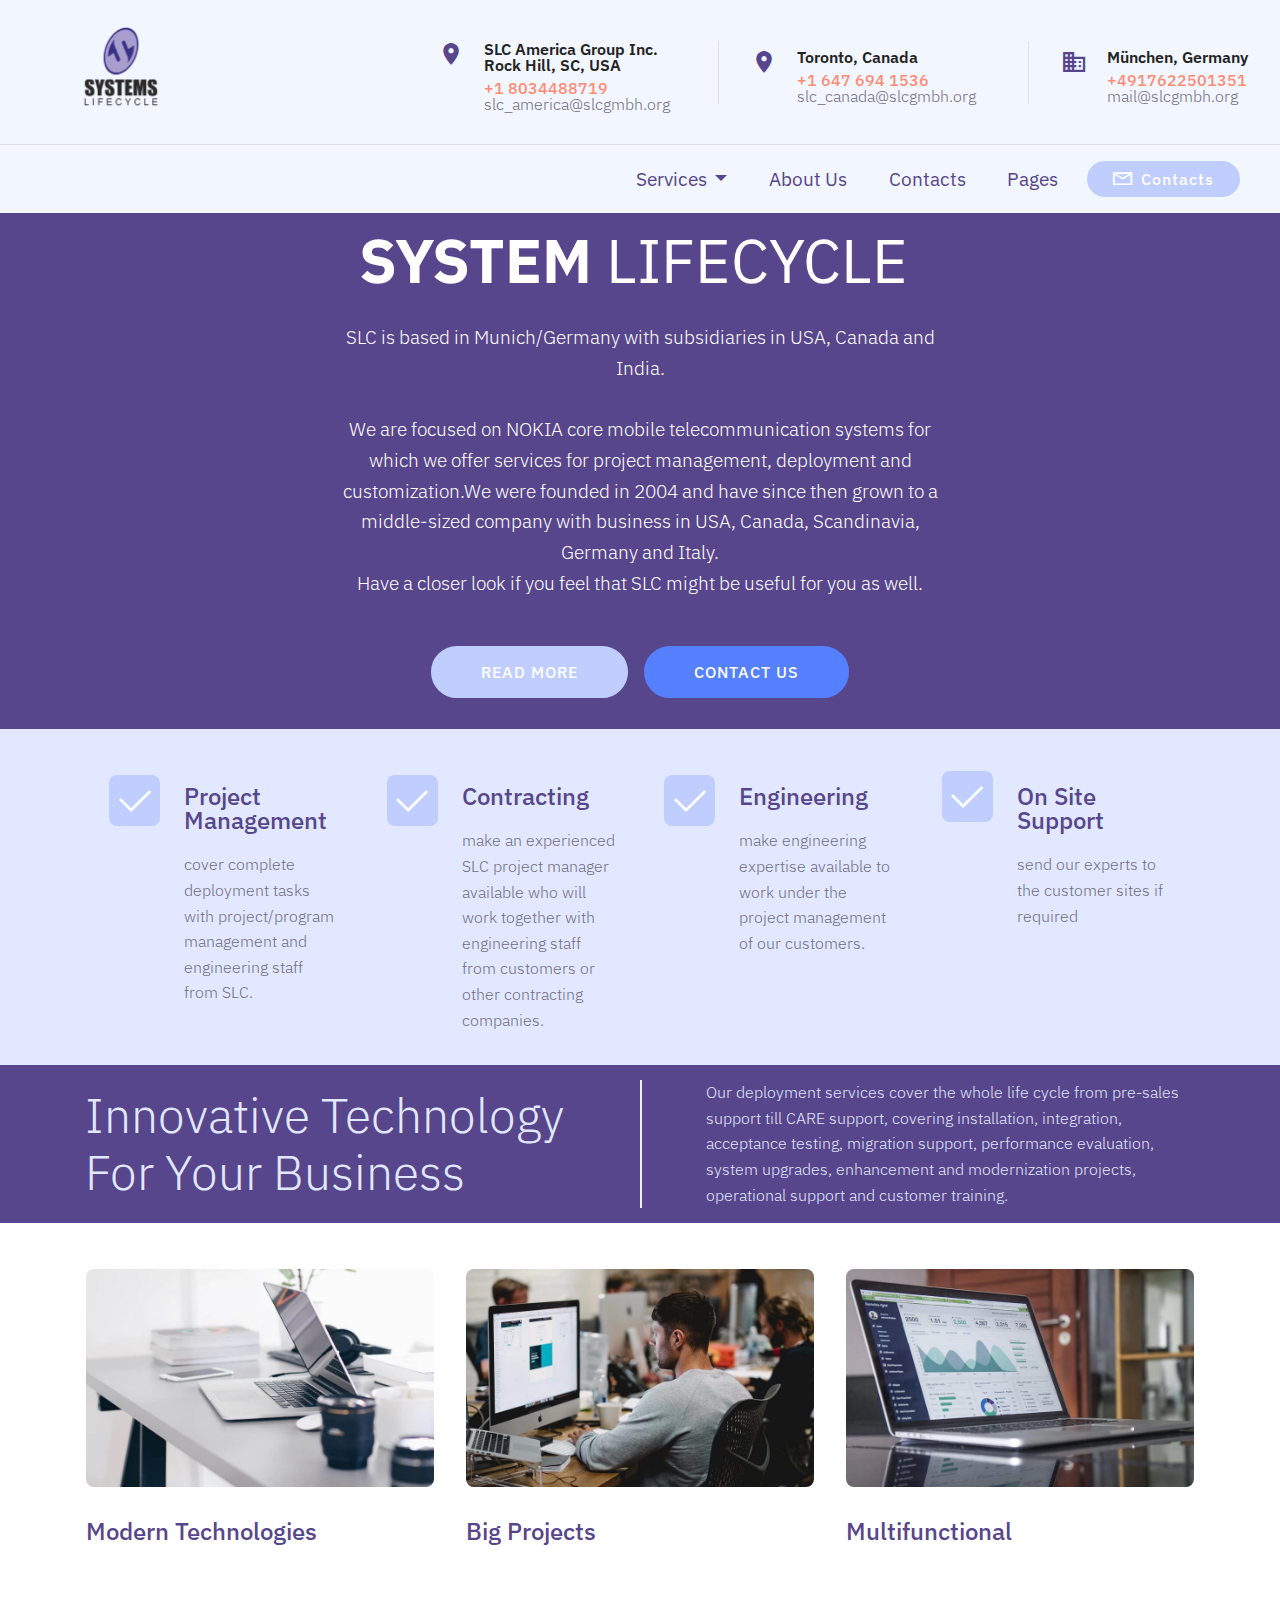
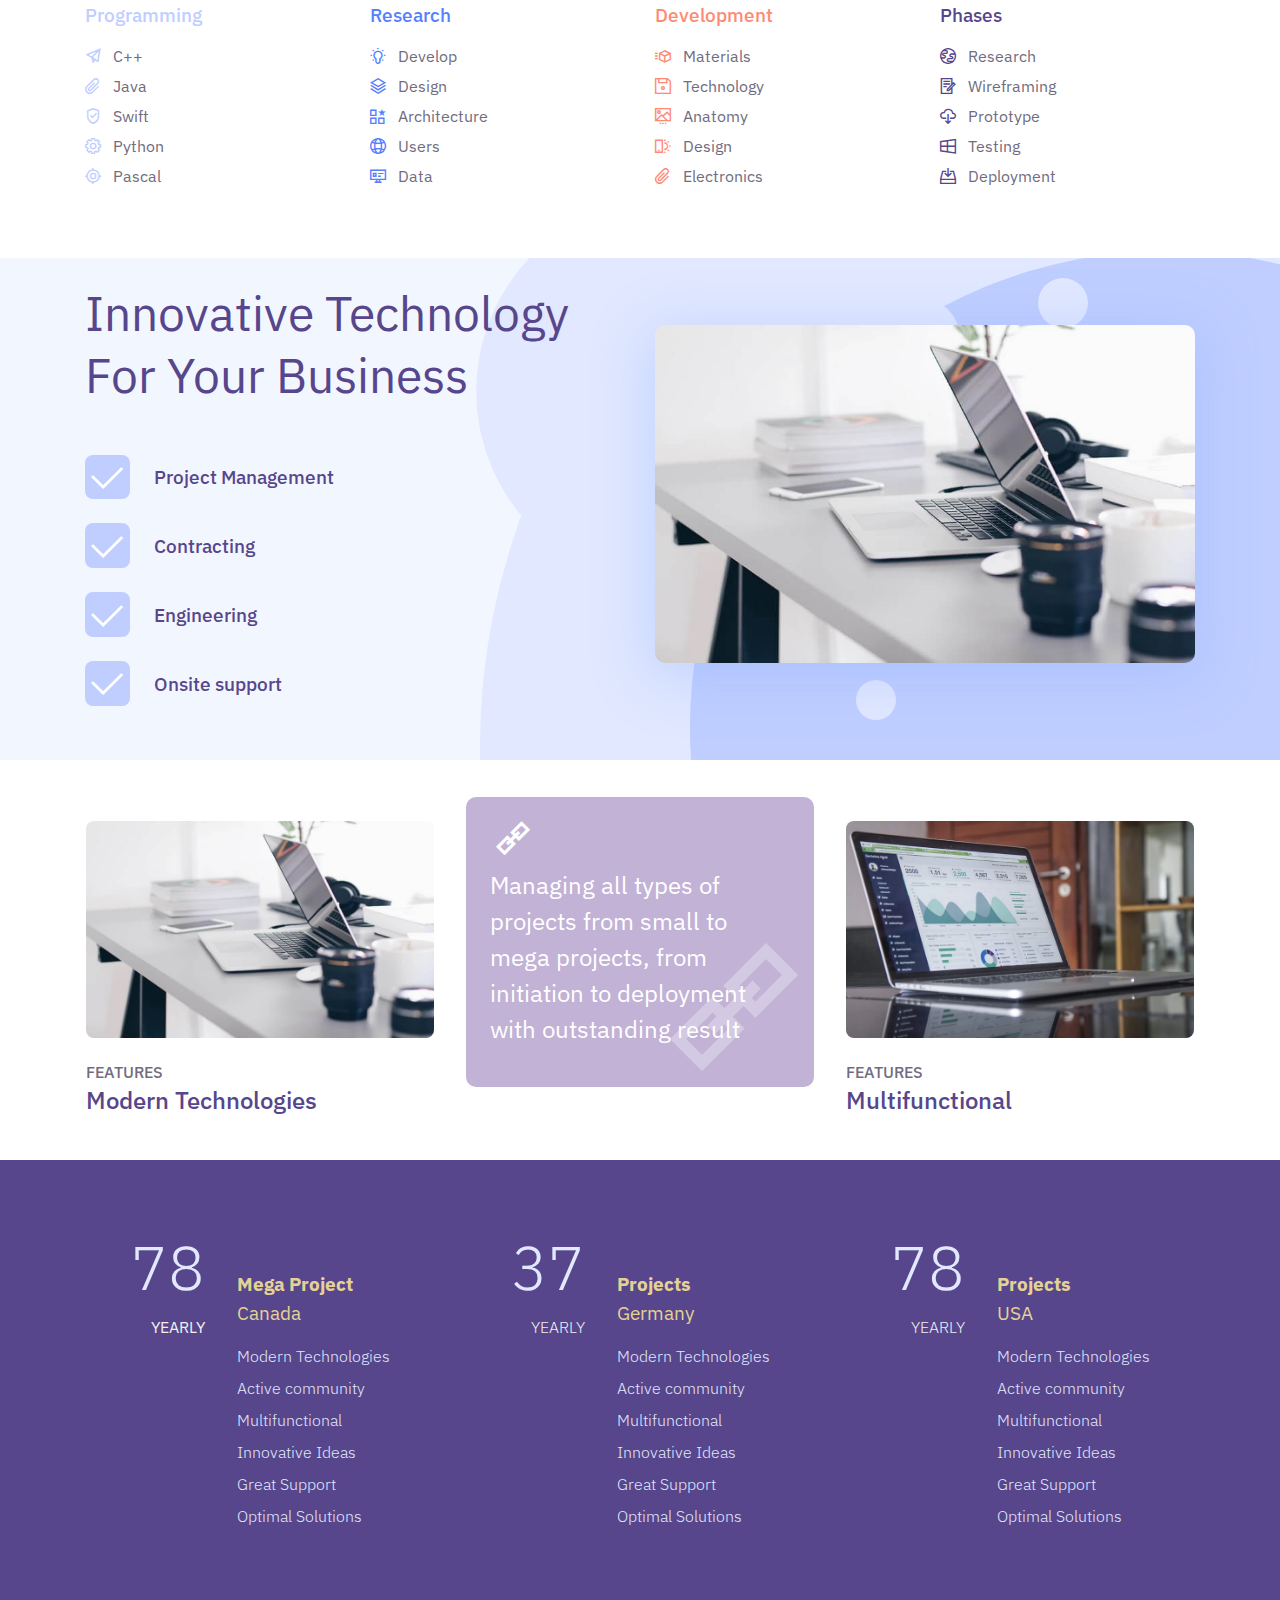
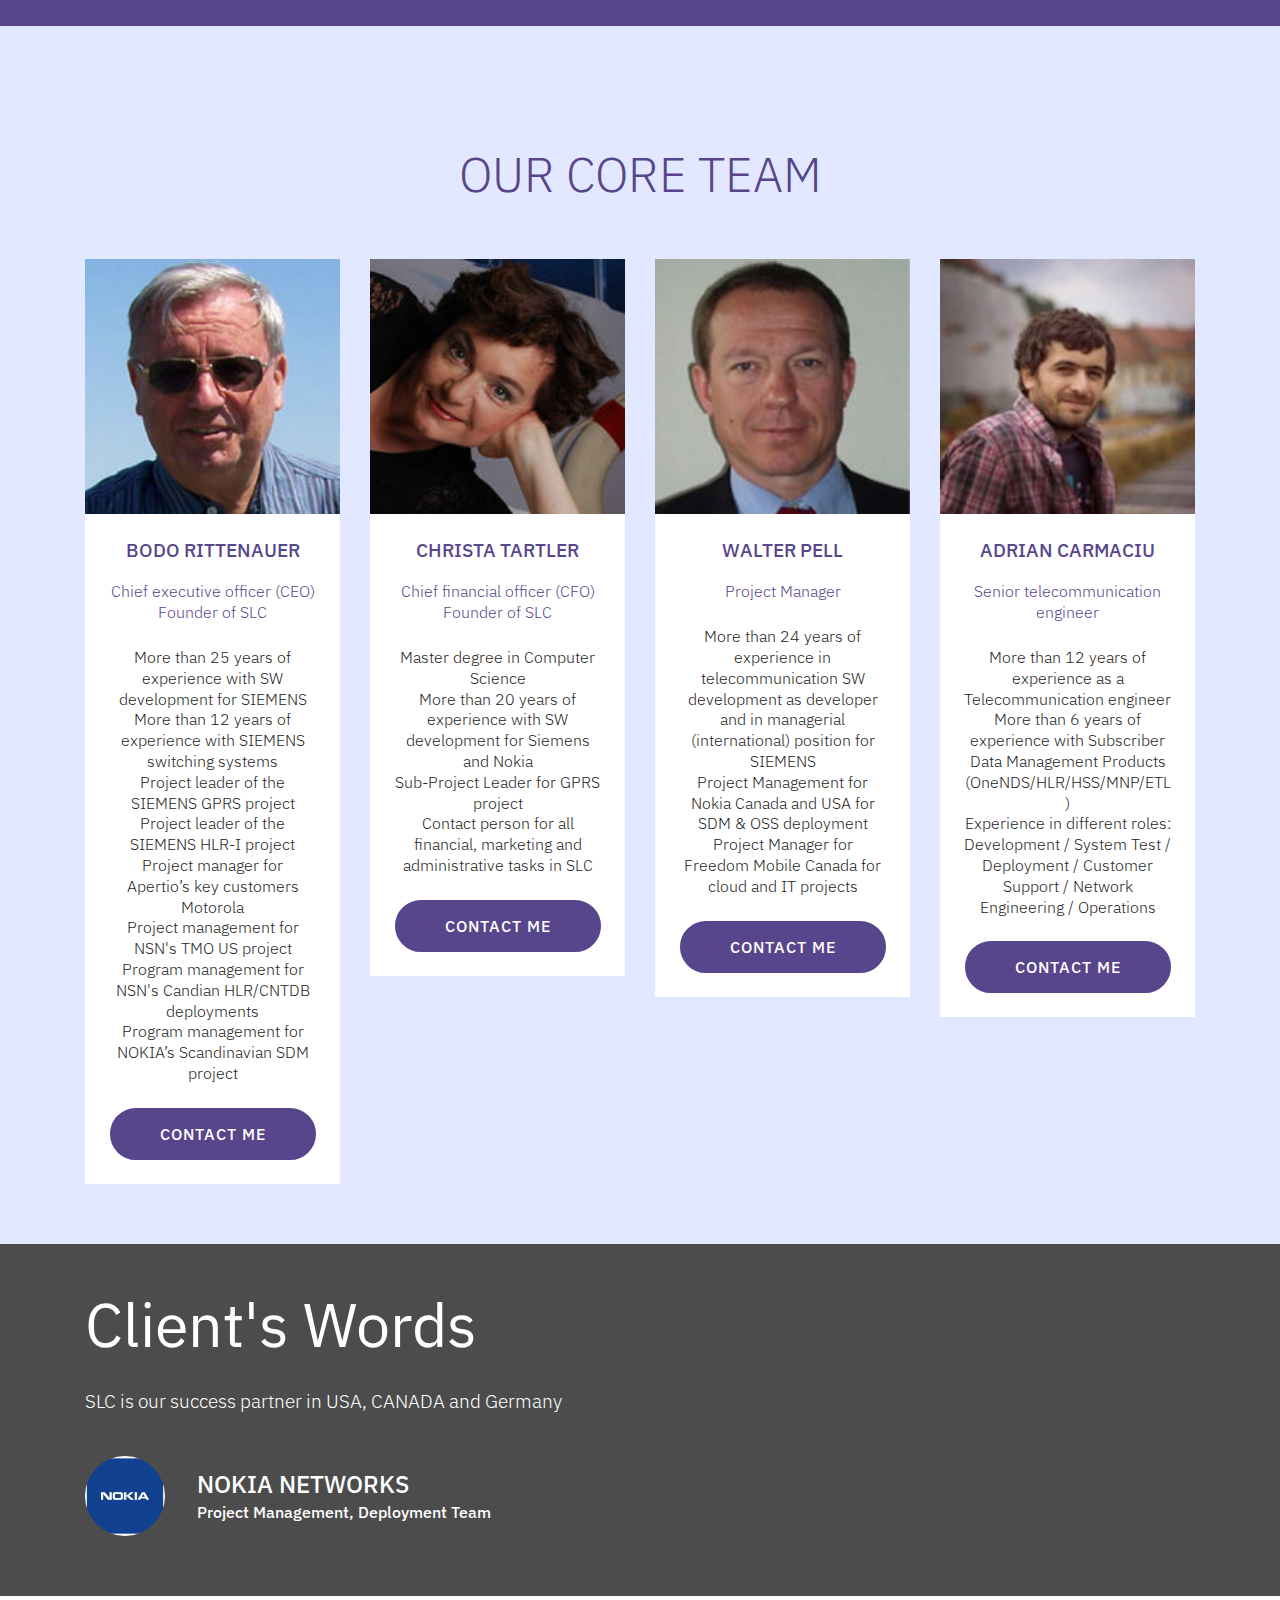
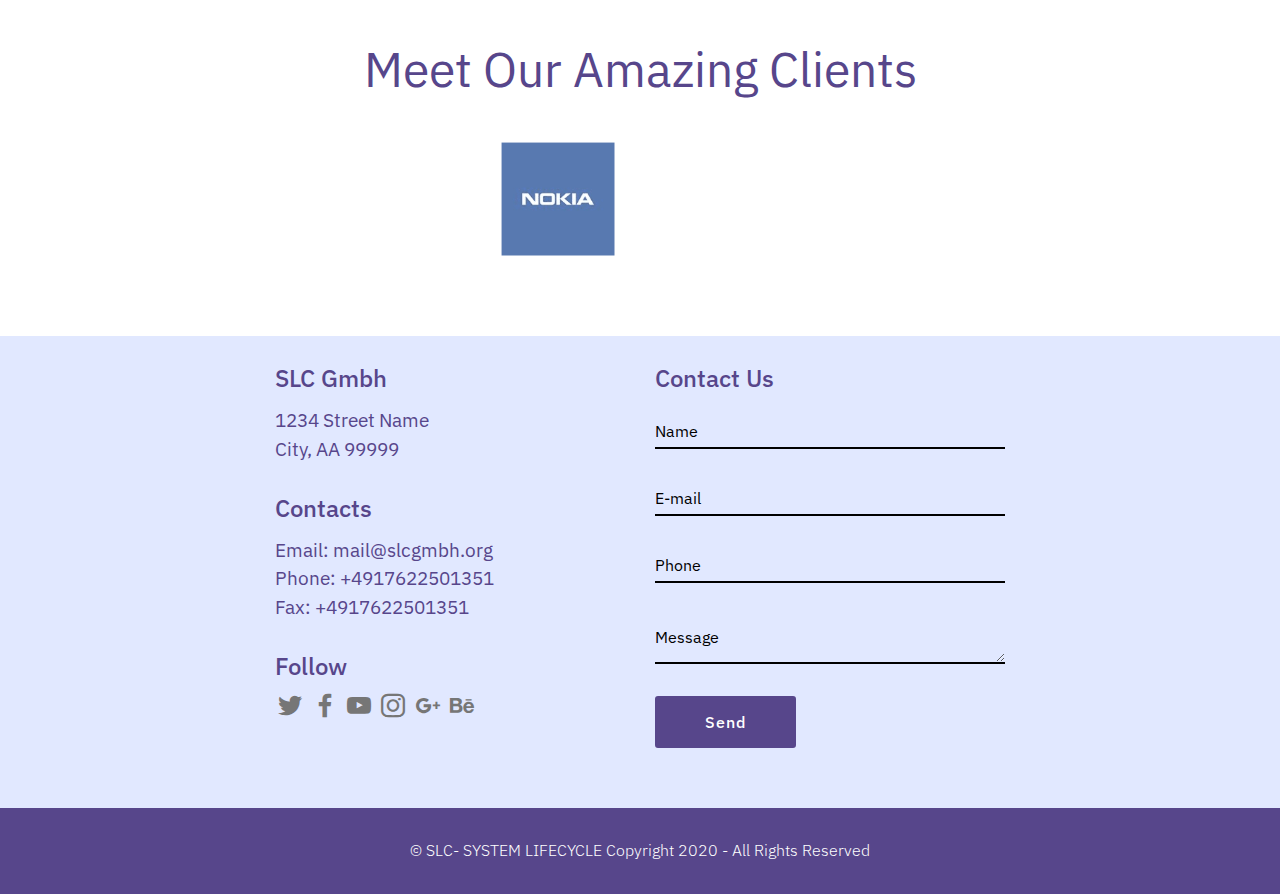
<file: index.html>
<!DOCTYPE html>
<html  >
<head>
  
  <meta charset="UTF-8">
  <meta http-equiv="X-UA-Compatible" content="IE=edge">
  
  <meta name="viewport" content="width=device-width, initial-scale=1, minimum-scale=1">
  <link rel="shortcut icon" href="assets/images/slc-logo-262x257.png" type="image/x-icon">
  <meta name="description" content="">
  
  
  <title>Home</title>
  <link rel="stylesheet" href="assets/web/assets/mobirise-icons2/mobirise2.css">
  <link rel="stylesheet" href="assets/bootstrap-material-design-font/css/material.css">
  <link rel="stylesheet" href="assets/web/assets/mobirise-icons/mobirise-icons.css">
  <link rel="stylesheet" href="assets/tether/tether.min.css">
  <link rel="stylesheet" href="assets/bootstrap/css/bootstrap.min.css">
  <link rel="stylesheet" href="assets/bootstrap/css/bootstrap-grid.min.css">
  <link rel="stylesheet" href="assets/bootstrap/css/bootstrap-reboot.min.css">
  <link rel="stylesheet" href="assets/dropdown/css/style.css">
  <link rel="stylesheet" href="assets/socicon/css/styles.css">
  <link rel="stylesheet" href="assets/theme/css/style.css">
  <link rel="stylesheet" href="assets/recaptcha.css">
  <link rel="preload" as="style" href="assets/mobirise/css/mbr-additional.css"><link rel="stylesheet" href="assets/mobirise/css/mbr-additional.css" type="text/css">
  
  
  
  

</head>
<body>
  
  <section class="menu cid-rx3Dmj9ihp" once="menu" id="menu06-a0">

    

    <nav class="navbar navbar-dropdown align-items-center navbar-fixed-top navbar-toggleable-sm">
        <div class="menu-content-top">
            <div class="menu-logo">
                <div class="navbar-brand">
                    <span class="navbar-logo">
                        <a href="http://www.slcgmbh.org/">
                            <img src="assets/images/slc-logo-262x257.png" alt="SLC" style="height: 8rem;">
                        </a>
                    </span>
                    
                </div>
            </div>
            <div class="menu-content-right">
                <div class="info-widget">
                    <span class="widget-icon mbr-iconfont mdi-communication-location-on" style="color: rgb(87, 70, 139); fill: rgb(87, 70, 139);"></span>
                    <div class="widget-content display-4">
                        <p class="widget-title mbr-fonts-style display-4">SLC America Group Inc.
<br>Rock Hill, SC, USA<br></p>
                        <p class="widget-text mbr-fonts-style display-4"><a href="tel:+1 8034488719" class="text-primary">+1 8034488719</a><br>slc_america@slcgmbh.org<br></p>
                    </div>
                </div>
                <div class="info-widget">
                    <span class="widget-icon mbr-iconfont mdi-communication-location-on" style="color: rgb(87, 70, 139); fill: rgb(87, 70, 139);"></span>
                    <div class="widget-content display-4">
                        <p class="widget-title mbr-fonts-style display-4">Toronto, Canada</p>
                        <p class="widget-text mbr-fonts-style display-4"><a href="tel:+1 647 694 1536" class="text-primary">+1 647 694 1536</a><br>slc_canada@slcgmbh.org&nbsp;<br></p>
                    </div>
                </div>
                <div class="info-widget">
                    <span class="widget-icon mbr-iconfont mdi-communication-business" style="color: rgb(87, 70, 139); fill: rgb(87, 70, 139);"></span>
                    <div class="widget-content mbr-fonts-style">
                        <p class="widget-title display-4">München, Germany</p>
                        <p class="widget-text mbr-fonts-style display-4"><a href="tel:+4917622501351" class="text-primary">+4917622501351</a><br>mail@slcgmbh.org&nbsp;<br></p>
                    </div>
                </div>
            </div>
        </div>
        <div class="menu-bottom">
            <div class="collapse navbar-collapse" id="navbarSupportedContent">
                <ul class="navbar-nav nav-dropdown js-float-line" data-app-modern-menu="true"><li class="nav-item dropdown">
                        <a class="nav-link link mbr-black text-info dropdown-toggle display-7" href="#" data-toggle="dropdown-submenu" aria-expanded="false">
                            Services
                        </a><div class="dropdown-menu"><a class="mbr-black text-info dropdown-item display-7" href="#" aria-expanded="true">Project Management</a><a class="mbr-black text-info dropdown-item display-7" href="#" aria-expanded="true">Contracting</a><a class="mbr-black text-info dropdown-item display-7" href="#" aria-expanded="true">Engineering</a><a class="mbr-black text-info dropdown-item display-7" href="#" aria-expanded="true">Onsite support</a></div>
                    </li>
                    <li class="nav-item">
                        <a class="nav-link link mbr-black text-info display-7" href="#">
                            About Us
                        </a>
                    </li>
                    <li class="nav-item">
                        <a class="nav-link link mbr-black text-info display-7" href="#">
                            Contacts
                        </a>
                    </li>
                    <li class="nav-item">
                        <a class="nav-link link mbr-black text-info display-7" href="#">
                            Pages
                        </a>
                    </li></ul>
                <div class="navbar-buttons mbr-section-btn"><a class="btn btn-sm btn-success display-4" href="#"><span class="mobi-mbri mobi-mbri-letter mbr-iconfont mbr-iconfont-btn"></span>
                        Сontacts</a></div>
            </div>
            <button class="navbar-toggler " type="button" data-toggle="collapse" data-target="#navbarSupportedContent" aria-controls="navbarSupportedContent" aria-expanded="false" aria-label="Toggle navigation">
                <div class="hamburger">
                    <span></span>
                    <span></span>
                    <span></span>
                    <span></span>
                </div>
            </button>
        </div>
    </nav>
</section>

<section class="cid-rleMsGxdOA" id="header02-5q">

    

    

    <div class="container align-center">
        <div class="row justify-content-md-start justify-content-md-center">
            <div class="mbr-white col-md-12 col-lg-7">
                <h1 class="mbr-section-title mbr-regular pb-3 align-left mbr-fonts-style display-1"><strong>SYSTEM </strong>LIFECYCLE&nbsp;</h1>
                
                <p class="mbr-text mbr-light pb-3 align-left mbr-fonts-style display-7">SLC is based in Munich/Germany with subsidiaries in USA, Canada and India.
<br>
<br>We are focused on NOKIA core mobile telecommunication systems for which we offer services for project management, deployment and customization.We were founded in 2004 and have since then grown to a middle-sized company with business in USA, Canada, Scandinavia, Germany and Italy.
<br>Have a closer look if you feel that SLC might be useful for you as well.<br></p>
                <div class="align-left mbr-section-btn"><a class="btn btn-md btn-success display-4" href="#">READ MORE</a>
                    <a class="btn btn-md btn-secondary display-4" href="mailto:mail@slcgmbh.org">CONTACT US</a></div>
            </div>
        </div>
    </div>
    
</section>

<section class="features1 cid-rx3DuVTvT8" id="features04-a2">

    

    
    <div class="container">
        <div class="media-container-row">

            <div class="card cardcolor p-3 col-12 col-md-8 col-lg-3">
                <div class="card-img pt-2">
                    <span class="mbr-iconfont img1 mobi-mbri-success mobi-mbri" style="color: rgb(87, 70, 139); fill: rgb(87, 70, 139);"></span>
                </div>
                <div class="card-box">
                    <h4 class="card-title py-2 align-left mbr-fonts-style display-5">Project Management</h4>
                    <p class="mbr-text align-left mbr-fonts-style display-4">
                        cover complete deployment tasks with project/program management and engineering staff from SLC.</p>
                </div>
            </div>

            <div class="card cardcolor p-3 col-12 col-md-8 col-lg-3">
                <div class="card-img pt-2">
                    <span class="mbr-iconfont img1 mobi-mbri-success mobi-mbri"></span>
                </div>
                <div class="card-box">
                    <h4 class="card-title py-2 align-left mbr-fonts-style display-5">Contracting</h4>
                    <p class="mbr-text align-left mbr-fonts-style display-4">
                        make an experienced SLC project manager available who will work together with engineering staff from customers or other contracting companies.
                    </p>
                </div>
            </div>

            <div class="card cardcolor p-3 col-12 col-md-8 col-lg-3">
                <div class="card-img pt-2">
                    <span class="mbr-iconfont img1 mobi-mbri-success mobi-mbri"></span>
                </div>
                <div class="card-box">
                    <h4 class="card-title py-2 align-left mbr-fonts-style display-5">

                        Engineering</h4>
                    <p class="mbr-text align-left mbr-fonts-style display-4">
                        make engineering expertise available to work under the project management of our customers.
                    </p>
                </div>
            </div>

            <div class="card cardcolor p-3 col-12 col-md-8 col-lg-3">
                <div class="card-img pt-1">
                    <span class="mbr-iconfont img1 mobi-mbri-success mobi-mbri"></span>
                </div>
                <div class="card-box">
                    <h4 class="card-title py-2 align-left mbr-fonts-style display-5">On Site Support</h4>
                    <p class="mbr-text align-left mbr-fonts-style display-4">
                        send our experts to the customer sites if required
                    </p>
                </div>
            </div>

        </div>

        


    </div>

</section>

<section class="header4 cid-rlqFCvwlj5" id="content06-9h">

    

    

    <div class="container">
        <div class="row">

            <div class="col-md-12 col-lg-6 align-left">
                <h1 class="mbr-section-title align-left mbr-white mbr-fonts-style display-2">Innovative Technology
                    For Your Business</h1>
            </div>


            <div class="col-md-12 col-lg-6 block-border align-left">
                <p class="mbr-text align-left mbr-fonts-style display-4">
                    Our deployment services cover the whole life cycle from pre-sales support till CARE support, covering installation, integration, acceptance testing, migration support, performance evaluation, system upgrades, enhancement and modernization projects, operational support and customer training.<br></p>

            </div>



        </div>
    </div>
</section>

<section class="features2 cid-rlf7zVPuy8" id="features012-7s">

    

    

    <div class="container">
        

        <div class="row justify-content-center">
            <div class="card p-3 col-12 col-md-6 col-lg-4">
                <div class="card-wrapper">
                    <div class="card-img">
                        <img src="assets/images/03.jpg" alt="">
                    </div>
                    <div class="card-box align-left">
                        <h4 class="card-title align-left pb-3 mbr-fonts-style display-5">Modern Technologies</h4>
                        

                        

                    </div>
                </div>
            </div>

            <div class="card p-3 col-12 col-md-6 col-lg-4">
                <div class="card-wrapper">
                    <div class="card-img">
                        <img src="assets/images/04.jpg" alt="">
                    </div>
                    <div class="card-box align-left">
                        <h4 class="card-title pb-3 align-left mbr-fonts-style display-5">Big Projects</h4>
                        

                        
                    </div>
                </div>
            </div>

            <div class="card p-3 col-12 col-md-6 col-lg-4">
                <div class="card-wrapper">
                    <div class="card-img">
                        <img src="assets/images/07.jpg" alt="">
                    </div>
                    <div class="card-box align-left">
                        <h4 class="card-title align-left pb-3 mbr-fonts-style display-5">
                            Multifunctional
                        </h4>
                        

                        
                    </div>
                </div>
            </div>

            
        </div>
    </div>
</section>

<section class="cid-rlfa6AcanJ" id="content04-7v">

    

    

    <div class="container">
        <div class="row justify-content-center">
            
            
            
            <div class="col-6 col-md-3 col-lg-3 md-pb">
                
                <h3 class="col-title1 mbr-semibold pb-3 mbr-fonts-style display-7">Programming</h3>
                <ul class="list">
                    
                <li class="item-wrap align-left">
                        <span class="mbr-iconfont mobi-mbri-paper-plane mobi-mbri" style="color: rgb(191, 206, 255); fill: rgb(191, 206, 255);"></span>
                        <h4 class="item1 mbr-regular mbr-fonts-style display-4">C++</h4>
                    </li><li class="item-wrap">
                        <span class="mbr-iconfont mobi-mbri-paperclip mobi-mbri" style="color: rgb(191, 206, 255); fill: rgb(191, 206, 255);"></span>
                        <h4 class="item1 mbr-regular mbr-fonts-style display-4">Java</h4>
                    </li><li class="item-wrap">
                        <span class="mbr-iconfont mobi-mbri-protect mobi-mbri" style="color: rgb(191, 206, 255); fill: rgb(191, 206, 255);"></span>
                        <h4 class="item1 mbr-regular mbr-fonts-style display-4">Swift</h4>
                    </li><li class="item-wrap">
                        <span class="mbr-iconfont mobi-mbri-setting mobi-mbri" style="color: rgb(191, 206, 255); fill: rgb(191, 206, 255);"></span>
                        <h4 class="item1 mbr-regular mbr-fonts-style display-4">Python</h4>
                    </li><li class="item-wrap">
                        <span class="mbr-iconfont mobi-mbri-target mobi-mbri" style="color: rgb(191, 206, 255); fill: rgb(191, 206, 255);"></span>
                        <h4 class="item1 mbr-regular mbr-fonts-style display-4">Pascal</h4>
                    </li></ul>
         
            </div>
            
             <div class="col-6 col-md-3 col-lg-3 md-pb">
                
                <h3 class="col-title2 mbr-semibold pb-3 mbr-fonts-style display-7">Research</h3>
                <ul class="list">
                    
                <li class="item-wrap">
                        <span class="mbr-iconfont mobi-mbri-idea mobi-mbri" style="color: rgb(85, 128, 255); fill: rgb(85, 128, 255);"></span>
                        <h4 class="item2 mbr-regular mbr-fonts-style display-4">Develop</h4>
                    </li><li class="item-wrap">
                        <span class="mbr-iconfont mobi-mbri-layers mobi-mbri" style="color: rgb(85, 128, 255); fill: rgb(85, 128, 255);"></span>
                        <h4 class="item2 mbr-regular mbr-fonts-style display-4">Design</h4>
                    </li><li class="item-wrap">
                        <span class="mbr-iconfont mobi-mbri-features mobi-mbri" style="color: rgb(85, 128, 255); fill: rgb(85, 128, 255);"></span>
                        <h4 class="item2 mbr-regular mbr-fonts-style display-4">Architecture</h4>
                    </li><li class="item-wrap">
                        <span class="mbr-iconfont mobi-mbri-globe-2 mobi-mbri" style="color: rgb(85, 128, 255); fill: rgb(85, 128, 255);"></span>
                        <h4 class="item2 mbr-regular mbr-fonts-style display-4">Users</h4>
                    </li><li class="item-wrap">
                        <span class="mbr-iconfont mobi-mbri-sites mobi-mbri" style="color: rgb(85, 128, 255); fill: rgb(85, 128, 255);"></span>
                        <h4 class="item2 mbr-regular mbr-fonts-style display-4">Data</h4>
                    </li></ul>
         
            </div>
            
            
              <div class="col-6 col-md-3 col-lg-3">
                
                <h3 class="col-title3 mbr-semibold pb-3 mbr-fonts-style display-7">Development
</h3>
                <ul class="list">
                    
                <li class="item-wrap">
                        <span class="mbr-iconfont mobi-mbri-delivery mobi-mbri" style="color: rgb(255, 138, 115); fill: rgb(255, 138, 115);"></span>
                        <h4 class="item3 mbr-regular mbr-fonts-style display-4">Materials</h4>
                    </li><li class="item-wrap">
                        <span class="mbr-iconfont mobi-mbri-save mobi-mbri" style="color: rgb(255, 138, 115); fill: rgb(255, 138, 115);"></span>
                        <h4 class="item3 mbr-regular mbr-fonts-style display-4">Technology</h4>
                    </li><li class="item-wrap">
                        <span class="mbr-iconfont mobi-mbri-image-slider mobi-mbri" style="color: rgb(255, 138, 115); fill: rgb(255, 138, 115);"></span>
                        <h4 class="item3 mbr-regular mbr-fonts-style display-4">Anatomy</h4>
                    </li><li class="item-wrap">
                        <span class="mbr-iconfont mobi-mbri-mobirise mobi-mbri" style="color: rgb(255, 138, 115); fill: rgb(255, 138, 115);"></span>
                        <h4 class="item3 mbr-regular mbr-fonts-style display-4">Design</h4>
                    </li><li class="item-wrap">
                        <span class="mbr-iconfont mobi-mbri-paperclip mobi-mbri" style="color: rgb(255, 138, 115); fill: rgb(255, 138, 115);"></span>
                        <h4 class="item3 mbr-regular mbr-fonts-style display-4">Electronics</h4>
                    </li></ul>
         
            </div>
                
         <div class="col-6 col-md-3 col-lg-3">
                
                <h3 class="col-title4 mbr-semibold pb-3 mbr-fonts-style display-7">Phases</h3>
                <ul class="list">
                    
                <li class="item-wrap">
                        <span class="mbr-iconfont mobi-mbri-globe mobi-mbri" style="color: rgb(87, 70, 139); fill: rgb(87, 70, 139);"></span>
                        <h4 class="item4 mbr-regular mbr-fonts-style display-4">Research</h4>
                    </li><li class="item-wrap">
                        <span class="mbr-iconfont mobi-mbri-contact-form mobi-mbri" style="color: rgb(87, 70, 139); fill: rgb(87, 70, 139);"></span>
                        <h4 class="item4 mbr-regular mbr-fonts-style display-4">Wireframing</h4>
                    </li><li class="item-wrap">
                        <span class="mbr-iconfont mobi-mbri-download-2 mobi-mbri" style="color: rgb(87, 70, 139); fill: rgb(87, 70, 139);"></span>
                        <h4 class="item4 mbr-regular mbr-fonts-style display-4">Prototype</h4>
                    </li><li class="item-wrap">
                        <span class="mbr-iconfont mobi-mbri-windows mobi-mbri" style="color: rgb(87, 70, 139); fill: rgb(87, 70, 139);"></span>
                        <h4 class="item4 mbr-regular mbr-fonts-style display-4">Testing</h4>
                    </li><li class="item-wrap">
                        <span class="mbr-iconfont mobi-mbri-to-local-drive mobi-mbri" style="color: rgb(87, 70, 139); fill: rgb(87, 70, 139);"></span>
                        <h4 class="item4 mbr-regular mbr-fonts-style display-4">Deployment</h4>
                    </li></ul>
         
            </div>
            
            
            
        </div>
    </div>
</section>

<section class="features1 cid-rlfacfJhYr" id="features010-7x">

    

    

    <svg class="svg1" xmlns="http://www.w3.org/2000/svg" xmlns:xlink="http://www.w3.org/1999/xlink" width="1380px" height="810px" viewBox="0 0  1380 810" preserveAspectRatio="xMidYMid meet">
        <rect id="svgEditorBackground" x="0" y="0" width="1380" height="810" style="fill: none; stroke: none;"></rect>
        <circle id="e1_circle" cx="309" cy="433" style="fill:aqua;stroke:black;stroke-width:0px;" r="149.486"></circle>
        <circle id="e3_circle" cx="679" cy="707" style="fill: aqua; stroke-width: 0px;stroke:black;" r="516.715">
        </circle>
        <circle id="e4_circle" cx="759" cy="261" style="fill:aqua;stroke:black;stroke-width:0px;" r="132.2459829258">
        </circle>
        <circle id="e5_circle" cx="1054" cy="462" style="fill:aqua;stroke:black;stroke-width:0px;" r="139.413"></circle>
        <circle id="e6_circle" cx="691" cy="692" style="fill:khaki;stroke:black;stroke-width:0px;" r="367.214"></circle>
    </svg>

    <div class="round round1"></div>
    <div class="round round2 rev"></div>
    <div class="round round3"></div>

    <div class="container">

        <div class="row justify-content-center">

            <div class="col-12 col-md-12 col-lg-6">



                <div class="item">
                    <h2 class="title align-left mbr-regular pb-3 mbr-fonts-style display-2">Innovative Technology<br> For Your Business</h2>
                </div>

                <div class="item">
                    <div class="card-img">
                        <span class="mbr-iconfont img1 mobi-mbri-success mobi-mbri"></span>
                    </div>
                    <div class="card-box">
                        <h4 class="card-title align-left mbr-fonts-style display-7">
                            Project Management</h4>

                    </div>
                </div>

                <div class="item">
                    <div class="card-img">
                        <span class="mbr-iconfont img1 mobi-mbri-success mobi-mbri"></span>
                    </div>
                    <div class="card-box">
                        <h4 class="card-title align-left mbr-fonts-style display-7">Contracting</h4>

                    </div>
                </div>

                <div class="item">
                    <div class="card-img">
                        <span class="mbr-iconfont img1 mobi-mbri-success mobi-mbri"></span>
                    </div>
                    <div class="card-box">
                        <h4 class="card-title align-left mbr-fonts-style display-7">

                            Engineering</h4>

                    </div>
                </div>

                <div class="item">
                    <div class="card-img">
                        <span class="mbr-iconfont img1 mobi-mbri-success mobi-mbri"></span>
                    </div>
                    <div class="card-box">
                        <h4 class="card-title align-left mbr-fonts-style display-7">Onsite support</h4>

                    </div>
                </div>
            </div>

            <div class="col-12 col-md-12 col-lg-6 m-auto align-center">
                <img src="assets/images/03.jpg" alt="">
            </div>



        </div>
    </div>

</section>

<section class="features2 cid-rlfaqpqGXZ" id="features015-7z">

    

    

    <div class="container">
        

        <div class="row justify-content-center">
            <div class="card p-3 col-12 col-md-8 col-lg-4">
                <div class="card-wrapper">
                    <div class="card-img">
                        <img src="assets/images/03.jpg" alt="">
                    </div>
                    <div class="card-box align-left">
                        <h3 class="card-subtitle mbr-semibold align-left pb-2 mbr-fonts-style display-4">
                            FEATURES</h3>
                        <h4 class="card-title align-left pb-3 mbr-fonts-style display-5">Modern Technologies</h4>
                        <p class="mbr-text align-left mbr-fonts-style display-4"></p>

                        

                    </div>
                </div>
            </div>

            <div class="card p-3 col-12 cards col-md-8 col-lg-4">
                <div class="card-wrapper cardcenter">
                    <span class="link-ico ico2 mbr-iconfont mobi-mbri-link mobi-mbri" style="color: rgb(255, 255, 255); fill: rgb(255, 255, 255);"></span>
                    <div class="align-left">
                        <span class="link-ico mbr-iconfont mobi-mbri-link mobi-mbri" style="color: rgb(255, 255, 255); fill: rgb(255, 255, 255); font-size: 34px;"></span>

                        <p class="text align-left pt-2 mbr-fonts-style display-5">Managing all types of projects from small to mega projects, from initiation to deployment with outstanding result</p>

                    </div>
                </div>
            </div>

            <div class="card p-3 col-12 col-md-8 col-lg-4">
                <div class="card-wrapper">
                    <div class="card-img">
                        <img src="assets/images/07.jpg" alt="">
                    </div>
                    <div class="card-box align-left">
                        <h3 class="card-subtitle mbr-semibold align-left pb-2 mbr-fonts-style display-4">
                            FEATURES</h3>
                        <h4 class="card-title align-left pb-3 mbr-fonts-style display-5">
                            Multifunctional
                        </h4>
                        <p class="mbr-text align-left mbr-fonts-style display-4"></p>

                        
                    </div>
                </div>
            </div>


        </div>
    </div>
</section>

<section class="features1 cid-rlfbvjNzpH" id="pricing-tables01-8a">

    

    
    <div class="container">
        <div class="row justify-content-center">

            <div class="card col-12 col-md-8 col-lg-4">
                <div class="card-img">
                    <h4 class="price align-right mbr-fonts-style display-1">
                        78</h4>
                    <p class="price-text align-right mbr-regular mbr-fonts-style pt-2 align-left display-4">YEARLY</p>
                </div>
                <div class="card-box">
                    <h4 class="card-title align-left mbr-regular mbr-fonts-style display-7"><strong>Mega Project&nbsp;</strong><br>Canada</h4>
                    <p class="mbr-text mbr-fonts-style align-left display-4">Modern Technologies<br>Active
                        community<br>Multifunctional<br>Innovative Ideas<br>Great Support<br>Optimal Solutions<br></p>
                    
                </div>
            </div>

            <div class="card col-12 col-md-8 col-lg-4">
                <div class="card-img">
                    <h4 class="price align-right mbr-fonts-style display-1">
                        37</h4>
                    <p class="price-text mbr-fonts-style pt-2 align-right display-4">YEARLY</p>
                </div>
                <div class="card-box">
                    <h4 class="card-title align-left mbr-regular mbr-fonts-style display-7"><strong>Projects</strong><br>Germany</h4>
                    <p class="mbr-text mbr-fonts-style align-left display-4">Modern Technologies
                        <br>Active community
                        <br>Multifunctional
                        <br>Innovative Ideas
                        <br>Great Support
                        <br>Optimal Solutions</p>
                    
                </div>
            </div>

            <div class="card col-12 col-md-8 col-lg-4">
                <div class="card-img">
                    <h4 class="price align-right mbr-fonts-style display-1">
                        78</h4>
                    <p class="price-text mbr-fonts-style pt-2 align-right display-4">YEARLY</p>
                </div>
                <div class="card-box">
                    <h4 class="card-title align-left mbr-regular mbr-fonts-style display-7"><strong>Projects</strong><br>USA</h4>
                    <p class="mbr-text mbr-fonts-style align-left display-4">Modern Technologies
                        <br>Active community
                        <br>Multifunctional
                        <br>Innovative Ideas
                        <br>Great Support
                        <br>Optimal Solutions</p>
                    
                </div>
            </div>

        </div>

    </div>

</section>

<section class="extTeams cid-sfCTQssTWc" id="extTeams13-e">

    

    
    <div class="container">
        <div class="row justify-content-center">
            <div class="col-12 main-heading pb-5">
                
                
                <h2 class="mbr-section-title main-title mbr-fonts-style align-center mbr-white display-2">OUR CORE TEAM</h2>
                
            </div>
            <div class="col-sm-6 team-card col-lg-3">
                <div class="card-wrap">
                    <div class="image-wrap">
                        <img src="assets/images/bodo-180x180.jpg" alt="">
                    </div>
                    <div class="content-wrap">
                        <h3 class="mbr-section-title card-title mbr-fonts-style align-center mbr-black display-7">BODO RITTENAUER
</h3>
                        <h3 class="mbr-section-subtitle mbr-fonts-style mbr-role align-center pt-2 display-4">Chief executive officer (CEO)
<div>Founder of SLC</div></h3>
                        <h3 class="mbr-section-subtitle mbr-fonts-style card-text align-center mbr-lighter pt-3 display-4">More than 25 years of experience with SW development for SIEMENS
<div>More than 12 years of experience with SIEMENS switching systems
</div><div>Project leader of the SIEMENS GPRS project
</div><div>Project leader of the SIEMENS HLR-I project
</div><div>Project manager for Apertio’s key customers Motorola
</div><div>Project management for NSN's TMO US project
</div><div>Program management for NSN's Candian HLR/CNTDB deployments
</div><div>Program management for NOKIA’s Scandinavian SDM project</div></h3>
                        <div class="mbr-section-btn card-btn align-center"><a class="btn btn-info display-4" href="mailto:bodo.rittenauer@slcgmbh.org">CONTACT ME</a></div>
                    </div>
                </div>
            </div>

            <div class="col-sm-6 team-card col-lg-3">
                <div class="card-wrap">
                    <div class="image-wrap">
                        <img src="assets/images/crista-180x180.jpg" alt="">
                    </div>
                    <div class="content-wrap">
                        <h3 class="mbr-section-title card-title mbr-fonts-style align-center mbr-black display-7">CHRISTA TARTLER
</h3>
                        <h3 class="mbr-section-subtitle mbr-fonts-style mbr-role align-center pt-2 display-4">Chief financial officer (CFO)
<div>Founder of SLC</div></h3>
                        <h3 class="mbr-section-subtitle mbr-fonts-style card-text align-center mbr-lighter pt-3 display-4">Master degree in Computer Science
<div>More than 20 years of experience with SW development for Siemens and Nokia
</div><div>Sub-Project Leader for GPRS project
</div><div>Contact person for all financial, marketing and administrative tasks in SLC</div></h3>
                        <div class="mbr-section-btn card-btn align-center"><a class="btn btn-info display-4" href="mailto:CHRISTA.TARTLER@slcgmbh.org">CONTACT ME</a></div>
                    </div>
                </div>
            </div>

            <div class="col-sm-6 team-card col-lg-3 last-row-card">
                <div class="card-wrap">
                    <div class="image-wrap">
                        <img src="assets/images/walter-180x180.jpg" alt="">
                    </div>
                    <div class="content-wrap">
                        <h3 class="mbr-section-title card-title mbr-fonts-style align-center mbr-black display-7">WALTER PELL
</h3>
                        <h3 class="mbr-section-subtitle mbr-fonts-style mbr-role align-center pt-2 display-4">
                            Project Manager</h3>
                        <h3 class="mbr-section-subtitle mbr-fonts-style card-text align-center mbr-lighter pt-3 display-4">More than 24 years of experience in telecommunication SW development as developer and in managerial (international) position for SIEMENS
<div>Project Management for Nokia Canada and USA for SDM &amp; OSS deployment
</div><div>Project Manager for Freedom Mobile Canada for cloud and IT projects</div></h3>
                        <div class="mbr-section-btn card-btn align-center"><a class="btn btn-info display-4" href="mailto:walter.pell@slcgmbh.org">CONTACT ME</a></div>
                    </div>
                </div>
            </div>

            <div class="col-sm-6 team-card col-lg-3 last-row-card last-card">
                <div class="card-wrap">
                    <div class="image-wrap">
                        <img src="assets/images/adrian-180x180.jpg" alt="">
                    </div>
                    <div class="content-wrap">
                        <h3 class="mbr-section-title card-title mbr-fonts-style align-center mbr-black display-7">ADRIAN CARMACIU
</h3>
                        <h3 class="mbr-section-subtitle mbr-fonts-style mbr-role align-center pt-2 display-4">Senior telecommunication engineer</h3>
                        <h3 class="mbr-section-subtitle mbr-fonts-style card-text align-center mbr-lighter pt-3 display-4">More than 12 years of experience as a Telecommunication engineer
<div>More than 6 years of experience with Subscriber Data Management Products (OneNDS/HLR/HSS/MNP/ETL)
</div><div>Experience in different roles: Development / System Test / Deployment / Customer Support / Network Engineering / Operations</div></h3>
                        <div class="mbr-section-btn card-btn align-center"><a class="btn btn-info display-4" href="mailto:ADRIAN.CARMACIU@slcgmbh.org">CONTACT ME</a></div>
                    </div>
                </div>
            </div>

            

            
        </div>
    </div>
</section>

<section class="cid-rlfaMJWTpm mbr-parallax-background" id="testimonials02-87">

    

    <div class="mbr-overlay" style="opacity: 0.8; background-color: rgb(35, 35, 35);"></div>



    <div class="container">
        <div class="row">

            <div class="col-md-12 col-lg-6">
                <h1 class="mbr-section-title mbr-regular pb-3 align-left mbr-fonts-style display-1">Client's Words</h1>
                
                <p class="mbr-text mbr-light pb-4 align-left mbr-fonts-style display-7">SLC is our success partner in USA, CANADA and Germany&nbsp;</p>

                <div class="author-box">

                    <div class="img-box">
                        <img class="face" src="assets/images/aexfyho3qfhprblyhol2-1-160x160.png" alt="">
                    </div>

                    <div class="author mbr-m-auto">
                        <h3 class="mbr-semibold pb-2 mbr-fonts-style display-5">NOKIA NETWORKS</h3>
                        <h4 class="mbr-semibold mbr-fonts-style display-4">Project Management, Deployment Team</h4>
                    </div>
                </div>


            </div>



        </div>



    </div>

</section>

<section class="cid-rlfaBgFiaN" id="clients02-83">
    <!-- Block parameters controls (Blue "Gear" panel) -->
    
    <!-- End block parameters -->
    <div class="container images-container">
        <div class="row justify-content-center">


            <div class="col-md-12">

                <h1 class="mbr-section-title mbr-regular pb-3 align-center mbr-fonts-style display-2">Meet Our Amazing Clients</h1>
                
                
            </div>



            <div class="col-md-3 card">
                <a href="http://www.nokia.com"><img src="assets/images/aexfyho3qfhprblyhol2-170x170.png" alt=""></a>
            </div>
            
            
            
            
            
            
            
            
            
            
            




        </div>
    </div>
</section>

<section class="extFooter cid-sfCTzGTBwo" id="extContacts3-d">

    

    

    <div class="container">
        <div class="row content justify-content-center mbr-black">
            <div class="col-12 col-md-6 col-lg-4 first-column pb-3">
                <div class="address">
                    <h3 class="address-title mbr-fonts-style pb-2 display-5">SLC Gmbh</h3>
                    <p class="address-block mbr-fonts-style pb-3 display-7">
                        1234 Street Name<br>
                        City, AA 99999
                    </p>
                </div>
                <div class="contacts">
                    <h3 class="contacts-title mbr-fonts-style pb-2 display-5">
                        Contacts
                    </h3>
                    <p class="contacts-block mbr-fonts-style pb-3 display-7">
                        Email: mail@slcgmbh.org<br>
                        Phone: +4917622501351<br>
                        Fax: +4917622501351
                    </p>
                </div>
                <div class="social-list align-left">
                    <h3 class="follow-title mbr-fonts-style pb-2 display-5">
                        Follow
                    </h3>
                    <div class="soc-item">
                        <a href="http://www.slcgmbh.org/" target="_blank">
                            <span class="mbr-iconfont mbr-iconfont-social socicon-twitter socicon"></span>
                        </a>
                    </div>
                    <div class="soc-item">
                        <a href="http://www.slcgmbh.org/" target="_blank">
                            <span class="mbr-iconfont mbr-iconfont-social socicon-facebook socicon"></span>
                        </a>
                    </div>
                    <div class="soc-item">
                        <a href="http://www.slcgmbh.org/" target="_blank">
                            <span class="mbr-iconfont mbr-iconfont-social socicon-youtube socicon"></span>
                        </a>
                    </div>
                    <div class="soc-item">
                        <a href="http://www.slcgmbh.org/" target="_blank">
                            <span class="mbr-iconfont mbr-iconfont-social socicon-instagram socicon"></span>
                        </a>
                    </div>
                    <div class="soc-item">
                        <a href="http://www.slcgmbh.org/" target="_blank">
                            <span class="mbr-iconfont mbr-iconfont-social socicon-googleplus socicon"></span>
                        </a>
                    </div>
                    <div class="soc-item">
                        <a href="http://www.slcgmbh.org/" target="_blank">
                            <span class="mbr-iconfont mbr-iconfont-social socicon-behance socicon"></span>
                        </a>
                    </div>
                </div>
            </div>
            <div class="form-block col-sm-12 col-md-5 col-lg-4">
                <h3 class="form-title pb-3 mbr-fonts-style display-5">
                    Contact Us
                </h3>
                <div class="form-1" data-form-type="formoid">
                    <!---Formbuilder Form--->
                    <form action="https://mobirise.eu/" method="POST" class="mbr-form form-with-styler" data-form-title="My Mobirise Form"><input type="hidden" name="email" data-form-email="true" value="exwC6XZ1IK8d1BvCHaI+xDxGApC3qAbwNzqS+UfsEXAz/LN/YowdrkV8/XnyD2gRx3bHEVM2/OtYLII/ZrSOTWezJLh+HNfyprl+OwGMdbYb/BYE6/LHp+wCwvNHj3qD">
                        <div class="row">
                            <div hidden="hidden" data-form-alert="" class="alert alert-success col-12">Thanks for filling out the form!</div>
                            <div hidden="hidden" data-form-alert-danger="" class="alert alert-danger col-12">
                            </div>
                        </div>
                        <div class="dragArea row">
                            <div class="col-md-12 form-group" data-for="name">
                                <input type="text" name="name" placeholder="Name" data-form-field="Name" required="required" class="form-control display-7" id="name-extContacts3-d">
                            </div>
                            <div class="col-md-12 form-group" data-for="email">
                                <input type="text" name="email" placeholder="E-mail" data-form-field="E-mail" required="required" class="form-control display-7" id="email-extContacts3-d">
                            </div>
                            <div data-for="phone" class="col-md-12 form-group">
                                <input type="text" name="phone" placeholder="Phone" data-form-field="Phone" class="form-control display-7" id="phone-extContacts3-d">
                            </div>
                            <div data-for="message" class="col-md-12 form-group">
                                <textarea name="message" placeholder="Message" data-form-field="Message" class="form-control display-7" id="message-extContacts3-d"></textarea>
                            </div>
                            <div class="col-md-12 input-group-btn"><button type="submit" class="btn btn-form btn-info display-4" href="mailto:mail@slcgmbh.org">Send</button></div>
                        </div>
                    </form><!---Formbuilder Form--->
                </div>
            </div>
        </div>
    </div>
</section>

<section once="" class="cid-rlfau44JVQ" id="footer01-80">

    

    

    <div class="container">
        <div class="media-container-row align-center mbr-white">
            <div class="col-12">
                <p class="mbr-text mb-0 mbr-fonts-style display-4">
                    © SLC- SYSTEM LIFECYCLE Copyright 2020 - All Rights Reserved
                </p>
            </div>
        </div>
    </div>
</section>


<script src="assets/web/assets/jquery/jquery.min.js"></script>
  <script src="assets/popper/popper.min.js"></script>
  <script src="assets/tether/tether.min.js"></script>
  <script src="assets/bootstrap/js/bootstrap.min.js"></script>
  <script src="assets/smoothscroll/smooth-scroll.js"></script>
  <script src="assets/dropdown/js/nav-dropdown.js"></script>
  <script src="assets/dropdown/js/navbar-dropdown.js"></script>
  <script src="assets/touchswipe/jquery.touch-swipe.min.js"></script>
  <script src="assets/parallax/jarallax.min.js"></script>
  <script src="assets/theme/js/script.js"></script>
  <script src="assets/formoid.min.js"></script>
  
  
  

</body>
</html>
</file>
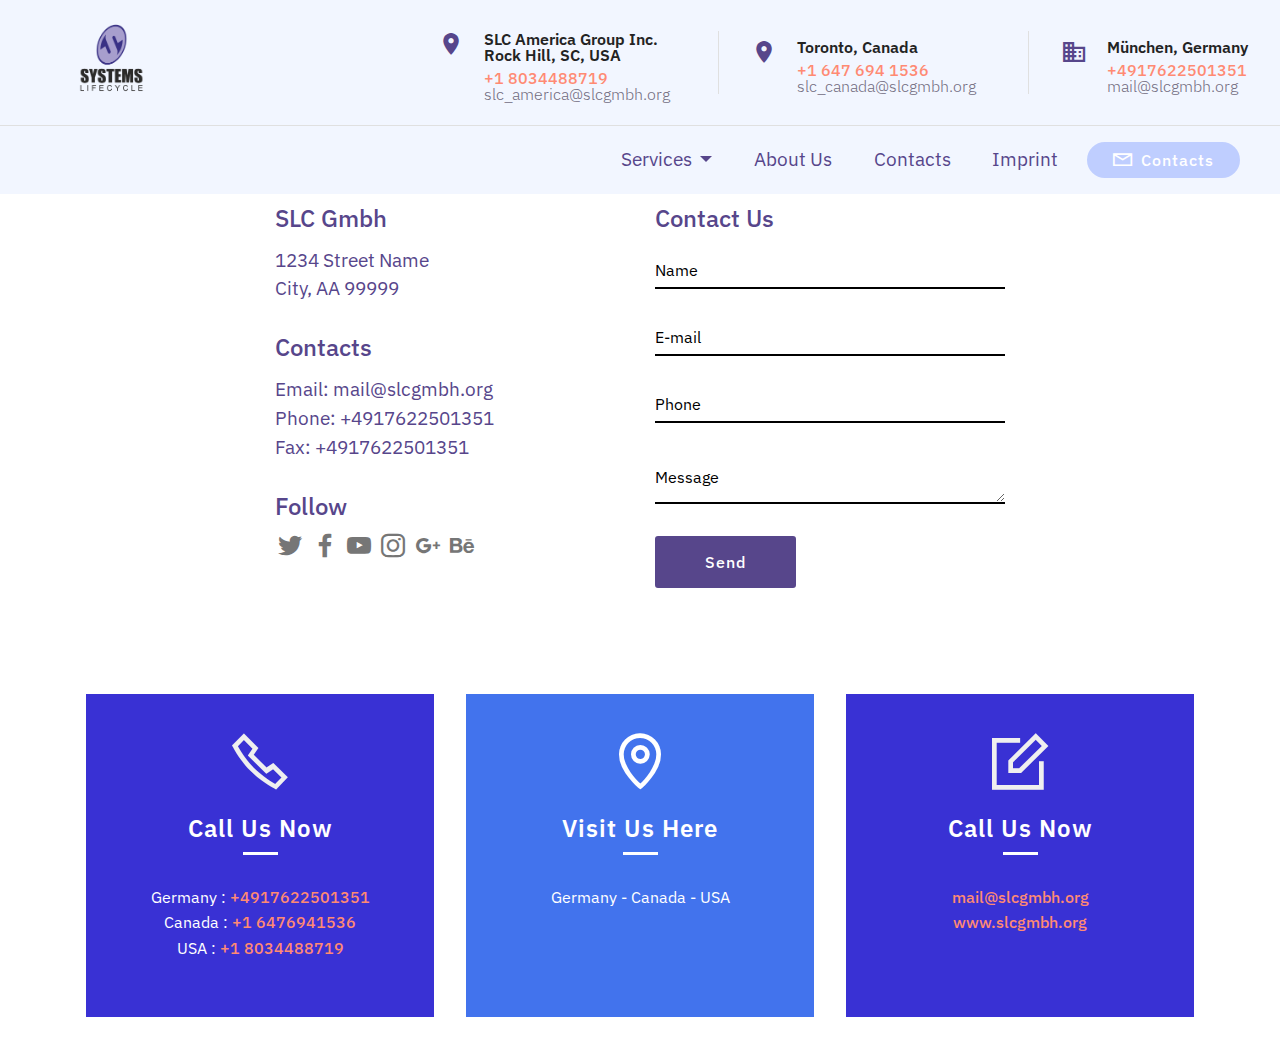
<file: page1.html>
<!DOCTYPE html>
<html  >
<head>
  
  <meta charset="UTF-8">
  <meta http-equiv="X-UA-Compatible" content="IE=edge">
  
  <meta name="viewport" content="width=device-width, initial-scale=1, minimum-scale=1">
  <link rel="shortcut icon" href="assets/images/slc-logo-262x257.png" type="image/x-icon">
  <meta name="description" content="">
  
  
  <title>contacts</title>
  <link rel="stylesheet" href="assets/web/assets/mobirise-icons2/mobirise2.css">
  <link rel="stylesheet" href="assets/bootstrap-material-design-font/css/material.css">
  <link rel="stylesheet" href="assets/tether/tether.min.css">
  <link rel="stylesheet" href="assets/bootstrap/css/bootstrap.min.css">
  <link rel="stylesheet" href="assets/bootstrap/css/bootstrap-grid.min.css">
  <link rel="stylesheet" href="assets/bootstrap/css/bootstrap-reboot.min.css">
  <link rel="stylesheet" href="assets/dropdown/css/style.css">
  <link rel="stylesheet" href="assets/socicon/css/styles.css">
  <link rel="stylesheet" href="assets/theme/css/style.css">
  <link rel="stylesheet" href="assets/recaptcha.css">
  <link rel="preload" as="style" href="assets/mobirise/css/mbr-additional.css"><link rel="stylesheet" href="assets/mobirise/css/mbr-additional.css" type="text/css">
  
  
  
  

</head>
<body>
  
  <section class="menu cid-rx3Dmj9ihp" once="menu" id="menu06-0">

    

    <nav class="navbar navbar-dropdown align-items-center navbar-fixed-top navbar-toggleable-sm">
        <div class="menu-content-top">
            <div class="menu-logo">
                <div class="navbar-brand">
                    <span class="navbar-logo">
                        <a href="http://www.slcgmbh.org/">
                            <img src="assets/images/slc-logo-262x257.png" alt="SLC" style="height: 6.8rem;">
                        </a>
                    </span>
                    
                </div>
            </div>
            <div class="menu-content-right">
                <div class="info-widget">
                    <span class="widget-icon mbr-iconfont mdi-communication-location-on" style="color: rgb(87, 70, 139); fill: rgb(87, 70, 139);"></span>
                    <div class="widget-content display-4">
                        <p class="widget-title mbr-fonts-style display-4">SLC America Group Inc.
<br>Rock Hill, SC, USA<br></p>
                        <p class="widget-text mbr-fonts-style display-4"><a href="tel:+1 8034488719" class="text-primary">+1 8034488719</a><br>slc_america@slcgmbh.org<br></p>
                    </div>
                </div>
                <div class="info-widget">
                    <span class="widget-icon mbr-iconfont mdi-communication-location-on" style="color: rgb(87, 70, 139); fill: rgb(87, 70, 139);"></span>
                    <div class="widget-content display-4">
                        <p class="widget-title mbr-fonts-style display-4">Toronto, Canada</p>
                        <p class="widget-text mbr-fonts-style display-4"><a href="tel:+1 647 694 1536" class="text-primary">+1 647 694 1536</a><br>slc_canada@slcgmbh.org&nbsp;<br></p>
                    </div>
                </div>
                <div class="info-widget">
                    <span class="widget-icon mbr-iconfont mdi-communication-business" style="color: rgb(87, 70, 139); fill: rgb(87, 70, 139);"></span>
                    <div class="widget-content mbr-fonts-style">
                        <p class="widget-title display-4">München, Germany</p>
                        <p class="widget-text mbr-fonts-style display-4"><a href="tel:+4917622501351" class="text-primary">+4917622501351</a><br>mail@slcgmbh.org&nbsp;<br></p>
                    </div>
                </div>
            </div>
        </div>
        <div class="menu-bottom">
            <div class="collapse navbar-collapse" id="navbarSupportedContent">
                <ul class="navbar-nav nav-dropdown js-float-line" data-app-modern-menu="true"><li class="nav-item dropdown">
                        <a class="nav-link link mbr-black text-info dropdown-toggle display-7" href="#" data-toggle="dropdown-submenu" aria-expanded="false">
                            Services
                        </a><div class="dropdown-menu"><a class="mbr-black text-info dropdown-item text-primary display-7" href="index.html#features04-a2" aria-expanded="false">Project Management</a><a class="mbr-black text-info dropdown-item text-primary display-7" href="index.html#features04-a2" aria-expanded="false">Contracting</a><a class="mbr-black text-info dropdown-item text-primary display-7" href="index.html#features04-a2" aria-expanded="false">Engineering</a><a class="mbr-black text-info dropdown-item text-primary display-7" href="index.html#features04-a2" aria-expanded="false">Onsite support</a></div>
                    </li>
                    <li class="nav-item">
                        <a class="nav-link link mbr-black text-info text-primary display-7" href="page2.html">
                            About Us
                        </a>
                    </li>
                    <li class="nav-item">
                        <a class="nav-link link mbr-black text-info text-primary display-7" href="page1.html">
                            Contacts
                        </a>
                    </li>
                    <li class="nav-item">
                        <a class="nav-link link mbr-black text-info text-primary display-7" href="page3.html">Imprint</a>
                    </li></ul>
                <div class="navbar-buttons mbr-section-btn"><a class="btn btn-sm btn-success display-4" href="mailto:mail@slcgmbh.org"><span class="mobi-mbri mobi-mbri-letter mbr-iconfont mbr-iconfont-btn"></span>
                        Сontacts</a></div>
            </div>
            <button class="navbar-toggler " type="button" data-toggle="collapse" data-target="#navbarSupportedContent" aria-controls="navbarSupportedContent" aria-expanded="false" aria-label="Toggle navigation">
                <div class="hamburger">
                    <span></span>
                    <span></span>
                    <span></span>
                    <span></span>
                </div>
            </button>
        </div>
    </nav>
</section>

<section once="" class="cid-rlfau44JVQ" id="footer01-1">

    

    

    <div class="container">
        <div class="media-container-row align-center mbr-white">
            <div class="col-12">
                <p class="mbr-text mb-0 mbr-fonts-style display-4">
                    © SLC- SYSTEM LIFECYCLE Copyright 2020 - All Rights Reserved
                </p>
            </div>
        </div>
    </div>
</section>

<section class="extFooter cid-sfCDHYplQh" id="extContacts3-3">

    

    

    <div class="container">
        <div class="row content justify-content-center mbr-black">
            <div class="col-12 col-md-6 col-lg-4 first-column pb-3">
                <div class="address">
                    <h3 class="address-title mbr-fonts-style pb-2 display-5">SLC Gmbh</h3>
                    <p class="address-block mbr-fonts-style pb-3 display-7">
                        1234 Street Name<br>
                        City, AA 99999
                    </p>
                </div>
                <div class="contacts">
                    <h3 class="contacts-title mbr-fonts-style pb-2 display-5">
                        Contacts
                    </h3>
                    <p class="contacts-block mbr-fonts-style pb-3 display-7">
                        Email: mail@slcgmbh.org<br>
                        Phone: +4917622501351<br>
                        Fax: +4917622501351
                    </p>
                </div>
                <div class="social-list align-left">
                    <h3 class="follow-title mbr-fonts-style pb-2 display-5">
                        Follow
                    </h3>
                    <div class="soc-item">
                        <a href="http://www.slcgmbh.org/" target="_blank">
                            <span class="mbr-iconfont mbr-iconfont-social socicon-twitter socicon"></span>
                        </a>
                    </div>
                    <div class="soc-item">
                        <a href="http://www.slcgmbh.org/" target="_blank">
                            <span class="mbr-iconfont mbr-iconfont-social socicon-facebook socicon"></span>
                        </a>
                    </div>
                    <div class="soc-item">
                        <a href="http://www.slcgmbh.org/" target="_blank">
                            <span class="mbr-iconfont mbr-iconfont-social socicon-youtube socicon"></span>
                        </a>
                    </div>
                    <div class="soc-item">
                        <a href="http://www.slcgmbh.org/" target="_blank">
                            <span class="mbr-iconfont mbr-iconfont-social socicon-instagram socicon"></span>
                        </a>
                    </div>
                    <div class="soc-item">
                        <a href="http://www.slcgmbh.org/" target="_blank">
                            <span class="mbr-iconfont mbr-iconfont-social socicon-googleplus socicon"></span>
                        </a>
                    </div>
                    <div class="soc-item">
                        <a href="http://www.slcgmbh.org/" target="_blank">
                            <span class="mbr-iconfont mbr-iconfont-social socicon-behance socicon"></span>
                        </a>
                    </div>
                </div>
            </div>
            <div class="form-block col-sm-12 col-md-5 col-lg-4">
                <h3 class="form-title pb-3 mbr-fonts-style display-5">
                    Contact Us
                </h3>
                <div class="form-1" data-form-type="formoid">
                    <!---Formbuilder Form--->
                    <form action="https://mobirise.eu/" method="POST" class="mbr-form form-with-styler" data-form-title="My Mobirise Form"><input type="hidden" name="email" data-form-email="true" value="b60s3sDav/iCBM3a6WZpRcHa7URWPEKcehhgsabaDkM6nkXBVfprdb5BN6o0iduSoV1BrxafTO1a1f65oIPM7hdnJpv6GbEDnSFZT9WpQ2abr5yOZBRjkXwCRNjcwWlY">
                        <div class="row">
                            <div hidden="hidden" data-form-alert="" class="alert alert-success col-12">Thanks for filling out the form!</div>
                            <div hidden="hidden" data-form-alert-danger="" class="alert alert-danger col-12">
                            </div>
                        </div>
                        <div class="dragArea row">
                            <div class="col-md-12 form-group" data-for="name">
                                <input type="text" name="name" placeholder="Name" data-form-field="Name" required="required" class="form-control display-7" id="name-extContacts3-3">
                            </div>
                            <div class="col-md-12 form-group" data-for="email">
                                <input type="text" name="email" placeholder="E-mail" data-form-field="E-mail" required="required" class="form-control display-7" id="email-extContacts3-3">
                            </div>
                            <div data-for="phone" class="col-md-12 form-group">
                                <input type="text" name="phone" placeholder="Phone" data-form-field="Phone" class="form-control display-7" id="phone-extContacts3-3">
                            </div>
                            <div data-for="message" class="col-md-12 form-group">
                                <textarea name="message" placeholder="Message" data-form-field="Message" class="form-control display-7" id="message-extContacts3-3"></textarea>
                            </div>
                            <div class="col-md-12 input-group-btn"><button type="submit" class="btn btn-form btn-info display-4" href="mailto:mail@slcgmbh.org">Send</button></div>
                        </div>
                    </form><!---Formbuilder Form--->
                </div>
            </div>
        </div>
    </div>
</section>

<section class="extContacts1 cid-sfCDJJy7qZ" id="extContacts1-4">

    

    
    <div class="container">
        <div class="row justify-content-center mbr-white">
            <div class="card p-3 col-12 col-md-8 col-lg-4">
                <div class="card-wrapper card1 align-left">
                    <div class="card-ico pb-4">
                        <span class="mbr-iconfont card-icon mobi-mbri-phone mobi-mbri"></span>
                    </div>
                    <div class="card-box">
                        <h4 class="card-title mbr-fonts-style display-5">Call Us Now</h4>
                        <div class="line-wrap">
                            <div class="line"></div>
                        </div>
                        <p class="mbr-text mbr-fonts-style display-4">Germany :&nbsp;<a href="tel:+4917622501351" class="text-primary">+4917622501351</a><br>Canada :&nbsp;<a href="tel:+1 6476941536" class="text-primary">+1 6476941536</a><br>USA :&nbsp;<a href="tel:+1 8034488719" class="text-primary">+1 8034488719</a><br></p>
                        
                    </div>
                </div>
            </div>

            <div class="card p-3 col-12 col-md-8 col-lg-4">
                <div class="card-wrapper card2 align-left">
                    <div class="card-ico pb-4 align-left">
                        <span class="mbr-iconfont card-icon icon2 mobi-mbri-map-pin mobi-mbri"></span>
                    </div>
                    <div class="card-box">
                        <h4 class="card-title mbr-fonts-style display-5">Visit Us Here</h4>
                        <div class="line-wrap">
                            <div class="line line2"></div>
                        </div>
                        <p class="mbr-text mbr-fonts-style display-4">Germany - Canada - USA</p>
                        
                    </div>
                </div>
            </div>

            <div class="card p-3 col-12 col-md-8 col-lg-4">
                <div class="card-wrapper card3 align-left">
                    <div class="card-ico pb-4 align-left">
                        <span class="mbr-iconfont card-icon mobi-mbri-edit mobi-mbri"></span>
                    </div>
                    <div class="card-box">
                        <h4 class="card-title mbr-fonts-style display-5">Call Us Now</h4>
                        <div class="line-wrap">
                            <div class="line"></div>
                        </div>
                        <p class="mbr-text mbr-fonts-style display-4"><a href="mailto:mail@slcgmbh.org" class="text-primary">mail@slcgmbh.org</a><br><a href="http://www.slcgmbh.org" class="text-primary" target="_blank">www.slcgmbh.org</a><br></p>
                        
                    </div>
                </div>
            </div>
        </div>
    </div>
</section>


<script src="assets/web/assets/jquery/jquery.min.js"></script>
  <script src="assets/popper/popper.min.js"></script>
  <script src="assets/tether/tether.min.js"></script>
  <script src="assets/bootstrap/js/bootstrap.min.js"></script>
  <script src="assets/smoothscroll/smooth-scroll.js"></script>
  <script src="assets/dropdown/js/nav-dropdown.js"></script>
  <script src="assets/dropdown/js/navbar-dropdown.js"></script>
  <script src="assets/touchswipe/jquery.touch-swipe.min.js"></script>
  <script src="assets/theme/js/script.js"></script>
  <script src="assets/formoid.min.js"></script>
  
  
  

</body>
</html>
</file>
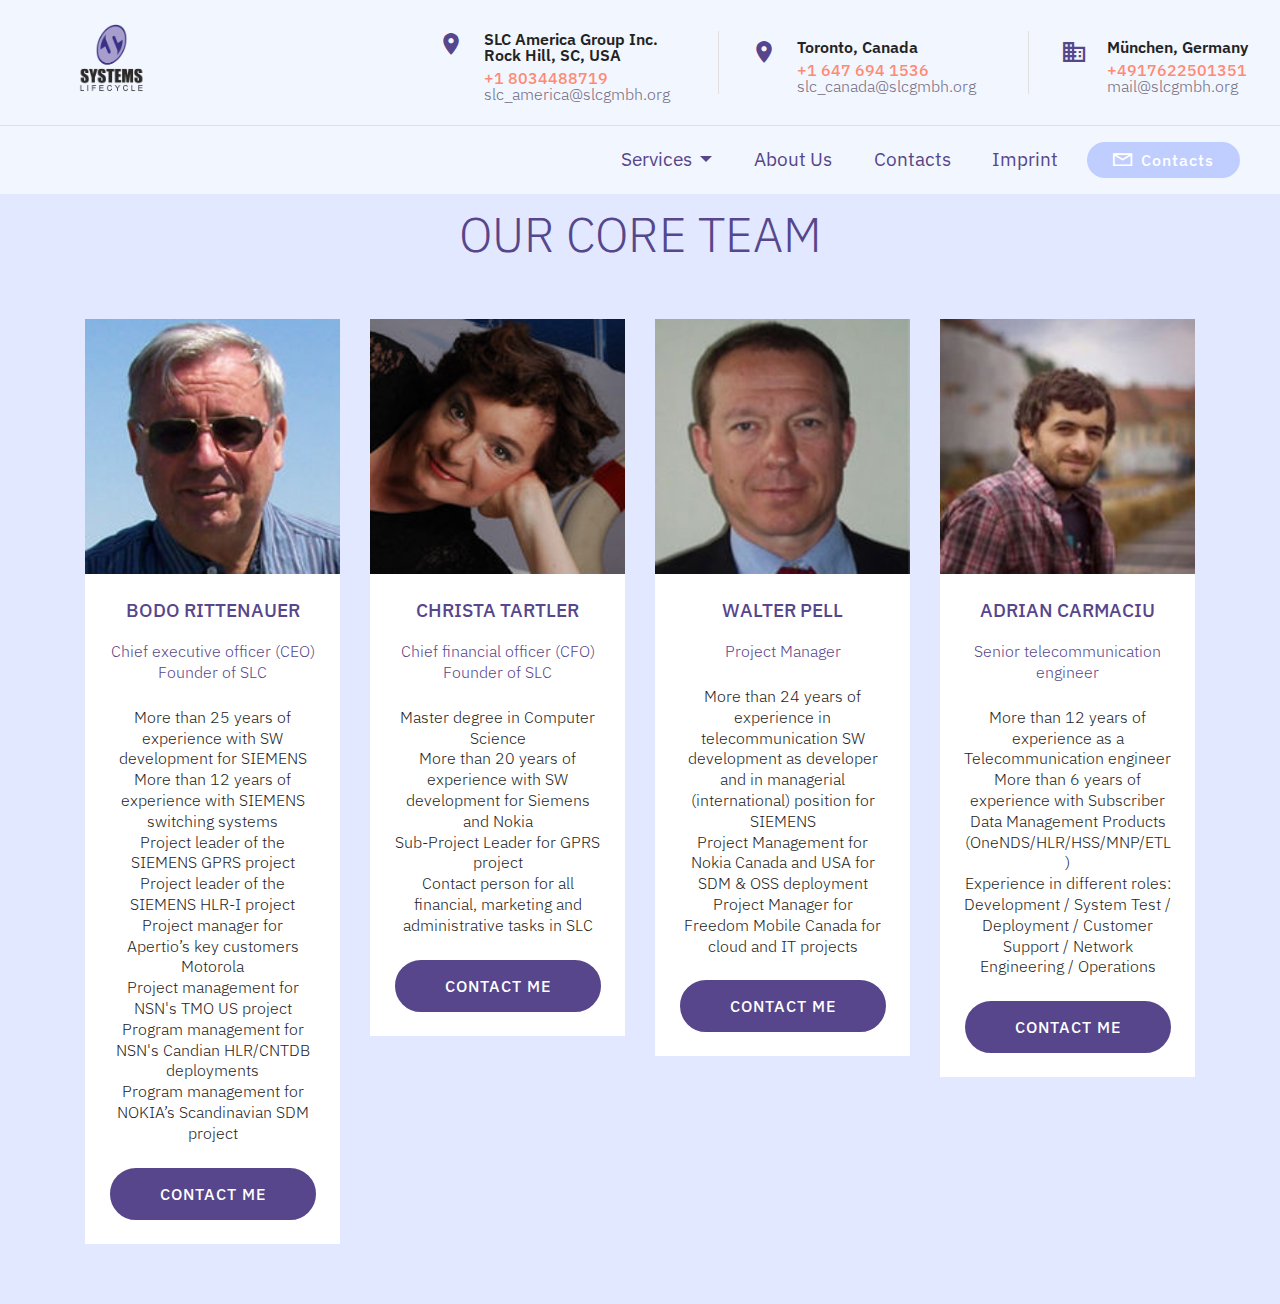
<file: page2.html>
<!DOCTYPE html>
<html  >
<head>
  
  <meta charset="UTF-8">
  <meta http-equiv="X-UA-Compatible" content="IE=edge">
  
  <meta name="viewport" content="width=device-width, initial-scale=1, minimum-scale=1">
  <link rel="shortcut icon" href="assets/images/slc-logo-262x257.png" type="image/x-icon">
  <meta name="description" content="">
  
  
  <title>about us</title>
  <link rel="stylesheet" href="assets/web/assets/mobirise-icons2/mobirise2.css">
  <link rel="stylesheet" href="assets/bootstrap-material-design-font/css/material.css">
  <link rel="stylesheet" href="assets/tether/tether.min.css">
  <link rel="stylesheet" href="assets/bootstrap/css/bootstrap.min.css">
  <link rel="stylesheet" href="assets/bootstrap/css/bootstrap-grid.min.css">
  <link rel="stylesheet" href="assets/bootstrap/css/bootstrap-reboot.min.css">
  <link rel="stylesheet" href="assets/dropdown/css/style.css">
  <link rel="stylesheet" href="assets/theme/css/style.css">
  <link rel="preload" as="style" href="assets/mobirise/css/mbr-additional.css"><link rel="stylesheet" href="assets/mobirise/css/mbr-additional.css" type="text/css">
  
  
  
  

</head>
<body>
  
  <section class="menu cid-rx3Dmj9ihp" once="menu" id="menu06-5">

    

    <nav class="navbar navbar-dropdown align-items-center navbar-fixed-top navbar-toggleable-sm">
        <div class="menu-content-top">
            <div class="menu-logo">
                <div class="navbar-brand">
                    <span class="navbar-logo">
                        <a href="http://www.slcgmbh.org/">
                            <img src="assets/images/slc-logo-262x257.png" alt="SLC" style="height: 6.8rem;">
                        </a>
                    </span>
                    
                </div>
            </div>
            <div class="menu-content-right">
                <div class="info-widget">
                    <span class="widget-icon mbr-iconfont mdi-communication-location-on" style="color: rgb(87, 70, 139); fill: rgb(87, 70, 139);"></span>
                    <div class="widget-content display-4">
                        <p class="widget-title mbr-fonts-style display-4">SLC America Group Inc.
<br>Rock Hill, SC, USA<br></p>
                        <p class="widget-text mbr-fonts-style display-4"><a href="tel:+1 8034488719" class="text-primary">+1 8034488719</a><br>slc_america@slcgmbh.org<br></p>
                    </div>
                </div>
                <div class="info-widget">
                    <span class="widget-icon mbr-iconfont mdi-communication-location-on" style="color: rgb(87, 70, 139); fill: rgb(87, 70, 139);"></span>
                    <div class="widget-content display-4">
                        <p class="widget-title mbr-fonts-style display-4">Toronto, Canada</p>
                        <p class="widget-text mbr-fonts-style display-4"><a href="tel:+1 647 694 1536" class="text-primary">+1 647 694 1536</a><br>slc_canada@slcgmbh.org&nbsp;<br></p>
                    </div>
                </div>
                <div class="info-widget">
                    <span class="widget-icon mbr-iconfont mdi-communication-business" style="color: rgb(87, 70, 139); fill: rgb(87, 70, 139);"></span>
                    <div class="widget-content mbr-fonts-style">
                        <p class="widget-title display-4">München, Germany</p>
                        <p class="widget-text mbr-fonts-style display-4"><a href="tel:+4917622501351" class="text-primary">+4917622501351</a><br>mail@slcgmbh.org&nbsp;<br></p>
                    </div>
                </div>
            </div>
        </div>
        <div class="menu-bottom">
            <div class="collapse navbar-collapse" id="navbarSupportedContent">
                <ul class="navbar-nav nav-dropdown js-float-line" data-app-modern-menu="true"><li class="nav-item dropdown">
                        <a class="nav-link link mbr-black text-info dropdown-toggle display-7" href="#" data-toggle="dropdown-submenu" aria-expanded="false">
                            Services
                        </a><div class="dropdown-menu"><a class="mbr-black text-info dropdown-item text-primary display-7" href="index.html#features04-a2" aria-expanded="false">Project Management</a><a class="mbr-black text-info dropdown-item text-primary display-7" href="index.html#features04-a2" aria-expanded="false">Contracting</a><a class="mbr-black text-info dropdown-item text-primary display-7" href="index.html#features04-a2" aria-expanded="false">Engineering</a><a class="mbr-black text-info dropdown-item text-primary display-7" href="index.html#features04-a2" aria-expanded="false">Onsite support</a></div>
                    </li>
                    <li class="nav-item">
                        <a class="nav-link link mbr-black text-info text-primary display-7" href="page2.html">
                            About Us
                        </a>
                    </li>
                    <li class="nav-item">
                        <a class="nav-link link mbr-black text-info text-primary display-7" href="page1.html">
                            Contacts
                        </a>
                    </li>
                    <li class="nav-item">
                        <a class="nav-link link mbr-black text-info text-primary display-7" href="page3.html">Imprint</a>
                    </li></ul>
                <div class="navbar-buttons mbr-section-btn"><a class="btn btn-sm btn-success display-4" href="mailto:mail@slcgmbh.org"><span class="mobi-mbri mobi-mbri-letter mbr-iconfont mbr-iconfont-btn"></span>
                        Сontacts</a></div>
            </div>
            <button class="navbar-toggler " type="button" data-toggle="collapse" data-target="#navbarSupportedContent" aria-controls="navbarSupportedContent" aria-expanded="false" aria-label="Toggle navigation">
                <div class="hamburger">
                    <span></span>
                    <span></span>
                    <span></span>
                    <span></span>
                </div>
            </button>
        </div>
    </nav>
</section>

<section once="" class="cid-rlfau44JVQ" id="footer01-6">

    

    

    <div class="container">
        <div class="media-container-row align-center mbr-white">
            <div class="col-12">
                <p class="mbr-text mb-0 mbr-fonts-style display-4">
                    © SLC- SYSTEM LIFECYCLE Copyright 2020 - All Rights Reserved
                </p>
            </div>
        </div>
    </div>
</section>

<section class="extTeams cid-sfCHxvohuj" id="extTeams13-9">

    

    
    <div class="container">
        <div class="row justify-content-center">
            <div class="col-12 main-heading pb-5">
                
                
                <h2 class="mbr-section-title main-title mbr-fonts-style align-center mbr-white display-2">OUR CORE TEAM</h2>
                
            </div>
            <div class="col-sm-6 team-card col-lg-3">
                <div class="card-wrap">
                    <div class="image-wrap">
                        <img src="assets/images/bodo-180x180.jpg" alt="">
                    </div>
                    <div class="content-wrap">
                        <h3 class="mbr-section-title card-title mbr-fonts-style align-center mbr-black display-7">BODO RITTENAUER
</h3>
                        <h3 class="mbr-section-subtitle mbr-fonts-style mbr-role align-center pt-2 display-4">Chief executive officer (CEO)
<div>Founder of SLC</div></h3>
                        <h3 class="mbr-section-subtitle mbr-fonts-style card-text align-center mbr-lighter pt-3 display-4">More than 25 years of experience with SW development for SIEMENS
<div>More than 12 years of experience with SIEMENS switching systems
</div><div>Project leader of the SIEMENS GPRS project
</div><div>Project leader of the SIEMENS HLR-I project
</div><div>Project manager for Apertio’s key customers Motorola
</div><div>Project management for NSN's TMO US project
</div><div>Program management for NSN's Candian HLR/CNTDB deployments
</div><div>Program management for NOKIA’s Scandinavian SDM project</div></h3>
                        <div class="mbr-section-btn card-btn align-center"><a class="btn btn-info display-4" href="mailto:bodo.rittenauer@slcgmbh.org">CONTACT ME</a></div>
                    </div>
                </div>
            </div>

            <div class="col-sm-6 team-card col-lg-3">
                <div class="card-wrap">
                    <div class="image-wrap">
                        <img src="assets/images/crista-180x180.jpg" alt="">
                    </div>
                    <div class="content-wrap">
                        <h3 class="mbr-section-title card-title mbr-fonts-style align-center mbr-black display-7">CHRISTA TARTLER
</h3>
                        <h3 class="mbr-section-subtitle mbr-fonts-style mbr-role align-center pt-2 display-4">Chief financial officer (CFO)
<div>Founder of SLC</div></h3>
                        <h3 class="mbr-section-subtitle mbr-fonts-style card-text align-center mbr-lighter pt-3 display-4">Master degree in Computer Science
<div>More than 20 years of experience with SW development for Siemens and Nokia
</div><div>Sub-Project Leader for GPRS project
</div><div>Contact person for all financial, marketing and administrative tasks in SLC</div></h3>
                        <div class="mbr-section-btn card-btn align-center"><a class="btn btn-info display-4" href="mailto:CHRISTA.TARTLER@slcgmbh.org">CONTACT ME</a></div>
                    </div>
                </div>
            </div>

            <div class="col-sm-6 team-card col-lg-3 last-row-card">
                <div class="card-wrap">
                    <div class="image-wrap">
                        <img src="assets/images/walter-180x180.jpg" alt="">
                    </div>
                    <div class="content-wrap">
                        <h3 class="mbr-section-title card-title mbr-fonts-style align-center mbr-black display-7">WALTER PELL
</h3>
                        <h3 class="mbr-section-subtitle mbr-fonts-style mbr-role align-center pt-2 display-4">
                            Project Manager</h3>
                        <h3 class="mbr-section-subtitle mbr-fonts-style card-text align-center mbr-lighter pt-3 display-4">More than 24 years of experience in telecommunication SW development as developer and in managerial (international) position for SIEMENS
<div>Project Management for Nokia Canada and USA for SDM &amp; OSS deployment
</div><div>Project Manager for Freedom Mobile Canada for cloud and IT projects</div></h3>
                        <div class="mbr-section-btn card-btn align-center"><a class="btn btn-info display-4" href="mailto:walter.pell@slcgmbh.org">CONTACT ME</a></div>
                    </div>
                </div>
            </div>

            <div class="col-sm-6 team-card col-lg-3 last-row-card last-card">
                <div class="card-wrap">
                    <div class="image-wrap">
                        <img src="assets/images/adrian-180x180.jpg" alt="">
                    </div>
                    <div class="content-wrap">
                        <h3 class="mbr-section-title card-title mbr-fonts-style align-center mbr-black display-7">ADRIAN CARMACIU
</h3>
                        <h3 class="mbr-section-subtitle mbr-fonts-style mbr-role align-center pt-2 display-4">Senior telecommunication engineer</h3>
                        <h3 class="mbr-section-subtitle mbr-fonts-style card-text align-center mbr-lighter pt-3 display-4">More than 12 years of experience as a Telecommunication engineer
<div>More than 6 years of experience with Subscriber Data Management Products (OneNDS/HLR/HSS/MNP/ETL)
</div><div>Experience in different roles: Development / System Test / Deployment / Customer Support / Network Engineering / Operations</div></h3>
                        <div class="mbr-section-btn card-btn align-center"><a class="btn btn-info display-4" href="mailto:ADRIAN.CARMACIU@slcgmbh.org">CONTACT ME</a></div>
                    </div>
                </div>
            </div>

            

            
        </div>
    </div>
</section>


<script src="assets/web/assets/jquery/jquery.min.js"></script>
  <script src="assets/popper/popper.min.js"></script>
  <script src="assets/tether/tether.min.js"></script>
  <script src="assets/bootstrap/js/bootstrap.min.js"></script>
  <script src="assets/smoothscroll/smooth-scroll.js"></script>
  <script src="assets/dropdown/js/nav-dropdown.js"></script>
  <script src="assets/dropdown/js/navbar-dropdown.js"></script>
  <script src="assets/touchswipe/jquery.touch-swipe.min.js"></script>
  <script src="assets/theme/js/script.js"></script>
  
  
  

</body>
</html>
</file>
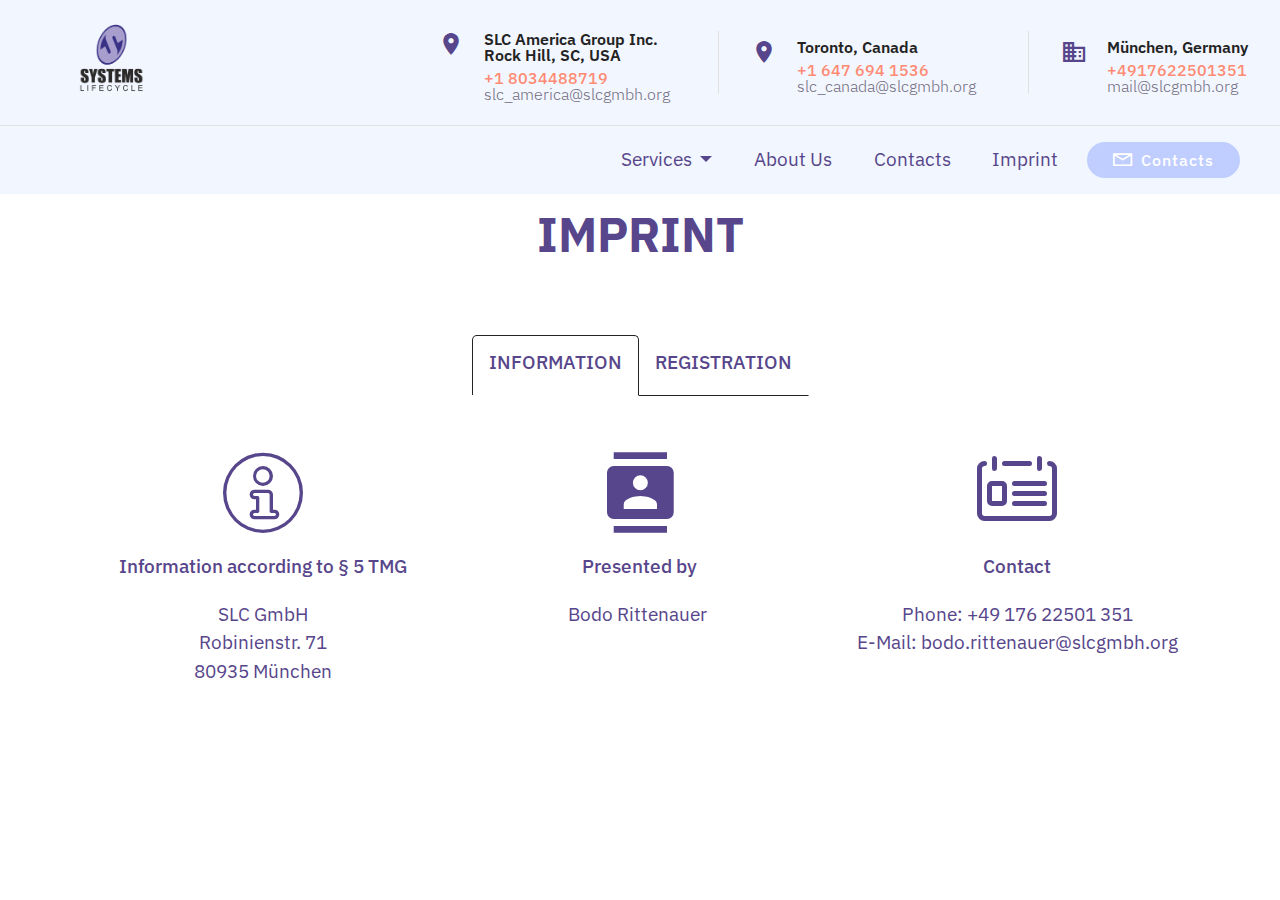
<file: page3.html>
<!DOCTYPE html>
<html  >
<head>
  
  <meta charset="UTF-8">
  <meta http-equiv="X-UA-Compatible" content="IE=edge">
  
  <meta name="viewport" content="width=device-width, initial-scale=1, minimum-scale=1">
  <link rel="shortcut icon" href="assets/images/slc-logo-262x257.png" type="image/x-icon">
  <meta name="description" content="">
  
  
  <title>imprint</title>
  <link rel="stylesheet" href="assets/web/assets/mobirise-icons2/mobirise2.css">
  <link rel="stylesheet" href="assets/bootstrap-material-design-font/css/material.css">
  <link rel="stylesheet" href="assets/web/assets/mobirise-icons/mobirise-icons.css">
  <link rel="stylesheet" href="assets/web/assets/mobirise-icons-bold/mobirise-icons-bold.css">
  <link rel="stylesheet" href="assets/icon54/style.css">
  <link rel="stylesheet" href="assets/icon54-v2/style.css">
  <link rel="stylesheet" href="assets/icon54-v3/style.css">
  <link rel="stylesheet" href="assets/icon54-v4/style.css">
  <link rel="stylesheet" href="assets/tether/tether.min.css">
  <link rel="stylesheet" href="assets/bootstrap/css/bootstrap.min.css">
  <link rel="stylesheet" href="assets/bootstrap/css/bootstrap-grid.min.css">
  <link rel="stylesheet" href="assets/bootstrap/css/bootstrap-reboot.min.css">
  <link rel="stylesheet" href="assets/dropdown/css/style.css">
  <link rel="stylesheet" href="assets/theme/css/style.css">
  <link rel="preload" as="style" href="assets/mobirise/css/mbr-additional.css"><link rel="stylesheet" href="assets/mobirise/css/mbr-additional.css" type="text/css">
  
  
  
  

</head>
<body>
  
  <section class="menu cid-rx3Dmj9ihp" once="menu" id="menu06-a">

    

    <nav class="navbar navbar-dropdown align-items-center navbar-fixed-top navbar-toggleable-sm">
        <div class="menu-content-top">
            <div class="menu-logo">
                <div class="navbar-brand">
                    <span class="navbar-logo">
                        <a href="http://www.slcgmbh.org/">
                            <img src="assets/images/slc-logo-262x257.png" alt="SLC" style="height: 6.8rem;">
                        </a>
                    </span>
                    
                </div>
            </div>
            <div class="menu-content-right">
                <div class="info-widget">
                    <span class="widget-icon mbr-iconfont mdi-communication-location-on" style="color: rgb(87, 70, 139); fill: rgb(87, 70, 139);"></span>
                    <div class="widget-content display-4">
                        <p class="widget-title mbr-fonts-style display-4">SLC America Group Inc.
<br>Rock Hill, SC, USA<br></p>
                        <p class="widget-text mbr-fonts-style display-4"><a href="tel:+1 8034488719" class="text-primary">+1 8034488719</a><br>slc_america@slcgmbh.org<br></p>
                    </div>
                </div>
                <div class="info-widget">
                    <span class="widget-icon mbr-iconfont mdi-communication-location-on" style="color: rgb(87, 70, 139); fill: rgb(87, 70, 139);"></span>
                    <div class="widget-content display-4">
                        <p class="widget-title mbr-fonts-style display-4">Toronto, Canada</p>
                        <p class="widget-text mbr-fonts-style display-4"><a href="tel:+1 647 694 1536" class="text-primary">+1 647 694 1536</a><br>slc_canada@slcgmbh.org&nbsp;<br></p>
                    </div>
                </div>
                <div class="info-widget">
                    <span class="widget-icon mbr-iconfont mdi-communication-business" style="color: rgb(87, 70, 139); fill: rgb(87, 70, 139);"></span>
                    <div class="widget-content mbr-fonts-style">
                        <p class="widget-title display-4">München, Germany</p>
                        <p class="widget-text mbr-fonts-style display-4"><a href="tel:+4917622501351" class="text-primary">+4917622501351</a><br>mail@slcgmbh.org&nbsp;<br></p>
                    </div>
                </div>
            </div>
        </div>
        <div class="menu-bottom">
            <div class="collapse navbar-collapse" id="navbarSupportedContent">
                <ul class="navbar-nav nav-dropdown js-float-line" data-app-modern-menu="true"><li class="nav-item dropdown">
                        <a class="nav-link link mbr-black text-info dropdown-toggle display-7" href="#" data-toggle="dropdown-submenu" aria-expanded="false">
                            Services
                        </a><div class="dropdown-menu"><a class="mbr-black text-info dropdown-item text-primary display-7" href="index.html#features04-a2" aria-expanded="false">Project Management</a><a class="mbr-black text-info dropdown-item text-primary display-7" href="index.html#features04-a2" aria-expanded="false">Contracting</a><a class="mbr-black text-info dropdown-item text-primary display-7" href="index.html#features04-a2" aria-expanded="false">Engineering</a><a class="mbr-black text-info dropdown-item text-primary display-7" href="index.html#features04-a2" aria-expanded="false">Onsite support</a></div>
                    </li>
                    <li class="nav-item">
                        <a class="nav-link link mbr-black text-info text-primary display-7" href="page2.html">
                            About Us
                        </a>
                    </li>
                    <li class="nav-item">
                        <a class="nav-link link mbr-black text-info text-primary display-7" href="page1.html">
                            Contacts
                        </a>
                    </li>
                    <li class="nav-item">
                        <a class="nav-link link mbr-black text-info text-primary display-7" href="page3.html">Imprint</a>
                    </li></ul>
                <div class="navbar-buttons mbr-section-btn"><a class="btn btn-sm btn-success display-4" href="mailto:mail@slcgmbh.org"><span class="mobi-mbri mobi-mbri-letter mbr-iconfont mbr-iconfont-btn"></span>
                        Сontacts</a></div>
            </div>
            <button class="navbar-toggler " type="button" data-toggle="collapse" data-target="#navbarSupportedContent" aria-controls="navbarSupportedContent" aria-expanded="false" aria-label="Toggle navigation">
                <div class="hamburger">
                    <span></span>
                    <span></span>
                    <span></span>
                    <span></span>
                </div>
            </button>
        </div>
    </nav>
</section>

<section once="" class="cid-rlfau44JVQ" id="footer01-b">

    

    

    <div class="container">
        <div class="media-container-row align-center mbr-white">
            <div class="col-12">
                <p class="mbr-text mb-0 mbr-fonts-style display-4">
                    © SLC- SYSTEM LIFECYCLE Copyright 2020 - All Rights Reserved
                </p>
            </div>
        </div>
    </div>
</section>

<section class="extTabs tabs cid-sfCKX9u2ci" id="extTabs1-c">

    

    

    <div class="container">
        <h2 class="mbr-section-title align-center mbr-fonts-style display-2">
            IMPRINT</h2>
        
    </div>
    <div class="media-container-row">    
        <div class="row tabcont">
                <ul class="nav nav-tabs" role="tablist">
                    <li class="nav-item">
                        <a class="nav-link mbr-fonts-style active" role="tab" data-toggle="tab" href="#tab1" aria-expanded="true">
                            <h4 class="mbr-fonts-style tab-header display-7">INFORMATION</h4>
                        </a>
                    </li>
                    <li class="nav-item">
                        <a class="nav-link mbr-fonts-style active" role="tab" data-toggle="tab" href="#tab2" aria-expanded="false">
                            <h4 class="mbr-fonts-style tab-header display-7">REGISTRATION</h4>
                        </a>
                    </li>
                    
                    
                    
                    
                </ul>
        </div>
    </div>

    <div class="container">
        <div class="row px-1 justify-content-center">
            <div class="tab-content">
                <div id="tab1" class="tab-pane in active mbr-table" role="tabpanel">
                    <div class="row tab-content-row">
                        <div class="col-xs-12 col-md-6 tab-elem col-lg-4">
                            <div class="card-img ">
                                <span class="mbr-iconfont icon54-v4-information" style="color: rgb(87, 70, 139); fill: rgb(87, 70, 139);"></span>
                            </div>
                            <h4 class="mbr-element-title align-center mbr-fonts-style pb-2 display-7">Information according to § 5 TMG</h4>
                            <p class="mbr-section-text align-center mbr-fonts-style display-7">SLC GmbH
<br>Robinienstr. 71
<br>80935 München</p>
                        </div>

                        <div class="col-xs-12 col-md-6 tab-elem col-lg-4">
                            <div class="card-img ">
                                <span class="mbr-iconfont mdi-communication-contacts" style="color: rgb(87, 70, 139); fill: rgb(87, 70, 139);"></span>
                            </div>
                            <h4 class="mbr-element-title align-center mbr-fonts-style pb-2 display-7">Presented by</h4>
                            <p class="mbr-section-text align-center mbr-fonts-style display-7">Bodo Rittenauer&nbsp;<br></p>
                        </div>

                        <div class="col-xs-12 col-md-6 tab-elem col-lg-4">
                            <div class="card-img ">
                                <span class="mbr-iconfont mbrib-contact-form" style="color: rgb(87, 70, 139); fill: rgb(87, 70, 139);"></span>
                            </div>
                            <h4 class="mbr-element-title align-center mbr-fonts-style pb-2 display-7">
                                Contact</h4>
                            <p class="mbr-section-text align-center mbr-fonts-style display-7">Phone:	+49 176 22501 351
<br>E-Mail:	bodo.rittenauer@slcgmbh.org</p>
                        </div>

                        
                    </div>
                </div>

                <div id="tab2" class="tab-pane  mbr-table" role="tabpanel">
                    <div class="row tab-content-row">
                        <div class="col-xs-12 col-md-6 tab-elem col-lg-4">
                            <div class="card-img ">
                                <span class="mbr-iconfont icon54-v3-typewriter"></span>
                            </div>
                            <h4 class="mbr-element-title align-center mbr-fonts-style pb-2 display-7">Register entry</h4>
                            <p class="mbr-section-text align-center mbr-fonts-style display-7">Entry in the commercial register.
<br>Registry court:
<br>Registration number: HRB 149345</p>
                        </div>

                        <div class="col-xs-12 col-md-6 tab-elem col-lg-4">
                            <div class="card-img ">
                                <span class="mbr-iconfont icon54-v1-target-money"></span>
                            </div>
                            <h4 class="mbr-element-title align-center mbr-fonts-style pb-2 display-7">Sales tax ID</h4>
                            <p class="mbr-section-text align-center mbr-fonts-style display-7">VAT identification number according to §27 a sales tax law:
<br>DE231657919&nbsp;<br></p>
                        </div>

                        <div class="col-xs-12 col-md-6 tab-elem col-lg-4">
                            <div class="card-img ">
                                <span class="mbr-iconfont icon54-v2-house-insurance"></span>
                            </div>
                            <h4 class="mbr-element-title align-center mbr-fonts-style pb-2 display-7">Information on professional liability insurance</h4>
                            <p class="mbr-section-text align-center mbr-fonts-style display-7">Name and registered office of the company: VHV
<br>General insurance AG
<br>PO Box 202020
<br>80020 München</p>
                        </div>

                        
                    </div>
                </div>

                <div id="tab3" class="tab-pane  mbr-table" role="tabpanel">
                    <div class="row tab-content-row">
                        <div class="col-xs-12 col-md-6 tab-elem col-lg-4">
                            <div class="card-img ">
                                <span class="mbri-clock mbr-iconfont"></span>
                            </div>
                            <h4 class="mbr-element-title align-center mbr-fonts-style pb-2 display-7">
                                LOREM IPSUM
                            </h4>
                            <p class="mbr-section-text align-center mbr-fonts-style display-7">
                                Lorem ipsum dolor sit amet, consectetur adipisicing elit. Nesciunt ad adipisci amet nam delectus, eveniet nemo.
                            </p>
                        </div>

                        <div class="col-xs-12 col-md-6 tab-elem col-lg-4">
                            <div class="card-img ">
                                <span class="mbri-clock mbr-iconfont"></span>
                            </div>
                            <h4 class="mbr-element-title align-center mbr-fonts-style pb-2 display-7">
                                LOREM IPSUM
                            </h4>
                            <p class="mbr-section-text align-center mbr-fonts-style display-7">
                                Lorem ipsum dolor sit amet, consectetur adipisicing elit. Magnam expedita fugiat numquam placeat sint doloribus.
                            </p>
                        </div>

                        <div class="col-xs-12 col-md-6 tab-elem col-lg-4">
                            <div class="card-img ">
                                <span class="mbri-clock mbr-iconfont"></span>
                            </div>
                            <h4 class="mbr-element-title align-center mbr-fonts-style pb-2 display-7">
                                LOREM IPSUM
                            </h4>
                            <p class="mbr-section-text align-center mbr-fonts-style display-7">
                                Lorem ipsum dolor sit amet, consectetur adipisicing elit. Quo mollitia consectetur quae natus cum, earum eligendi.
                            </p>
                        </div>

                        
                    </div>
                </div>

                <div id="tab4" class="tab-pane  mbr-table" role="tabpanel">
                    <div class="row tab-content-row">
                        <div class="col-xs-12 col-md-6 tab-elem col-lg-4">
                            <div class="card-img ">
                                <span class="mbri-file mbr-iconfont"></span>
                            </div>
                            <h4 class="mbr-element-title align-center mbr-fonts-style pb-2 display-7">
                                LOREM IPSUM
                            </h4>
                            <p class="mbr-section-text align-center mbr-fonts-style display-7">
                                Lorem ipsum dolor sit amet, consectetur adipisicing elit. Mollitia nesciunt deserunt earum quidem omnis.
                            </p>
                        </div>

                        <div class="col-xs-12 col-md-6 tab-elem col-lg-4">
                            <div class="card-img ">
                                <span class="mbri-file mbr-iconfont"></span>
                            </div>
                            <h4 class="mbr-element-title align-center mbr-fonts-style pb-2 display-7">
                                LOREM IPSUM
                            </h4>
                            <p class="mbr-section-text align-center mbr-fonts-style display-7">
                                Lorem ipsum dolor sit amet, consectetur adipisicing elit. Officia commodi architecto alias perferendis porro.
                            </p>
                        </div>

                        <div class="col-xs-12 col-md-6 tab-elem col-lg-4">
                            <div class="card-img ">
                                <span class="mbri-file mbr-iconfont"></span>
                            </div>
                            <h4 class="mbr-element-title align-center mbr-fonts-style pb-2 display-7">
                                LOREM IPSUM
                            </h4>
                            <p class="mbr-section-text align-center mbr-fonts-style display-7">
                                Lorem ipsum dolor sit amet, consectetur adipisicing elit. Reprehenderit tempora a, possimus magnam, numquam.
                            </p>
                        </div>

                        
                    </div>
                </div>

                <div id="tab5" class="tab-pane  mbr-table" role="tabpanel">
                    <div class="row tab-content-row">
                        <div class="col-xs-12 col-md-6 tab-elem col-lg-4">
                            <div class="card-img ">
                                <span class="mbri-cash mbr-iconfont"></span>
                            </div>
                            <h4 class="mbr-element-title align-center mbr-fonts-style pb-2 display-7">
                                LOREM IPSUM
                            </h4>
                            <p class="mbr-section-text align-center mbr-fonts-style display-7">
                                Lorem ipsum dolor sit amet, consectetur adipisicing elit. Laboriosam earum perferendis quidem asperiores neque.
                            </p>
                        </div>

                        <div class="col-xs-12 col-md-6 tab-elem col-lg-4">
                            <div class="card-img ">
                                <span class="mbri-cash mbr-iconfont"></span>
                            </div>
                            <h4 class="mbr-element-title align-center mbr-fonts-style pb-2 display-7">
                                LOREM IPSUM
                            </h4>
                            <p class="mbr-section-text align-center mbr-fonts-style display-7">
                                Lorem ipsum dolor sit amet, consectetur adipisicing elit. Laborum, cum. Quo culpa reprehenderit distinctio, ipsum.
                            </p>
                        </div>

                        <div class="col-xs-12 col-md-6 tab-elem col-lg-4">
                            <div class="card-img ">
                                <span class="mbri-cash mbr-iconfont"></span>
                            </div>
                            <h4 class="mbr-element-title align-center mbr-fonts-style pb-2 display-7">
                                LOREM IPSUM
                            </h4>
                            <p class="mbr-section-text align-center mbr-fonts-style display-7">
                                Lorem ipsum dolor sit amet, consectetur adipisicing elit. Sunt quam vero eligendi, vitae, blanditiis, aliquam.
                            </p>
                        </div>

                        
                    </div>
                </div>

                <div id="tab6" class="tab-pane  mbr-table" role="tabpanel">
                    <div class="row tab-content-row">
                        <div class="col-xs-12 col-md-6 tab-elem col-lg-4">
                            <div class="card-img ">
                                <span class="mbri-lock mbr-iconfont"></span>
                            </div>
                            <h4 class="mbr-element-title align-center mbr-fonts-style pb-2 display-7">
                                LOREM IPSUM
                            </h4>
                            <p class="mbr-section-text align-center mbr-fonts-style display-7">
                                Lorem ipsum dolor sit amet, consectetur adipisicing elit. Dolore ea, eos, atque labore odit reiciendis sunt.
                            </p>
                        </div>

                        <div class="col-xs-12 col-md-6 tab-elem col-lg-4">
                            <div class="card-img ">
                                <span class="mbri-lock mbr-iconfont"></span>
                            </div>
                            <h4 class="mbr-element-title align-center mbr-fonts-style pb-2 display-7">
                                LOREM IPSUM
                            </h4>
                            <p class="mbr-section-text align-center mbr-fonts-style display-7">
                                Lorem ipsum dolor sit amet, consectetur adipisicing elit. Voluptatem nobis sequi ratione quibusdam, laudantium.
                            </p>
                        </div>

                        <div class="col-xs-12 col-md-6 tab-elem col-lg-4">
                            <div class="card-img ">
                                <span class="mbri-lock mbr-iconfont"></span>
                            </div>
                            <h4 class="mbr-element-title align-center mbr-fonts-style pb-2 display-7">
                                LOREM IPSUM
                            </h4>
                            <p class="mbr-section-text align-center mbr-fonts-style display-7">
                                Lorem ipsum dolor sit amet, consectetur adipisicing elit. Harum eaque non, illo quas natus mollitia. Sint sunt.
                            </p>
                        </div>

                        
                    </div>
                </div>
            </div>
        </div>
    </div>
</section>


<script src="assets/web/assets/jquery/jquery.min.js"></script>
  <script src="assets/popper/popper.min.js"></script>
  <script src="assets/tether/tether.min.js"></script>
  <script src="assets/bootstrap/js/bootstrap.min.js"></script>
  <script src="assets/smoothscroll/smooth-scroll.js"></script>
  <script src="assets/dropdown/js/nav-dropdown.js"></script>
  <script src="assets/dropdown/js/navbar-dropdown.js"></script>
  <script src="assets/touchswipe/jquery.touch-swipe.min.js"></script>
  <script src="assets/mobirise-tabs/mbr-tabs.js"></script>
  <script src="assets/theme/js/script.js"></script>
  
  
  

</body>
</html>
</file>
<file: assets/web/assets/mobirise-icons2/mobirise2.css>
@font-face {
  font-family: 'Moririse2';
  font-display: swap;
  src:  url('mobirise2.eot?f2bix4');
  src:  url('mobirise2.eot?f2bix4#iefix') format('embedded-opentype'),
    url('mobirise2.ttf?f2bix4') format('truetype'),
    url('mobirise2.woff?f2bix4') format('woff'),
    url('mobirise2.svg?f2bix4#mobirise2') format('svg');
  font-weight: normal;
  font-style: normal;
}

[class^="mobi-"], [class*=" mobi-"] {
  /* use !important to prevent issues with browser extensions that change fonts */
  font-family: 'Moririse2' !important;
  speak: none;
  font-style: normal;
  font-weight: normal;
  font-variant: normal;
  text-transform: none;
  line-height: 1;

  /* Better Font Rendering =========== */
  -webkit-font-smoothing: antialiased;
  -moz-osx-font-smoothing: grayscale;
}

.mobi-mbri-add-submenu:before {
  content: "\e900";
}
.mobi-mbri-alert:before {
  content: "\e901";
}
.mobi-mbri-align-center:before {
  content: "\e902";
}
.mobi-mbri-align-justify:before {
  content: "\e903";
}
.mobi-mbri-align-left:before {
  content: "\e904";
}
.mobi-mbri-align-right:before {
  content: "\e905";
}
.mobi-mbri-android:before {
  content: "\e906";
}
.mobi-mbri-apple:before {
  content: "\e907";
}
.mobi-mbri-arrow-down:before {
  content: "\e908";
}
.mobi-mbri-arrow-next:before {
  content: "\e909";
}
.mobi-mbri-arrow-prev:before {
  content: "\e90a";
}
.mobi-mbri-arrow-up:before {
  content: "\e90b";
}
.mobi-mbri-bold:before {
  content: "\e90c";
}
.mobi-mbri-bookmark:before {
  content: "\e90d";
}
.mobi-mbri-bootstrap:before {
  content: "\e90e";
}
.mobi-mbri-briefcase:before {
  content: "\e90f";
}
.mobi-mbri-browse:before {
  content: "\e910";
}
.mobi-mbri-bulleted-list:before {
  content: "\e911";
}
.mobi-mbri-calendar:before {
  content: "\e912";
}
.mobi-mbri-camera:before {
  content: "\e913";
}
.mobi-mbri-cart-add:before {
  content: "\e914";
}
.mobi-mbri-cart-full:before {
  content: "\e915";
}
.mobi-mbri-cash:before {
  content: "\e916";
}
.mobi-mbri-change-style:before {
  content: "\e917";
}
.mobi-mbri-chat:before {
  content: "\e918";
}
.mobi-mbri-clock:before {
  content: "\e919";
}
.mobi-mbri-close:before {
  content: "\e91a";
}
.mobi-mbri-cloud:before {
  content: "\e91b";
}
.mobi-mbri-code:before {
  content: "\e91c";
}
.mobi-mbri-contact-form:before {
  content: "\e91d";
}
.mobi-mbri-credit-card:before {
  content: "\e91e";
}
.mobi-mbri-cursor-click:before {
  content: "\e91f";
}
.mobi-mbri-cust-feedback:before {
  content: "\e920";
}
.mobi-mbri-database:before {
  content: "\e921";
}
.mobi-mbri-delivery:before {
  content: "\e922";
}
.mobi-mbri-desktop:before {
  content: "\e923";
}
.mobi-mbri-devices:before {
  content: "\e924";
}
.mobi-mbri-down:before {
  content: "\e925";
}
.mobi-mbri-download-2:before {
  content: "\e926";
}
.mobi-mbri-download:before {
  content: "\e927";
}
.mobi-mbri-drag-n-drop-2:before {
  content: "\e928";
}
.mobi-mbri-drag-n-drop:before {
  content: "\e929";
}
.mobi-mbri-edit-2:before {
  content: "\e92a";
}
.mobi-mbri-edit:before {
  content: "\e92b";
}
.mobi-mbri-error:before {
  content: "\e92c";
}
.mobi-mbri-extension:before {
  content: "\e92d";
}
.mobi-mbri-features:before {
  content: "\e92e";
}
.mobi-mbri-file:before {
  content: "\e92f";
}
.mobi-mbri-flag:before {
  content: "\e930";
}
.mobi-mbri-folder:before {
  content: "\e931";
}
.mobi-mbri-gift:before {
  content: "\e932";
}
.mobi-mbri-github:before {
  content: "\e933";
}
.mobi-mbri-globe-2:before {
  content: "\e934";
}
.mobi-mbri-globe:before {
  content: "\e935";
}
.mobi-mbri-growing-chart:before {
  content: "\e936";
}
.mobi-mbri-hearth:before {
  content: "\e937";
}
.mobi-mbri-help:before {
  content: "\e938";
}
.mobi-mbri-home:before {
  content: "\e939";
}
.mobi-mbri-hot-cup:before {
  content: "\e93a";
}
.mobi-mbri-idea:before {
  content: "\e93b";
}
.mobi-mbri-image-gallery:before {
  content: "\e93c";
}
.mobi-mbri-image-slider:before {
  content: "\e93d";
}
.mobi-mbri-info:before {
  content: "\e93e";
}
.mobi-mbri-italic:before {
  content: "\e93f";
}
.mobi-mbri-key:before {
  content: "\e940";
}
.mobi-mbri-laptop:before {
  content: "\e941";
}
.mobi-mbri-layers:before {
  content: "\e942";
}
.mobi-mbri-left-right:before {
  content: "\e943";
}
.mobi-mbri-left:before {
  content: "\e944";
}
.mobi-mbri-letter:before {
  content: "\e945";
}
.mobi-mbri-like:before {
  content: "\e946";
}
.mobi-mbri-link:before {
  content: "\e947";
}
.mobi-mbri-lock:before {
  content: "\e948";
}
.mobi-mbri-login:before {
  content: "\e949";
}
.mobi-mbri-logout:before {
  content: "\e94a";
}
.mobi-mbri-magic-stick:before {
  content: "\e94b";
}
.mobi-mbri-map-pin:before {
  content: "\e94c";
}
.mobi-mbri-menu:before {
  content: "\e94d";
}
.mobi-mbri-mobile-2:before {
  content: "\e94e";
}
.mobi-mbri-mobile-horizontal:before {
  content: "\e94f";
}
.mobi-mbri-mobile:before {
  content: "\e950";
}
.mobi-mbri-mobirise:before {
  content: "\e951";
}
.mobi-mbri-more-horizontal:before {
  content: "\e952";
}
.mobi-mbri-more-vertical:before {
  content: "\e953";
}
.mobi-mbri-music:before {
  content: "\e954";
}
.mobi-mbri-new-file:before {
  content: "\e955";
}
.mobi-mbri-numbered-list:before {
  content: "\e956";
}
.mobi-mbri-opened-folder:before {
  content: "\e957";
}
.mobi-mbri-pages:before {
  content: "\e958";
}
.mobi-mbri-paper-plane:before {
  content: "\e959";
}
.mobi-mbri-paperclip:before {
  content: "\e95a";
}
.mobi-mbri-phone:before {
  content: "\e95b";
}
.mobi-mbri-photo:before {
  content: "\e95c";
}
.mobi-mbri-photos:before {
  content: "\e95d";
}
.mobi-mbri-pin:before {
  content: "\e95e";
}
.mobi-mbri-play:before {
  content: "\e95f";
}
.mobi-mbri-plus:before {
  content: "\e960";
}
.mobi-mbri-preview:before {
  content: "\e961";
}
.mobi-mbri-print:before {
  content: "\e962";
}
.mobi-mbri-protect:before {
  content: "\e963";
}
.mobi-mbri-question:before {
  content: "\e964";
}
.mobi-mbri-quote-left:before {
  content: "\e965";
}
.mobi-mbri-quote-right:before {
  content: "\e966";
}
.mobi-mbri-redo:before {
  content: "\e967";
}
.mobi-mbri-refresh:before {
  content: "\e968";
}
.mobi-mbri-responsive-2:before {
  content: "\e969";
}
.mobi-mbri-responsive:before {
  content: "\e96a";
}
.mobi-mbri-right:before {
  content: "\e96b";
}
.mobi-mbri-rocket:before {
  content: "\e96c";
}
.mobi-mbri-sad-face:before {
  content: "\e96d";
}
.mobi-mbri-sale:before {
  content: "\e96e";
}
.mobi-mbri-save:before {
  content: "\e96f";
}
.mobi-mbri-search:before {
  content: "\e970";
}
.mobi-mbri-setting-2:before {
  content: "\e971";
}
.mobi-mbri-setting-3:before {
  content: "\e972";
}
.mobi-mbri-setting:before {
  content: "\e973";
}
.mobi-mbri-share:before {
  content: "\e974";
}
.mobi-mbri-shopping-bag:before {
  content: "\e975";
}
.mobi-mbri-shopping-basket:before {
  content: "\e976";
}
.mobi-mbri-shopping-cart:before {
  content: "\e977";
}
.mobi-mbri-sites:before {
  content: "\e978";
}
.mobi-mbri-smile-face:before {
  content: "\e979";
}
.mobi-mbri-speed:before {
  content: "\e97a";
}
.mobi-mbri-star:before {
  content: "\e97b";
}
.mobi-mbri-success:before {
  content: "\e97c";
}
.mobi-mbri-sun:before {
  content: "\e97d";
}
.mobi-mbri-sun2:before {
  content: "\e97e";
}
.mobi-mbri-tablet-vertical:before {
  content: "\e97f";
}
.mobi-mbri-tablet:before {
  content: "\e980";
}
.mobi-mbri-target:before {
  content: "\e981";
}
.mobi-mbri-timer:before {
  content: "\e982";
}
.mobi-mbri-to-ftp:before {
  content: "\e983";
}
.mobi-mbri-to-local-drive:before {
  content: "\e984";
}
.mobi-mbri-touch-swipe:before {
  content: "\e985";
}
.mobi-mbri-touch:before {
  content: "\e986";
}
.mobi-mbri-trash:before {
  content: "\e987";
}
.mobi-mbri-underline:before {
  content: "\e988";
}
.mobi-mbri-undo:before {
  content: "\e989";
}
.mobi-mbri-unlink:before {
  content: "\e98a";
}
.mobi-mbri-unlock:before {
  content: "\e98b";
}
.mobi-mbri-up-down:before {
  content: "\e98c";
}
.mobi-mbri-up:before {
  content: "\e98d";
}
.mobi-mbri-update:before {
  content: "\e98e";
}
.mobi-mbri-upload-2:before {
  content: "\e98f";
}
.mobi-mbri-upload:before {
  content: "\e990";
}
.mobi-mbri-user-2:before {
  content: "\e991";
}
.mobi-mbri-user:before {
  content: "\e992";
}
.mobi-mbri-users:before {
  content: "\e993";
}
.mobi-mbri-video-play:before {
  content: "\e994";
}
.mobi-mbri-video:before {
  content: "\e995";
}
.mobi-mbri-watch:before {
  content: "\e996";
}
.mobi-mbri-website-theme-2:before {
  content: "\e997";
}
.mobi-mbri-website-theme:before {
  content: "\e998";
}
.mobi-mbri-wifi:before {
  content: "\e999";
}
.mobi-mbri-windows:before {
  content: "\e99a";
}
.mobi-mbri-zoom-in:before {
  content: "\e99b";
}
.mobi-mbri-zoom-out:before {
  content: "\e99c";
}
</file>
<file: assets/bootstrap-material-design-font/css/material.css>
@font-face {
  font-family: 'Material-Design-Icons';
  src: url('../fonts/Material-Design-Icons.eot?3ocs8m');
  src: url('../fonts/Material-Design-Icons.eot?#iefix3ocs8m') format('embedded-opentype'), url('../fonts/Material-Design-Icons.woff?3ocs8m') format('woff'), url('../fonts/Material-Design-Icons.ttf?3ocs8m') format('truetype'), url('../fonts/Material-Design-Icons.svg?3ocs8m#Material-Design-Icons') format('svg');
  font-weight: normal;
  font-style: normal;
}
[class^="mdi-"],
[class*="mdi-"] {
  speak: none;
  display: inline-block;
  font-style: normal;
  font-variant:normal;
  font-weight:normal;
/*  font-size:24px;*/
  line-height:1;
  font-family:'Material-Design-Icons' !important;
  text-rendering: auto;
  
  -webkit-font-smoothing: antialiased;
  -moz-osx-font-smoothing: grayscale;
  -webkit-transform: translate(0, 0);
      -ms-transform: translate(0, 0);
          transform: translate(0, 0);
}
[class^="mdi-"]:before,
[class*="mdi-"]:before {
  display: inline-block;
  speak: none;
  text-decoration: inherit;
}
[class^="mdi-"].pull-left,
[class*="mdi-"].pull-left {
  margin-right: .3em;
}
[class^="mdi-"].pull-right,
[class*="mdi-"].pull-right {
  margin-left: .3em;
}
[class^="mdi-"].mdi-lg:before,
[class*="mdi-"].mdi-lg:before,
[class^="mdi-"].mdi-lg:after,
[class*="mdi-"].mdi-lg:after {
  font-size: 1.33333333em;
  line-height: 0.75em;
  vertical-align: -15%;
}
[class^="mdi-"].mdi-2x:before,
[class*="mdi-"].mdi-2x:before,
[class^="mdi-"].mdi-2x:after,
[class*="mdi-"].mdi-2x:after {
  font-size: 2em;
}
[class^="mdi-"].mdi-3x:before,
[class*="mdi-"].mdi-3x:before,
[class^="mdi-"].mdi-3x:after,
[class*="mdi-"].mdi-3x:after {
  font-size: 3em;
}
[class^="mdi-"].mdi-4x:before,
[class*="mdi-"].mdi-4x:before,
[class^="mdi-"].mdi-4x:after,
[class*="mdi-"].mdi-4x:after {
  font-size: 4em;
}
[class^="mdi-"].mdi-5x:before,
[class*="mdi-"].mdi-5x:before,
[class^="mdi-"].mdi-5x:after,
[class*="mdi-"].mdi-5x:after {
  font-size: 5em;
}
[class^="mdi-device-signal-cellular-"]:after,
[class^="mdi-device-battery-"]:after,
[class^="mdi-device-battery-charging-"]:after,
[class^="mdi-device-signal-cellular-connected-no-internet-"]:after,
[class^="mdi-device-signal-wifi-"]:after,
[class^="mdi-device-signal-wifi-statusbar-not-connected"]:after,
.mdi-device-network-wifi:after {
  opacity: .3;
  position: absolute;
  left: 0;
  top: 0;
  z-index: 1;
  display: inline-block;
  speak: none;
  text-decoration: inherit;
}
[class^="mdi-device-signal-cellular-"]:after {
  content: "\e758";
}
[class^="mdi-device-battery-"]:after {
  content: "\e735";
}
[class^="mdi-device-battery-charging-"]:after {
  content: "\e733";
}
[class^="mdi-device-signal-cellular-connected-no-internet-"]:after {
  content: "\e75d";
}
[class^="mdi-device-signal-wifi-"]:after,
.mdi-device-network-wifi:after {
  content: "\e765";
}
[class^="mdi-device-signal-wifi-statusbasr-not-connected"]:after {
  content: "\e8f7";
}
.mdi-device-signal-cellular-off:after,
.mdi-device-signal-cellular-null:after,
.mdi-device-signal-cellular-no-sim:after,
.mdi-device-signal-wifi-off:after,
.mdi-device-signal-wifi-4-bar:after,
.mdi-device-signal-cellular-4-bar:after,
.mdi-device-battery-alert:after,
.mdi-device-signal-cellular-connected-no-internet-4-bar:after,
.mdi-device-battery-std:after,
.mdi-device-battery-full .mdi-device-battery-unknown:after {
  content: "";
}
.mdi-fw {
  width: 1.28571429em;
  text-align: center;
}
.mdi-ul {
  padding-left: 0;
  margin-left: 2.14285714em;
  list-style-type: none;
}
.mdi-ul > li {
  position: relative;
}
.mdi-li {
  position: absolute;
  left: -2.14285714em;
  width: 2.14285714em;
  top: 0.14285714em;
  text-align: center;
}
.mdi-li.mdi-lg {
  left: -1.85714286em;
}
.mdi-border {
  padding: .2em .25em .15em;
  border: solid 0.08em #eeeeee;
  border-radius: .1em;
}
.mdi-spin {
  -webkit-animation: mdi-spin 2s infinite linear;
  animation: mdi-spin 2s infinite linear;
  -webkit-transform-origin: 50% 50%;
  -ms-transform-origin: 50% 50%;
      transform-origin: 50% 50%;
}
.mdi-pulse {
  -webkit-animation: mdi-spin 1s steps(8) infinite;
  animation: mdi-spin 1s steps(8) infinite;
  -webkit-transform-origin: 50% 50%;
  -ms-transform-origin: 50% 50%;
      transform-origin: 50% 50%;
}
@-webkit-keyframes mdi-spin {
  0% {
    -webkit-transform: rotate(0deg);
    transform: rotate(0deg);
  }
  100% {
    -webkit-transform: rotate(359deg);
    transform: rotate(359deg);
  }
}
@keyframes mdi-spin {
  0% {
    -webkit-transform: rotate(0deg);
    transform: rotate(0deg);
  }
  100% {
    -webkit-transform: rotate(359deg);
    transform: rotate(359deg);
  }
}
.mdi-rotate-90 {
  filter: progid:DXImageTransform.Microsoft.BasicImage(rotation=1);
  -webkit-transform: rotate(90deg);
  -ms-transform: rotate(90deg);
  transform: rotate(90deg);
}
.mdi-rotate-180 {
  filter: progid:DXImageTransform.Microsoft.BasicImage(rotation=2);
  -webkit-transform: rotate(180deg);
  -ms-transform: rotate(180deg);
  transform: rotate(180deg);
}
.mdi-rotate-270 {
  filter: progid:DXImageTransform.Microsoft.BasicImage(rotation=3);
  -webkit-transform: rotate(270deg);
  -ms-transform: rotate(270deg);
  transform: rotate(270deg);
}
.mdi-flip-horizontal {
  filter: progid:DXImageTransform.Microsoft.BasicImage(rotation=0, mirror=1);
  -webkit-transform: scale(-1, 1);
  -ms-transform: scale(-1, 1);
  transform: scale(-1, 1);
}
.mdi-flip-vertical {
  filter: progid:DXImageTransform.Microsoft.BasicImage(rotation=2, mirror=1);
  -webkit-transform: scale(1, -1);
  -ms-transform: scale(1, -1);
  transform: scale(1, -1);
}
:root .mdi-rotate-90,
:root .mdi-rotate-180,
:root .mdi-rotate-270,
:root .mdi-flip-horizontal,
:root .mdi-flip-vertical {
  -webkit-filter: none;
          filter: none;
}
.mdi-stack {
  position: relative;
  display: inline-block;
  width: 2em;
  height: 2em;
  line-height: 2em;
  vertical-align: middle;
}
.mdi-stack-1x,
.mdi-stack-2x {
  position: absolute;
  left: 0;
  width: 100%;
  text-align: center;
}
.mdi-stack-1x {
  line-height: inherit;
}
.mdi-stack-2x {
  font-size: 2em;
}
.mdi-inverse {
  color: #ffffff;
}
/* Start Icons */
.mdi-action-3d-rotation:before {
  content: "\e600";
}
.mdi-action-accessibility:before {
  content: "\e601";
}
.mdi-action-account-balance-wallet:before {
  content: "\e602";
}
.mdi-action-account-balance:before {
  content: "\e603";
}
.mdi-action-account-box:before {
  content: "\e604";
}
.mdi-action-account-child:before {
  content: "\e605";
}
.mdi-action-account-circle:before {
  content: "\e606";
}
.mdi-action-add-shopping-cart:before {
  content: "\e607";
}
.mdi-action-alarm-add:before {
  content: "\e608";
}
.mdi-action-alarm-off:before {
  content: "\e609";
}
.mdi-action-alarm-on:before {
  content: "\e60a";
}
.mdi-action-alarm:before {
  content: "\e60b";
}
.mdi-action-android:before {
  content: "\e60c";
}
.mdi-action-announcement:before {
  content: "\e60d";
}
.mdi-action-aspect-ratio:before {
  content: "\e60e";
}
.mdi-action-assessment:before {
  content: "\e60f";
}
.mdi-action-assignment-ind:before {
  content: "\e610";
}
.mdi-action-assignment-late:before {
  content: "\e611";
}
.mdi-action-assignment-return:before {
  content: "\e612";
}
.mdi-action-assignment-returned:before {
  content: "\e613";
}
.mdi-action-assignment-turned-in:before {
  content: "\e614";
}
.mdi-action-assignment:before {
  content: "\e615";
}
.mdi-action-autorenew:before {
  content: "\e616";
}
.mdi-action-backup:before {
  content: "\e617";
}
.mdi-action-book:before {
  content: "\e618";
}
.mdi-action-bookmark-outline:before {
  content: "\e619";
}
.mdi-action-bookmark:before {
  content: "\e61a";
}
.mdi-action-bug-report:before {
  content: "\e61b";
}
.mdi-action-cached:before {
  content: "\e61c";
}
.mdi-action-check-circle:before {
  content: "\e61d";
}
.mdi-action-class:before {
  content: "\e61e";
}
.mdi-action-credit-card:before {
  content: "\e61f";
}
.mdi-action-dashboard:before {
  content: "\e620";
}
.mdi-action-delete:before {
  content: "\e621";
}
.mdi-action-description:before {
  content: "\e622";
}
.mdi-action-dns:before {
  content: "\e623";
}
.mdi-action-done-all:before {
  content: "\e624";
}
.mdi-action-done:before {
  content: "\e625";
}
.mdi-action-event:before {
  content: "\e626";
}
.mdi-action-exit-to-app:before {
  content: "\e627";
}
.mdi-action-explore:before {
  content: "\e628";
}
.mdi-action-extension:before {
  content: "\e629";
}
.mdi-action-face-unlock:before {
  content: "\e62a";
}
.mdi-action-favorite-outline:before {
  content: "\e62b";
}
.mdi-action-favorite:before {
  content: "\e62c";
}
.mdi-action-find-in-page:before {
  content: "\e62d";
}
.mdi-action-find-replace:before {
  content: "\e62e";
}
.mdi-action-flip-to-back:before {
  content: "\e62f";
}
.mdi-action-flip-to-front:before {
  content: "\e630";
}
.mdi-action-get-app:before {
  content: "\e631";
}
.mdi-action-grade:before {
  content: "\e632";
}
.mdi-action-group-work:before {
  content: "\e633";
}
.mdi-action-help:before {
  content: "\e634";
}
.mdi-action-highlight-remove:before {
  content: "\e635";
}
.mdi-action-history:before {
  content: "\e636";
}
.mdi-action-home:before {
  content: "\e637";
}
.mdi-action-https:before {
  content: "\e638";
}
.mdi-action-info-outline:before {
  content: "\e639";
}
.mdi-action-info:before {
  content: "\e63a";
}
.mdi-action-input:before {
  content: "\e63b";
}
.mdi-action-invert-colors:before {
  content: "\e63c";
}
.mdi-action-label-outline:before {
  content: "\e63d";
}
.mdi-action-label:before {
  content: "\e63e";
}
.mdi-action-language:before {
  content: "\e63f";
}
.mdi-action-launch:before {
  content: "\e640";
}
.mdi-action-list:before {
  content: "\e641";
}
.mdi-action-lock-open:before {
  content: "\e642";
}
.mdi-action-lock-outline:before {
  content: "\e643";
}
.mdi-action-lock:before {
  content: "\e644";
}
.mdi-action-loyalty:before {
  content: "\e645";
}
.mdi-action-markunread-mailbox:before {
  content: "\e646";
}
.mdi-action-note-add:before {
  content: "\e647";
}
.mdi-action-open-in-browser:before {
  content: "\e648";
}
.mdi-action-open-in-new:before {
  content: "\e649";
}
.mdi-action-open-with:before {
  content: "\e64a";
}
.mdi-action-pageview:before {
  content: "\e64b";
}
.mdi-action-payment:before {
  content: "\e64c";
}
.mdi-action-perm-camera-mic:before {
  content: "\e64d";
}
.mdi-action-perm-contact-cal:before {
  content: "\e64e";
}
.mdi-action-perm-data-setting:before {
  content: "\e64f";
}
.mdi-action-perm-device-info:before {
  content: "\e650";
}
.mdi-action-perm-identity:before {
  content: "\e651";
}
.mdi-action-perm-media:before {
  content: "\e652";
}
.mdi-action-perm-phone-msg:before {
  content: "\e653";
}
.mdi-action-perm-scan-wifi:before {
  content: "\e654";
}
.mdi-action-picture-in-picture:before {
  content: "\e655";
}
.mdi-action-polymer:before {
  content: "\e656";
}
.mdi-action-print:before {
  content: "\e657";
}
.mdi-action-query-builder:before {
  content: "\e658";
}
.mdi-action-question-answer:before {
  content: "\e659";
}
.mdi-action-receipt:before {
  content: "\e65a";
}
.mdi-action-redeem:before {
  content: "\e65b";
}
.mdi-action-reorder:before {
  content: "\e65c";
}
.mdi-action-report-problem:before {
  content: "\e65d";
}
.mdi-action-restore:before {
  content: "\e65e";
}
.mdi-action-room:before {
  content: "\e65f";
}
.mdi-action-schedule:before {
  content: "\e660";
}
.mdi-action-search:before {
  content: "\e661";
}
.mdi-action-settings-applications:before {
  content: "\e662";
}
.mdi-action-settings-backup-restore:before {
  content: "\e663";
}
.mdi-action-settings-bluetooth:before {
  content: "\e664";
}
.mdi-action-settings-cell:before {
  content: "\e665";
}
.mdi-action-settings-display:before {
  content: "\e666";
}
.mdi-action-settings-ethernet:before {
  content: "\e667";
}
.mdi-action-settings-input-antenna:before {
  content: "\e668";
}
.mdi-action-settings-input-component:before {
  content: "\e669";
}
.mdi-action-settings-input-composite:before {
  content: "\e66a";
}
.mdi-action-settings-input-hdmi:before {
  content: "\e66b";
}
.mdi-action-settings-input-svideo:before {
  content: "\e66c";
}
.mdi-action-settings-overscan:before {
  content: "\e66d";
}
.mdi-action-settings-phone:before {
  content: "\e66e";
}
.mdi-action-settings-power:before {
  content: "\e66f";
}
.mdi-action-settings-remote:before {
  content: "\e670";
}
.mdi-action-settings-voice:before {
  content: "\e671";
}
.mdi-action-settings:before {
  content: "\e672";
}
.mdi-action-shop-two:before {
  content: "\e673";
}
.mdi-action-shop:before {
  content: "\e674";
}
.mdi-action-shopping-basket:before {
  content: "\e675";
}
.mdi-action-shopping-cart:before {
  content: "\e676";
}
.mdi-action-speaker-notes:before {
  content: "\e677";
}
.mdi-action-spellcheck:before {
  content: "\e678";
}
.mdi-action-star-rate:before {
  content: "\e679";
}
.mdi-action-stars:before {
  content: "\e67a";
}
.mdi-action-store:before {
  content: "\e67b";
}
.mdi-action-subject:before {
  content: "\e67c";
}
.mdi-action-supervisor-account:before {
  content: "\e67d";
}
.mdi-action-swap-horiz:before {
  content: "\e67e";
}
.mdi-action-swap-vert-circle:before {
  content: "\e67f";
}
.mdi-action-swap-vert:before {
  content: "\e680";
}
.mdi-action-system-update-tv:before {
  content: "\e681";
}
.mdi-action-tab-unselected:before {
  content: "\e682";
}
.mdi-action-tab:before {
  content: "\e683";
}
.mdi-action-theaters:before {
  content: "\e684";
}
.mdi-action-thumb-down:before {
  content: "\e685";
}
.mdi-action-thumb-up:before {
  content: "\e686";
}
.mdi-action-thumbs-up-down:before {
  content: "\e687";
}
.mdi-action-toc:before {
  content: "\e688";
}
.mdi-action-today:before {
  content: "\e689";
}
.mdi-action-track-changes:before {
  content: "\e68a";
}
.mdi-action-translate:before {
  content: "\e68b";
}
.mdi-action-trending-down:before {
  content: "\e68c";
}
.mdi-action-trending-neutral:before {
  content: "\e68d";
}
.mdi-action-trending-up:before {
  content: "\e68e";
}
.mdi-action-turned-in-not:before {
  content: "\e68f";
}
.mdi-action-turned-in:before {
  content: "\e690";
}
.mdi-action-verified-user:before {
  content: "\e691";
}
.mdi-action-view-agenda:before {
  content: "\e692";
}
.mdi-action-view-array:before {
  content: "\e693";
}
.mdi-action-view-carousel:before {
  content: "\e694";
}
.mdi-action-view-column:before {
  content: "\e695";
}
.mdi-action-view-day:before {
  content: "\e696";
}
.mdi-action-view-headline:before {
  content: "\e697";
}
.mdi-action-view-list:before {
  content: "\e698";
}
.mdi-action-view-module:before {
  content: "\e699";
}
.mdi-action-view-quilt:before {
  content: "\e69a";
}
.mdi-action-view-stream:before {
  content: "\e69b";
}
.mdi-action-view-week:before {
  content: "\e69c";
}
.mdi-action-visibility-off:before {
  content: "\e69d";
}
.mdi-action-visibility:before {
  content: "\e69e";
}
.mdi-action-wallet-giftcard:before {
  content: "\e69f";
}
.mdi-action-wallet-membership:before {
  content: "\e6a0";
}
.mdi-action-wallet-travel:before {
  content: "\e6a1";
}
.mdi-action-work:before {
  content: "\e6a2";
}
.mdi-alert-error:before {
  content: "\e6a3";
}
.mdi-alert-warning:before {
  content: "\e6a4";
}
.mdi-av-album:before {
  content: "\e6a5";
}
.mdi-av-closed-caption:before {
  content: "\e6a6";
}
.mdi-av-equalizer:before {
  content: "\e6a7";
}
.mdi-av-explicit:before {
  content: "\e6a8";
}
.mdi-av-fast-forward:before {
  content: "\e6a9";
}
.mdi-av-fast-rewind:before {
  content: "\e6aa";
}
.mdi-av-games:before {
  content: "\e6ab";
}
.mdi-av-hearing:before {
  content: "\e6ac";
}
.mdi-av-high-quality:before {
  content: "\e6ad";
}
.mdi-av-loop:before {
  content: "\e6ae";
}
.mdi-av-mic-none:before {
  content: "\e6af";
}
.mdi-av-mic-off:before {
  content: "\e6b0";
}
.mdi-av-mic:before {
  content: "\e6b1";
}
.mdi-av-movie:before {
  content: "\e6b2";
}
.mdi-av-my-library-add:before {
  content: "\e6b3";
}
.mdi-av-my-library-books:before {
  content: "\e6b4";
}
.mdi-av-my-library-music:before {
  content: "\e6b5";
}
.mdi-av-new-releases:before {
  content: "\e6b6";
}
.mdi-av-not-interested:before {
  content: "\e6b7";
}
.mdi-av-pause-circle-fill:before {
  content: "\e6b8";
}
.mdi-av-pause-circle-outline:before {
  content: "\e6b9";
}
.mdi-av-pause:before {
  content: "\e6ba";
}
.mdi-av-play-arrow:before {
  content: "\e6bb";
}
.mdi-av-play-circle-fill:before {
  content: "\e6bc";
}
.mdi-av-play-circle-outline:before {
  content: "\e6bd";
}
.mdi-av-play-shopping-bag:before {
  content: "\e6be";
}
.mdi-av-playlist-add:before {
  content: "\e6bf";
}
.mdi-av-queue-music:before {
  content: "\e6c0";
}
.mdi-av-queue:before {
  content: "\e6c1";
}
.mdi-av-radio:before {
  content: "\e6c2";
}
.mdi-av-recent-actors:before {
  content: "\e6c3";
}
.mdi-av-repeat-one:before {
  content: "\e6c4";
}
.mdi-av-repeat:before {
  content: "\e6c5";
}
.mdi-av-replay:before {
  content: "\e6c6";
}
.mdi-av-shuffle:before {
  content: "\e6c7";
}
.mdi-av-skip-next:before {
  content: "\e6c8";
}
.mdi-av-skip-previous:before {
  content: "\e6c9";
}
.mdi-av-snooze:before {
  content: "\e6ca";
}
.mdi-av-stop:before {
  content: "\e6cb";
}
.mdi-av-subtitles:before {
  content: "\e6cc";
}
.mdi-av-surround-sound:before {
  content: "\e6cd";
}
.mdi-av-timer:before {
  content: "\e6ce";
}
.mdi-av-video-collection:before {
  content: "\e6cf";
}
.mdi-av-videocam-off:before {
  content: "\e6d0";
}
.mdi-av-videocam:before {
  content: "\e6d1";
}
.mdi-av-volume-down:before {
  content: "\e6d2";
}
.mdi-av-volume-mute:before {
  content: "\e6d3";
}
.mdi-av-volume-off:before {
  content: "\e6d4";
}
.mdi-av-volume-up:before {
  content: "\e6d5";
}
.mdi-av-web:before {
  content: "\e6d6";
}
.mdi-communication-business:before {
  content: "\e6d7";
}
.mdi-communication-call-end:before {
  content: "\e6d8";
}
.mdi-communication-call-made:before {
  content: "\e6d9";
}
.mdi-communication-call-merge:before {
  content: "\e6da";
}
.mdi-communication-call-missed:before {
  content: "\e6db";
}
.mdi-communication-call-received:before {
  content: "\e6dc";
}
.mdi-communication-call-split:before {
  content: "\e6dd";
}
.mdi-communication-call:before {
  content: "\e6de";
}
.mdi-communication-chat:before {
  content: "\e6df";
}
.mdi-communication-clear-all:before {
  content: "\e6e0";
}
.mdi-communication-comment:before {
  content: "\e6e1";
}
.mdi-communication-contacts:before {
  content: "\e6e2";
}
.mdi-communication-dialer-sip:before {
  content: "\e6e3";
}
.mdi-communication-dialpad:before {
  content: "\e6e4";
}
.mdi-communication-dnd-on:before {
  content: "\e6e5";
}
.mdi-communication-email:before {
  content: "\e6e6";
}
.mdi-communication-forum:before {
  content: "\e6e7";
}
.mdi-communication-import-export:before {
  content: "\e6e8";
}
.mdi-communication-invert-colors-off:before {
  content: "\e6e9";
}
.mdi-communication-invert-colors-on:before {
  content: "\e6ea";
}
.mdi-communication-live-help:before {
  content: "\e6eb";
}
.mdi-communication-location-off:before {
  content: "\e6ec";
}
.mdi-communication-location-on:before {
  content: "\e6ed";
}
.mdi-communication-message:before {
  content: "\e6ee";
}
.mdi-communication-messenger:before {
  content: "\e6ef";
}
.mdi-communication-no-sim:before {
  content: "\e6f0";
}
.mdi-communication-phone:before {
  content: "\e6f1";
}
.mdi-communication-portable-wifi-off:before {
  content: "\e6f2";
}
.mdi-communication-quick-contacts-dialer:before {
  content: "\e6f3";
}
.mdi-communication-quick-contacts-mail:before {
  content: "\e6f4";
}
.mdi-communication-ring-volume:before {
  content: "\e6f5";
}
.mdi-communication-stay-current-landscape:before {
  content: "\e6f6";
}
.mdi-communication-stay-current-portrait:before {
  content: "\e6f7";
}
.mdi-communication-stay-primary-landscape:before {
  content: "\e6f8";
}
.mdi-communication-stay-primary-portrait:before {
  content: "\e6f9";
}
.mdi-communication-swap-calls:before {
  content: "\e6fa";
}
.mdi-communication-textsms:before {
  content: "\e6fb";
}
.mdi-communication-voicemail:before {
  content: "\e6fc";
}
.mdi-communication-vpn-key:before {
  content: "\e6fd";
}
.mdi-content-add-box:before {
  content: "\e6fe";
}
.mdi-content-add-circle-outline:before {
  content: "\e6ff";
}
.mdi-content-add-circle:before {
  content: "\e700";
}
.mdi-content-add:before {
  content: "\e701";
}
.mdi-content-archive:before {
  content: "\e702";
}
.mdi-content-backspace:before {
  content: "\e703";
}
.mdi-content-block:before {
  content: "\e704";
}
.mdi-content-clear:before {
  content: "\e705";
}
.mdi-content-content-copy:before {
  content: "\e706";
}
.mdi-content-content-cut:before {
  content: "\e707";
}
.mdi-content-content-paste:before {
  content: "\e708";
}
.mdi-content-create:before {
  content: "\e709";
}
.mdi-content-drafts:before {
  content: "\e70a";
}
.mdi-content-filter-list:before {
  content: "\e70b";
}
.mdi-content-flag:before {
  content: "\e70c";
}
.mdi-content-forward:before {
  content: "\e70d";
}
.mdi-content-gesture:before {
  content: "\e70e";
}
.mdi-content-inbox:before {
  content: "\e70f";
}
.mdi-content-link:before {
  content: "\e710";
}
.mdi-content-mail:before {
  content: "\e711";
}
.mdi-content-markunread:before {
  content: "\e712";
}
.mdi-content-redo:before {
  content: "\e713";
}
.mdi-content-remove-circle-outline:before {
  content: "\e714";
}
.mdi-content-remove-circle:before {
  content: "\e715";
}
.mdi-content-remove:before {
  content: "\e716";
}
.mdi-content-reply-all:before {
  content: "\e717";
}
.mdi-content-reply:before {
  content: "\e718";
}
.mdi-content-report:before {
  content: "\e719";
}
.mdi-content-save:before {
  content: "\e71a";
}
.mdi-content-select-all:before {
  content: "\e71b";
}
.mdi-content-send:before {
  content: "\e71c";
}
.mdi-content-sort:before {
  content: "\e71d";
}
.mdi-content-text-format:before {
  content: "\e71e";
}
.mdi-content-undo:before {
  content: "\e71f";
}
.mdi-editor-attach-file:before {
  content: "\e776";
}
.mdi-editor-attach-money:before {
  content: "\e777";
}
.mdi-editor-border-all:before {
  content: "\e778";
}
.mdi-editor-border-bottom:before {
  content: "\e779";
}
.mdi-editor-border-clear:before {
  content: "\e77a";
}
.mdi-editor-border-color:before {
  content: "\e77b";
}
.mdi-editor-border-horizontal:before {
  content: "\e77c";
}
.mdi-editor-border-inner:before {
  content: "\e77d";
}
.mdi-editor-border-left:before {
  content: "\e77e";
}
.mdi-editor-border-outer:before {
  content: "\e77f";
}
.mdi-editor-border-right:before {
  content: "\e780";
}
.mdi-editor-border-style:before {
  content: "\e781";
}
.mdi-editor-border-top:before {
  content: "\e782";
}
.mdi-editor-border-vertical:before {
  content: "\e783";
}
.mdi-editor-format-align-center:before {
  content: "\e784";
}
.mdi-editor-format-align-justify:before {
  content: "\e785";
}
.mdi-editor-format-align-left:before {
  content: "\e786";
}
.mdi-editor-format-align-right:before {
  content: "\e787";
}
.mdi-editor-format-bold:before {
  content: "\e788";
}
.mdi-editor-format-clear:before {
  content: "\e789";
}
.mdi-editor-format-color-fill:before {
  content: "\e78a";
}
.mdi-editor-format-color-reset:before {
  content: "\e78b";
}
.mdi-editor-format-color-text:before {
  content: "\e78c";
}
.mdi-editor-format-indent-decrease:before {
  content: "\e78d";
}
.mdi-editor-format-indent-increase:before {
  content: "\e78e";
}
.mdi-editor-format-italic:before {
  content: "\e78f";
}
.mdi-editor-format-line-spacing:before {
  content: "\e790";
}
.mdi-editor-format-list-bulleted:before {
  content: "\e791";
}
.mdi-editor-format-list-numbered:before {
  content: "\e792";
}
.mdi-editor-format-paint:before {
  content: "\e793";
}
.mdi-editor-format-quote:before {
  content: "\e794";
}
.mdi-editor-format-size:before {
  content: "\e795";
}
.mdi-editor-format-strikethrough:before {
  content: "\e796";
}
.mdi-editor-format-textdirection-l-to-r:before {
  content: "\e797";
}
.mdi-editor-format-textdirection-r-to-l:before {
  content: "\e798";
}
.mdi-editor-format-underline:before {
  content: "\e799";
}
.mdi-editor-functions:before {
  content: "\e79a";
}
.mdi-editor-insert-chart:before {
  content: "\e79b";
}
.mdi-editor-insert-comment:before {
  content: "\e79c";
}
.mdi-editor-insert-drive-file:before {
  content: "\e79d";
}
.mdi-editor-insert-emoticon:before {
  content: "\e79e";
}
.mdi-editor-insert-invitation:before {
  content: "\e79f";
}
.mdi-editor-insert-link:before {
  content: "\e7a0";
}
.mdi-editor-insert-photo:before {
  content: "\e7a1";
}
.mdi-editor-merge-type:before {
  content: "\e7a2";
}
.mdi-editor-mode-comment:before {
  content: "\e7a3";
}
.mdi-editor-mode-edit:before {
  content: "\e7a4";
}
.mdi-editor-publish:before {
  content: "\e7a5";
}
.mdi-editor-vertical-align-bottom:before {
  content: "\e7a6";
}
.mdi-editor-vertical-align-center:before {
  content: "\e7a7";
}
.mdi-editor-vertical-align-top:before {
  content: "\e7a8";
}
.mdi-editor-wrap-text:before {
  content: "\e7a9";
}
.mdi-file-attachment:before {
  content: "\e7aa";
}
.mdi-file-cloud-circle:before {
  content: "\e7ab";
}
.mdi-file-cloud-done:before {
  content: "\e7ac";
}
.mdi-file-cloud-download:before {
  content: "\e7ad";
}
.mdi-file-cloud-off:before {
  content: "\e7ae";
}
.mdi-file-cloud-queue:before {
  content: "\e7af";
}
.mdi-file-cloud-upload:before {
  content: "\e7b0";
}
.mdi-file-cloud:before {
  content: "\e7b1";
}
.mdi-file-file-download:before {
  content: "\e7b2";
}
.mdi-file-file-upload:before {
  content: "\e7b3";
}
.mdi-file-folder-open:before {
  content: "\e7b4";
}
.mdi-file-folder-shared:before {
  content: "\e7b5";
}
.mdi-file-folder:before {
  content: "\e7b6";
}
.mdi-device-access-alarm:before {
  content: "\e720";
}
.mdi-device-access-alarms:before {
  content: "\e721";
}
.mdi-device-access-time:before {
  content: "\e722";
}
.mdi-device-add-alarm:before {
  content: "\e723";
}
.mdi-device-airplanemode-off:before {
  content: "\e724";
}
.mdi-device-airplanemode-on:before {
  content: "\e725";
}
.mdi-device-battery-20:before {
  content: "\e726";
}
.mdi-device-battery-30:before {
  content: "\e727";
}
.mdi-device-battery-50:before {
  content: "\e728";
}
.mdi-device-battery-60:before {
  content: "\e729";
}
.mdi-device-battery-80:before {
  content: "\e72a";
}
.mdi-device-battery-90:before {
  content: "\e72b";
}
.mdi-device-battery-alert:before {
  content: "\e72c";
}
.mdi-device-battery-charging-20:before {
  content: "\e72d";
}
.mdi-device-battery-charging-30:before {
  content: "\e72e";
}
.mdi-device-battery-charging-50:before {
  content: "\e72f";
}
.mdi-device-battery-charging-60:before {
  content: "\e730";
}
.mdi-device-battery-charging-80:before {
  content: "\e731";
}
.mdi-device-battery-charging-90:before {
  content: "\e732";
}
.mdi-device-battery-charging-full:before {
  content: "\e733";
}
.mdi-device-battery-full:before {
  content: "\e734";
}
.mdi-device-battery-std:before {
  content: "\e735";
}
.mdi-device-battery-unknown:before {
  content: "\e736";
}
.mdi-device-bluetooth-connected:before {
  content: "\e737";
}
.mdi-device-bluetooth-disabled:before {
  content: "\e738";
}
.mdi-device-bluetooth-searching:before {
  content: "\e739";
}
.mdi-device-bluetooth:before {
  content: "\e73a";
}
.mdi-device-brightness-auto:before {
  content: "\e73b";
}
.mdi-device-brightness-high:before {
  content: "\e73c";
}
.mdi-device-brightness-low:before {
  content: "\e73d";
}
.mdi-device-brightness-medium:before {
  content: "\e73e";
}
.mdi-device-data-usage:before {
  content: "\e73f";
}
.mdi-device-developer-mode:before {
  content: "\e740";
}
.mdi-device-devices:before {
  content: "\e741";
}
.mdi-device-dvr:before {
  content: "\e742";
}
.mdi-device-gps-fixed:before {
  content: "\e743";
}
.mdi-device-gps-not-fixed:before {
  content: "\e744";
}
.mdi-device-gps-off:before {
  content: "\e745";
}
.mdi-device-location-disabled:before {
  content: "\e746";
}
.mdi-device-location-searching:before {
  content: "\e747";
}
.mdi-device-multitrack-audio:before {
  content: "\e748";
}
.mdi-device-network-cell:before {
  content: "\e749";
}
.mdi-device-network-wifi:before {
  content: "\e74a";
}
.mdi-device-nfc:before {
  content: "\e74b";
}
.mdi-device-now-wallpaper:before {
  content: "\e74c";
}
.mdi-device-now-widgets:before {
  content: "\e74d";
}
.mdi-device-screen-lock-landscape:before {
  content: "\e74e";
}
.mdi-device-screen-lock-portrait:before {
  content: "\e74f";
}
.mdi-device-screen-lock-rotation:before {
  content: "\e750";
}
.mdi-device-screen-rotation:before {
  content: "\e751";
}
.mdi-device-sd-storage:before {
  content: "\e752";
}
.mdi-device-settings-system-daydream:before {
  content: "\e753";
}
.mdi-device-signal-cellular-0-bar:before {
  content: "\e754";
}
.mdi-device-signal-cellular-1-bar:before {
  content: "\e755";
}
.mdi-device-signal-cellular-2-bar:before {
  content: "\e756";
}
.mdi-device-signal-cellular-3-bar:before {
  content: "\e757";
}
.mdi-device-signal-cellular-4-bar:before {
  content: "\e758";
}
.mdi-signal-wifi-statusbar-connected-no-internet-after:before {
  content: "\e8f6";
}
.mdi-device-signal-cellular-connected-no-internet-0-bar:before {
  content: "\e759";
}
.mdi-device-signal-cellular-connected-no-internet-1-bar:before {
  content: "\e75a";
}
.mdi-device-signal-cellular-connected-no-internet-2-bar:before {
  content: "\e75b";
}
.mdi-device-signal-cellular-connected-no-internet-3-bar:before {
  content: "\e75c";
}
.mdi-device-signal-cellular-connected-no-internet-4-bar:before {
  content: "\e75d";
}
.mdi-device-signal-cellular-no-sim:before {
  content: "\e75e";
}
.mdi-device-signal-cellular-null:before {
  content: "\e75f";
}
.mdi-device-signal-cellular-off:before {
  content: "\e760";
}
.mdi-device-signal-wifi-0-bar:before {
  content: "\e761";
}
.mdi-device-signal-wifi-1-bar:before {
  content: "\e762";
}
.mdi-device-signal-wifi-2-bar:before {
  content: "\e763";
}
.mdi-device-signal-wifi-3-bar:before {
  content: "\e764";
}
.mdi-device-signal-wifi-4-bar:before {
  content: "\e765";
}
.mdi-device-signal-wifi-off:before {
  content: "\e766";
}
.mdi-device-signal-wifi-statusbar-1-bar:before {
  content: "\e767";
}
.mdi-device-signal-wifi-statusbar-2-bar:before {
  content: "\e768";
}
.mdi-device-signal-wifi-statusbar-3-bar:before {
  content: "\e769";
}
.mdi-device-signal-wifi-statusbar-4-bar:before {
  content: "\e76a";
}
.mdi-device-signal-wifi-statusbar-connected-no-internet-:before {
  content: "\e76b";
}
.mdi-device-signal-wifi-statusbar-connected-no-internet:before {
  content: "\e76f";
}
.mdi-device-signal-wifi-statusbar-connected-no-internet-2:before {
  content: "\e76c";
}
.mdi-device-signal-wifi-statusbar-connected-no-internet-3:before {
  content: "\e76d";
}
.mdi-device-signal-wifi-statusbar-connected-no-internet-4:before {
  content: "\e76e";
}
.mdi-signal-wifi-statusbar-not-connected-after:before {
  content: "\e8f7";
}
.mdi-device-signal-wifi-statusbar-not-connected:before {
  content: "\e770";
}
.mdi-device-signal-wifi-statusbar-null:before {
  content: "\e771";
}
.mdi-device-storage:before {
  content: "\e772";
}
.mdi-device-usb:before {
  content: "\e773";
}
.mdi-device-wifi-lock:before {
  content: "\e774";
}
.mdi-device-wifi-tethering:before {
  content: "\e775";
}
.mdi-hardware-cast-connected:before {
  content: "\e7b7";
}
.mdi-hardware-cast:before {
  content: "\e7b8";
}
.mdi-hardware-computer:before {
  content: "\e7b9";
}
.mdi-hardware-desktop-mac:before {
  content: "\e7ba";
}
.mdi-hardware-desktop-windows:before {
  content: "\e7bb";
}
.mdi-hardware-dock:before {
  content: "\e7bc";
}
.mdi-hardware-gamepad:before {
  content: "\e7bd";
}
.mdi-hardware-headset-mic:before {
  content: "\e7be";
}
.mdi-hardware-headset:before {
  content: "\e7bf";
}
.mdi-hardware-keyboard-alt:before {
  content: "\e7c0";
}
.mdi-hardware-keyboard-arrow-down:before {
  content: "\e7c1";
}
.mdi-hardware-keyboard-arrow-left:before {
  content: "\e7c2";
}
.mdi-hardware-keyboard-arrow-right:before {
  content: "\e7c3";
}
.mdi-hardware-keyboard-arrow-up:before {
  content: "\e7c4";
}
.mdi-hardware-keyboard-backspace:before {
  content: "\e7c5";
}
.mdi-hardware-keyboard-capslock:before {
  content: "\e7c6";
}
.mdi-hardware-keyboard-control:before {
  content: "\e7c7";
}
.mdi-hardware-keyboard-hide:before {
  content: "\e7c8";
}
.mdi-hardware-keyboard-return:before {
  content: "\e7c9";
}
.mdi-hardware-keyboard-tab:before {
  content: "\e7ca";
}
.mdi-hardware-keyboard-voice:before {
  content: "\e7cb";
}
.mdi-hardware-keyboard:before {
  content: "\e7cc";
}
.mdi-hardware-laptop-chromebook:before {
  content: "\e7cd";
}
.mdi-hardware-laptop-mac:before {
  content: "\e7ce";
}
.mdi-hardware-laptop-windows:before {
  content: "\e7cf";
}
.mdi-hardware-laptop:before {
  content: "\e7d0";
}
.mdi-hardware-memory:before {
  content: "\e7d1";
}
.mdi-hardware-mouse:before {
  content: "\e7d2";
}
.mdi-hardware-phone-android:before {
  content: "\e7d3";
}
.mdi-hardware-phone-iphone:before {
  content: "\e7d4";
}
.mdi-hardware-phonelink-off:before {
  content: "\e7d5";
}
.mdi-hardware-phonelink:before {
  content: "\e7d6";
}
.mdi-hardware-security:before {
  content: "\e7d7";
}
.mdi-hardware-sim-card:before {
  content: "\e7d8";
}
.mdi-hardware-smartphone:before {
  content: "\e7d9";
}
.mdi-hardware-speaker:before {
  content: "\e7da";
}
.mdi-hardware-tablet-android:before {
  content: "\e7db";
}
.mdi-hardware-tablet-mac:before {
  content: "\e7dc";
}
.mdi-hardware-tablet:before {
  content: "\e7dd";
}
.mdi-hardware-tv:before {
  content: "\e7de";
}
.mdi-hardware-watch:before {
  content: "\e7df";
}
.mdi-image-add-to-photos:before {
  content: "\e7e0";
}
.mdi-image-adjust:before {
  content: "\e7e1";
}
.mdi-image-assistant-photo:before {
  content: "\e7e2";
}
.mdi-image-audiotrack:before {
  content: "\e7e3";
}
.mdi-image-blur-circular:before {
  content: "\e7e4";
}
.mdi-image-blur-linear:before {
  content: "\e7e5";
}
.mdi-image-blur-off:before {
  content: "\e7e6";
}
.mdi-image-blur-on:before {
  content: "\e7e7";
}
.mdi-image-brightness-1:before {
  content: "\e7e8";
}
.mdi-image-brightness-2:before {
  content: "\e7e9";
}
.mdi-image-brightness-3:before {
  content: "\e7ea";
}
.mdi-image-brightness-4:before {
  content: "\e7eb";
}
.mdi-image-brightness-5:before {
  content: "\e7ec";
}
.mdi-image-brightness-6:before {
  content: "\e7ed";
}
.mdi-image-brightness-7:before {
  content: "\e7ee";
}
.mdi-image-brush:before {
  content: "\e7ef";
}
.mdi-image-camera-alt:before {
  content: "\e7f0";
}
.mdi-image-camera-front:before {
  content: "\e7f1";
}
.mdi-image-camera-rear:before {
  content: "\e7f2";
}
.mdi-image-camera-roll:before {
  content: "\e7f3";
}
.mdi-image-camera:before {
  content: "\e7f4";
}
.mdi-image-center-focus-strong:before {
  content: "\e7f5";
}
.mdi-image-center-focus-weak:before {
  content: "\e7f6";
}
.mdi-image-collections:before {
  content: "\e7f7";
}
.mdi-image-color-lens:before {
  content: "\e7f8";
}
.mdi-image-colorize:before {
  content: "\e7f9";
}
.mdi-image-compare:before {
  content: "\e7fa";
}
.mdi-image-control-point-duplicate:before {
  content: "\e7fb";
}
.mdi-image-control-point:before {
  content: "\e7fc";
}
.mdi-image-crop-3-2:before {
  content: "\e7fd";
}
.mdi-image-crop-5-4:before {
  content: "\e7fe";
}
.mdi-image-crop-7-5:before {
  content: "\e7ff";
}
.mdi-image-crop-16-9:before {
  content: "\e800";
}
.mdi-image-crop-din:before {
  content: "\e801";
}
.mdi-image-crop-free:before {
  content: "\e802";
}
.mdi-image-crop-landscape:before {
  content: "\e803";
}
.mdi-image-crop-original:before {
  content: "\e804";
}
.mdi-image-crop-portrait:before {
  content: "\e805";
}
.mdi-image-crop-square:before {
  content: "\e806";
}
.mdi-image-crop:before {
  content: "\e807";
}
.mdi-image-dehaze:before {
  content: "\e808";
}
.mdi-image-details:before {
  content: "\e809";
}
.mdi-image-edit:before {
  content: "\e80a";
}
.mdi-image-exposure-minus-1:before {
  content: "\e80b";
}
.mdi-image-exposure-minus-2:before {
  content: "\e80c";
}
.mdi-image-exposure-plus-1:before {
  content: "\e80d";
}
.mdi-image-exposure-plus-2:before {
  content: "\e80e";
}
.mdi-image-exposure-zero:before {
  content: "\e80f";
}
.mdi-image-exposure:before {
  content: "\e810";
}
.mdi-image-filter-1:before {
  content: "\e811";
}
.mdi-image-filter-2:before {
  content: "\e812";
}
.mdi-image-filter-3:before {
  content: "\e813";
}
.mdi-image-filter-4:before {
  content: "\e814";
}
.mdi-image-filter-5:before {
  content: "\e815";
}
.mdi-image-filter-6:before {
  content: "\e816";
}
.mdi-image-filter-7:before {
  content: "\e817";
}
.mdi-image-filter-8:before {
  content: "\e818";
}
.mdi-image-filter-9-plus:before {
  content: "\e819";
}
.mdi-image-filter-9:before {
  content: "\e81a";
}
.mdi-image-filter-b-and-w:before {
  content: "\e81b";
}
.mdi-image-filter-center-focus:before {
  content: "\e81c";
}
.mdi-image-filter-drama:before {
  content: "\e81d";
}
.mdi-image-filter-frames:before {
  content: "\e81e";
}
.mdi-image-filter-hdr:before {
  content: "\e81f";
}
.mdi-image-filter-none:before {
  content: "\e820";
}
.mdi-image-filter-tilt-shift:before {
  content: "\e821";
}
.mdi-image-filter-vintage:before {
  content: "\e822";
}
.mdi-image-filter:before {
  content: "\e823";
}
.mdi-image-flare:before {
  content: "\e824";
}
.mdi-image-flash-auto:before {
  content: "\e825";
}
.mdi-image-flash-off:before {
  content: "\e826";
}
.mdi-image-flash-on:before {
  content: "\e827";
}
.mdi-image-flip:before {
  content: "\e828";
}
.mdi-image-gradient:before {
  content: "\e829";
}
.mdi-image-grain:before {
  content: "\e82a";
}
.mdi-image-grid-off:before {
  content: "\e82b";
}
.mdi-image-grid-on:before {
  content: "\e82c";
}
.mdi-image-hdr-off:before {
  content: "\e82d";
}
.mdi-image-hdr-on:before {
  content: "\e82e";
}
.mdi-image-hdr-strong:before {
  content: "\e82f";
}
.mdi-image-hdr-weak:before {
  content: "\e830";
}
.mdi-image-healing:before {
  content: "\e831";
}
.mdi-image-image-aspect-ratio:before {
  content: "\e832";
}
.mdi-image-image:before {
  content: "\e833";
}
.mdi-image-iso:before {
  content: "\e834";
}
.mdi-image-landscape:before {
  content: "\e835";
}
.mdi-image-leak-add:before {
  content: "\e836";
}
.mdi-image-leak-remove:before {
  content: "\e837";
}
.mdi-image-lens:before {
  content: "\e838";
}
.mdi-image-looks-3:before {
  content: "\e839";
}
.mdi-image-looks-4:before {
  content: "\e83a";
}
.mdi-image-looks-5:before {
  content: "\e83b";
}
.mdi-image-looks-6:before {
  content: "\e83c";
}
.mdi-image-looks-one:before {
  content: "\e83d";
}
.mdi-image-looks-two:before {
  content: "\e83e";
}
.mdi-image-looks:before {
  content: "\e83f";
}
.mdi-image-loupe:before {
  content: "\e840";
}
.mdi-image-movie-creation:before {
  content: "\e841";
}
.mdi-image-nature-people:before {
  content: "\e842";
}
.mdi-image-nature:before {
  content: "\e843";
}
.mdi-image-navigate-before:before {
  content: "\e844";
}
.mdi-image-navigate-next:before {
  content: "\e845";
}
.mdi-image-palette:before {
  content: "\e846";
}
.mdi-image-panorama-fisheye:before {
  content: "\e847";
}
.mdi-image-panorama-horizontal:before {
  content: "\e848";
}
.mdi-image-panorama-vertical:before {
  content: "\e849";
}
.mdi-image-panorama-wide-angle:before {
  content: "\e84a";
}
.mdi-image-panorama:before {
  content: "\e84b";
}
.mdi-image-photo-album:before {
  content: "\e84c";
}
.mdi-image-photo-camera:before {
  content: "\e84d";
}
.mdi-image-photo-library:before {
  content: "\e84e";
}
.mdi-image-photo:before {
  content: "\e84f";
}
.mdi-image-portrait:before {
  content: "\e850";
}
.mdi-image-remove-red-eye:before {
  content: "\e851";
}
.mdi-image-rotate-left:before {
  content: "\e852";
}
.mdi-image-rotate-right:before {
  content: "\e853";
}
.mdi-image-slideshow:before {
  content: "\e854";
}
.mdi-image-straighten:before {
  content: "\e855";
}
.mdi-image-style:before {
  content: "\e856";
}
.mdi-image-switch-camera:before {
  content: "\e857";
}
.mdi-image-switch-video:before {
  content: "\e858";
}
.mdi-image-tag-faces:before {
  content: "\e859";
}
.mdi-image-texture:before {
  content: "\e85a";
}
.mdi-image-timelapse:before {
  content: "\e85b";
}
.mdi-image-timer-3:before {
  content: "\e85c";
}
.mdi-image-timer-10:before {
  content: "\e85d";
}
.mdi-image-timer-auto:before {
  content: "\e85e";
}
.mdi-image-timer-off:before {
  content: "\e85f";
}
.mdi-image-timer:before {
  content: "\e860";
}
.mdi-image-tonality:before {
  content: "\e861";
}
.mdi-image-transform:before {
  content: "\e862";
}
.mdi-image-tune:before {
  content: "\e863";
}
.mdi-image-wb-auto:before {
  content: "\e864";
}
.mdi-image-wb-cloudy:before {
  content: "\e865";
}
.mdi-image-wb-incandescent:before {
  content: "\e866";
}
.mdi-image-wb-irradescent:before {
  content: "\e867";
}
.mdi-image-wb-sunny:before {
  content: "\e868";
}
.mdi-maps-beenhere:before {
  content: "\e869";
}
.mdi-maps-directions-bike:before {
  content: "\e86a";
}
.mdi-maps-directions-bus:before {
  content: "\e86b";
}
.mdi-maps-directions-car:before {
  content: "\e86c";
}
.mdi-maps-directions-ferry:before {
  content: "\e86d";
}
.mdi-maps-directions-subway:before {
  content: "\e86e";
}
.mdi-maps-directions-train:before {
  content: "\e86f";
}
.mdi-maps-directions-transit:before {
  content: "\e870";
}
.mdi-maps-directions-walk:before {
  content: "\e871";
}
.mdi-maps-directions:before {
  content: "\e872";
}
.mdi-maps-flight:before {
  content: "\e873";
}
.mdi-maps-hotel:before {
  content: "\e874";
}
.mdi-maps-layers-clear:before {
  content: "\e875";
}
.mdi-maps-layers:before {
  content: "\e876";
}
.mdi-maps-local-airport:before {
  content: "\e877";
}
.mdi-maps-local-atm:before {
  content: "\e878";
}
.mdi-maps-local-attraction:before {
  content: "\e879";
}
.mdi-maps-local-bar:before {
  content: "\e87a";
}
.mdi-maps-local-cafe:before {
  content: "\e87b";
}
.mdi-maps-local-car-wash:before {
  content: "\e87c";
}
.mdi-maps-local-convenience-store:before {
  content: "\e87d";
}
.mdi-maps-local-drink:before {
  content: "\e87e";
}
.mdi-maps-local-florist:before {
  content: "\e87f";
}
.mdi-maps-local-gas-station:before {
  content: "\e880";
}
.mdi-maps-local-grocery-store:before {
  content: "\e881";
}
.mdi-maps-local-hospital:before {
  content: "\e882";
}
.mdi-maps-local-hotel:before {
  content: "\e883";
}
.mdi-maps-local-laundry-service:before {
  content: "\e884";
}
.mdi-maps-local-library:before {
  content: "\e885";
}
.mdi-maps-local-mall:before {
  content: "\e886";
}
.mdi-maps-local-movies:before {
  content: "\e887";
}
.mdi-maps-local-offer:before {
  content: "\e888";
}
.mdi-maps-local-parking:before {
  content: "\e889";
}
.mdi-maps-local-pharmacy:before {
  content: "\e88a";
}
.mdi-maps-local-phone:before {
  content: "\e88b";
}
.mdi-maps-local-pizza:before {
  content: "\e88c";
}
.mdi-maps-local-play:before {
  content: "\e88d";
}
.mdi-maps-local-post-office:before {
  content: "\e88e";
}
.mdi-maps-local-print-shop:before {
  content: "\e88f";
}
.mdi-maps-local-restaurant:before {
  content: "\e890";
}
.mdi-maps-local-see:before {
  content: "\e891";
}
.mdi-maps-local-shipping:before {
  content: "\e892";
}
.mdi-maps-local-taxi:before {
  content: "\e893";
}
.mdi-maps-location-history:before {
  content: "\e894";
}
.mdi-maps-map:before {
  content: "\e895";
}
.mdi-maps-my-location:before {
  content: "\e896";
}
.mdi-maps-navigation:before {
  content: "\e897";
}
.mdi-maps-pin-drop:before {
  content: "\e898";
}
.mdi-maps-place:before {
  content: "\e899";
}
.mdi-maps-rate-review:before {
  content: "\e89a";
}
.mdi-maps-restaurant-menu:before {
  content: "\e89b";
}
.mdi-maps-satellite:before {
  content: "\e89c";
}
.mdi-maps-store-mall-directory:before {
  content: "\e89d";
}
.mdi-maps-terrain:before {
  content: "\e89e";
}
.mdi-maps-traffic:before {
  content: "\e89f";
}
.mdi-navigation-apps:before {
  content: "\e8a0";
}
.mdi-navigation-arrow-back:before {
  content: "\e8a1";
}
.mdi-navigation-arrow-drop-down-circle:before {
  content: "\e8a2";
}
.mdi-navigation-arrow-drop-down:before {
  content: "\e8a3";
}
.mdi-navigation-arrow-drop-up:before {
  content: "\e8a4";
}
.mdi-navigation-arrow-forward:before {
  content: "\e8a5";
}
.mdi-navigation-cancel:before {
  content: "\e8a6";
}
.mdi-navigation-check:before {
  content: "\e8a7";
}
.mdi-navigation-chevron-left:before {
  content: "\e8a8";
}
.mdi-navigation-chevron-right:before {
  content: "\e8a9";
}
.mdi-navigation-close:before {
  content: "\e8aa";
}
.mdi-navigation-expand-less:before {
  content: "\e8ab";
}
.mdi-navigation-expand-more:before {
  content: "\e8ac";
}
.mdi-navigation-fullscreen-exit:before {
  content: "\e8ad";
}
.mdi-navigation-fullscreen:before {
  content: "\e8ae";
}
.mdi-navigation-menu:before {
  content: "\e8af";
}
.mdi-navigation-more-horiz:before {
  content: "\e8b0";
}
.mdi-navigation-more-vert:before {
  content: "\e8b1";
}
.mdi-navigation-refresh:before {
  content: "\e8b2";
}
.mdi-navigation-unfold-less:before {
  content: "\e8b3";
}
.mdi-navigation-unfold-more:before {
  content: "\e8b4";
}
.mdi-notification-adb:before {
  content: "\e8b5";
}
.mdi-notification-bluetooth-audio:before {
  content: "\e8b6";
}
.mdi-notification-disc-full:before {
  content: "\e8b7";
}
.mdi-notification-dnd-forwardslash:before {
  content: "\e8b8";
}
.mdi-notification-do-not-disturb:before {
  content: "\e8b9";
}
.mdi-notification-drive-eta:before {
  content: "\e8ba";
}
.mdi-notification-event-available:before {
  content: "\e8bb";
}
.mdi-notification-event-busy:before {
  content: "\e8bc";
}
.mdi-notification-event-note:before {
  content: "\e8bd";
}
.mdi-notification-folder-special:before {
  content: "\e8be";
}
.mdi-notification-mms:before {
  content: "\e8bf";
}
.mdi-notification-more:before {
  content: "\e8c0";
}
.mdi-notification-network-locked:before {
  content: "\e8c1";
}
.mdi-notification-phone-bluetooth-speaker:before {
  content: "\e8c2";
}
.mdi-notification-phone-forwarded:before {
  content: "\e8c3";
}
.mdi-notification-phone-in-talk:before {
  content: "\e8c4";
}
.mdi-notification-phone-locked:before {
  content: "\e8c5";
}
.mdi-notification-phone-missed:before {
  content: "\e8c6";
}
.mdi-notification-phone-paused:before {
  content: "\e8c7";
}
.mdi-notification-play-download:before {
  content: "\e8c8";
}
.mdi-notification-play-install:before {
  content: "\e8c9";
}
.mdi-notification-sd-card:before {
  content: "\e8ca";
}
.mdi-notification-sim-card-alert:before {
  content: "\e8cb";
}
.mdi-notification-sms-failed:before {
  content: "\e8cc";
}
.mdi-notification-sms:before {
  content: "\e8cd";
}
.mdi-notification-sync-disabled:before {
  content: "\e8ce";
}
.mdi-notification-sync-problem:before {
  content: "\e8cf";
}
.mdi-notification-sync:before {
  content: "\e8d0";
}
.mdi-notification-system-update:before {
  content: "\e8d1";
}
.mdi-notification-tap-and-play:before {
  content: "\e8d2";
}
.mdi-notification-time-to-leave:before {
  content: "\e8d3";
}
.mdi-notification-vibration:before {
  content: "\e8d4";
}
.mdi-notification-voice-chat:before {
  content: "\e8d5";
}
.mdi-notification-vpn-lock:before {
  content: "\e8d6";
}
.mdi-social-cake:before {
  content: "\e8d7";
}
.mdi-social-domain:before {
  content: "\e8d8";
}
.mdi-social-group-add:before {
  content: "\e8d9";
}
.mdi-social-group:before {
  content: "\e8da";
}
.mdi-social-location-city:before {
  content: "\e8db";
}
.mdi-social-mood:before {
  content: "\e8dc";
}
.mdi-social-notifications-none:before {
  content: "\e8dd";
}
.mdi-social-notifications-off:before {
  content: "\e8de";
}
.mdi-social-notifications-on:before {
  content: "\e8df";
}
.mdi-social-notifications-paused:before {
  content: "\e8e0";
}
.mdi-social-notifications:before {
  content: "\e8e1";
}
.mdi-social-pages:before {
  content: "\e8e2";
}
.mdi-social-party-mode:before {
  content: "\e8e3";
}
.mdi-social-people-outline:before {
  content: "\e8e4";
}
.mdi-social-people:before {
  content: "\e8e5";
}
.mdi-social-person-add:before {
  content: "\e8e6";
}
.mdi-social-person-outline:before {
  content: "\e8e7";
}
.mdi-social-person:before {
  content: "\e8e8";
}
.mdi-social-plus-one:before {
  content: "\e8e9";
}
.mdi-social-poll:before {
  content: "\e8ea";
}
.mdi-social-public:before {
  content: "\e8eb";
}
.mdi-social-school:before {
  content: "\e8ec";
}
.mdi-social-share:before {
  content: "\e8ed";
}
.mdi-social-whatshot:before {
  content: "\e8ee";
}
.mdi-toggle-check-box-outline-blank:before {
  content: "\e8ef";
}
.mdi-toggle-check-box:before {
  content: "\e8f0";
}
.mdi-toggle-radio-button-off:before {
  content: "\e8f1";
}
.mdi-toggle-radio-button-on:before {
  content: "\e8f2";
}
.mdi-toggle-star-half:before {
  content: "\e8f3";
}
.mdi-toggle-star-outline:before {
  content: "\e8f4";
}
.mdi-toggle-star:before {
  content: "\e8f5";
}
</file>
<file: assets/web/assets/mobirise-icons/mobirise-icons.css>
@font-face {
  font-family: 'MobiriseIcons';
  src:  url('mobirise-icons.eot?spat4u');
  src:  url('mobirise-icons.eot?spat4u#iefix') format('embedded-opentype'),
    url('mobirise-icons.ttf?spat4u') format('truetype'),
    url('mobirise-icons.woff?spat4u') format('woff'),
    url('mobirise-icons.svg?spat4u#MobiriseIcons') format('svg');
  font-weight: normal;
  font-style: normal;
  font-display: swap;
}

[class^="mbri-"], [class*=" mbri-"] {
  /* use !important to prevent issues with browser extensions that change fonts */
  font-family: MobiriseIcons !important;
  speak: none;
  font-style: normal;
  font-weight: normal;
  font-variant: normal;
  text-transform: none;
  line-height: 1;

  /* Better Font Rendering =========== */
  -webkit-font-smoothing: antialiased;
  -moz-osx-font-smoothing: grayscale;
}

.mbri-add-submenu:before {
  content: "\e900";
}
.mbri-alert:before {
  content: "\e901";
}
.mbri-align-center:before {
  content: "\e902";
}
.mbri-align-justify:before {
  content: "\e903";
}
.mbri-align-left:before {
  content: "\e904";
}
.mbri-align-right:before {
  content: "\e905";
}
.mbri-android:before {
  content: "\e906";
}
.mbri-apple:before {
  content: "\e907";
}
.mbri-arrow-down:before {
  content: "\e908";
}
.mbri-arrow-next:before {
  content: "\e909";
}
.mbri-arrow-prev:before {
  content: "\e90a";
}
.mbri-arrow-up:before {
  content: "\e90b";
}
.mbri-bold:before {
  content: "\e90c";
}
.mbri-bookmark:before {
  content: "\e90d";
}
.mbri-bootstrap:before {
  content: "\e90e";
}
.mbri-briefcase:before {
  content: "\e90f";
}
.mbri-browse:before {
  content: "\e910";
}
.mbri-bulleted-list:before {
  content: "\e911";
}
.mbri-calendar:before {
  content: "\e912";
}
.mbri-camera:before {
  content: "\e913";
}
.mbri-cart-add:before {
  content: "\e914";
}
.mbri-cart-full:before {
  content: "\e915";
}
.mbri-cash:before {
  content: "\e916";
}
.mbri-change-style:before {
  content: "\e917";
}
.mbri-chat:before {
  content: "\e918";
}
.mbri-clock:before {
  content: "\e919";
}
.mbri-close:before {
  content: "\e91a";
}
.mbri-cloud:before {
  content: "\e91b";
}
.mbri-code:before {
  content: "\e91c";
}
.mbri-contact-form:before {
  content: "\e91d";
}
.mbri-credit-card:before {
  content: "\e91e";
}
.mbri-cursor-click:before {
  content: "\e91f";
}
.mbri-cust-feedback:before {
  content: "\e920";
}
.mbri-database:before {
  content: "\e921";
}
.mbri-delivery:before {
  content: "\e922";
}
.mbri-desktop:before {
  content: "\e923";
}
.mbri-devices:before {
  content: "\e924";
}
.mbri-down:before {
  content: "\e925";
}
.mbri-download:before {
  content: "\e989";
}
.mbri-drag-n-drop:before {
  content: "\e927";
}
.mbri-drag-n-drop2:before {
  content: "\e928";
}
.mbri-edit:before {
  content: "\e929";
}
.mbri-edit2:before {
  content: "\e92a";
}
.mbri-error:before {
  content: "\e92b";
}
.mbri-extension:before {
  content: "\e92c";
}
.mbri-features:before {
  content: "\e92d";
}
.mbri-file:before {
  content: "\e92e";
}
.mbri-flag:before {
  content: "\e92f";
}
.mbri-folder:before {
  content: "\e930";
}
.mbri-gift:before {
  content: "\e931";
}
.mbri-github:before {
  content: "\e932";
}
.mbri-globe:before {
  content: "\e933";
}
.mbri-globe-2:before {
  content: "\e934";
}
.mbri-growing-chart:before {
  content: "\e935";
}
.mbri-hearth:before {
  content: "\e936";
}
.mbri-help:before {
  content: "\e937";
}
.mbri-home:before {
  content: "\e938";
}
.mbri-hot-cup:before {
  content: "\e939";
}
.mbri-idea:before {
  content: "\e93a";
}
.mbri-image-gallery:before {
  content: "\e93b";
}
.mbri-image-slider:before {
  content: "\e93c";
}
.mbri-info:before {
  content: "\e93d";
}
.mbri-italic:before {
  content: "\e93e";
}
.mbri-key:before {
  content: "\e93f";
}
.mbri-laptop:before {
  content: "\e940";
}
.mbri-layers:before {
  content: "\e941";
}
.mbri-left-right:before {
  content: "\e942";
}
.mbri-left:before {
  content: "\e943";
}
.mbri-letter:before {
  content: "\e944";
}
.mbri-like:before {
  content: "\e945";
}
.mbri-link:before {
  content: "\e946";
}
.mbri-lock:before {
  content: "\e947";
}
.mbri-login:before {
  content: "\e948";
}
.mbri-logout:before {
  content: "\e949";
}
.mbri-magic-stick:before {
  content: "\e94a";
}
.mbri-map-pin:before {
  content: "\e94b";
}
.mbri-menu:before {
  content: "\e94c";
}
.mbri-mobile:before {
  content: "\e94d";
}
.mbri-mobile2:before {
  content: "\e94e";
}
.mbri-mobirise:before {
  content: "\e94f";
}
.mbri-more-horizontal:before {
  content: "\e950";
}
.mbri-more-vertical:before {
  content: "\e951";
}
.mbri-music:before {
  content: "\e952";
}
.mbri-new-file:before {
  content: "\e953";
}
.mbri-numbered-list:before {
  content: "\e954";
}
.mbri-opened-folder:before {
  content: "\e955";
}
.mbri-pages:before {
  content: "\e956";
}
.mbri-paper-plane:before {
  content: "\e957";
}
.mbri-paperclip:before {
  content: "\e958";
}
.mbri-photo:before {
  content: "\e959";
}
.mbri-photos:before {
  content: "\e95a";
}
.mbri-pin:before {
  content: "\e95b";
}
.mbri-play:before {
  content: "\e95c";
}
.mbri-plus:before {
  content: "\e95d";
}
.mbri-preview:before {
  content: "\e95e";
}
.mbri-print:before {
  content: "\e95f";
}
.mbri-protect:before {
  content: "\e960";
}
.mbri-question:before {
  content: "\e961";
}
.mbri-quote-left:before {
  content: "\e962";
}
.mbri-quote-right:before {
  content: "\e963";
}
.mbri-refresh:before {
  content: "\e964";
}
.mbri-responsive:before {
  content: "\e965";
}
.mbri-right:before {
  content: "\e966";
}
.mbri-rocket:before {
  content: "\e967";
}
.mbri-sad-face:before {
  content: "\e968";
}
.mbri-sale:before {
  content: "\e969";
}
.mbri-save:before {
  content: "\e96a";
}
.mbri-search:before {
  content: "\e96b";
}
.mbri-setting:before {
  content: "\e96c";
}
.mbri-setting2:before {
  content: "\e96d";
}
.mbri-setting3:before {
  content: "\e96e";
}
.mbri-share:before {
  content: "\e96f";
}
.mbri-shopping-bag:before {
  content: "\e970";
}
.mbri-shopping-basket:before {
  content: "\e971";
}
.mbri-shopping-cart:before {
  content: "\e972";
}
.mbri-sites:before {
  content: "\e973";
}
.mbri-smile-face:before {
  content: "\e974";
}
.mbri-speed:before {
  content: "\e975";
}
.mbri-star:before {
  content: "\e976";
}
.mbri-success:before {
  content: "\e977";
}
.mbri-sun:before {
  content: "\e978";
}
.mbri-sun2:before {
  content: "\e979";
}
.mbri-tablet:before {
  content: "\e97a";
}
.mbri-tablet-vertical:before {
  content: "\e97b";
}
.mbri-target:before {
  content: "\e97c";
}
.mbri-timer:before {
  content: "\e97d";
}
.mbri-to-ftp:before {
  content: "\e97e";
}
.mbri-to-local-drive:before {
  content: "\e97f";
}
.mbri-touch-swipe:before {
  content: "\e980";
}
.mbri-touch:before {
  content: "\e981";
}
.mbri-trash:before {
  content: "\e982";
}
.mbri-underline:before {
  content: "\e983";
}
.mbri-unlink:before {
  content: "\e984";
}
.mbri-unlock:before {
  content: "\e985";
}
.mbri-up-down:before {
  content: "\e986";
}
.mbri-up:before {
  content: "\e987";
}
.mbri-update:before {
  content: "\e988";
}
.mbri-upload:before {
 content: "\e926"; 
}
.mbri-user:before {
  content: "\e98a";
}
.mbri-user2:before {
  content: "\e98b";
}
.mbri-users:before {
  content: "\e98c";
}
.mbri-video:before {
  content: "\e98d";
}
.mbri-video-play:before {
  content: "\e98e";
}
.mbri-watch:before {
  content: "\e98f";
}
.mbri-website-theme:before {
  content: "\e990";
}
.mbri-wifi:before {
  content: "\e991";
}
.mbri-windows:before {
  content: "\e992";
}
.mbri-zoom-out:before {
  content: "\e993";
}
.mbri-redo:before {
  content: "\e994";
}
.mbri-undo:before {
  content: "\e995";
}
</file>
<file: assets/dropdown/css/style.css>
.navbar-dropdown {
  left: 0;
  padding: 0;
  position: absolute;
  right: 0;
  top: 0;
  transition: all 0.45s ease;
  z-index: 1030;
  background: #282828; }
  .navbar-dropdown .navbar-logo {
    margin-right: 0.8rem;
    transition: margin 0.3s ease-in-out;
    vertical-align: middle; }
    .navbar-dropdown .navbar-logo img {
      height: 3.125rem;
      transition: all 0.3s ease-in-out; }
    .navbar-dropdown .navbar-logo.mbr-iconfont {
      font-size: 3.125rem;
      line-height: 3.125rem; }
  .navbar-dropdown .navbar-caption {
    font-weight: 700;
    white-space: normal;
    vertical-align: -4px;
    line-height: 3.125rem !important; }
    .navbar-dropdown .navbar-caption, .navbar-dropdown .navbar-caption:hover {
      color: inherit;
      text-decoration: none; }
  .navbar-dropdown .mbr-iconfont + .navbar-caption {
    vertical-align: -1px; }
  .navbar-dropdown.navbar-fixed-top {
    position: fixed; }
  .navbar-dropdown .navbar-brand span {
    vertical-align: -4px; }
  .navbar-dropdown.bg-color.transparent {
    background: none; }
  .navbar-dropdown.navbar-short .navbar-brand {
    padding: 0.625rem 0; }
    .navbar-dropdown.navbar-short .navbar-brand span {
      vertical-align: -1px; }
  .navbar-dropdown.navbar-short .navbar-caption {
    line-height: 2.375rem !important;
    vertical-align: -2px; }
  .navbar-dropdown.navbar-short .navbar-logo {
    margin-right: 0.5rem; }
    .navbar-dropdown.navbar-short .navbar-logo img {
      height: 2.375rem; }
    .navbar-dropdown.navbar-short .navbar-logo.mbr-iconfont {
      font-size: 2.375rem;
      line-height: 2.375rem; }
  .navbar-dropdown.navbar-short .mbr-table-cell {
    height: 3.625rem; }
  .navbar-dropdown .navbar-close {
    left: 0.6875rem;
    position: fixed;
    top: 0.75rem;
    z-index: 1000; }
  .navbar-dropdown .hamburger-icon {
    content: "";
    display: inline-block;
    vertical-align: middle;
    width: 16px;
    -webkit-box-shadow: 0 -6px 0 1px #282828,0 0 0 1px #282828,0 6px 0 1px #282828;
    -moz-box-shadow: 0 -6px 0 1px #282828,0 0 0 1px #282828,0 6px 0 1px #282828;
    box-shadow: 0 -6px 0 1px #282828,0 0 0 1px #282828,0 6px 0 1px #282828; }

.dropdown-menu .dropdown-toggle[data-toggle="dropdown-submenu"]::after {
  border-bottom: 0.35em solid transparent;
  border-left: 0.35em solid;
  border-right: 0;
  border-top: 0.35em solid transparent;
  margin-left: 0.3rem; }

.dropdown-menu .dropdown-item:focus {
  outline: 0; }

.nav-dropdown {
  font-size: 0.75rem;
  font-weight: 500;
  height: auto !important; }
  .nav-dropdown .nav-btn {
    padding-left: 1rem; }
  .nav-dropdown .link {
    margin: .667em 1.667em;
    font-weight: 500;
    padding: 0;
    transition: color .2s ease-in-out; }
    .nav-dropdown .link.dropdown-toggle {
      margin-right: 2.583em; }
      .nav-dropdown .link.dropdown-toggle::after {
        margin-left: .25rem;
        border-top: 0.35em solid;
        border-right: 0.35em solid transparent;
        border-left: 0.35em solid transparent;
        border-bottom: 0; }
      .nav-dropdown .link.dropdown-toggle[aria-expanded="true"] {
        margin: 0;
        padding: 0.667em 3.263em  0.667em 1.667em; }
  .nav-dropdown .link::after,
  .nav-dropdown .dropdown-item::after {
    color: inherit; }
  .nav-dropdown .btn {
    font-size: 0.75rem;
    font-weight: 700;
    letter-spacing: 0;
    margin-bottom: 0;
    padding-left: 1.25rem;
    padding-right: 1.25rem; }
  .nav-dropdown .dropdown-menu {
    border-radius: 0;
    border: 0;
    left: 0;
    margin: 0;
    padding-bottom: 1.25rem;
    padding-top: 1.25rem;
    position: relative; }
  .nav-dropdown .dropdown-submenu {
    margin-left: 0.125rem;
    top: 0; }
  .nav-dropdown .dropdown-item {
    font-weight: 500;
    line-height: 2;
    padding: 0.3846em 4.615em 0.3846em 1.5385em;
    position: relative;
    transition: color .2s ease-in-out, background-color .2s ease-in-out; }
    .nav-dropdown .dropdown-item::after {
      margin-top: -0.3077em;
      position: absolute;
      right: 1.1538em;
      top: 50%; }
    .nav-dropdown .dropdown-item:focus, .nav-dropdown .dropdown-item:hover {
      background: none; }

@media (max-width: 767px) {
  .nav-dropdown.navbar-toggleable-sm {
    bottom: 0;
    display: none;
    left: 0;
    overflow-x: hidden;
    position: fixed;
    top: 0;
    transform: translateX(-100%);
    -ms-transform: translateX(-100%);
    -webkit-transform: translateX(-100%);
    width: 18.75rem;
    z-index: 999; } }
.nav-dropdown.navbar-toggleable-xl {
  bottom: 0;
  display: none;
  left: 0;
  overflow-x: hidden;
  position: fixed;
  top: 0;
  transform: translateX(-100%);
  -ms-transform: translateX(-100%);
  -webkit-transform: translateX(-100%);
  width: 18.75rem;
  z-index: 999; }

.nav-dropdown-sm {
  display: block !important;
  overflow-x: hidden;
  overflow: auto;
  padding-top: 3.875rem; }
  .nav-dropdown-sm::after {
    content: "";
    display: block;
    height: 3rem;
    width: 100%; }
  .nav-dropdown-sm.collapse.in ~ .navbar-close {
    display: block !important; }
  .nav-dropdown-sm.collapsing, .nav-dropdown-sm.collapse.in {
    transform: translateX(0);
    -ms-transform: translateX(0);
    -webkit-transform: translateX(0);
    transition: all 0.25s ease-out;
    -webkit-transition: all 0.25s ease-out;
    background: #282828; }
  .nav-dropdown-sm.collapsing[aria-expanded="false"] {
    transform: translateX(-100%);
    -ms-transform: translateX(-100%);
    -webkit-transform: translateX(-100%); }
  .nav-dropdown-sm .nav-item {
    display: block;
    margin-left: 0 !important;
    padding-left: 0; }
  .nav-dropdown-sm .link,
  .nav-dropdown-sm .dropdown-item {
    border-top: 1px dotted rgba(255, 255, 255, 0.1);
    font-size: 0.8125rem;
    line-height: 1.6;
    margin: 0 !important;
    padding: 0.875rem 2.4rem 0.875rem 1.5625rem !important;
    position: relative;
    white-space: normal; }
    .nav-dropdown-sm .link:focus, .nav-dropdown-sm .link:hover,
    .nav-dropdown-sm .dropdown-item:focus,
    .nav-dropdown-sm .dropdown-item:hover {
      background: rgba(0, 0, 0, 0.2) !important;
      color: #c0a375; }
  .nav-dropdown-sm .nav-btn {
    position: relative;
    padding: 1.5625rem 1.5625rem 0 1.5625rem; }
    .nav-dropdown-sm .nav-btn::before {
      border-top: 1px dotted rgba(255, 255, 255, 0.1);
      content: "";
      left: 0;
      position: absolute;
      top: 0;
      width: 100%; }
    .nav-dropdown-sm .nav-btn + .nav-btn {
      padding-top: 0.625rem; }
      .nav-dropdown-sm .nav-btn + .nav-btn::before {
        display: none; }
  .nav-dropdown-sm .btn {
    padding: 0.625rem 0; }
  .nav-dropdown-sm .dropdown-toggle[data-toggle="dropdown-submenu"]::after {
    margin-left: .25rem;
    border-top: 0.35em solid;
    border-right: 0.35em solid transparent;
    border-left: 0.35em solid transparent;
    border-bottom: 0; }
  .nav-dropdown-sm .dropdown-toggle[data-toggle="dropdown-submenu"][aria-expanded="true"]::after {
    border-top: 0;
    border-right: 0.35em solid transparent;
    border-left: 0.35em solid transparent;
    border-bottom: 0.35em solid; }
  .nav-dropdown-sm .dropdown-menu {
    margin: 0;
    padding: 0;
    position: relative;
    top: 0;
    left: 0;
    width: 100%;
    border: 0;
    float: none;
    border-radius: 0;
    background: none; }
  .nav-dropdown-sm .dropdown-submenu {
    left: 100%;
    margin-left: 0.125rem;
    margin-top: -1.25rem;
    top: 0; }

.navbar-toggleable-sm .nav-dropdown .dropdown-menu {
  position: absolute; }

.navbar-toggleable-sm .nav-dropdown .dropdown-submenu {
  left: 100%;
  margin-left: 0.125rem;
  margin-top: -1.25rem;
  top: 0; }

.navbar-toggleable-sm.opened .nav-dropdown .dropdown-menu {
  position: relative; }

.navbar-toggleable-sm.opened .nav-dropdown .dropdown-submenu {
  left: 0;
  margin-left: 00rem;
  margin-top: 0rem;
  top: 0; }

.is-builder .nav-dropdown.collapsing {
  transition: none !important; }

/*# sourceMappingURL=style.css.map */
</file>
<file: assets/socicon/css/styles.css>
@charset "UTF-8";

@font-face {
  font-family: 'Socicon';
  src:  url('../fonts/socicon.eot');
  src:  url('../fonts/socicon.eot?#iefix') format('embedded-opentype'),
    url('../fonts/socicon.woff2') format('woff2'),
    url('../fonts/socicon.ttf') format('truetype'),
    url('../fonts/socicon.woff') format('woff'),
    url('../fonts/socicon.svg#socicon') format('svg');
  font-weight: normal;
  font-style: normal;
}

[data-icon]:before {
  font-family: "socicon" !important;
  content: attr(data-icon);
  font-style: normal !important;
  font-weight: normal !important;
  font-variant: normal !important;
  text-transform: none !important;
  speak: none;
  line-height: 1;
  -webkit-font-smoothing: antialiased;
  -moz-osx-font-smoothing: grayscale;
}

[class^="socicon-"], [class*=" socicon-"] {
  /* use !important to prevent issues with browser extensions that change fonts */
  font-family: 'Socicon' !important;
  speak: none;
  font-style: normal;
  font-weight: normal;
  font-variant: normal;
  text-transform: none;
  line-height: 1;

  /* Better Font Rendering =========== */
  -webkit-font-smoothing: antialiased;
  -moz-osx-font-smoothing: grayscale;
}

.socicon-eitaa:before {
  content: "\e97c";
}
.socicon-soroush:before {
  content: "\e97d";
}
.socicon-bale:before {
  content: "\e97e";
}
.socicon-zazzle:before {
  content: "\e97b";
}
.socicon-society6:before {
  content: "\e97a";
}
.socicon-redbubble:before {
  content: "\e979";
}
.socicon-avvo:before {
  content: "\e978";
}
.socicon-stitcher:before {
  content: "\e977";
}
.socicon-googlehangouts:before {
  content: "\e974";
}
.socicon-dlive:before {
  content: "\e975";
}
.socicon-vsco:before {
  content: "\e976";
}
.socicon-flipboard:before {
  content: "\e973";
}
.socicon-ubuntu:before {
  content: "\e958";
}
.socicon-artstation:before {
  content: "\e959";
}
.socicon-invision:before {
  content: "\e95a";
}
.socicon-torial:before {
  content: "\e95b";
}
.socicon-collectorz:before {
  content: "\e95c";
}
.socicon-seenthis:before {
  content: "\e95d";
}
.socicon-googleplaymusic:before {
  content: "\e95e";
}
.socicon-debian:before {
  content: "\e95f";
}
.socicon-filmfreeway:before {
  content: "\e960";
}
.socicon-gnome:before {
  content: "\e961";
}
.socicon-itchio:before {
  content: "\e962";
}
.socicon-jamendo:before {
  content: "\e963";
}
.socicon-mix:before {
  content: "\e964";
}
.socicon-sharepoint:before {
  content: "\e965";
}
.socicon-tinder:before {
  content: "\e966";
}
.socicon-windguru:before {
  content: "\e967";
}
.socicon-cdbaby:before {
  content: "\e968";
}
.socicon-elementaryos:before {
  content: "\e969";
}
.socicon-stage32:before {
  content: "\e96a";
}
.socicon-tiktok:before {
  content: "\e96b";
}
.socicon-gitter:before {
  content: "\e96c";
}
.socicon-letterboxd:before {
  content: "\e96d";
}
.socicon-threema:before {
  content: "\e96e";
}
.socicon-splice:before {
  content: "\e96f";
}
.socicon-metapop:before {
  content: "\e970";
}
.socicon-naver:before {
  content: "\e971";
}
.socicon-remote:before {
  content: "\e972";
}
.socicon-internet:before {
  content: "\e957";
}
.socicon-moddb:before {
  content: "\e94b";
}
.socicon-indiedb:before {
  content: "\e94c";
}
.socicon-traxsource:before {
  content: "\e94d";
}
.socicon-gamefor:before {
  content: "\e94e";
}
.socicon-pixiv:before {
  content: "\e94f";
}
.socicon-myanimelist:before {
  content: "\e950";
}
.socicon-blackberry:before {
  content: "\e951";
}
.socicon-wickr:before {
  content: "\e952";
}
.socicon-spip:before {
  content: "\e953";
}
.socicon-napster:before {
  content: "\e954";
}
.socicon-beatport:before {
  content: "\e955";
}
.socicon-hackerone:before {
  content: "\e956";
}
.socicon-hackernews:before {
  content: "\e946";
}
.socicon-smashwords:before {
  content: "\e947";
}
.socicon-kobo:before {
  content: "\e948";
}
.socicon-bookbub:before {
  content: "\e949";
}
.socicon-mailru:before {
  content: "\e94a";
}
.socicon-gitlab:before {
  content: "\e945";
}
.socicon-instructables:before {
  content: "\e944";
}
.socicon-portfolio:before {
  content: "\e943";
}
.socicon-codered:before {
  content: "\e940";
}
.socicon-origin:before {
  content: "\e941";
}
.socicon-nextdoor:before {
  content: "\e942";
}
.socicon-udemy:before {
  content: "\e93f";
}
.socicon-livemaster:before {
  content: "\e93e";
}
.socicon-crunchbase:before {
  content: "\e93b";
}
.socicon-homefy:before {
  content: "\e93c";
}
.socicon-calendly:before {
  content: "\e93d";
}
.socicon-realtor:before {
  content: "\e90f";
}
.socicon-tidal:before {
  content: "\e910";
}
.socicon-qobuz:before {
  content: "\e911";
}
.socicon-natgeo:before {
  content: "\e912";
}
.socicon-mastodon:before {
  content: "\e913";
}
.socicon-unsplash:before {
  content: "\e914";
}
.socicon-homeadvisor:before {
  content: "\e915";
}
.socicon-angieslist:before {
  content: "\e916";
}
.socicon-codepen:before {
  content: "\e917";
}
.socicon-slack:before {
  content: "\e918";
}
.socicon-openaigym:before {
  content: "\e919";
}
.socicon-logmein:before {
  content: "\e91a";
}
.socicon-fiverr:before {
  content: "\e91b";
}
.socicon-gotomeeting:before {
  content: "\e91c";
}
.socicon-aliexpress:before {
  content: "\e91d";
}
.socicon-guru:before {
  content: "\e91e";
}
.socicon-appstore:before {
  content: "\e91f";
}
.socicon-homes:before {
  content: "\e920";
}
.socicon-zoom:before {
  content: "\e921";
}
.socicon-alibaba:before {
  content: "\e922";
}
.socicon-craigslist:before {
  content: "\e923";
}
.socicon-wix:before {
  content: "\e924";
}
.socicon-redfin:before {
  content: "\e925";
}
.socicon-googlecalendar:before {
  content: "\e926";
}
.socicon-shopify:before {
  content: "\e927";
}
.socicon-freelancer:before {
  content: "\e928";
}
.socicon-seedrs:before {
  content: "\e929";
}
.socicon-bing:before {
  content: "\e92a";
}
.socicon-doodle:before {
  content: "\e92b";
}
.socicon-bonanza:before {
  content: "\e92c";
}
.socicon-squarespace:before {
  content: "\e92d";
}
.socicon-toptal:before {
  content: "\e92e";
}
.socicon-gust:before {
  content: "\e92f";
}
.socicon-ask:before {
  content: "\e930";
}
.socicon-trulia:before {
  content: "\e931";
}
.socicon-loomly:before {
  content: "\e932";
}
.socicon-ghost:before {
  content: "\e933";
}
.socicon-upwork:before {
  content: "\e934";
}
.socicon-fundable:before {
  content: "\e935";
}
.socicon-booking:before {
  content: "\e936";
}
.socicon-googlemaps:before {
  content: "\e937";
}
.socicon-zillow:before {
  content: "\e938";
}
.socicon-niconico:before {
  content: "\e939";
}
.socicon-toneden:before {
  content: "\e93a";
}
.socicon-augment:before {
  content: "\e908";
}
.socicon-bitbucket:before {
  content: "\e909";
}
.socicon-fyuse:before {
  content: "\e90a";
}
.socicon-yt-gaming:before {
  content: "\e90b";
}
.socicon-sketchfab:before {
  content: "\e90c";
}
.socicon-mobcrush:before {
  content: "\e90d";
}
.socicon-microsoft:before {
  content: "\e90e";
}
.socicon-pandora:before {
  content: "\e907";
}
.socicon-messenger:before {
  content: "\e906";
}
.socicon-gamewisp:before {
  content: "\e905";
}
.socicon-bloglovin:before {
  content: "\e904";
}
.socicon-tunein:before {
  content: "\e903";
}
.socicon-gamejolt:before {
  content: "\e901";
}
.socicon-trello:before {
  content: "\e902";
}
.socicon-spreadshirt:before {
  content: "\e900";
}
.socicon-500px:before {
  content: "\e000";
}
.socicon-8tracks:before {
  content: "\e001";
}
.socicon-airbnb:before {
  content: "\e002";
}
.socicon-alliance:before {
  content: "\e003";
}
.socicon-amazon:before {
  content: "\e004";
}
.socicon-amplement:before {
  content: "\e005";
}
.socicon-android:before {
  content: "\e006";
}
.socicon-angellist:before {
  content: "\e007";
}
.socicon-apple:before {
  content: "\e008";
}
.socicon-appnet:before {
  content: "\e009";
}
.socicon-baidu:before {
  content: "\e00a";
}
.socicon-bandcamp:before {
  content: "\e00b";
}
.socicon-battlenet:before {
  content: "\e00c";
}
.socicon-mixer:before {
  content: "\e00d";
}
.socicon-bebee:before {
  content: "\e00e";
}
.socicon-bebo:before {
  content: "\e00f";
}
.socicon-behance:before {
  content: "\e010";
}
.socicon-blizzard:before {
  content: "\e011";
}
.socicon-blogger:before {
  content: "\e012";
}
.socicon-buffer:before {
  content: "\e013";
}
.socicon-chrome:before {
  content: "\e014";
}
.socicon-coderwall:before {
  content: "\e015";
}
.socicon-curse:before {
  content: "\e016";
}
.socicon-dailymotion:before {
  content: "\e017";
}
.socicon-deezer:before {
  content: "\e018";
}
.socicon-delicious:before {
  content: "\e019";
}
.socicon-deviantart:before {
  content: "\e01a";
}
.socicon-diablo:before {
  content: "\e01b";
}
.socicon-digg:before {
  content: "\e01c";
}
.socicon-discord:before {
  content: "\e01d";
}
.socicon-disqus:before {
  content: "\e01e";
}
.socicon-douban:before {
  content: "\e01f";
}
.socicon-draugiem:before {
  content: "\e020";
}
.socicon-dribbble:before {
  content: "\e021";
}
.socicon-drupal:before {
  content: "\e022";
}
.socicon-ebay:before {
  content: "\e023";
}
.socicon-ello:before {
  content: "\e024";
}
.socicon-endomodo:before {
  content: "\e025";
}
.socicon-envato:before {
  content: "\e026";
}
.socicon-etsy:before {
  content: "\e027";
}
.socicon-facebook:before {
  content: "\e028";
}
.socicon-feedburner:before {
  content: "\e029";
}
.socicon-filmweb:before {
  content: "\e02a";
}
.socicon-firefox:before {
  content: "\e02b";
}
.socicon-flattr:before {
  content: "\e02c";
}
.socicon-flickr:before {
  content: "\e02d";
}
.socicon-formulr:before {
  content: "\e02e";
}
.socicon-forrst:before {
  content: "\e02f";
}
.socicon-foursquare:before {
  content: "\e030";
}
.socicon-friendfeed:before {
  content: "\e031";
}
.socicon-github:before {
  content: "\e032";
}
.socicon-goodreads:before {
  content: "\e033";
}
.socicon-google:before {
  content: "\e034";
}
.socicon-googlescholar:before {
  content: "\e035";
}
.socicon-googlegroups:before {
  content: "\e036";
}
.socicon-googlephotos:before {
  content: "\e037";
}
.socicon-googleplus:before {
  content: "\e038";
}
.socicon-grooveshark:before {
  content: "\e039";
}
.socicon-hackerrank:before {
  content: "\e03a";
}
.socicon-hearthstone:before {
  content: "\e03b";
}
.socicon-hellocoton:before {
  content: "\e03c";
}
.socicon-heroes:before {
  content: "\e03d";
}
.socicon-smashcast:before {
  content: "\e03e";
}
.socicon-horde:before {
  content: "\e03f";
}
.socicon-houzz:before {
  content: "\e040";
}
.socicon-icq:before {
  content: "\e041";
}
.socicon-identica:before {
  content: "\e042";
}
.socicon-imdb:before {
  content: "\e043";
}
.socicon-instagram:before {
  content: "\e044";
}
.socicon-issuu:before {
  content: "\e045";
}
.socicon-istock:before {
  content: "\e046";
}
.socicon-itunes:before {
  content: "\e047";
}
.socicon-keybase:before {
  content: "\e048";
}
.socicon-lanyrd:before {
  content: "\e049";
}
.socicon-lastfm:before {
  content: "\e04a";
}
.socicon-line:before {
  content: "\e04b";
}
.socicon-linkedin:before {
  content: "\e04c";
}
.socicon-livejournal:before {
  content: "\e04d";
}
.socicon-lyft:before {
  content: "\e04e";
}
.socicon-macos:before {
  content: "\e04f";
}
.socicon-mail:before {
  content: "\e050";
}
.socicon-medium:before {
  content: "\e051";
}
.socicon-meetup:before {
  content: "\e052";
}
.socicon-mixcloud:before {
  content: "\e053";
}
.socicon-modelmayhem:before {
  content: "\e054";
}
.socicon-mumble:before {
  content: "\e055";
}
.socicon-myspace:before {
  content: "\e056";
}
.socicon-newsvine:before {
  content: "\e057";
}
.socicon-nintendo:before {
  content: "\e058";
}
.socicon-npm:before {
  content: "\e059";
}
.socicon-odnoklassniki:before {
  content: "\e05a";
}
.socicon-openid:before {
  content: "\e05b";
}
.socicon-opera:before {
  content: "\e05c";
}
.socicon-outlook:before {
  content: "\e05d";
}
.socicon-overwatch:before {
  content: "\e05e";
}
.socicon-patreon:before {
  content: "\e05f";
}
.socicon-paypal:before {
  content: "\e060";
}
.socicon-periscope:before {
  content: "\e061";
}
.socicon-persona:before {
  content: "\e062";
}
.socicon-pinterest:before {
  content: "\e063";
}
.socicon-play:before {
  content: "\e064";
}
.socicon-player:before {
  content: "\e065";
}
.socicon-playstation:before {
  content: "\e066";
}
.socicon-pocket:before {
  content: "\e067";
}
.socicon-qq:before {
  content: "\e068";
}
.socicon-quora:before {
  content: "\e069";
}
.socicon-raidcall:before {
  content: "\e06a";
}
.socicon-ravelry:before {
  content: "\e06b";
}
.socicon-reddit:before {
  content: "\e06c";
}
.socicon-renren:before {
  content: "\e06d";
}
.socicon-researchgate:before {
  content: "\e06e";
}
.socicon-residentadvisor:before {
  content: "\e06f";
}
.socicon-reverbnation:before {
  content: "\e070";
}
.socicon-rss:before {
  content: "\e071";
}
.socicon-sharethis:before {
  content: "\e072";
}
.socicon-skype:before {
  content: "\e073";
}
.socicon-slideshare:before {
  content: "\e074";
}
.socicon-smugmug:before {
  content: "\e075";
}
.socicon-snapchat:before {
  content: "\e076";
}
.socicon-songkick:before {
  content: "\e077";
}
.socicon-soundcloud:before {
  content: "\e078";
}
.socicon-spotify:before {
  content: "\e079";
}
.socicon-stackexchange:before {
  content: "\e07a";
}
.socicon-stackoverflow:before {
  content: "\e07b";
}
.socicon-starcraft:before {
  content: "\e07c";
}
.socicon-stayfriends:before {
  content: "\e07d";
}
.socicon-steam:before {
  content: "\e07e";
}
.socicon-storehouse:before {
  content: "\e07f";
}
.socicon-strava:before {
  content: "\e080";
}
.socicon-streamjar:before {
  content: "\e081";
}
.socicon-stumbleupon:before {
  content: "\e082";
}
.socicon-swarm:before {
  content: "\e083";
}
.socicon-teamspeak:before {
  content: "\e084";
}
.socicon-teamviewer:before {
  content: "\e085";
}
.socicon-technorati:before {
  content: "\e086";
}
.socicon-telegram:before {
  content: "\e087";
}
.socicon-tripadvisor:before {
  content: "\e088";
}
.socicon-tripit:before {
  content: "\e089";
}
.socicon-triplej:before {
  content: "\e08a";
}
.socicon-tumblr:before {
  content: "\e08b";
}
.socicon-twitch:before {
  content: "\e08c";
}
.socicon-twitter:before {
  content: "\e08d";
}
.socicon-uber:before {
  content: "\e08e";
}
.socicon-ventrilo:before {
  content: "\e08f";
}
.socicon-viadeo:before {
  content: "\e090";
}
.socicon-viber:before {
  content: "\e091";
}
.socicon-viewbug:before {
  content: "\e092";
}
.socicon-vimeo:before {
  content: "\e093";
}
.socicon-vine:before {
  content: "\e094";
}
.socicon-vkontakte:before {
  content: "\e095";
}
.socicon-warcraft:before {
  content: "\e096";
}
.socicon-wechat:before {
  content: "\e097";
}
.socicon-weibo:before {
  content: "\e098";
}
.socicon-whatsapp:before {
  content: "\e099";
}
.socicon-wikipedia:before {
  content: "\e09a";
}
.socicon-windows:before {
  content: "\e09b";
}
.socicon-wordpress:before {
  content: "\e09c";
}
.socicon-wykop:before {
  content: "\e09d";
}
.socicon-xbox:before {
  content: "\e09e";
}
.socicon-xing:before {
  content: "\e09f";
}
.socicon-yahoo:before {
  content: "\e0a0";
}
.socicon-yammer:before {
  content: "\e0a1";
}
.socicon-yandex:before {
  content: "\e0a2";
}
.socicon-yelp:before {
  content: "\e0a3";
}
.socicon-younow:before {
  content: "\e0a4";
}
.socicon-youtube:before {
  content: "\e0a5";
}
.socicon-zapier:before {
  content: "\e0a6";
}
.socicon-zerply:before {
  content: "\e0a7";
}
.socicon-zomato:before {
  content: "\e0a8";
}
.socicon-zynga:before {
  content: "\e0a9";
}
</file>
<file: assets/theme/css/style.css>
/*!
 * Mobirise v4 theme (https://mobirise.com/)
 * Copyright 2017 Mobirise
 */
section {
  background-color: #eeeeee;
  overflow: hidden;
}

.form-control:focus {
  box-shadow: none;
}

:focus {
  outline: none;
}

section.menu {
  overflow: visible !important;
}

section,
.container,
.container-fluid {
  position: relative;
  word-wrap: break-word;
}

a.mbr-iconfont:hover {
  text-decoration: none;
}

.article .lead p,
.article .lead ul,
.article .lead ol,
.article .lead pre,
.article .lead blockquote {
  margin-bottom: 0;
}

a {
  font-style: normal;
  font-weight: 500;
  cursor: pointer;
}

a, a:hover {
  text-decoration: none;
}

figure {
  margin-bottom: 0;
}

body {
  color: #232323;
}

h1,
h2,
h3,
h4,
h5,
h6,
.h1,
.h2,
.h3,
.h4,
.h5,
.h6,
.display-1,
.display-2,
.display-3,
.display-4 {
  line-height: 1;
  word-break: break-word;
  word-wrap: break-word;
}

b,
strong {
  font-weight: bold;
}

blockquote {
  padding: 10px 0 10px 20px;
  position: relative;
  border-left: 2px solid;
  border-color: #ff3366;
}

input:-webkit-autofill, input:-webkit-autofill:hover, input:-webkit-autofill:focus, input:-webkit-autofill:active {
  transition-delay: 9999s;
  transition-property: background-color, color;
}

textarea[type="hidden"] {
  display: none;
}

body {
  position: relative;
}

section {
  background-position: 50% 50%;
  background-repeat: no-repeat;
  background-size: cover;
}

section .mbr-background-video,
section .mbr-background-video-preview {
  position: absolute;
  bottom: 0;
  left: 0;
  right: 0;
  top: 0;
}

.hidden {
  visibility: hidden;
}

.mbr-z-index20 {
  z-index: 20;
}

/*! Base colors */
.mbr-white {
  color: #ffffff;
}

.mbr-black {
  color: #000000;
}

.mbr-bg-white {
  background-color: #ffffff;
}

.mbr-bg-black {
  background-color: #000000;
}

/*! Text-aligns */
.align-left {
  text-align: left;
}

.align-center {
  text-align: center;
}

.align-right {
  text-align: right;
}

@media (max-width: 767px) {
  .align-left,
  .align-center,
  .align-right,
  .mbr-section-btn,
  .mbr-section-title {
    text-align: center;
  }
}

/*! Font-weight  */
.mbr-light {
  font-weight: 300;
}

.mbr-regular {
  font-weight: 400;
}

.mbr-semibold {
  font-weight: 500;
}

.mbr-bold {
  font-weight: 700;
}

/*! Media  */
.media-size-item {
  -moz-flex: 1 1 auto;
  -o-flex: 1 1 auto;
  flex: 1 1 auto;
}

.media-content {
  flex-basis: 100%;
}

.media-container-row {
  display: flex;
  flex-direction: row;
  flex-wrap: wrap;
  justify-content: center;
  align-content: center;
  align-items: start;
}

.media-container-row .media-size-item {
  width: 400px;
}

.media-container-column {
  display: flex;
  flex-direction: column;
  flex-wrap: wrap;
  justify-content: center;
  align-content: center;
  align-items: stretch;
}

.media-container-column > * {
  width: 100%;
}

@media (min-width: 992px) {
  .media-container-row {
    flex-wrap: nowrap;
  }
}

figure {
  overflow: hidden;
}

figure[mbr-media-size] {
  transition: width 0.1s;
}

.mbr-figure img,
.mbr-figure iframe {
  display: block;
  width: 100%;
}

.card {
  background-color: transparent;
  border: none;
}

.card-img {
  text-align: center;
  flex-shrink: 0;
  -webkit-flex-shrink: 0;
}

.media {
  max-width: 100%;
  margin: 0 auto;
}

.mbr-figure {
  -ms-grid-row-align: center;
  align-self: center;
}

.media-container > div {
  max-width: 100%;
}

.mbr-figure img,
.card-img img {
  width: 100%;
}

@media (max-width: 991px) {
  .media-size-item {
    width: auto !important;
  }
  .media {
    width: auto;
  }
  .mbr-figure {
    width: 100% !important;
  }
}

/*! Buttons */
.mbr-section-btn {
  margin-left: -.25rem;
  margin-right: -.25rem;
  font-size: 0;
}

nav .mbr-section-btn {
  margin-left: 0rem;
  margin-right: 0rem;
}

/*! Btn icon margin */
.btn .mbr-iconfont,
.btn.btn-sm .mbr-iconfont {
  cursor: pointer;
  margin-right: 0.5rem;
}

.btn.btn-md .mbr-iconfont,
.btn.btn-md .mbr-iconfont {
  margin-right: 0.8rem;
}

.mbr-regular {
  font-weight: 400;
}

.mbr-semibold {
  font-weight: 500;
}

.mbr-bold {
  font-weight: 700;
}

[type="submit"] {
  -webkit-appearance: none;
}

/*! Full-screen */
.mbr-fullscreen .mbr-overlay {
  min-height: 100vh;
}

.mbr-fullscreen {
  display: flex;
  display: -moz-flex;
  display: -ms-flex;
  display: -o-flex;
  align-items: center;
  -webkit-align-items: center;
  min-height: 100vh;
  padding-top: 3rem;
  padding-bottom: 3rem;
}

/*! Map */
.map {
  height: 25rem;
  position: relative;
}

.map iframe {
  width: 100%;
  height: 100%;
}

/* Form */
.form-asterisk {
  font-family: initial;
  position: absolute;
  top: -2px;
  font-weight: normal;
}

/*! Scroll to top arrow */
.mbr-arrow-up {
  bottom: 25px;
  right: 90px;
  position: fixed;
  text-align: right;
  z-index: 5000;
  color: #ffffff;
  font-size: 32px;
  transform: rotate(180deg);
  -webkit-transform: rotate(180deg);
}

.mbr-arrow-up a {
  background: rgba(0, 0, 0, 0.2);
  border-radius: 3px;
  color: #fff;
  display: inline-block;
  height: 60px;
  width: 60px;
  outline-style: none !important;
  position: relative;
  text-decoration: none;
  transition: all .3s ease-in-out;
  cursor: pointer;
  text-align: center;
}

.mbr-arrow-up a:hover {
  background-color: rgba(0, 0, 0, 0.4);
}

.mbr-arrow-up a i {
  line-height: 60px;
}

.mbr-arrow-up-icon {
  display: block;
  color: #fff;
}

.mbr-arrow-up-icon::before {
  content: "\203a";
  display: inline-block;
  font-family: serif;
  font-size: 32px;
  line-height: 1;
  font-style: normal;
  position: relative;
  top: 6px;
  left: -4px;
  -webkit-transform: rotate(-90deg);
  transform: rotate(-90deg);
}

/*! Arrow Down */
.mbr-arrow {
  position: absolute;
  bottom: 45px;
  left: 50%;
  width: 60px;
  height: 60px;
  cursor: pointer;
  background-color: rgba(80, 80, 80, 0.5);
  border-radius: 50%;
  -webkit-transform: translateX(-50%);
  transform: translateX(-50%);
}

.mbr-arrow > a {
  display: inline-block;
  text-decoration: none;
  outline-style: none;
  -webkit-animation: arrowdown 1.7s ease-in-out infinite;
  animation: arrowdown 1.7s ease-in-out infinite;
}

.mbr-arrow > a > i {
  position: absolute;
  top: -2px;
  left: 15px;
  font-size: 2rem;
}

@keyframes arrowdown {
  0% {
    transform: translateY(0px);
    -webkit-transform: translateY(0px);
  }
  50% {
    transform: translateY(-5px);
    -webkit-transform: translateY(-5px);
  }
  100% {
    transform: translateY(0px);
    -webkit-transform: translateY(0px);
  }
}

@-webkit-keyframes arrowdown {
  0% {
    transform: translateY(0px);
    -webkit-transform: translateY(0px);
  }
  50% {
    transform: translateY(-5px);
    -webkit-transform: translateY(-5px);
  }
  100% {
    transform: translateY(0px);
    -webkit-transform: translateY(0px);
  }
}

@media (max-width: 500px) {
  .mbr-arrow-up {
    left: 50%;
    right: auto;
    transform: translateX(-50%) rotate(180deg);
    -webkit-transform: translateX(-50%) rotate(180deg);
  }
}

/*Gradients animation*/
@keyframes gradient-animation {
  from {
    background-position: 0% 100%;
    -webkit-animation-timing-function: ease-in-out;
            animation-timing-function: ease-in-out;
  }
  to {
    background-position: 100% 0%;
    -webkit-animation-timing-function: ease-in-out;
            animation-timing-function: ease-in-out;
  }
}

@-webkit-keyframes gradient-animation {
  from {
    background-position: 0% 100%;
    -webkit-animation-timing-function: ease-in-out;
            animation-timing-function: ease-in-out;
  }
  to {
    background-position: 100% 0%;
    -webkit-animation-timing-function: ease-in-out;
            animation-timing-function: ease-in-out;
  }
}

.bg-gradient {
  background-size: 200% 200%;
  animation: gradient-animation 5s infinite alternate;
  -webkit-animation: gradient-animation 5s infinite alternate;
}

.menu .navbar-brand {
  display: -webkit-flex;
}

.menu .navbar-brand span {
  display: flex;
  display: -webkit-flex;
}

.menu .navbar-brand .navbar-caption-wrap {
  display: -webkit-flex;
}

.menu .navbar-brand .navbar-logo img {
  display: -webkit-flex;
}

@media (min-width: 768px) and (max-width: 991px) {
  .menu .navbar-toggleable-sm .navbar-nav {
    display: -ms-flexbox;
  }
}

@media (min-width: 992px) {
  .menu .navbar-nav.nav-dropdown {
    display: -webkit-flex;
  }
  .menu .navbar-toggleable-sm .navbar-collapse {
    display: -webkit-flex !important;
  }
}

@media (max-width: 767px) {
  .menu .navbar-collapse {
    overflow-y: auto;
    max-height: 80vh;
  }
  .menu .dropdown-menu {
    max-height: 60vh;
    overflow-y: auto;
  }
}

.navbar {
  display: -webkit-flex;
  -webkit-flex-wrap: wrap;
  -webkit-align-items: center;
  -webkit-justify-content: space-between;
}

.navbar-collapse {
  -webkit-flex-basis: 100%;
  -webkit-flex-grow: 1;
  -webkit-align-items: center;
}

.nav-dropdown .link {
  padding: .667em 1.667em !important;
  margin: 0 !important;
}

.nav {
  display: -webkit-flex;
  -webkit-flex-wrap: wrap;
}

.row {
  display: -webkit-flex;
  -webkit-flex-wrap: wrap;
}

.justify-content-center {
  -webkit-justify-content: center;
}

.form-inline {
  display: -webkit-flex;
  -webkit-align-items: center;
}

.card-wrapper {
  -webkit-flex: 1;
}

.carousel-control {
  z-index: 10;
  display: -webkit-flex;
  -webkit-align-items: center;
  -webkit-justify-content: center;
}

.carousel-controls {
  display: -webkit-flex;
}

.media {
  display: -webkit-flex;
}

.form-group:focus {
  outline: none;
}

.jq-selectbox__select {
  padding: 14px 30px;
  position: absolute;
  top: 0;
  left: 0;
  width: 100%;
}

.jq-selectbox__dropdown {
  position: absolute;
  top: 100%;
  left: 0 !important;
  width: 100% !important;
}

.jq-selectbox__trigger-arrow {
  -webkit-transform: translateY(-50%);
          transform: translateY(-50%);
}

.jq-selectbox li {
  padding: 14px 30px;
}

input[type="range"] {
  padding-left: 0 !important;
  padding-right: 0 !important;
}

.form .btn {
  margin: 0 !important;
}

.modal-dialog,
.modal-content {
  height: 100%;
}

.modal-dialog .carousel-inner {
  height: calc(100vh - 1.75rem);
}

@media (max-width: 575px) {
  .modal-dialog .carousel-inner {
    height: calc(100vh - 1rem);
  }
}

.carousel-item {
  text-align: center;
}

.carousel-item img {
  margin: auto;
}

.navbar-toggler {
  align-self: flex-start;
  padding: 0.25rem 0.75rem;
  font-size: 1.25rem;
  line-height: 1;
  background: transparent;
  border: 1px solid transparent;
  border-radius: 0.25rem;
}

.navbar-toggler:focus,
.navbar-toggler:hover {
  text-decoration: none;
}

.navbar-toggler-icon {
  display: inline-block;
  width: 1.5em;
  height: 1.5em;
  vertical-align: middle;
  content: "";
  background: no-repeat center center;
  background-size: 100% 100%;
}

.navbar-toggler-left {
  position: absolute;
  left: 1rem;
}

.navbar-toggler-right {
  position: absolute;
  right: 1rem;
}

@media (max-width: 575px) {
  .navbar-toggleable .navbar-nav .dropdown-menu {
    position: static;
    float: none;
  }
  .navbar-toggleable > .container {
    padding-right: 0;
    padding-left: 0;
  }
}

@media (min-width: 576px) {
  .navbar-toggleable {
    flex-direction: row;
    flex-wrap: nowrap;
    align-items: center;
  }
  .navbar-toggleable .navbar-nav {
    flex-direction: row;
  }
  .navbar-toggleable .navbar-nav .nav-link {
    padding-right: .5rem;
    padding-left: .5rem;
  }
  .navbar-toggleable > .container {
    display: flex;
    flex-wrap: nowrap;
    align-items: center;
  }
  .navbar-toggleable .navbar-collapse {
    display: flex !important;
    width: 100%;
  }
  .navbar-toggleable .navbar-toggler {
    display: none;
  }
}

@media (max-width: 767px) {
  .navbar-toggleable-sm .navbar-nav .dropdown-menu {
    position: static;
    float: none;
  }
  .navbar-toggleable-sm > .container {
    padding-right: 0;
    padding-left: 0;
  }
}

@media (min-width: 768px) {
  .navbar-toggleable-sm {
    flex-direction: row;
    flex-wrap: nowrap;
    align-items: center;
  }
  .navbar-toggleable-sm .navbar-nav {
    flex-direction: row;
  }
  .navbar-toggleable-sm .navbar-nav .nav-link {
    padding-right: .5rem;
    padding-left: .5rem;
  }
  .navbar-toggleable-sm > .container {
    display: flex;
    flex-wrap: nowrap;
    align-items: center;
  }
  .navbar-toggleable-sm .navbar-collapse {
    display: none;
    width: 100%;
  }
  .navbar-toggleable-sm .navbar-toggler {
    display: none;
  }
}

@media (max-width: 991px) {
  .navbar-toggleable-md .navbar-nav .dropdown-menu {
    position: static;
    float: none;
  }
  .navbar-toggleable-md > .container {
    padding-right: 0;
    padding-left: 0;
  }
}

@media (min-width: 992px) {
  .navbar-toggleable-md {
    flex-direction: row;
    flex-wrap: nowrap;
    align-items: center;
  }
  .navbar-toggleable-md .navbar-nav {
    flex-direction: row;
  }
  .navbar-toggleable-md .navbar-nav .nav-link {
    padding-right: .5rem;
    padding-left: .5rem;
  }
  .navbar-toggleable-md > .container {
    display: flex;
    flex-wrap: nowrap;
    align-items: center;
  }
  .navbar-toggleable-md .navbar-collapse {
    display: flex !important;
    width: 100%;
  }
  .navbar-toggleable-md .navbar-toggler {
    display: none;
  }
}

@media (max-width: 1199px) {
  .navbar-toggleable-lg .navbar-nav .dropdown-menu {
    position: static;
    float: none;
  }
  .navbar-toggleable-lg > .container {
    padding-right: 0;
    padding-left: 0;
  }
}

@media (min-width: 1200px) {
  .navbar-toggleable-lg {
    flex-direction: row;
    flex-wrap: nowrap;
    align-items: center;
  }
  .navbar-toggleable-lg .navbar-nav {
    flex-direction: row;
  }
  .navbar-toggleable-lg .navbar-nav .nav-link {
    padding-right: .5rem;
    padding-left: .5rem;
  }
  .navbar-toggleable-lg > .container {
    display: flex;
    flex-wrap: nowrap;
    align-items: center;
  }
  .navbar-toggleable-lg .navbar-collapse {
    display: flex !important;
    width: 100%;
  }
  .navbar-toggleable-lg .navbar-toggler {
    display: none;
  }
}

.navbar-toggleable-xl {
  flex-direction: row;
  flex-wrap: nowrap;
  align-items: center;
}

.navbar-toggleable-xl .navbar-nav .dropdown-menu {
  position: static;
  float: none;
}

.navbar-toggleable-xl > .container {
  padding-right: 0;
  padding-left: 0;
}

.navbar-toggleable-xl .navbar-nav {
  flex-direction: row;
}

.navbar-toggleable-xl .navbar-nav .nav-link {
  padding-right: .5rem;
  padding-left: .5rem;
}

.navbar-toggleable-xl > .container {
  display: flex;
  flex-wrap: nowrap;
  align-items: center;
}

.navbar-toggleable-xl .navbar-collapse {
  display: flex !important;
  width: 100%;
}

.navbar-toggleable-xl .navbar-toggler {
  display: none;
}

.card-img {
  width: auto;
}

.menu .navbar.collapsed:not(.beta-menu) {
  flex-direction: column;
}

.carousel-item.active,
.carousel-item-next,
.carousel-item-prev {
  display: flex;
}

.note-air-layout .dropup .dropdown-menu,
.note-air-layout .navbar-fixed-bottom .dropdown .dropdown-menu {
  bottom: initial !important;
}

html,
body {
  height: auto;
  min-height: 100vh;
}

.dropup .dropdown-toggle::after {
  display: none;
}

body {
  font-style: normal;
  line-height: 1.5;
}

.mbr-section-title {
  font-style: normal;
  line-height: 1.2;
}

.mbr-section-subtitle {
  line-height: 1.3;
}

.mbr-text {
  font-style: normal;
  line-height: 1.6;
}

.btn {
  font-weight: 500;
  border-width: 2px;
  font-style: normal;
  letter-spacing: 1px;
  margin: .4rem .8rem;
  white-space: normal;
  transition: all .3s ease-in-out;
  display: inline-flex;
  align-items: center;
  justify-content: center;
  word-break: break-word;
  -webkit-align-items: center;
  -webkit-justify-content: center;
  display: -webkit-inline-flex;
}

.btn-sm {
  font-weight: 500;
  letter-spacing: 1px;
  transition: all .3s ease-in-out;
}

.btn-md {
  font-weight: 500;
  letter-spacing: 1px;
  margin: .4rem .8rem !important;
  transition: all .3s ease-in-out;
}

.btn-lg {
  font-weight: 500;
  letter-spacing: 1px;
  margin: .4rem .8rem !important;
  transition: all .3s ease-in-out;
}

section:not(.menu) a[class^=text-] {
  position: relative;
}

section:not(.menu) a[class^=text-]:after {
  content: "";
  transition: all 0.3s;
  border-bottom: 1px solid currentColor;
  position: absolute;
  bottom: 0;
  left: 0;
  width: 0;
}

section:not(.menu) a[class^=text-]:hover:after {
  width: 100%;
}

.btn-form {
  margin: 0;
  border-radius: 0;
}

.btn-form:hover {
  cursor: pointer;
}

#scrollToTop a i:before {
  content: '';
  position: absolute;
  height: 40%;
  top: 25%;
  background: #fff;
  width: 2px;
  left: calc(50% - 1px);
}

#scrollToTop a i:after {
  content: '';
  position: absolute;
  display: block;
  border-top: 2px solid #fff;
  border-right: 2px solid #fff;
  width: 40%;
  height: 40%;
  left: 30%;
  bottom: 30%;
  transform: rotate(135deg);
  -webkit-transform: rotate(135deg);
}

/* Others*/
.note-check a[data-value=Rubik] {
  font-style: normal;
}

.mbr-arrow a {
  color: #ffffff;
}

@media (max-width: 767px) {
  .mbr-arrow {
    display: none;
  }
}

.form-control-label {
  position: relative;
  cursor: pointer;
  margin-bottom: .357em;
  padding: 0;
}

.alert {
  color: #ffffff;
  border-radius: 0;
  border: 0;
  font-size: .875rem;
  line-height: 1.5;
  margin-bottom: 1.875rem;
  padding: 1.25rem;
  position: relative;
}

.alert.alert-form::after {
  background-color: inherit;
  bottom: -7px;
  content: "";
  display: block;
  height: 14px;
  left: 50%;
  margin-left: -7px;
  position: absolute;
  transform: rotate(45deg);
  width: 14px;
  -webkit-transform: rotate(45deg);
}

.form-control {
  height: auto;
  background-color: #f5f6ff;
  box-shadow: none;
  color: #807d78;
  border: 1px solid #f5f6ff;
  border-radius: 10px;
  line-height: 1;
  min-height: 48px;
  padding: 14px 30px;
}

.form-control, .form-control:focus {
  color: #58468c;
  border: 1px solid #f5f6ff;
}

.form-active .form-control:invalid {
  border-color: red;
}

.mbr-overlay {
  background-color: #000;
  bottom: 0;
  left: 0;
  opacity: .5;
  position: absolute;
  right: 0;
  top: 0;
  z-index: 0;
  pointer-events: none;
}

blockquote {
  font-style: italic;
  padding: 10px 0 10px 20px;
  font-size: 1.09rem;
  position: relative;
  border-width: 3px;
}

ul,
ol,
pre,
blockquote {
  margin-bottom: 2.3125rem;
}

pre {
  background: #f4f4f4;
  padding: 10px 24px;
  white-space: pre-wrap;
}

.inactive {
  -webkit-user-select: none;
  -moz-user-select: none;
  -ms-user-select: none;
  user-select: none;
  pointer-events: none;
  -webkit-user-drag: none;
  user-drag: none;
}

.mbr-section__comments .row {
  justify-content: center;
  -webkit-justify-content: center;
}

@media (max-width: 767px) {
  .btn {
    font-size: .75rem !important;
  }
  .btn .mbr-iconfont {
    font-size: 1rem !important;
  }
}
</file>
<file: assets/recaptcha.css>
.grecaptcha-badge{
	visibility: collapse !important;  
}
</file>
<file: assets/mobirise/css/mbr-additional.css>
@import url(https://fonts.googleapis.com/css?family=IBM+Plex+Sans:100,100i,200,200i,300,300i,400,400i,500,500i,600,600i,700,700i&display=swap);





body {
  font-family: IBM Plex Sans;
}
.display-1 {
  font-family: 'IBM Plex Sans', sans-serif;
  font-size: 3.8rem;
}
.display-1 > .mbr-iconfont {
  font-size: 6.08rem;
}
.display-2 {
  font-family: 'IBM Plex Sans', sans-serif;
  font-size: 3rem;
}
.display-2 > .mbr-iconfont {
  font-size: 4.8rem;
}
.display-4 {
  font-family: 'IBM Plex Sans', sans-serif;
  font-size: 1rem;
}
.display-4 > .mbr-iconfont {
  font-size: 1.6rem;
  font-weight: 400;
}
.display-5 {
  font-family: 'IBM Plex Sans', sans-serif;
  font-size: 1.5rem;
}
.display-5 > .mbr-iconfont {
  font-size: 2.4rem;
}
.display-7 {
  font-family: 'IBM Plex Sans', sans-serif;
  font-size: 1.2rem;
}
.display-7 > .mbr-iconfont {
  font-size: 1.92rem;
}
/* ---- Fluid typography for mobile devices ---- */
/* 1.4 - font scale ratio ( bootstrap == 1.42857 ) */
/* 100vw - current viewport width */
/* (48 - 20)  48 == 48rem == 768px, 20 == 20rem == 320px(minimal supported viewport) */
/* 0.65 - min scale variable, may vary */
@media (max-width: 768px) {
  .display-1 {
    font-size: 3.04rem;
    font-size: calc( 1.98rem + (3.8 - 1.98) * ((100vw - 20rem) / (48 - 20)));
    line-height: calc( 1.4 * (1.98rem + (3.8 - 1.98) * ((100vw - 20rem) / (48 - 20))));
  }
  .display-2 {
    font-size: 2.4rem;
    font-size: calc( 1.7rem + (3 - 1.7) * ((100vw - 20rem) / (48 - 20)));
    line-height: calc( 1.4 * (1.7rem + (3 - 1.7) * ((100vw - 20rem) / (48 - 20))));
  }
  .display-4 {
    font-size: 0.8rem;
    font-size: calc( 1rem + (1 - 1) * ((100vw - 20rem) / (48 - 20)));
    line-height: calc( 1.4 * (1rem + (1 - 1) * ((100vw - 20rem) / (48 - 20))));
  }
  .display-5 {
    font-size: 1.2rem;
    font-size: calc( 1.175rem + (1.5 - 1.175) * ((100vw - 20rem) / (48 - 20)));
    line-height: calc( 1.4 * (1.175rem + (1.5 - 1.175) * ((100vw - 20rem) / (48 - 20))));
  }
}
/* Buttons */
.btn {
  padding: 1rem 3rem;
  border-radius: 3px;
}
.btn-sm {
  padding: 0.6rem 1.5rem;
  border-radius: 3px;
}
.btn-md {
  padding: 1rem 3rem;
  border-radius: 3px;
}
.btn-lg {
  padding: 1.2rem 3.2rem;
  border-radius: 3px;
}
.bg-primary {
  background-color: #ff8a73 !important;
}
.bg-success {
  background-color: #bfceff !important;
}
.bg-info {
  background-color: #57468b !important;
}
.bg-warning {
  background-color: #879a9f !important;
}
.bg-danger {
  background-color: #b1a374 !important;
}
.btn-primary,
.btn-primary:active {
  background-color: #ff8a73 !important;
  border-color: #ff8a73 !important;
  color: #ffffff !important;
}
.btn-primary:hover,
.btn-primary:focus,
.btn-primary.focus,
.btn-primary.active {
  color: #ffffff !important;
  background-color: #ff4a26 !important;
  border-color: #ff4a26 !important;
}
.btn-primary.disabled,
.btn-primary:disabled {
  color: #ffffff !important;
  background-color: #ff4a26 !important;
  border-color: #ff4a26 !important;
}
.btn-secondary,
.btn-secondary:active {
  background-color: #5580ff !important;
  border-color: #5580ff !important;
  color: #ffffff !important;
}
.btn-secondary:hover,
.btn-secondary:focus,
.btn-secondary.focus,
.btn-secondary.active {
  color: #ffffff !important;
  background-color: #0847ff !important;
  border-color: #0847ff !important;
}
.btn-secondary.disabled,
.btn-secondary:disabled {
  color: #ffffff !important;
  background-color: #0847ff !important;
  border-color: #0847ff !important;
}
.btn-info,
.btn-info:active {
  background-color: #57468b !important;
  border-color: #57468b !important;
  color: #ffffff !important;
}
.btn-info:hover,
.btn-info:focus,
.btn-info.focus,
.btn-info.active {
  color: #ffffff !important;
  background-color: #372c58 !important;
  border-color: #372c58 !important;
}
.btn-info.disabled,
.btn-info:disabled {
  color: #ffffff !important;
  background-color: #372c58 !important;
  border-color: #372c58 !important;
}
.btn-success,
.btn-success:active {
  background-color: #bfceff !important;
  border-color: #bfceff !important;
  color: #002dbf !important;
}
.btn-success:hover,
.btn-success:focus,
.btn-success.focus,
.btn-success.active {
  color: #002dbf !important;
  background-color: #7293ff !important;
  border-color: #7293ff !important;
}
.btn-success.disabled,
.btn-success:disabled {
  color: #002dbf !important;
  background-color: #7293ff !important;
  border-color: #7293ff !important;
}
.btn-warning,
.btn-warning:active {
  background-color: #879a9f !important;
  border-color: #879a9f !important;
  color: #ffffff !important;
}
.btn-warning:hover,
.btn-warning:focus,
.btn-warning.focus,
.btn-warning.active {
  color: #ffffff !important;
  background-color: #617479 !important;
  border-color: #617479 !important;
}
.btn-warning.disabled,
.btn-warning:disabled {
  color: #ffffff !important;
  background-color: #617479 !important;
  border-color: #617479 !important;
}
.btn-danger,
.btn-danger:active {
  background-color: #b1a374 !important;
  border-color: #b1a374 !important;
  color: #ffffff !important;
}
.btn-danger:hover,
.btn-danger:focus,
.btn-danger.focus,
.btn-danger.active {
  color: #ffffff !important;
  background-color: #8b7d4e !important;
  border-color: #8b7d4e !important;
}
.btn-danger.disabled,
.btn-danger:disabled {
  color: #ffffff !important;
  background-color: #8b7d4e !important;
  border-color: #8b7d4e !important;
}
.btn-white {
  color: #333333 !important;
}
.btn-white,
.btn-white:active {
  background-color: #ffffff !important;
  border-color: #ffffff !important;
  color: #808080 !important;
}
.btn-white:hover,
.btn-white:focus,
.btn-white.focus,
.btn-white.active {
  color: #808080 !important;
  background-color: #d9d9d9 !important;
  border-color: #d9d9d9 !important;
}
.btn-white.disabled,
.btn-white:disabled {
  color: #808080 !important;
  background-color: #d9d9d9 !important;
  border-color: #d9d9d9 !important;
}
.btn-black,
.btn-black:active {
  background-color: #333333 !important;
  border-color: #333333 !important;
  color: #ffffff !important;
}
.btn-black:hover,
.btn-black:focus,
.btn-black.focus,
.btn-black.active {
  color: #ffffff !important;
  background-color: #0d0d0d !important;
  border-color: #0d0d0d !important;
}
.btn-black.disabled,
.btn-black:disabled {
  color: #ffffff !important;
  background-color: #0d0d0d !important;
  border-color: #0d0d0d !important;
}
.btn-primary-outline,
.btn-primary-outline:active {
  background: none;
  border-color: #ff350d;
  color: #ff350d;
}
.btn-primary-outline:hover,
.btn-primary-outline:focus,
.btn-primary-outline.focus,
.btn-primary-outline.active {
  color: #ffffff;
  background-color: #ff8a73;
  border-color: #ff8a73;
}
.btn-primary-outline.disabled,
.btn-primary-outline:disabled {
  color: #ffffff !important;
  background-color: #ff8a73 !important;
  border-color: #ff8a73 !important;
}
.btn-secondary-outline,
.btn-secondary-outline:active {
  background: none;
  border-color: #003cee;
  color: #003cee;
}
.btn-secondary-outline:hover,
.btn-secondary-outline:focus,
.btn-secondary-outline.focus,
.btn-secondary-outline.active {
  color: #ffffff;
  background-color: #5580ff;
  border-color: #5580ff;
}
.btn-secondary-outline.disabled,
.btn-secondary-outline:disabled {
  color: #ffffff !important;
  background-color: #5580ff !important;
  border-color: #5580ff !important;
}
.btn-info-outline,
.btn-info-outline:active {
  background: none;
  border-color: #2d2447;
  color: #2d2447;
}
.btn-info-outline:hover,
.btn-info-outline:focus,
.btn-info-outline.focus,
.btn-info-outline.active {
  color: #ffffff;
  background-color: #57468b;
  border-color: #57468b;
}
.btn-info-outline.disabled,
.btn-info-outline:disabled {
  color: #ffffff !important;
  background-color: #57468b !important;
  border-color: #57468b !important;
}
.btn-success-outline,
.btn-success-outline:active {
  background: none;
  border-color: #5980ff;
  color: #5980ff;
}
.btn-success-outline:hover,
.btn-success-outline:focus,
.btn-success-outline.focus,
.btn-success-outline.active {
  color: #002dbf;
  background-color: #bfceff;
  border-color: #bfceff;
}
.btn-success-outline.disabled,
.btn-success-outline:disabled {
  color: #002dbf !important;
  background-color: #bfceff !important;
  border-color: #bfceff !important;
}
.btn-warning-outline,
.btn-warning-outline:active {
  background: none;
  border-color: #55666b;
  color: #55666b;
}
.btn-warning-outline:hover,
.btn-warning-outline:focus,
.btn-warning-outline.focus,
.btn-warning-outline.active {
  color: #ffffff;
  background-color: #879a9f;
  border-color: #879a9f;
}
.btn-warning-outline.disabled,
.btn-warning-outline:disabled {
  color: #ffffff !important;
  background-color: #879a9f !important;
  border-color: #879a9f !important;
}
.btn-danger-outline,
.btn-danger-outline:active {
  background: none;
  border-color: #7a6e45;
  color: #7a6e45;
}
.btn-danger-outline:hover,
.btn-danger-outline:focus,
.btn-danger-outline.focus,
.btn-danger-outline.active {
  color: #ffffff;
  background-color: #b1a374;
  border-color: #b1a374;
}
.btn-danger-outline.disabled,
.btn-danger-outline:disabled {
  color: #ffffff !important;
  background-color: #b1a374 !important;
  border-color: #b1a374 !important;
}
.btn-black-outline,
.btn-black-outline:active {
  background: none;
  border-color: #000000;
  color: #000000;
}
.btn-black-outline:hover,
.btn-black-outline:focus,
.btn-black-outline.focus,
.btn-black-outline.active {
  color: #ffffff;
  background-color: #333333;
  border-color: #333333;
}
.btn-black-outline.disabled,
.btn-black-outline:disabled {
  color: #ffffff !important;
  background-color: #333333 !important;
  border-color: #333333 !important;
}
.btn-white-outline,
.btn-white-outline:active,
.btn-white-outline.active {
  background: none;
  border-color: #ffffff;
  color: #ffffff;
}
.btn-white-outline:hover,
.btn-white-outline:focus,
.btn-white-outline.focus {
  color: #333333;
  background-color: #ffffff;
  border-color: #ffffff;
}
.text-primary {
  color: #ff8a73 !important;
}
.text-secondary {
  color: #5580ff !important;
}
.text-success {
  color: #bfceff !important;
}
.text-info {
  color: #57468b !important;
}
.text-warning {
  color: #879a9f !important;
}
.text-danger {
  color: #b1a374 !important;
}
.text-white {
  color: #ffffff !important;
}
.text-black {
  color: #000000 !important;
}
a.text-primary:hover,
a.text-primary:focus {
  color: #ff350d !important;
}
a.text-secondary:hover,
a.text-secondary:focus {
  color: #003cee !important;
}
a.text-success:hover,
a.text-success:focus {
  color: #5980ff !important;
}
a.text-info:hover,
a.text-info:focus {
  color: #2d2447 !important;
}
a.text-warning:hover,
a.text-warning:focus {
  color: #55666b !important;
}
a.text-danger:hover,
a.text-danger:focus {
  color: #7a6e45 !important;
}
a.text-white:hover,
a.text-white:focus {
  color: #b3b3b3 !important;
}
a.text-black:hover,
a.text-black:focus {
  color: #4d4d4d !important;
}
.alert-success {
  background-color: #70c770;
}
.alert-info {
  background-color: #57468b;
}
.alert-warning {
  background-color: #879a9f;
}
.alert-danger {
  background-color: #b1a374;
}
.mbr-section-btn a.btn:not(.btn-form) {
  border-radius: 100px;
}
.mbr-section-btn a.btn:not(.btn-form):hover,
.mbr-section-btn a.btn:not(.btn-form):focus {
  box-shadow: none;
}
.mbr-section-btn a.btn:not(.btn-form):hover,
.mbr-section-btn a.btn:not(.btn-form):focus {
  box-shadow: 0 10px 40px 0 rgba(0, 0, 0, 0.2);
  -webkit-box-shadow: 0 10px 40px 0 rgba(0, 0, 0, 0.2);
}
.mbr-gallery-filter li a {
  border-radius: 100px !important;
}
.mbr-gallery-filter li.active .btn {
  background-color: #ff8a73;
  border-color: #ff8a73;
  color: #ffffff;
}
.mbr-gallery-filter li.active .btn:focus {
  box-shadow: none;
}
.nav-tabs .nav-link {
  border-radius: 100px !important;
}
a,
a:hover {
  color: #ff8a73;
}
.mbr-plan-header.bg-primary .mbr-plan-subtitle,
.mbr-plan-header.bg-primary .mbr-plan-price-desc {
  color: #ffffff;
}
.mbr-plan-header.bg-success .mbr-plan-subtitle,
.mbr-plan-header.bg-success .mbr-plan-price-desc {
  color: #ffffff;
}
.mbr-plan-header.bg-info .mbr-plan-subtitle,
.mbr-plan-header.bg-info .mbr-plan-price-desc {
  color: #9a8cc5;
}
.mbr-plan-header.bg-warning .mbr-plan-subtitle,
.mbr-plan-header.bg-warning .mbr-plan-price-desc {
  color: #ced6d8;
}
.mbr-plan-header.bg-danger .mbr-plan-subtitle,
.mbr-plan-header.bg-danger .mbr-plan-price-desc {
  color: #dfd9c6;
}
/* Scroll to top button*/
.scrollToTop_wraper {
  display: none;
}
.form-control {
  font-family: 'IBM Plex Sans', sans-serif;
  font-size: 1rem;
}
.form-control > .mbr-iconfont {
  font-size: 1.6rem;
  font-weight: 400;
}
blockquote {
  border-color: #ff8a73;
}
.btn-primary {
  margin: 1rem 0.5rem !important;
}
.btn-primary:hover,
.btn-primary:focus {
  box-shadow: 0 6px 16px 0 #ff8a73 !important;
  -webkit-box-shadow: 0 6px 16px 0 #ff8a73 !important;
  background-color: #ff8a73 !important;
  border-color: #ff8a73 !important;
}
.btn-secondary {
  margin: 1rem 0.5rem !important;
}
.btn-secondary:hover,
.btn-secondary:focus {
  box-shadow: 0 6px 15px 0 #5580ff !important;
  -webkit-box-shadow: 0 6px 16px 0 #5580ff !important;
  background-color: #5580ff !important;
  border-color: #5580ff !important;
}
.btn-success {
  color: white !important;
  margin: 1rem 0.5rem !important;
}
.btn-success:active {
  color: white !important;
}
.btn-success:hover,
.btn-success:focus {
  color: white !important;
  box-shadow: 0 6px 15px 0 #bfceff !important;
  -webkit-box-shadow: 0 6px 16px 0 #bfceff !important;
  background-color: #bfceff !important;
  border-color: #bfceff !important;
}
.jq-selectbox li:hover,
.jq-selectbox li.selected {
  background-color: #ff8a73;
  color: #ffffff;
}
.jq-selectbox .jq-selectbox__trigger-arrow,
.jq-number__spin.minus:after,
.jq-number__spin.plus:after {
  transition: 0.4s;
  border-top-color: currentColor;
  border-bottom-color: currentColor;
}
.jq-number__spin {
  background-color: #f5f6ff;
}
.jq-selectbox:hover .jq-selectbox__trigger-arrow,
.jq-number__spin.minus:hover:after,
.jq-number__spin.plus:hover:after {
  border-top-color: #ff8a73;
  border-bottom-color: #ff8a73;
}
.xdsoft_datetimepicker .xdsoft_calendar td.xdsoft_default,
.xdsoft_datetimepicker .xdsoft_calendar td.xdsoft_current,
.xdsoft_datetimepicker .xdsoft_timepicker .xdsoft_time_box > div > div.xdsoft_current {
  color: #000000 !important;
  background-color: #ff8a73 !important;
  box-shadow: none !important;
}
.xdsoft_datetimepicker .xdsoft_calendar td:hover,
.xdsoft_datetimepicker .xdsoft_timepicker .xdsoft_time_box > div > div:hover {
  color: #ffffff !important;
  background: #5580ff !important;
  box-shadow: none !important;
}
.lazy-bg {
  background-image: none !important;
}
.lazy-placeholder:not(section),
.lazy-none {
  display: block;
  position: relative;
  padding-bottom: 56.25%;
}
iframe.lazy-placeholder,
.lazy-placeholder:after {
  content: '';
  position: absolute;
  width: 200px;
  height: 200px;
  background: transparent no-repeat center;
  background-size: contain;
  top: 50%;
  left: 50%;
  transform: translateX(-50%) translateY(-50%);
  background-image: url("data:image/svg+xml;charset=UTF-8,%3csvg width='32' height='32' viewBox='0 0 64 64' xmlns='http://www.w3.org/2000/svg' stroke='%23ff8a73' %3e%3cg fill='none' fill-rule='evenodd'%3e%3cg transform='translate(16 16)' stroke-width='2'%3e%3ccircle stroke-opacity='.5' cx='16' cy='16' r='16'/%3e%3cpath d='M32 16c0-9.94-8.06-16-16-16'%3e%3canimateTransform attributeName='transform' type='rotate' from='0 16 16' to='360 16 16' dur='1s' repeatCount='indefinite'/%3e%3c/path%3e%3c/g%3e%3c/g%3e%3c/svg%3e");
}
section.lazy-placeholder:after {
  opacity: 0.5;
}
.cid-rx3Dmj9ihp .navbar {
  padding: .5rem 0;
  background: #f2f6ff;
  transition: none;
  min-height: 50px;
}
.cid-rx3Dmj9ihp .navbar-dropdown.bg-color.transparent.opened {
  background: #f2f6ff;
}
.cid-rx3Dmj9ihp a {
  font-style: normal;
}
.cid-rx3Dmj9ihp .nav-item span {
  padding-right: 0.4em;
  line-height: 0.5em;
  vertical-align: text-bottom;
  position: relative;
  top: -0.2em;
  text-decoration: none;
}
.cid-rx3Dmj9ihp .nav-item a {
  padding: 0.7rem 0 !important;
  margin: 0 .65rem !important;
}
.cid-rx3Dmj9ihp .dropdown-item:before {
  font-family: MobiriseIcons !important;
  content: '\e966';
  display: inline-block;
  width: 0;
  position: absolute;
  left: 1rem;
  top: 0.5rem;
  margin-right: 0.5rem;
  line-height: 1;
  font-size: inherit;
  vertical-align: middle;
  text-align: center;
  overflow: hidden;
  -webkit-transform: scale(0, 1);
  transform: scale(0, 1);
  -webkit-transition: all 0.25s ease-in-out;
  -moz-transition: all 0.25s ease-in-out;
  transition: all 0.25s ease-in-out;
}
.cid-rx3Dmj9ihp .content-text {
  margin-bottom: 0;
}
.cid-rx3Dmj9ihp .navbar-nav {
  position: relative;
  min-height: 49px;
  -ms-flex-direction: row;
  -webkit-flex-direction: row;
  flex-direction: row;
}
@media (min-width: 992px) {
  .cid-rx3Dmj9ihp .navbar-nav .main-menu-animated-line {
    position: absolute;
    left: 0;
    width: 0;
    height: 0;
    z-index: 100;
    border-top: 4px solid #ff8a73;
    -webkit-transition: width 0.4s, left 0.6s cubic-bezier(0.19, 0.65, 0.02, 0.93);
    -moz-transition: width 0.4s, left 0.6s cubic-bezier(0.19, 0.65, 0.02, 0.93);
    transition: width 0.4s, left 0.6s cubic-bezier(0.19, 0.65, 0.02, 0.93);
  }
  .cid-rx3Dmj9ihp .navbar-nav .main-menu-animated-line.bottom {
    bottom: 0;
  }
}
.cid-rx3Dmj9ihp .navbar-nav .nav-item span {
  padding-right: 0;
}
.cid-rx3Dmj9ihp .navbar-nav .nav-item a {
  margin: 0 1.3rem !important;
}
.cid-rx3Dmj9ihp .display-4 > .mbr-iconfont {
  font-size: 1.43em;
}
.cid-rx3Dmj9ihp .display-4 > .btn > .mbr-iconfont {
  font-size: 1.43em;
}
.cid-rx3Dmj9ihp .nav-dropdown .dropdown-item {
  font-weight: 400;
}
.cid-rx3Dmj9ihp .navbar-buttons.mbr-section-btn {
  display: flex;
  -webkit-align-items: center;
  align-items: center;
  -webkit-justify-content: center;
  justify-content: center;
}
.cid-rx3Dmj9ihp .nav-dropdown .link {
  font-weight: 400;
}
.cid-rx3Dmj9ihp .menu .navbar-brand .logo-text-part {
  vertical-align: top;
}
.cid-rx3Dmj9ihp .content-right-side {
  text-align: center;
}
.cid-rx3Dmj9ihp .menu-content-top {
  display: none;
  padding: 0 2rem;
  -webkit-align-items: center;
  align-items: center;
  -webkit-justify-content: space-between;
  justify-content: space-between;
  overflow: hidden;
  transition: min-height 0.25s ease-in-out;
}
.cid-rx3Dmj9ihp .content-right-side .content-link {
  margin-left: 2rem;
}
.cid-rx3Dmj9ihp .content-right-side .content-link span {
  vertical-align: middle;
  padding-right: 1rem;
}
.cid-rx3Dmj9ihp .widget-icon {
  display: inline-block;
  padding-right: 1rem;
  font-size: 1.65rem;
}
.cid-rx3Dmj9ihp .info-widget {
  padding-left: 2rem;
  padding-top: 0.5rem;
  padding-right: 3rem;
  border-left: 1px solid #e0e0e0;
}
.cid-rx3Dmj9ihp .menu-content-right {
  display: flex;
  -webkit-align-items: center;
  align-items: center;
}
.cid-rx3Dmj9ihp .menu-content-right .info-widget:last-child {
  padding-right: 0;
}
.cid-rx3Dmj9ihp .menu-content-right .info-widget:first-child {
  padding-left: 0;
  border-left: none;
}
.cid-rx3Dmj9ihp .widget-content {
  display: inline-block;
  vertical-align: top;
  text-align: left;
}
.cid-rx3Dmj9ihp .widget-content .widget-title {
  font-weight: 600;
  margin-bottom: 7px;
}
.cid-rx3Dmj9ihp .widget-content .widget-text {
  margin-bottom: 0;
}
.cid-rx3Dmj9ihp .menu-bottom {
  display: flex;
  width: 100%;
  padding: 0 2rem;
  position: relative;
  -webkit-justify-content: flex-end;
  justify-content: flex-end;
}
@media (min-width: 992px) {
  .cid-rx3Dmj9ihp .navbar .menu-content-top {
    display: flex;
    min-height: 83px;
    height: 100%;
  }
  .cid-rx3Dmj9ihp .content-right-side {
    text-align: right;
    -webkit-flex-wrap: nowrap;
    flex-wrap: nowrap;
    display: flex;
    -webkit-align-items: center;
    align-items: center;
  }
  .cid-rx3Dmj9ihp .menu-content-top {
    border-bottom: 1px solid #e0e0e0;
  }
  .cid-rx3Dmj9ihp .navbar {
    display: block;
    padding: 0;
  }
  .cid-rx3Dmj9ihp .navbar .menu-logo {
    margin-right: auto;
    display: flex;
    -webkit-align-items: center;
    align-items: center;
  }
  .cid-rx3Dmj9ihp .navbar.navbar-toggleable-sm .navbar-collapse .navbar-nav .nav-item {
    -webkit-align-self: initial;
    align-self: auto;
    display: flex;
    -webkit-align-items: center;
    align-items: center;
    z-index: 101;
    min-height: 49px;
  }
  .cid-rx3Dmj9ihp .dropdown-item:hover:before {
    -webkit-transform: scale(1, 1);
    transform: scale(1, 1);
    width: 16px;
  }
  .cid-rx3Dmj9ihp .navbar-toggler {
    display: none;
  }
  .cid-rx3Dmj9ihp .navbar-collapse {
    -webkit-justify-content: flex-end;
    justify-content: flex-end;
  }
}
.cid-rx3Dmj9ihp .navbar-short .menu-content-top {
  height: 0;
  min-height: 0;
  border: none;
}
.cid-rx3Dmj9ihp .btn {
  padding: 0.4rem 1.5rem;
  display: inline-flex;
  -webkit-align-items: center;
  align-items: center;
}
.cid-rx3Dmj9ihp .btn .mbr-iconfont {
  font-size: 1.2em;
}
.cid-rx3Dmj9ihp .menu-logo {
  margin-right: auto;
}
.cid-rx3Dmj9ihp .menu-logo .navbar-brand {
  display: flex;
  margin-left: 1.5rem;
  padding: 0.5rem 0;
  transition: padding .2s;
  min-height: 3.8rem;
  -webkit-align-items: center;
  align-items: center;
}
.cid-rx3Dmj9ihp .menu-logo .navbar-brand .navbar-caption-wrap {
  display: flex;
  -webkit-align-items: center;
  align-items: center;
  word-break: break-word;
  min-width: 7rem;
  margin: .3rem 0;
}
.cid-rx3Dmj9ihp .menu-logo .navbar-brand .navbar-caption-wrap .navbar-caption {
  line-height: 1.2rem !important;
  padding-right: 2rem;
}
.cid-rx3Dmj9ihp .menu-logo .navbar-brand .navbar-logo {
  font-size: 4rem;
  transition: font-size 0.25s;
}
.cid-rx3Dmj9ihp .menu-logo .navbar-brand .navbar-logo img {
  display: -webkit-flex;
}
.cid-rx3Dmj9ihp .menu-logo .navbar-brand .navbar-logo .mbr-iconfont {
  transition: font-size 0.25s;
}
.cid-rx3Dmj9ihp .navbar-toggleable-sm .navbar-collapse {
  width: auto;
}
.cid-rx3Dmj9ihp .navbar-toggleable-sm .navbar-collapse .navbar-nav {
  -webkit-flex-wrap: wrap;
  flex-wrap: wrap;
  padding-left: 0;
}
.cid-rx3Dmj9ihp .navbar-toggleable-sm .navbar-collapse .navbar-nav .nav-item {
  -webkit-align-self: center;
  align-self: center;
}
.cid-rx3Dmj9ihp .navbar-toggleable-sm .navbar-collapse .navbar-buttons {
  padding-left: 0;
  padding-bottom: 0;
}
.cid-rx3Dmj9ihp .dropdown .dropdown-menu {
  background: #f2f6ff;
  display: none;
  position: absolute;
  min-width: 5rem;
  padding-top: 1.4rem;
  padding-bottom: 1.4rem;
  text-align: left;
}
.cid-rx3Dmj9ihp .dropdown .dropdown-menu .dropdown-item {
  width: auto;
  padding: 0.235em 2.5385em 0.235em 3.5385em !important;
  -webkit-transition: all 0.25s ease-in-out;
  -moz-transition: all 0.25s ease-in-out;
  transition: all 0.25s ease-in-out;
}
.cid-rx3Dmj9ihp .dropdown .dropdown-menu .dropdown-item::after {
  right: 0.5rem;
}
.cid-rx3Dmj9ihp .dropdown .dropdown-menu .dropdown-item:hover .mbr-iconfont:before {
  -webkit-transform: scale(0, 1);
  transform: scale(0, 1);
}
.cid-rx3Dmj9ihp .dropdown .dropdown-menu .dropdown-item .mbr-iconfont {
  margin-left: -1.8rem;
  padding-right: 1rem;
  font-size: inherit;
}
.cid-rx3Dmj9ihp .dropdown .dropdown-menu .dropdown-item .mbr-iconfont:before {
  display: inline-block;
  -webkit-transform: scale(1, 1);
  transform: scale(1, 1);
  -webkit-transition: all 0.25s ease-in-out;
  -moz-transition: all 0.25s ease-in-out;
  transition: all 0.25s ease-in-out;
}
.cid-rx3Dmj9ihp .dropdown .dropdown-menu .dropdown-submenu {
  margin: 0;
}
.cid-rx3Dmj9ihp .dropdown.open > .dropdown-menu {
  display: block;
}
.cid-rx3Dmj9ihp .navbar-toggleable-sm.opened:after {
  position: absolute;
  width: 100vw;
  height: 100vh;
  content: '';
  background-color: rgba(0, 0, 0, 0.1);
  left: 0;
  bottom: 0;
  -webkit-transform: translateY(100%);
  transform: translateY(100%);
  z-index: 1000;
}
.cid-rx3Dmj9ihp .navbar.navbar-short {
  min-height: 50px;
  transition: all .2s;
}
.cid-rx3Dmj9ihp .navbar.navbar-short .navbar-logo a {
  font-size: 2.5rem !important;
  line-height: 2.5rem;
  transition: font-size 0.25s;
}
.cid-rx3Dmj9ihp .navbar.navbar-short .navbar-logo a .mbr-iconfont {
  font-size: 2.5rem !important;
}
.cid-rx3Dmj9ihp .navbar.navbar-short .navbar-logo a img {
  height: 3rem !important;
}
.cid-rx3Dmj9ihp .navbar.navbar-short .navbar-brand {
  min-height: 3rem;
}
.cid-rx3Dmj9ihp button.navbar-toggler {
  width: 31px;
  height: 18px;
  cursor: pointer;
  transition: all .2s;
  margin: 1rem .8rem;
  align-self: center;
  -webkit-align-self: center;
}
.cid-rx3Dmj9ihp button.navbar-toggler:focus {
  outline: none;
}
.cid-rx3Dmj9ihp button.navbar-toggler .hamburger span {
  position: absolute;
  right: 0;
  width: 30px;
  height: 2px;
  border-right: 5px;
  background-color: #57468b;
}
.cid-rx3Dmj9ihp button.navbar-toggler .hamburger span:nth-child(1) {
  top: 0;
  transition: all .2s;
}
.cid-rx3Dmj9ihp button.navbar-toggler .hamburger span:nth-child(2) {
  top: 8px;
  transition: all .15s;
}
.cid-rx3Dmj9ihp button.navbar-toggler .hamburger span:nth-child(3) {
  top: 8px;
  transition: all .15s;
}
.cid-rx3Dmj9ihp button.navbar-toggler .hamburger span:nth-child(4) {
  top: 16px;
  transition: all .2s;
}
.cid-rx3Dmj9ihp nav.opened .hamburger span:nth-child(1) {
  top: 8px;
  width: 0;
  opacity: 0;
  right: 50%;
  transition: all .2s;
}
.cid-rx3Dmj9ihp nav.opened .hamburger span:nth-child(2) {
  -webkit-transform: rotate(45deg);
  transform: rotate(45deg);
  transition: all .25s;
}
.cid-rx3Dmj9ihp nav.opened .hamburger span:nth-child(3) {
  -webkit-transform: rotate(-45deg);
  transform: rotate(-45deg);
  transition: all .25s;
}
.cid-rx3Dmj9ihp nav.opened .hamburger span:nth-child(4) {
  top: 8px;
  width: 0;
  opacity: 0;
  right: 50%;
  transition: all .2s;
}
.cid-rx3Dmj9ihp .collapsed .dropdown-menu .dropdown-item:before {
  display: none;
}
.cid-rx3Dmj9ihp .collapsed .dropdown .dropdown-menu .dropdown-item {
  padding: 0.235em 1.5em 0.235em 1.5em !important;
  transition: none;
  margin: 0 !important;
}
.cid-rx3Dmj9ihp .collapsed .btn {
  display: -webkit-flex;
}
.cid-rx3Dmj9ihp .collapsed .navbar-collapse {
  display: none !important;
  padding-right: 0 !important;
}
.cid-rx3Dmj9ihp .collapsed .navbar-collapse.collapsing,
.cid-rx3Dmj9ihp .collapsed .navbar-collapse.show {
  display: block !important;
}
.cid-rx3Dmj9ihp .collapsed .navbar-collapse.collapsing .navbar-nav,
.cid-rx3Dmj9ihp .collapsed .navbar-collapse.show .navbar-nav {
  display: block;
  text-align: center;
}
.cid-rx3Dmj9ihp .collapsed .navbar-collapse.collapsing .navbar-nav .nav-item,
.cid-rx3Dmj9ihp .collapsed .navbar-collapse.show .navbar-nav .nav-item {
  clear: both;
}
.cid-rx3Dmj9ihp .collapsed .navbar-collapse.collapsing .navbar-buttons,
.cid-rx3Dmj9ihp .collapsed .navbar-collapse.show .navbar-buttons {
  display: flex;
  -webkit-justify-content: center;
  justify-content: center;
  text-align: center;
}
.cid-rx3Dmj9ihp .collapsed .navbar-collapse.collapsing .navbar-buttons:last-child,
.cid-rx3Dmj9ihp .collapsed .navbar-collapse.show .navbar-buttons:last-child {
  margin-bottom: 1rem;
}
.cid-rx3Dmj9ihp .collapsed button.navbar-toggler {
  display: block;
}
.cid-rx3Dmj9ihp .collapsed .navbar-brand {
  margin-left: 1rem !important;
  margin-top: .5rem;
}
.cid-rx3Dmj9ihp .collapsed .navbar-toggleable-sm {
  -webkit-flex-direction: column;
  flex-direction: column;
}
.cid-rx3Dmj9ihp .collapsed .dropdown .dropdown-menu {
  width: 100%;
  text-align: center;
  position: relative;
  opacity: 0;
  display: block;
  height: 0;
  visibility: hidden;
  padding: 0;
  transition-duration: .5s;
  transition-property: opacity,padding,height;
}
.cid-rx3Dmj9ihp .collapsed .dropdown.open > .dropdown-menu {
  position: relative;
  opacity: 1;
  height: auto;
  padding: 1.4rem 0;
  visibility: visible;
}
.cid-rx3Dmj9ihp .collapsed .dropdown .dropdown-submenu {
  left: 0;
  text-align: center;
  width: 100%;
}
.cid-rx3Dmj9ihp .collapsed .dropdown .dropdown-toggle[data-toggle="dropdown-submenu"]::after {
  margin-top: 0;
  position: inherit;
  right: 0;
  top: 50%;
  display: inline-block;
  width: 0;
  height: 0;
  margin-left: .3em;
  vertical-align: middle;
  content: "";
  border-top: .30em solid;
  border-right: .30em solid transparent;
  border-left: .30em solid transparent;
}
.cid-rx3Dmj9ihp .collapsed .menu-bottom {
  -webkit-flex-direction: column-reverse;
  flex-direction: column-reverse;
  -webkit-justify-content: center;
  justify-content: center;
}
@media (max-width: 991px) {
  .cid-rx3Dmj9ihp .menu-bottom {
    -webkit-flex-direction: column-reverse;
    flex-direction: column-reverse;
    -webkit-justify-content: center;
    justify-content: center;
  }
  .cid-rx3Dmj9ihp img {
    height: 3.8rem !important;
  }
  .cid-rx3Dmj9ihp .btn {
    display: flex;
  }
  .cid-rx3Dmj9ihp button.navbar-toggler {
    display: block;
  }
  .cid-rx3Dmj9ihp .navbar-brand {
    margin-left: 1rem !important;
    margin-top: .5rem;
  }
  .cid-rx3Dmj9ihp .navbar-toggleable-sm {
    -webkit-flex-direction: column;
    flex-direction: column;
  }
  .cid-rx3Dmj9ihp .navbar-collapse {
    display: none !important;
    padding-right: 0 !important;
  }
  .cid-rx3Dmj9ihp .navbar-collapse.collapsing,
  .cid-rx3Dmj9ihp .navbar-collapse.show {
    display: block !important;
  }
  .cid-rx3Dmj9ihp .navbar-collapse.collapsing .navbar-nav,
  .cid-rx3Dmj9ihp .navbar-collapse.show .navbar-nav {
    display: block;
    text-align: center;
  }
  .cid-rx3Dmj9ihp .navbar-collapse.collapsing .navbar-nav .nav-item,
  .cid-rx3Dmj9ihp .navbar-collapse.show .navbar-nav .nav-item {
    clear: both;
  }
  .cid-rx3Dmj9ihp .navbar-collapse.collapsing .navbar-buttons,
  .cid-rx3Dmj9ihp .navbar-collapse.show .navbar-buttons {
    display: flex;
    -webkit-justify-content: center;
    justify-content: center;
    text-align: center;
  }
  .cid-rx3Dmj9ihp .navbar-collapse.collapsing .navbar-buttons:last-child,
  .cid-rx3Dmj9ihp .navbar-collapse.show .navbar-buttons:last-child {
    margin-bottom: 1rem;
  }
  .cid-rx3Dmj9ihp .dropdown .dropdown-menu {
    width: 100%;
    text-align: center;
    position: relative;
    opacity: 0;
    display: block;
    height: 0;
    visibility: hidden;
    padding: 0;
    transition-duration: .5s;
    transition-property: opacity,padding,height;
  }
  .cid-rx3Dmj9ihp .dropdown.open > .dropdown-menu {
    position: relative;
    opacity: 1;
    height: auto;
    padding: 1.4rem 0;
    visibility: visible;
  }
  .cid-rx3Dmj9ihp .dropdown .dropdown-submenu {
    left: 0;
    text-align: center;
    width: 100%;
  }
  .cid-rx3Dmj9ihp .dropdown .dropdown-toggle[data-toggle="dropdown-submenu"]::after {
    margin-top: 0;
    position: inherit;
    right: 0;
    top: 50%;
    display: inline-block;
    width: 0;
    height: 0;
    margin-left: .3em;
    vertical-align: middle;
    content: "";
    border-top: .30em solid;
    border-right: .30em solid transparent;
    border-left: .30em solid transparent;
  }
  .cid-rx3Dmj9ihp .navbar-buttons.mbr-section-btn {
    width: 100%;
  }
  .cid-rx3Dmj9ihp .dropdown .dropdown-menu .dropdown-item {
    padding: 0.235em 1.5em 0.235em 1.5em !important;
    transition: none;
    margin: 0 !important;
  }
}
.cid-rx3Dmj9ihp .navbar-dropdown {
  -webkit-flex-wrap: nowrap;
  flex-wrap: nowrap;
}
.cid-rx3Dmj9ihp .navbar-collapse {
  -ms-flex-preferred-size: auto;
  -webkit-flex-basis: auto;
  flex-basis: auto;
}
.cid-rx3Dmj9ihp .nav-link:focus {
  outline: none;
}
.cid-rx3Dmj9ihp .navbar-toggler {
  position: relative;
}
.cid-rx3Dmj9ihp .dropdown-item.active,
.cid-rx3Dmj9ihp .dropdown-item:active {
  background: #f2f6ff;
  color: initial;
}
.cid-rx3Dmj9ihp .nav-link:hover,
.cid-rx3Dmj9ihp .dropdown-item:hover {
  color: #5580ff !important;
}
.cid-rx3Dmj9ihp .widget-title,
.cid-rx3Dmj9ihp .widget-icon {
  color: #232323;
}
.cid-rx3Dmj9ihp .widget-text {
  color: #716c80;
}
.cid-rleMsGxdOA {
  padding-top: 225px;
  padding-bottom: 15px;
  background-color: #57468b;
}
.cid-rleMsGxdOA H1 {
  text-align: center;
}
.cid-rleMsGxdOA .mbr-text,
.cid-rleMsGxdOA .mbr-section-btn {
  text-align: center;
}
.cid-rx3DuVTvT8 {
  padding-top: 15px;
  padding-bottom: 0px;
  background-color: #e1e8ff;
}
.cid-rx3DuVTvT8 .mbr-text {
  color: #716c80;
}
.cid-rx3DuVTvT8 .card-img span {
  font-size: 96px;
  color: #149dcc;
  padding: 0.6rem;
  margin-right: 1.5rem;
  border-radius: 8px;
}
.cid-rx3DuVTvT8 p {
  margin: 0;
}
.cid-rx3DuVTvT8 .card-img .img1 {
  background-color: #bfceff;
}
.cid-rx3DuVTvT8 .cardcolor:hover {
  background-color: #ffffff;
}
.cid-rx3DuVTvT8 .mbr-iconfont {
  transition: all 0.3s;
  color: #ffffff !important;
  font-size: 2rem !important;
}
.cid-rx3DuVTvT8 .card {
  display: flex;
  flex-direction: row;
  transition: all 0.3s;
  padding: 2rem 1.5rem !important;
}
.cid-rx3DuVTvT8 .card:hover {
  box-shadow: 0 10px 55px 5px rgba(137, 173, 255, 0.35);
  transform: translateY(-1rem);
}
.cid-rx3DuVTvT8 .card-title,
.cid-rx3DuVTvT8 .card-img {
  color: #57468b;
}
@media (max-width: 992px) {
  .cid-rx3DuVTvT8 .card {
    justify-content: center;
  }
}
@media (max-width: 576px) {
  .cid-rx3DuVTvT8 .card {
    flex-direction: column;
    align-items: center;
    padding: 1rem 0!important;
  }
  .cid-rx3DuVTvT8 .card .card-img {
    margin-bottom: 1rem;
  }
  .cid-rx3DuVTvT8 .card:hover {
    box-shadow: none;
    transform: none;
  }
  .cid-rx3DuVTvT8 .card-img span {
    margin-right: 0rem;
  }
  .cid-rx3DuVTvT8 .cardcolor:hover {
    background-color: transparent;
  }
}
.cid-rlqFCvwlj5 {
  padding-top: 15px;
  padding-bottom: 15px;
  background-color: #57468b;
}
.cid-rlqFCvwlj5 H1 {
  color: #e1e8ff;
}
.cid-rlqFCvwlj5 .align-left {
  margin: auto;
}
.cid-rlqFCvwlj5 .row {
  justify-content: space-between;
}
.cid-rlqFCvwlj5 .mbr-text,
.cid-rlqFCvwlj5 .mbr-section-btn {
  color: #716c80;
}
.cid-rlqFCvwlj5 .block-border {
  border-left: 2px solid #efefef;
  padding-left: 4rem;
}
.cid-rlqFCvwlj5 .mbr-iconfont {
  padding-left: 0.4rem;
}
.cid-rlqFCvwlj5 .link {
  display: flex;
  width: fit-content;
  transition: all 0.3s;
  align-items: center;
}
.cid-rlqFCvwlj5 .link .link-ico {
  padding-top: 2px;
  transition: padding 0.3s;
}
.cid-rlqFCvwlj5 .link:hover {
  color: #ff8a73 !important;
}
.cid-rlqFCvwlj5 .link:hover .link-ico {
  color: #ff8a73 !important;
  padding-left: 10px;
}
.cid-rlqFCvwlj5 DIV {
  color: #57468b;
}
@media (max-width: 992px) {
  .cid-rlqFCvwlj5 .block-border {
    border: none;
    padding-left: 1rem;
  }
  .cid-rlqFCvwlj5 h1 {
    padding-bottom: 1rem;
  }
}
.cid-rlqFCvwlj5 .mbr-text,
.cid-rlqFCvwlj5 .media-content {
  color: #e1e8ff;
}
.cid-rlf7zVPuy8 {
  padding-top: 30px;
  padding-bottom: 0px;
  background-color: #ffffff;
}
.cid-rlf7zVPuy8 h4 {
  margin-bottom: 0;
}
.cid-rlf7zVPuy8 p {
  color: #767676;
}
.cid-rlf7zVPuy8 .card:hover img {
  box-shadow: 0 10px 55px 5px rgba(137, 173, 255, 0.35);
}
.cid-rlf7zVPuy8 .btn-info-outline {
  border: none;
  color: #57468b !important;
  padding: 0;
  margin: 0 0.25rem!important;
}
.cid-rlf7zVPuy8 .btn-info-outline span {
  order: 2;
  font-size: 1.1rem;
  padding-top: 3px;
  transition: padding 0.3s!important;
}
.cid-rlf7zVPuy8 .btn-info-outline:hover span {
  padding-left: 10px;
}
.cid-rlf7zVPuy8 .btn-info-outline:hover {
  background-color: transparent!important;
  color: #ff8a73 !important;
  box-shadow: none!important;
}
.cid-rlf7zVPuy8 .btn-info-outline:active,
.cid-rlf7zVPuy8 .btn-info-outline:focus {
  background-color: transparent!important;
  box-shadow: none!important;
}
.cid-rlf7zVPuy8 .card-box {
  padding-top: 2rem;
}
.cid-rlf7zVPuy8 .card-wrapper {
  height: 100%;
}
.cid-rlf7zVPuy8 .mbr-iconfont {
  padding-left: 0.4rem;
}
.cid-rlf7zVPuy8 img {
  transition: all 0.3s;
  border-radius: 8px;
}
.cid-rlf7zVPuy8 .card-title {
  color: #57468b;
}
.cid-rlf7zVPuy8 .main-title {
  color: #57468b;
}
.cid-rlf7zVPuy8 DIV {
  color: #57468b;
}
.cid-rlfa6AcanJ {
  padding-top: 30px;
  padding-bottom: 60px;
  background-color: #ffffff;
}
.cid-rlfa6AcanJ li {
  list-style: none;
}
.cid-rlfa6AcanJ .item-wrap {
  display: flex;
  align-items: center;
  margin-bottom: 14px;
}
.cid-rlfa6AcanJ .mbr-iconfont {
  font-size: 16px!important;
  padding-right: 12px;
}
.cid-rlfa6AcanJ h4 {
  margin: 0;
}
.cid-rlfa6AcanJ .item {
  color: #57468b;
}
.cid-rlfa6AcanJ ul {
  padding: 0;
  margin: 0;
}
.cid-rlfa6AcanJ .col-title {
  color: #57468b;
}
.cid-rlfa6AcanJ .col-title1 {
  color: #bfceff;
}
.cid-rlfa6AcanJ .col-title2 {
  color: #5580ff;
}
.cid-rlfa6AcanJ .col-title3 {
  color: #ff8a73;
}
.cid-rlfa6AcanJ .col-title4 {
  color: #57468b;
}
.cid-rlfa6AcanJ .item1 {
  color: #716c80;
}
.cid-rlfa6AcanJ .item2 {
  color: #716c80;
}
.cid-rlfa6AcanJ .item3 {
  color: #716c80;
}
.cid-rlfa6AcanJ .item4 {
  color: #716c80;
}
@media (max-width: 768px) {
  .cid-rlfa6AcanJ .md-pb {
    padding-bottom: 1rem;
  }
}
.cid-rlfacfJhYr {
  padding-top: 0px;
  padding-bottom: 30px;
  background-color: #f2f6ff;
  position: relative;
  overflow: hidden;
}
.cid-rlfacfJhYr .svg1 {
  position: absolute;
  bottom: 0rem;
  right: -45%;
  transform: scale(1.3);
}
.cid-rlfacfJhYr #e1_circle,
.cid-rlfacfJhYr #e3_circle,
.cid-rlfacfJhYr #e4_circle,
.cid-rlfacfJhYr #e5_circle {
  fill: #e1e8ff !important;
}
.cid-rlfacfJhYr #e6_circle {
  fill: #bfceff !important;
}
.cid-rlfacfJhYr .mbr-text {
  color: #716c80;
}
.cid-rlfacfJhYr h4 {
  margin: 0;
}
@keyframes orbit {
  from {
    transform: rotate(0deg) translateX(10px) rotate(0deg);
  }
  to {
    transform: rotate(360deg) translateX(10px) rotate(-360deg);
  }
}
@keyframes rev {
  from {
    transform: rotate(0deg) translateX(10px) rotate(0deg);
  }
  to {
    transform: rotate(-360deg) translateX(10px) rotate(360deg);
  }
}
.cid-rlfacfJhYr .card-img span {
  font-size: 96px;
  color: #149dcc;
  padding: 0.4rem;
  margin-right: 1.5rem;
  border-radius: 8px;
  align-items: center;
  display: flex;
}
.cid-rlfacfJhYr .card-img .img1 {
  background-color: #bfceff;
}
.cid-rlfacfJhYr .mbr-iconfont {
  transition: all 0.3s;
  color: #ffffff !important;
  font-size: 2rem !important;
}
.cid-rlfacfJhYr .round {
  border-radius: 100%;
  position: absolute;
  background-color: #e1e8ff;
  animation: orbit 4s linear infinite;
}
.cid-rlfacfJhYr .rev {
  animation: rev 4s linear infinite;
}
.cid-rlfacfJhYr .round1 {
  width: 50px;
  height: 50px;
  right: 15%;
  top: 4%;
}
.cid-rlfacfJhYr .round2 {
  width: 80px;
  height: 80px;
  right: 25%;
  top: 8%;
}
.cid-rlfacfJhYr .round3 {
  width: 40px;
  height: 40px;
  right: 30%;
  bottom: 8%;
}
.cid-rlfacfJhYr .item {
  display: flex;
  flex-direction: row;
  align-items: center;
  margin: 1.5rem 0;
}
.cid-rlfacfJhYr .card-title,
.cid-rlfacfJhYr .card-img {
  color: #57468b;
}
.cid-rlfacfJhYr img {
  width: 100%;
  border-radius: 10px;
  box-shadow: 0 10px 55px 5px rgba(137, 173, 255, 0.35);
}
@media (max-width: 1200px) {
  .cid-rlfacfJhYr svg {
    right: -70% !important;
  }
}
@media (max-width: 992px) {
  .cid-rlfacfJhYr img {
    margin-top: 1rem;
  }
  .cid-rlfacfJhYr svg {
    right: -45% !important;
  }
}
@media (max-width: 576px) {
  .cid-rlfacfJhYr .item:hover {
    box-shadow: none;
    transform: none;
    background-color: transparent;
  }
  .cid-rlfacfJhYr svg {
    bottom: -3rem !important;
  }
  .cid-rlfacfJhYr .round1 {
    display: none;
  }
}
.cid-rlfacfJhYr .title {
  line-height: 1.3;
  color: #57468b;
}
.cid-rlfaqpqGXZ {
  padding-top: 45px;
  padding-bottom: 0px;
  background-color: #ffffff;
}
.cid-rlfaqpqGXZ h4 {
  margin-bottom: 0;
}
.cid-rlfaqpqGXZ p {
  color: #767676;
}
.cid-rlfaqpqGXZ .cardcenter {
  background-color: #c2b2d6;
  transition: all 0.3s;
  border-radius: 10px;
  padding: 1.5rem;
  height: fit-content;
  position: relative;
}
.cid-rlfaqpqGXZ .cardcenter:hover {
  background-color: #57468b;
}
.cid-rlfaqpqGXZ .ico2 {
  position: absolute;
  bottom: 1rem;
  right: 1rem;
  font-size: 8rem;
  opacity: 0.3;
}
.cid-rlfaqpqGXZ .cards {
  height: fit-content;
  margin-top: -1.5rem;
}
.cid-rlfaqpqGXZ .btn-info-outline {
  border: none;
  color: #57468b !important;
  padding: 0;
  margin: 0 0.25rem!important;
}
.cid-rlfaqpqGXZ .btn-info-outline span {
  order: 2;
  font-size: 1.1rem;
  padding-top: 3px;
  transition: padding 0.3s!important;
}
.cid-rlfaqpqGXZ .btn-info-outline:hover span {
  padding-left: 10px;
}
.cid-rlfaqpqGXZ .btn-info-outline:hover {
  background-color: transparent!important;
  color: #ff8a73 !important;
  box-shadow: none!important;
}
.cid-rlfaqpqGXZ .btn-info-outline:active,
.cid-rlfaqpqGXZ .btn-info-outline:focus {
  background-color: transparent!important;
  box-shadow: none!important;
}
.cid-rlfaqpqGXZ .card-box {
  padding-top: 2rem;
}
.cid-rlfaqpqGXZ .card-wrapper {
  height: 100%;
}
.cid-rlfaqpqGXZ .mbr-iconfont {
  padding-left: 0.4rem;
}
.cid-rlfaqpqGXZ img {
  transition: all 0.3s;
  border-radius: 8px;
}
.cid-rlfaqpqGXZ .card-title {
  color: #57468b;
}
.cid-rlfaqpqGXZ .main-title {
  color: #57468b;
}
.cid-rlfaqpqGXZ DIV {
  color: #57468b;
}
.cid-rlfaqpqGXZ .text {
  color: #ffffff;
}
.cid-rlfaqpqGXZ .card-subtitle {
  color: #716c80;
}
@media (max-width: 992px) {
  .cid-rlfaqpqGXZ .cards {
    margin-top: 0rem;
  }
}
@media (max-width: 576px) {
  .cid-rlfaqpqGXZ .link {
    margin: auto;
  }
}
.cid-rlfbvjNzpH {
  padding-top: 30px;
  padding-bottom: 30px;
  background-color: #57468b;
}
.cid-rlfbvjNzpH .mbr-text {
  color: #e1e8ff;
  line-height: 2;
}
.cid-rlfbvjNzpH .price-text {
  line-height: 1.5;
  color: #efefef;
}
.cid-rlfbvjNzpH .card-title {
  line-height: 1.5;
  color: #e4d295;
  padding-top: 2rem;
}
.cid-rlfbvjNzpH .card-img {
  padding-right: 2rem;
}
.cid-rlfbvjNzpH .card {
  display: flex;
  justify-content: center;
  flex-direction: row;
  transition: all 0.3s;
  padding: 3rem 1.5rem !important;
}
.cid-rlfbvjNzpH .card:hover {
  box-shadow: 0 10px 55px 5px rgba(137, 173, 255, 0.35);
}
@media (max-width: 992px) {
  .cid-rlfbvjNzpH .align-right,
  .cid-rlfbvjNzpH .align-left {
    text-align: center;
  }
  .cid-rlfbvjNzpH .card-title {
    padding-top: 0rem;
  }
  .cid-rlfbvjNzpH .price {
    margin-bottom: 0;
  }
  .cid-rlfbvjNzpH .card {
    flex-direction: column;
    align-items: center;
    padding: 2rem 0!important;
  }
  .cid-rlfbvjNzpH .card .card-img {
    margin-bottom: 0rem;
  }
  .cid-rlfbvjNzpH .card:hover {
    transform: none;
  }
  .cid-rlfbvjNzpH .card-img {
    padding: 0;
  }
}
@media (max-width: 576px) {
  .cid-rlfbvjNzpH .card:hover {
    box-shadow: none;
  }
}
.cid-rlfbvjNzpH .btn {
  padding: 0.8rem 1.8rem;
  margin: 0!important;
  margin-top: 0.5rem;
}
.cid-rlfbvjNzpH .price {
  color: #e1e8ff;
}
.cid-rlfbvjNzpH .card-title B {
  color: #57468b;
}
.cid-sfCTQssTWc {
  padding-top: 120px;
  padding-bottom: 60px;
  background: #e1e8ff;
}
.cid-sfCTQssTWc .team-card .image-wrap {
  overflow: hidden;
}
.cid-sfCTQssTWc .team-card .image-wrap img {
  transition: all .5s;
}
.cid-sfCTQssTWc .team-card .image-wrap:hover img {
  -webkit-transform: scale3d(1.1, 1.1, 1.1);
  transform: scale3d(1.1, 1.1, 1.1);
}
.cid-sfCTQssTWc .underline .line {
  width: 2rem;
  height: 1px;
  background: #ffffff;
  display: inline-block;
}
.cid-sfCTQssTWc .team-card {
  margin-bottom: 2rem;
}
.cid-sfCTQssTWc .card-wrap {
  background: #ffffff;
}
.cid-sfCTQssTWc .card-wrap .image-wrap img {
  width: 100%;
}
.cid-sfCTQssTWc .card-wrap .content-wrap {
  padding: 1.5rem;
}
.cid-sfCTQssTWc .card-wrap .content-wrap .mbr-section-btn {
  padding-top: 1rem;
}
.cid-sfCTQssTWc .card-wrap .content-wrap .mbr-section-btn .btn {
  margin: 0;
}
@media (max-width: 767px) {
  .cid-sfCTQssTWc .team-card.last-card {
    margin-bottom: 0;
  }
}
@media (min-width: 768px) and (max-width: 991px) {
  .cid-sfCTQssTWc .team-card.last-row-card {
    margin-bottom: 0;
  }
}
@media (min-width: 992px) {
  .cid-sfCTQssTWc .team-card:not(.first-row-card) {
    margin-bottom: 0;
  }
}
.cid-sfCTQssTWc .mbr-role {
  color: #57468b;
}
.cid-sfCTQssTWc .card-title {
  color: #57468b;
}
.cid-sfCTQssTWc .main-title {
  color: #57468b;
}
.cid-rlfaMJWTpm {
  padding-top: 45px;
  padding-bottom: 60px;
  background-image: url("../../../assets/images/background1.jpg");
}
.cid-rlfaMJWTpm H1 {
  color: #ffffff;
}
.cid-rlfaMJWTpm .mbr-text,
.cid-rlfaMJWTpm .mbr-section-btn {
  color: #ffffff;
}
.cid-rlfaMJWTpm .author-box {
  display: flex;
  flex-direction: row;
}
.cid-rlfaMJWTpm .face {
  width: 80px;
  height: 80px;
  border-radius: 100%;
  box-shadow: none;
  margin: 0rem;
}
.cid-rlfaMJWTpm .author {
  padding-left: 2rem;
  margin: auto 0;
}
.cid-rlfaMJWTpm h3,
.cid-rlfaMJWTpm h4 {
  margin: 0;
  padding: 0;
}
.cid-rlfaMJWTpm H3 {
  color: #ffffff;
}
.cid-rlfaMJWTpm H4 {
  color: #ffffff;
}
@media (max-width: 576px) {
  .cid-rlfaMJWTpm .author-box {
    justify-content: center;
  }
}
.cid-rlfaBgFiaN {
  padding-top: 45px;
  padding-bottom: 45px;
  background: #ffffff;
}
.cid-rlfaBgFiaN img {
  width: 120px;
  margin: auto;
}
.cid-rlfaBgFiaN .card {
  transition: all 0.3s;
  height: fit-content;
  padding: 1rem 0;
  opacity: 0.7;
  margin-bottom: 1rem;
}
.cid-rlfaBgFiaN .card:hover {
  opacity: 0.9;
  box-shadow: 0 10px 55px 5px rgba(137, 173, 255, 0.35);
}
.cid-rlfaBgFiaN H1 {
  color: #57468b;
}
.cid-rlfaBgFiaN .mbr-text,
.cid-rlfaBgFiaN .mbr-section-btn {
  color: #716c80;
}
.cid-sfCTzGTBwo {
  padding-top: 30px;
  padding-bottom: 60px;
  background-color: #e1e8ff;
}
.cid-sfCTzGTBwo *:focus {
  outline: none;
}
.cid-sfCTzGTBwo .form-group {
  margin-bottom: 2rem;
}
.cid-sfCTzGTBwo .form-control {
  width: 100%;
  border: none;
  background: transparent;
  border-bottom: 2px solid #000000;
  color: #000000;
  border-radius: 0;
  padding-left: 0;
  padding-right: 0;
  padding-bottom: 1px;
  min-height: 35px;
}
.cid-sfCTzGTBwo .form-control:focus {
  outline: none;
  box-shadow: none;
}
.cid-sfCTzGTBwo .form-control::-webkit-input-placeholder {
  color: #000000;
}
.cid-sfCTzGTBwo .form-control::-moz-placeholder {
  color: #000000;
}
.cid-sfCTzGTBwo .form-control:-ms-input-placeholder {
  color: #000000;
}
.cid-sfCTzGTBwo .form-control:-moz-placeholder {
  color: #000000;
}
.cid-sfCTzGTBwo input.form-control {
  padding: 1px 0;
}
.cid-sfCTzGTBwo .soc-item {
  display: inline-block;
  margin: 0 .2rem;
}
.cid-sfCTzGTBwo .soc-item .socicon {
  font-size: 1.5rem;
  color: #767676;
  opacity: 1;
}
.cid-sfCTzGTBwo .soc-item .socicon:hover {
  opacity: .5;
}
.cid-sfCTzGTBwo .input-group-btn {
  display: block;
}
@media (max-width: 767px) {
  .cid-sfCTzGTBwo .first-column,
  .cid-sfCTzGTBwo .form-1 {
    text-align: center;
  }
}
.cid-sfCTzGTBwo .address-title,
.cid-sfCTzGTBwo .address-block {
  color: #57468b;
}
.cid-sfCTzGTBwo .contacts-title,
.cid-sfCTzGTBwo .contacts-block {
  color: #57468b;
}
.cid-sfCTzGTBwo .follow-title,
.cid-sfCTzGTBwo .social-list {
  color: #57468b;
}
.cid-sfCTzGTBwo .form-title,
.cid-sfCTzGTBwo .btn-row {
  color: #57468b;
}
.cid-rlfau44JVQ {
  padding-top: 30px;
  padding-bottom: 30px;
  background-color: #57468b;
}
.cid-rx3Dmj9ihp .navbar {
  padding: .5rem 0;
  background: #f2f6ff;
  transition: none;
  min-height: 50px;
}
.cid-rx3Dmj9ihp .navbar-dropdown.bg-color.transparent.opened {
  background: #f2f6ff;
}
.cid-rx3Dmj9ihp a {
  font-style: normal;
}
.cid-rx3Dmj9ihp .nav-item span {
  padding-right: 0.4em;
  line-height: 0.5em;
  vertical-align: text-bottom;
  position: relative;
  top: -0.2em;
  text-decoration: none;
}
.cid-rx3Dmj9ihp .nav-item a {
  padding: 0.7rem 0 !important;
  margin: 0 .65rem !important;
}
.cid-rx3Dmj9ihp .dropdown-item:before {
  font-family: MobiriseIcons !important;
  content: '\e966';
  display: inline-block;
  width: 0;
  position: absolute;
  left: 1rem;
  top: 0.5rem;
  margin-right: 0.5rem;
  line-height: 1;
  font-size: inherit;
  vertical-align: middle;
  text-align: center;
  overflow: hidden;
  -webkit-transform: scale(0, 1);
  transform: scale(0, 1);
  -webkit-transition: all 0.25s ease-in-out;
  -moz-transition: all 0.25s ease-in-out;
  transition: all 0.25s ease-in-out;
}
.cid-rx3Dmj9ihp .content-text {
  margin-bottom: 0;
}
.cid-rx3Dmj9ihp .navbar-nav {
  position: relative;
  min-height: 49px;
  -ms-flex-direction: row;
  -webkit-flex-direction: row;
  flex-direction: row;
}
@media (min-width: 992px) {
  .cid-rx3Dmj9ihp .navbar-nav .main-menu-animated-line {
    position: absolute;
    left: 0;
    width: 0;
    height: 0;
    z-index: 100;
    border-top: 4px solid #ff8a73;
    -webkit-transition: width 0.4s, left 0.6s cubic-bezier(0.19, 0.65, 0.02, 0.93);
    -moz-transition: width 0.4s, left 0.6s cubic-bezier(0.19, 0.65, 0.02, 0.93);
    transition: width 0.4s, left 0.6s cubic-bezier(0.19, 0.65, 0.02, 0.93);
  }
  .cid-rx3Dmj9ihp .navbar-nav .main-menu-animated-line.bottom {
    bottom: 0;
  }
}
.cid-rx3Dmj9ihp .navbar-nav .nav-item span {
  padding-right: 0;
}
.cid-rx3Dmj9ihp .navbar-nav .nav-item a {
  margin: 0 1.3rem !important;
}
.cid-rx3Dmj9ihp .display-4 > .mbr-iconfont {
  font-size: 1.43em;
}
.cid-rx3Dmj9ihp .display-4 > .btn > .mbr-iconfont {
  font-size: 1.43em;
}
.cid-rx3Dmj9ihp .nav-dropdown .dropdown-item {
  font-weight: 400;
}
.cid-rx3Dmj9ihp .navbar-buttons.mbr-section-btn {
  display: flex;
  -webkit-align-items: center;
  align-items: center;
  -webkit-justify-content: center;
  justify-content: center;
}
.cid-rx3Dmj9ihp .nav-dropdown .link {
  font-weight: 400;
}
.cid-rx3Dmj9ihp .menu .navbar-brand .logo-text-part {
  vertical-align: top;
}
.cid-rx3Dmj9ihp .content-right-side {
  text-align: center;
}
.cid-rx3Dmj9ihp .menu-content-top {
  display: none;
  padding: 0 2rem;
  -webkit-align-items: center;
  align-items: center;
  -webkit-justify-content: space-between;
  justify-content: space-between;
  overflow: hidden;
  transition: min-height 0.25s ease-in-out;
}
.cid-rx3Dmj9ihp .content-right-side .content-link {
  margin-left: 2rem;
}
.cid-rx3Dmj9ihp .content-right-side .content-link span {
  vertical-align: middle;
  padding-right: 1rem;
}
.cid-rx3Dmj9ihp .widget-icon {
  display: inline-block;
  padding-right: 1rem;
  font-size: 1.65rem;
}
.cid-rx3Dmj9ihp .info-widget {
  padding-left: 2rem;
  padding-top: 0.5rem;
  padding-right: 3rem;
  border-left: 1px solid #e0e0e0;
}
.cid-rx3Dmj9ihp .menu-content-right {
  display: flex;
  -webkit-align-items: center;
  align-items: center;
}
.cid-rx3Dmj9ihp .menu-content-right .info-widget:last-child {
  padding-right: 0;
}
.cid-rx3Dmj9ihp .menu-content-right .info-widget:first-child {
  padding-left: 0;
  border-left: none;
}
.cid-rx3Dmj9ihp .widget-content {
  display: inline-block;
  vertical-align: top;
  text-align: left;
}
.cid-rx3Dmj9ihp .widget-content .widget-title {
  font-weight: 600;
  margin-bottom: 7px;
}
.cid-rx3Dmj9ihp .widget-content .widget-text {
  margin-bottom: 0;
}
.cid-rx3Dmj9ihp .menu-bottom {
  display: flex;
  width: 100%;
  padding: 0 2rem;
  position: relative;
  -webkit-justify-content: flex-end;
  justify-content: flex-end;
}
@media (min-width: 992px) {
  .cid-rx3Dmj9ihp .navbar .menu-content-top {
    display: flex;
    min-height: 83px;
    height: 100%;
  }
  .cid-rx3Dmj9ihp .content-right-side {
    text-align: right;
    -webkit-flex-wrap: nowrap;
    flex-wrap: nowrap;
    display: flex;
    -webkit-align-items: center;
    align-items: center;
  }
  .cid-rx3Dmj9ihp .menu-content-top {
    border-bottom: 1px solid #e0e0e0;
  }
  .cid-rx3Dmj9ihp .navbar {
    display: block;
    padding: 0;
  }
  .cid-rx3Dmj9ihp .navbar .menu-logo {
    margin-right: auto;
    display: flex;
    -webkit-align-items: center;
    align-items: center;
  }
  .cid-rx3Dmj9ihp .navbar.navbar-toggleable-sm .navbar-collapse .navbar-nav .nav-item {
    -webkit-align-self: initial;
    align-self: auto;
    display: flex;
    -webkit-align-items: center;
    align-items: center;
    z-index: 101;
    min-height: 49px;
  }
  .cid-rx3Dmj9ihp .dropdown-item:hover:before {
    -webkit-transform: scale(1, 1);
    transform: scale(1, 1);
    width: 16px;
  }
  .cid-rx3Dmj9ihp .navbar-toggler {
    display: none;
  }
  .cid-rx3Dmj9ihp .navbar-collapse {
    -webkit-justify-content: flex-end;
    justify-content: flex-end;
  }
}
.cid-rx3Dmj9ihp .navbar-short .menu-content-top {
  height: 0;
  min-height: 0;
  border: none;
}
.cid-rx3Dmj9ihp .btn {
  padding: 0.4rem 1.5rem;
  display: inline-flex;
  -webkit-align-items: center;
  align-items: center;
}
.cid-rx3Dmj9ihp .btn .mbr-iconfont {
  font-size: 1.2em;
}
.cid-rx3Dmj9ihp .menu-logo {
  margin-right: auto;
}
.cid-rx3Dmj9ihp .menu-logo .navbar-brand {
  display: flex;
  margin-left: 1.5rem;
  padding: 0.5rem 0;
  transition: padding .2s;
  min-height: 3.8rem;
  -webkit-align-items: center;
  align-items: center;
}
.cid-rx3Dmj9ihp .menu-logo .navbar-brand .navbar-caption-wrap {
  display: flex;
  -webkit-align-items: center;
  align-items: center;
  word-break: break-word;
  min-width: 7rem;
  margin: .3rem 0;
}
.cid-rx3Dmj9ihp .menu-logo .navbar-brand .navbar-caption-wrap .navbar-caption {
  line-height: 1.2rem !important;
  padding-right: 2rem;
}
.cid-rx3Dmj9ihp .menu-logo .navbar-brand .navbar-logo {
  font-size: 4rem;
  transition: font-size 0.25s;
}
.cid-rx3Dmj9ihp .menu-logo .navbar-brand .navbar-logo img {
  display: -webkit-flex;
}
.cid-rx3Dmj9ihp .menu-logo .navbar-brand .navbar-logo .mbr-iconfont {
  transition: font-size 0.25s;
}
.cid-rx3Dmj9ihp .navbar-toggleable-sm .navbar-collapse {
  width: auto;
}
.cid-rx3Dmj9ihp .navbar-toggleable-sm .navbar-collapse .navbar-nav {
  -webkit-flex-wrap: wrap;
  flex-wrap: wrap;
  padding-left: 0;
}
.cid-rx3Dmj9ihp .navbar-toggleable-sm .navbar-collapse .navbar-nav .nav-item {
  -webkit-align-self: center;
  align-self: center;
}
.cid-rx3Dmj9ihp .navbar-toggleable-sm .navbar-collapse .navbar-buttons {
  padding-left: 0;
  padding-bottom: 0;
}
.cid-rx3Dmj9ihp .dropdown .dropdown-menu {
  background: #f2f6ff;
  display: none;
  position: absolute;
  min-width: 5rem;
  padding-top: 1.4rem;
  padding-bottom: 1.4rem;
  text-align: left;
}
.cid-rx3Dmj9ihp .dropdown .dropdown-menu .dropdown-item {
  width: auto;
  padding: 0.235em 2.5385em 0.235em 3.5385em !important;
  -webkit-transition: all 0.25s ease-in-out;
  -moz-transition: all 0.25s ease-in-out;
  transition: all 0.25s ease-in-out;
}
.cid-rx3Dmj9ihp .dropdown .dropdown-menu .dropdown-item::after {
  right: 0.5rem;
}
.cid-rx3Dmj9ihp .dropdown .dropdown-menu .dropdown-item:hover .mbr-iconfont:before {
  -webkit-transform: scale(0, 1);
  transform: scale(0, 1);
}
.cid-rx3Dmj9ihp .dropdown .dropdown-menu .dropdown-item .mbr-iconfont {
  margin-left: -1.8rem;
  padding-right: 1rem;
  font-size: inherit;
}
.cid-rx3Dmj9ihp .dropdown .dropdown-menu .dropdown-item .mbr-iconfont:before {
  display: inline-block;
  -webkit-transform: scale(1, 1);
  transform: scale(1, 1);
  -webkit-transition: all 0.25s ease-in-out;
  -moz-transition: all 0.25s ease-in-out;
  transition: all 0.25s ease-in-out;
}
.cid-rx3Dmj9ihp .dropdown .dropdown-menu .dropdown-submenu {
  margin: 0;
}
.cid-rx3Dmj9ihp .dropdown.open > .dropdown-menu {
  display: block;
}
.cid-rx3Dmj9ihp .navbar-toggleable-sm.opened:after {
  position: absolute;
  width: 100vw;
  height: 100vh;
  content: '';
  background-color: rgba(0, 0, 0, 0.1);
  left: 0;
  bottom: 0;
  -webkit-transform: translateY(100%);
  transform: translateY(100%);
  z-index: 1000;
}
.cid-rx3Dmj9ihp .navbar.navbar-short {
  min-height: 50px;
  transition: all .2s;
}
.cid-rx3Dmj9ihp .navbar.navbar-short .navbar-logo a {
  font-size: 2.5rem !important;
  line-height: 2.5rem;
  transition: font-size 0.25s;
}
.cid-rx3Dmj9ihp .navbar.navbar-short .navbar-logo a .mbr-iconfont {
  font-size: 2.5rem !important;
}
.cid-rx3Dmj9ihp .navbar.navbar-short .navbar-logo a img {
  height: 3rem !important;
}
.cid-rx3Dmj9ihp .navbar.navbar-short .navbar-brand {
  min-height: 3rem;
}
.cid-rx3Dmj9ihp button.navbar-toggler {
  width: 31px;
  height: 18px;
  cursor: pointer;
  transition: all .2s;
  margin: 1rem .8rem;
  align-self: center;
  -webkit-align-self: center;
}
.cid-rx3Dmj9ihp button.navbar-toggler:focus {
  outline: none;
}
.cid-rx3Dmj9ihp button.navbar-toggler .hamburger span {
  position: absolute;
  right: 0;
  width: 30px;
  height: 2px;
  border-right: 5px;
  background-color: #57468b;
}
.cid-rx3Dmj9ihp button.navbar-toggler .hamburger span:nth-child(1) {
  top: 0;
  transition: all .2s;
}
.cid-rx3Dmj9ihp button.navbar-toggler .hamburger span:nth-child(2) {
  top: 8px;
  transition: all .15s;
}
.cid-rx3Dmj9ihp button.navbar-toggler .hamburger span:nth-child(3) {
  top: 8px;
  transition: all .15s;
}
.cid-rx3Dmj9ihp button.navbar-toggler .hamburger span:nth-child(4) {
  top: 16px;
  transition: all .2s;
}
.cid-rx3Dmj9ihp nav.opened .hamburger span:nth-child(1) {
  top: 8px;
  width: 0;
  opacity: 0;
  right: 50%;
  transition: all .2s;
}
.cid-rx3Dmj9ihp nav.opened .hamburger span:nth-child(2) {
  -webkit-transform: rotate(45deg);
  transform: rotate(45deg);
  transition: all .25s;
}
.cid-rx3Dmj9ihp nav.opened .hamburger span:nth-child(3) {
  -webkit-transform: rotate(-45deg);
  transform: rotate(-45deg);
  transition: all .25s;
}
.cid-rx3Dmj9ihp nav.opened .hamburger span:nth-child(4) {
  top: 8px;
  width: 0;
  opacity: 0;
  right: 50%;
  transition: all .2s;
}
.cid-rx3Dmj9ihp .collapsed .dropdown-menu .dropdown-item:before {
  display: none;
}
.cid-rx3Dmj9ihp .collapsed .dropdown .dropdown-menu .dropdown-item {
  padding: 0.235em 1.5em 0.235em 1.5em !important;
  transition: none;
  margin: 0 !important;
}
.cid-rx3Dmj9ihp .collapsed .btn {
  display: -webkit-flex;
}
.cid-rx3Dmj9ihp .collapsed .navbar-collapse {
  display: none !important;
  padding-right: 0 !important;
}
.cid-rx3Dmj9ihp .collapsed .navbar-collapse.collapsing,
.cid-rx3Dmj9ihp .collapsed .navbar-collapse.show {
  display: block !important;
}
.cid-rx3Dmj9ihp .collapsed .navbar-collapse.collapsing .navbar-nav,
.cid-rx3Dmj9ihp .collapsed .navbar-collapse.show .navbar-nav {
  display: block;
  text-align: center;
}
.cid-rx3Dmj9ihp .collapsed .navbar-collapse.collapsing .navbar-nav .nav-item,
.cid-rx3Dmj9ihp .collapsed .navbar-collapse.show .navbar-nav .nav-item {
  clear: both;
}
.cid-rx3Dmj9ihp .collapsed .navbar-collapse.collapsing .navbar-buttons,
.cid-rx3Dmj9ihp .collapsed .navbar-collapse.show .navbar-buttons {
  display: flex;
  -webkit-justify-content: center;
  justify-content: center;
  text-align: center;
}
.cid-rx3Dmj9ihp .collapsed .navbar-collapse.collapsing .navbar-buttons:last-child,
.cid-rx3Dmj9ihp .collapsed .navbar-collapse.show .navbar-buttons:last-child {
  margin-bottom: 1rem;
}
.cid-rx3Dmj9ihp .collapsed button.navbar-toggler {
  display: block;
}
.cid-rx3Dmj9ihp .collapsed .navbar-brand {
  margin-left: 1rem !important;
  margin-top: .5rem;
}
.cid-rx3Dmj9ihp .collapsed .navbar-toggleable-sm {
  -webkit-flex-direction: column;
  flex-direction: column;
}
.cid-rx3Dmj9ihp .collapsed .dropdown .dropdown-menu {
  width: 100%;
  text-align: center;
  position: relative;
  opacity: 0;
  display: block;
  height: 0;
  visibility: hidden;
  padding: 0;
  transition-duration: .5s;
  transition-property: opacity,padding,height;
}
.cid-rx3Dmj9ihp .collapsed .dropdown.open > .dropdown-menu {
  position: relative;
  opacity: 1;
  height: auto;
  padding: 1.4rem 0;
  visibility: visible;
}
.cid-rx3Dmj9ihp .collapsed .dropdown .dropdown-submenu {
  left: 0;
  text-align: center;
  width: 100%;
}
.cid-rx3Dmj9ihp .collapsed .dropdown .dropdown-toggle[data-toggle="dropdown-submenu"]::after {
  margin-top: 0;
  position: inherit;
  right: 0;
  top: 50%;
  display: inline-block;
  width: 0;
  height: 0;
  margin-left: .3em;
  vertical-align: middle;
  content: "";
  border-top: .30em solid;
  border-right: .30em solid transparent;
  border-left: .30em solid transparent;
}
.cid-rx3Dmj9ihp .collapsed .menu-bottom {
  -webkit-flex-direction: column-reverse;
  flex-direction: column-reverse;
  -webkit-justify-content: center;
  justify-content: center;
}
@media (max-width: 991px) {
  .cid-rx3Dmj9ihp .menu-bottom {
    -webkit-flex-direction: column-reverse;
    flex-direction: column-reverse;
    -webkit-justify-content: center;
    justify-content: center;
  }
  .cid-rx3Dmj9ihp img {
    height: 3.8rem !important;
  }
  .cid-rx3Dmj9ihp .btn {
    display: flex;
  }
  .cid-rx3Dmj9ihp button.navbar-toggler {
    display: block;
  }
  .cid-rx3Dmj9ihp .navbar-brand {
    margin-left: 1rem !important;
    margin-top: .5rem;
  }
  .cid-rx3Dmj9ihp .navbar-toggleable-sm {
    -webkit-flex-direction: column;
    flex-direction: column;
  }
  .cid-rx3Dmj9ihp .navbar-collapse {
    display: none !important;
    padding-right: 0 !important;
  }
  .cid-rx3Dmj9ihp .navbar-collapse.collapsing,
  .cid-rx3Dmj9ihp .navbar-collapse.show {
    display: block !important;
  }
  .cid-rx3Dmj9ihp .navbar-collapse.collapsing .navbar-nav,
  .cid-rx3Dmj9ihp .navbar-collapse.show .navbar-nav {
    display: block;
    text-align: center;
  }
  .cid-rx3Dmj9ihp .navbar-collapse.collapsing .navbar-nav .nav-item,
  .cid-rx3Dmj9ihp .navbar-collapse.show .navbar-nav .nav-item {
    clear: both;
  }
  .cid-rx3Dmj9ihp .navbar-collapse.collapsing .navbar-buttons,
  .cid-rx3Dmj9ihp .navbar-collapse.show .navbar-buttons {
    display: flex;
    -webkit-justify-content: center;
    justify-content: center;
    text-align: center;
  }
  .cid-rx3Dmj9ihp .navbar-collapse.collapsing .navbar-buttons:last-child,
  .cid-rx3Dmj9ihp .navbar-collapse.show .navbar-buttons:last-child {
    margin-bottom: 1rem;
  }
  .cid-rx3Dmj9ihp .dropdown .dropdown-menu {
    width: 100%;
    text-align: center;
    position: relative;
    opacity: 0;
    display: block;
    height: 0;
    visibility: hidden;
    padding: 0;
    transition-duration: .5s;
    transition-property: opacity,padding,height;
  }
  .cid-rx3Dmj9ihp .dropdown.open > .dropdown-menu {
    position: relative;
    opacity: 1;
    height: auto;
    padding: 1.4rem 0;
    visibility: visible;
  }
  .cid-rx3Dmj9ihp .dropdown .dropdown-submenu {
    left: 0;
    text-align: center;
    width: 100%;
  }
  .cid-rx3Dmj9ihp .dropdown .dropdown-toggle[data-toggle="dropdown-submenu"]::after {
    margin-top: 0;
    position: inherit;
    right: 0;
    top: 50%;
    display: inline-block;
    width: 0;
    height: 0;
    margin-left: .3em;
    vertical-align: middle;
    content: "";
    border-top: .30em solid;
    border-right: .30em solid transparent;
    border-left: .30em solid transparent;
  }
  .cid-rx3Dmj9ihp .navbar-buttons.mbr-section-btn {
    width: 100%;
  }
  .cid-rx3Dmj9ihp .dropdown .dropdown-menu .dropdown-item {
    padding: 0.235em 1.5em 0.235em 1.5em !important;
    transition: none;
    margin: 0 !important;
  }
}
.cid-rx3Dmj9ihp .navbar-dropdown {
  -webkit-flex-wrap: nowrap;
  flex-wrap: nowrap;
}
.cid-rx3Dmj9ihp .navbar-collapse {
  -ms-flex-preferred-size: auto;
  -webkit-flex-basis: auto;
  flex-basis: auto;
}
.cid-rx3Dmj9ihp .nav-link:focus {
  outline: none;
}
.cid-rx3Dmj9ihp .navbar-toggler {
  position: relative;
}
.cid-rx3Dmj9ihp .dropdown-item.active,
.cid-rx3Dmj9ihp .dropdown-item:active {
  background: #f2f6ff;
  color: initial;
}
.cid-rx3Dmj9ihp .nav-link:hover,
.cid-rx3Dmj9ihp .dropdown-item:hover {
  color: #5580ff !important;
}
.cid-rx3Dmj9ihp .widget-title,
.cid-rx3Dmj9ihp .widget-icon {
  color: #232323;
}
.cid-rx3Dmj9ihp .widget-text {
  color: #716c80;
}
.cid-rlfau44JVQ {
  padding-top: 30px;
  padding-bottom: 30px;
  background-color: #57468b;
}
.cid-sfCDHYplQh {
  padding-top: 120px;
  padding-bottom: 60px;
  background-color: #ffffff;
}
.cid-sfCDHYplQh *:focus {
  outline: none;
}
.cid-sfCDHYplQh .form-group {
  margin-bottom: 2rem;
}
.cid-sfCDHYplQh .form-control {
  width: 100%;
  border: none;
  background: transparent;
  border-bottom: 2px solid #000000;
  color: #000000;
  border-radius: 0;
  padding-left: 0;
  padding-right: 0;
  padding-bottom: 1px;
  min-height: 35px;
}
.cid-sfCDHYplQh .form-control:focus {
  outline: none;
  box-shadow: none;
}
.cid-sfCDHYplQh .form-control::-webkit-input-placeholder {
  color: #000000;
}
.cid-sfCDHYplQh .form-control::-moz-placeholder {
  color: #000000;
}
.cid-sfCDHYplQh .form-control:-ms-input-placeholder {
  color: #000000;
}
.cid-sfCDHYplQh .form-control:-moz-placeholder {
  color: #000000;
}
.cid-sfCDHYplQh input.form-control {
  padding: 1px 0;
}
.cid-sfCDHYplQh .soc-item {
  display: inline-block;
  margin: 0 .2rem;
}
.cid-sfCDHYplQh .soc-item .socicon {
  font-size: 1.5rem;
  color: #767676;
  opacity: 1;
}
.cid-sfCDHYplQh .soc-item .socicon:hover {
  opacity: .5;
}
.cid-sfCDHYplQh .input-group-btn {
  display: block;
}
@media (max-width: 767px) {
  .cid-sfCDHYplQh .first-column,
  .cid-sfCDHYplQh .form-1 {
    text-align: center;
  }
}
.cid-sfCDHYplQh .address-title,
.cid-sfCDHYplQh .address-block {
  color: #57468b;
}
.cid-sfCDHYplQh .contacts-title,
.cid-sfCDHYplQh .contacts-block {
  color: #57468b;
}
.cid-sfCDHYplQh .follow-title,
.cid-sfCDHYplQh .social-list {
  color: #57468b;
}
.cid-sfCDHYplQh .form-title,
.cid-sfCDHYplQh .btn-row {
  color: #57468b;
}
.cid-sfCDJJy7qZ {
  padding-top: 30px;
  padding-bottom: 30px;
  background-color: #ffffff;
}
.cid-sfCDJJy7qZ .card-icon {
  font-size: 56px;
  color: #efefef;
  transition: color 0.3s;
}
.cid-sfCDJJy7qZ .icon2 {
  color: #ffffff;
}
.cid-sfCDJJy7qZ .card-title {
  font-weight: 600;
  letter-spacing: 1px;
}
.cid-sfCDJJy7qZ p {
  font-weight: 400;
}
.cid-sfCDJJy7qZ .line {
  width: 35px;
  height: 3px;
  display: inline-block;
  background: #ffffff;
  margin-bottom: 1.5rem;
  transition: background 0.3s;
}
.cid-sfCDJJy7qZ .line2 {
  background: #ffffff;
}
.cid-sfCDJJy7qZ .card-wrapper {
  padding: 2.5rem 2rem;
  transition: background 0.3s;
  background: #3931d4;
}
.cid-sfCDJJy7qZ .card-wrapper:hover .link-ico {
  background-color: #efefef;
  border-color: #efefef;
  color: white;
}
.cid-sfCDJJy7qZ .card2 {
  background: #4273ed;
}
.cid-sfCDJJy7qZ .card-title,
.cid-sfCDJJy7qZ .card-ico,
.cid-sfCDJJy7qZ .line-wrap {
  text-align: center;
}
.cid-sfCDJJy7qZ .mbr-text,
.cid-sfCDJJy7qZ .card-link {
  text-align: center;
}
.cid-rx3Dmj9ihp .navbar {
  padding: .5rem 0;
  background: #f2f6ff;
  transition: none;
  min-height: 50px;
}
.cid-rx3Dmj9ihp .navbar-dropdown.bg-color.transparent.opened {
  background: #f2f6ff;
}
.cid-rx3Dmj9ihp a {
  font-style: normal;
}
.cid-rx3Dmj9ihp .nav-item span {
  padding-right: 0.4em;
  line-height: 0.5em;
  vertical-align: text-bottom;
  position: relative;
  top: -0.2em;
  text-decoration: none;
}
.cid-rx3Dmj9ihp .nav-item a {
  padding: 0.7rem 0 !important;
  margin: 0 .65rem !important;
}
.cid-rx3Dmj9ihp .dropdown-item:before {
  font-family: MobiriseIcons !important;
  content: '\e966';
  display: inline-block;
  width: 0;
  position: absolute;
  left: 1rem;
  top: 0.5rem;
  margin-right: 0.5rem;
  line-height: 1;
  font-size: inherit;
  vertical-align: middle;
  text-align: center;
  overflow: hidden;
  -webkit-transform: scale(0, 1);
  transform: scale(0, 1);
  -webkit-transition: all 0.25s ease-in-out;
  -moz-transition: all 0.25s ease-in-out;
  transition: all 0.25s ease-in-out;
}
.cid-rx3Dmj9ihp .content-text {
  margin-bottom: 0;
}
.cid-rx3Dmj9ihp .navbar-nav {
  position: relative;
  min-height: 49px;
  -ms-flex-direction: row;
  -webkit-flex-direction: row;
  flex-direction: row;
}
@media (min-width: 992px) {
  .cid-rx3Dmj9ihp .navbar-nav .main-menu-animated-line {
    position: absolute;
    left: 0;
    width: 0;
    height: 0;
    z-index: 100;
    border-top: 4px solid #ff8a73;
    -webkit-transition: width 0.4s, left 0.6s cubic-bezier(0.19, 0.65, 0.02, 0.93);
    -moz-transition: width 0.4s, left 0.6s cubic-bezier(0.19, 0.65, 0.02, 0.93);
    transition: width 0.4s, left 0.6s cubic-bezier(0.19, 0.65, 0.02, 0.93);
  }
  .cid-rx3Dmj9ihp .navbar-nav .main-menu-animated-line.bottom {
    bottom: 0;
  }
}
.cid-rx3Dmj9ihp .navbar-nav .nav-item span {
  padding-right: 0;
}
.cid-rx3Dmj9ihp .navbar-nav .nav-item a {
  margin: 0 1.3rem !important;
}
.cid-rx3Dmj9ihp .display-4 > .mbr-iconfont {
  font-size: 1.43em;
}
.cid-rx3Dmj9ihp .display-4 > .btn > .mbr-iconfont {
  font-size: 1.43em;
}
.cid-rx3Dmj9ihp .nav-dropdown .dropdown-item {
  font-weight: 400;
}
.cid-rx3Dmj9ihp .navbar-buttons.mbr-section-btn {
  display: flex;
  -webkit-align-items: center;
  align-items: center;
  -webkit-justify-content: center;
  justify-content: center;
}
.cid-rx3Dmj9ihp .nav-dropdown .link {
  font-weight: 400;
}
.cid-rx3Dmj9ihp .menu .navbar-brand .logo-text-part {
  vertical-align: top;
}
.cid-rx3Dmj9ihp .content-right-side {
  text-align: center;
}
.cid-rx3Dmj9ihp .menu-content-top {
  display: none;
  padding: 0 2rem;
  -webkit-align-items: center;
  align-items: center;
  -webkit-justify-content: space-between;
  justify-content: space-between;
  overflow: hidden;
  transition: min-height 0.25s ease-in-out;
}
.cid-rx3Dmj9ihp .content-right-side .content-link {
  margin-left: 2rem;
}
.cid-rx3Dmj9ihp .content-right-side .content-link span {
  vertical-align: middle;
  padding-right: 1rem;
}
.cid-rx3Dmj9ihp .widget-icon {
  display: inline-block;
  padding-right: 1rem;
  font-size: 1.65rem;
}
.cid-rx3Dmj9ihp .info-widget {
  padding-left: 2rem;
  padding-top: 0.5rem;
  padding-right: 3rem;
  border-left: 1px solid #e0e0e0;
}
.cid-rx3Dmj9ihp .menu-content-right {
  display: flex;
  -webkit-align-items: center;
  align-items: center;
}
.cid-rx3Dmj9ihp .menu-content-right .info-widget:last-child {
  padding-right: 0;
}
.cid-rx3Dmj9ihp .menu-content-right .info-widget:first-child {
  padding-left: 0;
  border-left: none;
}
.cid-rx3Dmj9ihp .widget-content {
  display: inline-block;
  vertical-align: top;
  text-align: left;
}
.cid-rx3Dmj9ihp .widget-content .widget-title {
  font-weight: 600;
  margin-bottom: 7px;
}
.cid-rx3Dmj9ihp .widget-content .widget-text {
  margin-bottom: 0;
}
.cid-rx3Dmj9ihp .menu-bottom {
  display: flex;
  width: 100%;
  padding: 0 2rem;
  position: relative;
  -webkit-justify-content: flex-end;
  justify-content: flex-end;
}
@media (min-width: 992px) {
  .cid-rx3Dmj9ihp .navbar .menu-content-top {
    display: flex;
    min-height: 83px;
    height: 100%;
  }
  .cid-rx3Dmj9ihp .content-right-side {
    text-align: right;
    -webkit-flex-wrap: nowrap;
    flex-wrap: nowrap;
    display: flex;
    -webkit-align-items: center;
    align-items: center;
  }
  .cid-rx3Dmj9ihp .menu-content-top {
    border-bottom: 1px solid #e0e0e0;
  }
  .cid-rx3Dmj9ihp .navbar {
    display: block;
    padding: 0;
  }
  .cid-rx3Dmj9ihp .navbar .menu-logo {
    margin-right: auto;
    display: flex;
    -webkit-align-items: center;
    align-items: center;
  }
  .cid-rx3Dmj9ihp .navbar.navbar-toggleable-sm .navbar-collapse .navbar-nav .nav-item {
    -webkit-align-self: initial;
    align-self: auto;
    display: flex;
    -webkit-align-items: center;
    align-items: center;
    z-index: 101;
    min-height: 49px;
  }
  .cid-rx3Dmj9ihp .dropdown-item:hover:before {
    -webkit-transform: scale(1, 1);
    transform: scale(1, 1);
    width: 16px;
  }
  .cid-rx3Dmj9ihp .navbar-toggler {
    display: none;
  }
  .cid-rx3Dmj9ihp .navbar-collapse {
    -webkit-justify-content: flex-end;
    justify-content: flex-end;
  }
}
.cid-rx3Dmj9ihp .navbar-short .menu-content-top {
  height: 0;
  min-height: 0;
  border: none;
}
.cid-rx3Dmj9ihp .btn {
  padding: 0.4rem 1.5rem;
  display: inline-flex;
  -webkit-align-items: center;
  align-items: center;
}
.cid-rx3Dmj9ihp .btn .mbr-iconfont {
  font-size: 1.2em;
}
.cid-rx3Dmj9ihp .menu-logo {
  margin-right: auto;
}
.cid-rx3Dmj9ihp .menu-logo .navbar-brand {
  display: flex;
  margin-left: 1.5rem;
  padding: 0.5rem 0;
  transition: padding .2s;
  min-height: 3.8rem;
  -webkit-align-items: center;
  align-items: center;
}
.cid-rx3Dmj9ihp .menu-logo .navbar-brand .navbar-caption-wrap {
  display: flex;
  -webkit-align-items: center;
  align-items: center;
  word-break: break-word;
  min-width: 7rem;
  margin: .3rem 0;
}
.cid-rx3Dmj9ihp .menu-logo .navbar-brand .navbar-caption-wrap .navbar-caption {
  line-height: 1.2rem !important;
  padding-right: 2rem;
}
.cid-rx3Dmj9ihp .menu-logo .navbar-brand .navbar-logo {
  font-size: 4rem;
  transition: font-size 0.25s;
}
.cid-rx3Dmj9ihp .menu-logo .navbar-brand .navbar-logo img {
  display: -webkit-flex;
}
.cid-rx3Dmj9ihp .menu-logo .navbar-brand .navbar-logo .mbr-iconfont {
  transition: font-size 0.25s;
}
.cid-rx3Dmj9ihp .navbar-toggleable-sm .navbar-collapse {
  width: auto;
}
.cid-rx3Dmj9ihp .navbar-toggleable-sm .navbar-collapse .navbar-nav {
  -webkit-flex-wrap: wrap;
  flex-wrap: wrap;
  padding-left: 0;
}
.cid-rx3Dmj9ihp .navbar-toggleable-sm .navbar-collapse .navbar-nav .nav-item {
  -webkit-align-self: center;
  align-self: center;
}
.cid-rx3Dmj9ihp .navbar-toggleable-sm .navbar-collapse .navbar-buttons {
  padding-left: 0;
  padding-bottom: 0;
}
.cid-rx3Dmj9ihp .dropdown .dropdown-menu {
  background: #f2f6ff;
  display: none;
  position: absolute;
  min-width: 5rem;
  padding-top: 1.4rem;
  padding-bottom: 1.4rem;
  text-align: left;
}
.cid-rx3Dmj9ihp .dropdown .dropdown-menu .dropdown-item {
  width: auto;
  padding: 0.235em 2.5385em 0.235em 3.5385em !important;
  -webkit-transition: all 0.25s ease-in-out;
  -moz-transition: all 0.25s ease-in-out;
  transition: all 0.25s ease-in-out;
}
.cid-rx3Dmj9ihp .dropdown .dropdown-menu .dropdown-item::after {
  right: 0.5rem;
}
.cid-rx3Dmj9ihp .dropdown .dropdown-menu .dropdown-item:hover .mbr-iconfont:before {
  -webkit-transform: scale(0, 1);
  transform: scale(0, 1);
}
.cid-rx3Dmj9ihp .dropdown .dropdown-menu .dropdown-item .mbr-iconfont {
  margin-left: -1.8rem;
  padding-right: 1rem;
  font-size: inherit;
}
.cid-rx3Dmj9ihp .dropdown .dropdown-menu .dropdown-item .mbr-iconfont:before {
  display: inline-block;
  -webkit-transform: scale(1, 1);
  transform: scale(1, 1);
  -webkit-transition: all 0.25s ease-in-out;
  -moz-transition: all 0.25s ease-in-out;
  transition: all 0.25s ease-in-out;
}
.cid-rx3Dmj9ihp .dropdown .dropdown-menu .dropdown-submenu {
  margin: 0;
}
.cid-rx3Dmj9ihp .dropdown.open > .dropdown-menu {
  display: block;
}
.cid-rx3Dmj9ihp .navbar-toggleable-sm.opened:after {
  position: absolute;
  width: 100vw;
  height: 100vh;
  content: '';
  background-color: rgba(0, 0, 0, 0.1);
  left: 0;
  bottom: 0;
  -webkit-transform: translateY(100%);
  transform: translateY(100%);
  z-index: 1000;
}
.cid-rx3Dmj9ihp .navbar.navbar-short {
  min-height: 50px;
  transition: all .2s;
}
.cid-rx3Dmj9ihp .navbar.navbar-short .navbar-logo a {
  font-size: 2.5rem !important;
  line-height: 2.5rem;
  transition: font-size 0.25s;
}
.cid-rx3Dmj9ihp .navbar.navbar-short .navbar-logo a .mbr-iconfont {
  font-size: 2.5rem !important;
}
.cid-rx3Dmj9ihp .navbar.navbar-short .navbar-logo a img {
  height: 3rem !important;
}
.cid-rx3Dmj9ihp .navbar.navbar-short .navbar-brand {
  min-height: 3rem;
}
.cid-rx3Dmj9ihp button.navbar-toggler {
  width: 31px;
  height: 18px;
  cursor: pointer;
  transition: all .2s;
  margin: 1rem .8rem;
  align-self: center;
  -webkit-align-self: center;
}
.cid-rx3Dmj9ihp button.navbar-toggler:focus {
  outline: none;
}
.cid-rx3Dmj9ihp button.navbar-toggler .hamburger span {
  position: absolute;
  right: 0;
  width: 30px;
  height: 2px;
  border-right: 5px;
  background-color: #57468b;
}
.cid-rx3Dmj9ihp button.navbar-toggler .hamburger span:nth-child(1) {
  top: 0;
  transition: all .2s;
}
.cid-rx3Dmj9ihp button.navbar-toggler .hamburger span:nth-child(2) {
  top: 8px;
  transition: all .15s;
}
.cid-rx3Dmj9ihp button.navbar-toggler .hamburger span:nth-child(3) {
  top: 8px;
  transition: all .15s;
}
.cid-rx3Dmj9ihp button.navbar-toggler .hamburger span:nth-child(4) {
  top: 16px;
  transition: all .2s;
}
.cid-rx3Dmj9ihp nav.opened .hamburger span:nth-child(1) {
  top: 8px;
  width: 0;
  opacity: 0;
  right: 50%;
  transition: all .2s;
}
.cid-rx3Dmj9ihp nav.opened .hamburger span:nth-child(2) {
  -webkit-transform: rotate(45deg);
  transform: rotate(45deg);
  transition: all .25s;
}
.cid-rx3Dmj9ihp nav.opened .hamburger span:nth-child(3) {
  -webkit-transform: rotate(-45deg);
  transform: rotate(-45deg);
  transition: all .25s;
}
.cid-rx3Dmj9ihp nav.opened .hamburger span:nth-child(4) {
  top: 8px;
  width: 0;
  opacity: 0;
  right: 50%;
  transition: all .2s;
}
.cid-rx3Dmj9ihp .collapsed .dropdown-menu .dropdown-item:before {
  display: none;
}
.cid-rx3Dmj9ihp .collapsed .dropdown .dropdown-menu .dropdown-item {
  padding: 0.235em 1.5em 0.235em 1.5em !important;
  transition: none;
  margin: 0 !important;
}
.cid-rx3Dmj9ihp .collapsed .btn {
  display: -webkit-flex;
}
.cid-rx3Dmj9ihp .collapsed .navbar-collapse {
  display: none !important;
  padding-right: 0 !important;
}
.cid-rx3Dmj9ihp .collapsed .navbar-collapse.collapsing,
.cid-rx3Dmj9ihp .collapsed .navbar-collapse.show {
  display: block !important;
}
.cid-rx3Dmj9ihp .collapsed .navbar-collapse.collapsing .navbar-nav,
.cid-rx3Dmj9ihp .collapsed .navbar-collapse.show .navbar-nav {
  display: block;
  text-align: center;
}
.cid-rx3Dmj9ihp .collapsed .navbar-collapse.collapsing .navbar-nav .nav-item,
.cid-rx3Dmj9ihp .collapsed .navbar-collapse.show .navbar-nav .nav-item {
  clear: both;
}
.cid-rx3Dmj9ihp .collapsed .navbar-collapse.collapsing .navbar-buttons,
.cid-rx3Dmj9ihp .collapsed .navbar-collapse.show .navbar-buttons {
  display: flex;
  -webkit-justify-content: center;
  justify-content: center;
  text-align: center;
}
.cid-rx3Dmj9ihp .collapsed .navbar-collapse.collapsing .navbar-buttons:last-child,
.cid-rx3Dmj9ihp .collapsed .navbar-collapse.show .navbar-buttons:last-child {
  margin-bottom: 1rem;
}
.cid-rx3Dmj9ihp .collapsed button.navbar-toggler {
  display: block;
}
.cid-rx3Dmj9ihp .collapsed .navbar-brand {
  margin-left: 1rem !important;
  margin-top: .5rem;
}
.cid-rx3Dmj9ihp .collapsed .navbar-toggleable-sm {
  -webkit-flex-direction: column;
  flex-direction: column;
}
.cid-rx3Dmj9ihp .collapsed .dropdown .dropdown-menu {
  width: 100%;
  text-align: center;
  position: relative;
  opacity: 0;
  display: block;
  height: 0;
  visibility: hidden;
  padding: 0;
  transition-duration: .5s;
  transition-property: opacity,padding,height;
}
.cid-rx3Dmj9ihp .collapsed .dropdown.open > .dropdown-menu {
  position: relative;
  opacity: 1;
  height: auto;
  padding: 1.4rem 0;
  visibility: visible;
}
.cid-rx3Dmj9ihp .collapsed .dropdown .dropdown-submenu {
  left: 0;
  text-align: center;
  width: 100%;
}
.cid-rx3Dmj9ihp .collapsed .dropdown .dropdown-toggle[data-toggle="dropdown-submenu"]::after {
  margin-top: 0;
  position: inherit;
  right: 0;
  top: 50%;
  display: inline-block;
  width: 0;
  height: 0;
  margin-left: .3em;
  vertical-align: middle;
  content: "";
  border-top: .30em solid;
  border-right: .30em solid transparent;
  border-left: .30em solid transparent;
}
.cid-rx3Dmj9ihp .collapsed .menu-bottom {
  -webkit-flex-direction: column-reverse;
  flex-direction: column-reverse;
  -webkit-justify-content: center;
  justify-content: center;
}
@media (max-width: 991px) {
  .cid-rx3Dmj9ihp .menu-bottom {
    -webkit-flex-direction: column-reverse;
    flex-direction: column-reverse;
    -webkit-justify-content: center;
    justify-content: center;
  }
  .cid-rx3Dmj9ihp img {
    height: 3.8rem !important;
  }
  .cid-rx3Dmj9ihp .btn {
    display: flex;
  }
  .cid-rx3Dmj9ihp button.navbar-toggler {
    display: block;
  }
  .cid-rx3Dmj9ihp .navbar-brand {
    margin-left: 1rem !important;
    margin-top: .5rem;
  }
  .cid-rx3Dmj9ihp .navbar-toggleable-sm {
    -webkit-flex-direction: column;
    flex-direction: column;
  }
  .cid-rx3Dmj9ihp .navbar-collapse {
    display: none !important;
    padding-right: 0 !important;
  }
  .cid-rx3Dmj9ihp .navbar-collapse.collapsing,
  .cid-rx3Dmj9ihp .navbar-collapse.show {
    display: block !important;
  }
  .cid-rx3Dmj9ihp .navbar-collapse.collapsing .navbar-nav,
  .cid-rx3Dmj9ihp .navbar-collapse.show .navbar-nav {
    display: block;
    text-align: center;
  }
  .cid-rx3Dmj9ihp .navbar-collapse.collapsing .navbar-nav .nav-item,
  .cid-rx3Dmj9ihp .navbar-collapse.show .navbar-nav .nav-item {
    clear: both;
  }
  .cid-rx3Dmj9ihp .navbar-collapse.collapsing .navbar-buttons,
  .cid-rx3Dmj9ihp .navbar-collapse.show .navbar-buttons {
    display: flex;
    -webkit-justify-content: center;
    justify-content: center;
    text-align: center;
  }
  .cid-rx3Dmj9ihp .navbar-collapse.collapsing .navbar-buttons:last-child,
  .cid-rx3Dmj9ihp .navbar-collapse.show .navbar-buttons:last-child {
    margin-bottom: 1rem;
  }
  .cid-rx3Dmj9ihp .dropdown .dropdown-menu {
    width: 100%;
    text-align: center;
    position: relative;
    opacity: 0;
    display: block;
    height: 0;
    visibility: hidden;
    padding: 0;
    transition-duration: .5s;
    transition-property: opacity,padding,height;
  }
  .cid-rx3Dmj9ihp .dropdown.open > .dropdown-menu {
    position: relative;
    opacity: 1;
    height: auto;
    padding: 1.4rem 0;
    visibility: visible;
  }
  .cid-rx3Dmj9ihp .dropdown .dropdown-submenu {
    left: 0;
    text-align: center;
    width: 100%;
  }
  .cid-rx3Dmj9ihp .dropdown .dropdown-toggle[data-toggle="dropdown-submenu"]::after {
    margin-top: 0;
    position: inherit;
    right: 0;
    top: 50%;
    display: inline-block;
    width: 0;
    height: 0;
    margin-left: .3em;
    vertical-align: middle;
    content: "";
    border-top: .30em solid;
    border-right: .30em solid transparent;
    border-left: .30em solid transparent;
  }
  .cid-rx3Dmj9ihp .navbar-buttons.mbr-section-btn {
    width: 100%;
  }
  .cid-rx3Dmj9ihp .dropdown .dropdown-menu .dropdown-item {
    padding: 0.235em 1.5em 0.235em 1.5em !important;
    transition: none;
    margin: 0 !important;
  }
}
.cid-rx3Dmj9ihp .navbar-dropdown {
  -webkit-flex-wrap: nowrap;
  flex-wrap: nowrap;
}
.cid-rx3Dmj9ihp .navbar-collapse {
  -ms-flex-preferred-size: auto;
  -webkit-flex-basis: auto;
  flex-basis: auto;
}
.cid-rx3Dmj9ihp .nav-link:focus {
  outline: none;
}
.cid-rx3Dmj9ihp .navbar-toggler {
  position: relative;
}
.cid-rx3Dmj9ihp .dropdown-item.active,
.cid-rx3Dmj9ihp .dropdown-item:active {
  background: #f2f6ff;
  color: initial;
}
.cid-rx3Dmj9ihp .nav-link:hover,
.cid-rx3Dmj9ihp .dropdown-item:hover {
  color: #5580ff !important;
}
.cid-rx3Dmj9ihp .widget-title,
.cid-rx3Dmj9ihp .widget-icon {
  color: #232323;
}
.cid-rx3Dmj9ihp .widget-text {
  color: #716c80;
}
.cid-rlfau44JVQ {
  padding-top: 30px;
  padding-bottom: 30px;
  background-color: #57468b;
}
.cid-sfCHxvohuj {
  padding-top: 120px;
  padding-bottom: 60px;
  background: #e1e8ff;
}
.cid-sfCHxvohuj .team-card .image-wrap {
  overflow: hidden;
}
.cid-sfCHxvohuj .team-card .image-wrap img {
  transition: all .5s;
}
.cid-sfCHxvohuj .team-card .image-wrap:hover img {
  -webkit-transform: scale3d(1.1, 1.1, 1.1);
  transform: scale3d(1.1, 1.1, 1.1);
}
.cid-sfCHxvohuj .underline .line {
  width: 2rem;
  height: 1px;
  background: #ffffff;
  display: inline-block;
}
.cid-sfCHxvohuj .team-card {
  margin-bottom: 2rem;
}
.cid-sfCHxvohuj .card-wrap {
  background: #ffffff;
}
.cid-sfCHxvohuj .card-wrap .image-wrap img {
  width: 100%;
}
.cid-sfCHxvohuj .card-wrap .content-wrap {
  padding: 1.5rem;
}
.cid-sfCHxvohuj .card-wrap .content-wrap .mbr-section-btn {
  padding-top: 1rem;
}
.cid-sfCHxvohuj .card-wrap .content-wrap .mbr-section-btn .btn {
  margin: 0;
}
@media (max-width: 767px) {
  .cid-sfCHxvohuj .team-card.last-card {
    margin-bottom: 0;
  }
}
@media (min-width: 768px) and (max-width: 991px) {
  .cid-sfCHxvohuj .team-card.last-row-card {
    margin-bottom: 0;
  }
}
@media (min-width: 992px) {
  .cid-sfCHxvohuj .team-card:not(.first-row-card) {
    margin-bottom: 0;
  }
}
.cid-sfCHxvohuj .mbr-role {
  color: #57468b;
}
.cid-sfCHxvohuj .card-title {
  color: #57468b;
}
.cid-sfCHxvohuj .main-title {
  color: #57468b;
}
.cid-rx3Dmj9ihp .navbar {
  padding: .5rem 0;
  background: #f2f6ff;
  transition: none;
  min-height: 50px;
}
.cid-rx3Dmj9ihp .navbar-dropdown.bg-color.transparent.opened {
  background: #f2f6ff;
}
.cid-rx3Dmj9ihp a {
  font-style: normal;
}
.cid-rx3Dmj9ihp .nav-item span {
  padding-right: 0.4em;
  line-height: 0.5em;
  vertical-align: text-bottom;
  position: relative;
  top: -0.2em;
  text-decoration: none;
}
.cid-rx3Dmj9ihp .nav-item a {
  padding: 0.7rem 0 !important;
  margin: 0 .65rem !important;
}
.cid-rx3Dmj9ihp .dropdown-item:before {
  font-family: MobiriseIcons !important;
  content: '\e966';
  display: inline-block;
  width: 0;
  position: absolute;
  left: 1rem;
  top: 0.5rem;
  margin-right: 0.5rem;
  line-height: 1;
  font-size: inherit;
  vertical-align: middle;
  text-align: center;
  overflow: hidden;
  -webkit-transform: scale(0, 1);
  transform: scale(0, 1);
  -webkit-transition: all 0.25s ease-in-out;
  -moz-transition: all 0.25s ease-in-out;
  transition: all 0.25s ease-in-out;
}
.cid-rx3Dmj9ihp .content-text {
  margin-bottom: 0;
}
.cid-rx3Dmj9ihp .navbar-nav {
  position: relative;
  min-height: 49px;
  -ms-flex-direction: row;
  -webkit-flex-direction: row;
  flex-direction: row;
}
@media (min-width: 992px) {
  .cid-rx3Dmj9ihp .navbar-nav .main-menu-animated-line {
    position: absolute;
    left: 0;
    width: 0;
    height: 0;
    z-index: 100;
    border-top: 4px solid #ff8a73;
    -webkit-transition: width 0.4s, left 0.6s cubic-bezier(0.19, 0.65, 0.02, 0.93);
    -moz-transition: width 0.4s, left 0.6s cubic-bezier(0.19, 0.65, 0.02, 0.93);
    transition: width 0.4s, left 0.6s cubic-bezier(0.19, 0.65, 0.02, 0.93);
  }
  .cid-rx3Dmj9ihp .navbar-nav .main-menu-animated-line.bottom {
    bottom: 0;
  }
}
.cid-rx3Dmj9ihp .navbar-nav .nav-item span {
  padding-right: 0;
}
.cid-rx3Dmj9ihp .navbar-nav .nav-item a {
  margin: 0 1.3rem !important;
}
.cid-rx3Dmj9ihp .display-4 > .mbr-iconfont {
  font-size: 1.43em;
}
.cid-rx3Dmj9ihp .display-4 > .btn > .mbr-iconfont {
  font-size: 1.43em;
}
.cid-rx3Dmj9ihp .nav-dropdown .dropdown-item {
  font-weight: 400;
}
.cid-rx3Dmj9ihp .navbar-buttons.mbr-section-btn {
  display: flex;
  -webkit-align-items: center;
  align-items: center;
  -webkit-justify-content: center;
  justify-content: center;
}
.cid-rx3Dmj9ihp .nav-dropdown .link {
  font-weight: 400;
}
.cid-rx3Dmj9ihp .menu .navbar-brand .logo-text-part {
  vertical-align: top;
}
.cid-rx3Dmj9ihp .content-right-side {
  text-align: center;
}
.cid-rx3Dmj9ihp .menu-content-top {
  display: none;
  padding: 0 2rem;
  -webkit-align-items: center;
  align-items: center;
  -webkit-justify-content: space-between;
  justify-content: space-between;
  overflow: hidden;
  transition: min-height 0.25s ease-in-out;
}
.cid-rx3Dmj9ihp .content-right-side .content-link {
  margin-left: 2rem;
}
.cid-rx3Dmj9ihp .content-right-side .content-link span {
  vertical-align: middle;
  padding-right: 1rem;
}
.cid-rx3Dmj9ihp .widget-icon {
  display: inline-block;
  padding-right: 1rem;
  font-size: 1.65rem;
}
.cid-rx3Dmj9ihp .info-widget {
  padding-left: 2rem;
  padding-top: 0.5rem;
  padding-right: 3rem;
  border-left: 1px solid #e0e0e0;
}
.cid-rx3Dmj9ihp .menu-content-right {
  display: flex;
  -webkit-align-items: center;
  align-items: center;
}
.cid-rx3Dmj9ihp .menu-content-right .info-widget:last-child {
  padding-right: 0;
}
.cid-rx3Dmj9ihp .menu-content-right .info-widget:first-child {
  padding-left: 0;
  border-left: none;
}
.cid-rx3Dmj9ihp .widget-content {
  display: inline-block;
  vertical-align: top;
  text-align: left;
}
.cid-rx3Dmj9ihp .widget-content .widget-title {
  font-weight: 600;
  margin-bottom: 7px;
}
.cid-rx3Dmj9ihp .widget-content .widget-text {
  margin-bottom: 0;
}
.cid-rx3Dmj9ihp .menu-bottom {
  display: flex;
  width: 100%;
  padding: 0 2rem;
  position: relative;
  -webkit-justify-content: flex-end;
  justify-content: flex-end;
}
@media (min-width: 992px) {
  .cid-rx3Dmj9ihp .navbar .menu-content-top {
    display: flex;
    min-height: 83px;
    height: 100%;
  }
  .cid-rx3Dmj9ihp .content-right-side {
    text-align: right;
    -webkit-flex-wrap: nowrap;
    flex-wrap: nowrap;
    display: flex;
    -webkit-align-items: center;
    align-items: center;
  }
  .cid-rx3Dmj9ihp .menu-content-top {
    border-bottom: 1px solid #e0e0e0;
  }
  .cid-rx3Dmj9ihp .navbar {
    display: block;
    padding: 0;
  }
  .cid-rx3Dmj9ihp .navbar .menu-logo {
    margin-right: auto;
    display: flex;
    -webkit-align-items: center;
    align-items: center;
  }
  .cid-rx3Dmj9ihp .navbar.navbar-toggleable-sm .navbar-collapse .navbar-nav .nav-item {
    -webkit-align-self: initial;
    align-self: auto;
    display: flex;
    -webkit-align-items: center;
    align-items: center;
    z-index: 101;
    min-height: 49px;
  }
  .cid-rx3Dmj9ihp .dropdown-item:hover:before {
    -webkit-transform: scale(1, 1);
    transform: scale(1, 1);
    width: 16px;
  }
  .cid-rx3Dmj9ihp .navbar-toggler {
    display: none;
  }
  .cid-rx3Dmj9ihp .navbar-collapse {
    -webkit-justify-content: flex-end;
    justify-content: flex-end;
  }
}
.cid-rx3Dmj9ihp .navbar-short .menu-content-top {
  height: 0;
  min-height: 0;
  border: none;
}
.cid-rx3Dmj9ihp .btn {
  padding: 0.4rem 1.5rem;
  display: inline-flex;
  -webkit-align-items: center;
  align-items: center;
}
.cid-rx3Dmj9ihp .btn .mbr-iconfont {
  font-size: 1.2em;
}
.cid-rx3Dmj9ihp .menu-logo {
  margin-right: auto;
}
.cid-rx3Dmj9ihp .menu-logo .navbar-brand {
  display: flex;
  margin-left: 1.5rem;
  padding: 0.5rem 0;
  transition: padding .2s;
  min-height: 3.8rem;
  -webkit-align-items: center;
  align-items: center;
}
.cid-rx3Dmj9ihp .menu-logo .navbar-brand .navbar-caption-wrap {
  display: flex;
  -webkit-align-items: center;
  align-items: center;
  word-break: break-word;
  min-width: 7rem;
  margin: .3rem 0;
}
.cid-rx3Dmj9ihp .menu-logo .navbar-brand .navbar-caption-wrap .navbar-caption {
  line-height: 1.2rem !important;
  padding-right: 2rem;
}
.cid-rx3Dmj9ihp .menu-logo .navbar-brand .navbar-logo {
  font-size: 4rem;
  transition: font-size 0.25s;
}
.cid-rx3Dmj9ihp .menu-logo .navbar-brand .navbar-logo img {
  display: -webkit-flex;
}
.cid-rx3Dmj9ihp .menu-logo .navbar-brand .navbar-logo .mbr-iconfont {
  transition: font-size 0.25s;
}
.cid-rx3Dmj9ihp .navbar-toggleable-sm .navbar-collapse {
  width: auto;
}
.cid-rx3Dmj9ihp .navbar-toggleable-sm .navbar-collapse .navbar-nav {
  -webkit-flex-wrap: wrap;
  flex-wrap: wrap;
  padding-left: 0;
}
.cid-rx3Dmj9ihp .navbar-toggleable-sm .navbar-collapse .navbar-nav .nav-item {
  -webkit-align-self: center;
  align-self: center;
}
.cid-rx3Dmj9ihp .navbar-toggleable-sm .navbar-collapse .navbar-buttons {
  padding-left: 0;
  padding-bottom: 0;
}
.cid-rx3Dmj9ihp .dropdown .dropdown-menu {
  background: #f2f6ff;
  display: none;
  position: absolute;
  min-width: 5rem;
  padding-top: 1.4rem;
  padding-bottom: 1.4rem;
  text-align: left;
}
.cid-rx3Dmj9ihp .dropdown .dropdown-menu .dropdown-item {
  width: auto;
  padding: 0.235em 2.5385em 0.235em 3.5385em !important;
  -webkit-transition: all 0.25s ease-in-out;
  -moz-transition: all 0.25s ease-in-out;
  transition: all 0.25s ease-in-out;
}
.cid-rx3Dmj9ihp .dropdown .dropdown-menu .dropdown-item::after {
  right: 0.5rem;
}
.cid-rx3Dmj9ihp .dropdown .dropdown-menu .dropdown-item:hover .mbr-iconfont:before {
  -webkit-transform: scale(0, 1);
  transform: scale(0, 1);
}
.cid-rx3Dmj9ihp .dropdown .dropdown-menu .dropdown-item .mbr-iconfont {
  margin-left: -1.8rem;
  padding-right: 1rem;
  font-size: inherit;
}
.cid-rx3Dmj9ihp .dropdown .dropdown-menu .dropdown-item .mbr-iconfont:before {
  display: inline-block;
  -webkit-transform: scale(1, 1);
  transform: scale(1, 1);
  -webkit-transition: all 0.25s ease-in-out;
  -moz-transition: all 0.25s ease-in-out;
  transition: all 0.25s ease-in-out;
}
.cid-rx3Dmj9ihp .dropdown .dropdown-menu .dropdown-submenu {
  margin: 0;
}
.cid-rx3Dmj9ihp .dropdown.open > .dropdown-menu {
  display: block;
}
.cid-rx3Dmj9ihp .navbar-toggleable-sm.opened:after {
  position: absolute;
  width: 100vw;
  height: 100vh;
  content: '';
  background-color: rgba(0, 0, 0, 0.1);
  left: 0;
  bottom: 0;
  -webkit-transform: translateY(100%);
  transform: translateY(100%);
  z-index: 1000;
}
.cid-rx3Dmj9ihp .navbar.navbar-short {
  min-height: 50px;
  transition: all .2s;
}
.cid-rx3Dmj9ihp .navbar.navbar-short .navbar-logo a {
  font-size: 2.5rem !important;
  line-height: 2.5rem;
  transition: font-size 0.25s;
}
.cid-rx3Dmj9ihp .navbar.navbar-short .navbar-logo a .mbr-iconfont {
  font-size: 2.5rem !important;
}
.cid-rx3Dmj9ihp .navbar.navbar-short .navbar-logo a img {
  height: 3rem !important;
}
.cid-rx3Dmj9ihp .navbar.navbar-short .navbar-brand {
  min-height: 3rem;
}
.cid-rx3Dmj9ihp button.navbar-toggler {
  width: 31px;
  height: 18px;
  cursor: pointer;
  transition: all .2s;
  margin: 1rem .8rem;
  align-self: center;
  -webkit-align-self: center;
}
.cid-rx3Dmj9ihp button.navbar-toggler:focus {
  outline: none;
}
.cid-rx3Dmj9ihp button.navbar-toggler .hamburger span {
  position: absolute;
  right: 0;
  width: 30px;
  height: 2px;
  border-right: 5px;
  background-color: #57468b;
}
.cid-rx3Dmj9ihp button.navbar-toggler .hamburger span:nth-child(1) {
  top: 0;
  transition: all .2s;
}
.cid-rx3Dmj9ihp button.navbar-toggler .hamburger span:nth-child(2) {
  top: 8px;
  transition: all .15s;
}
.cid-rx3Dmj9ihp button.navbar-toggler .hamburger span:nth-child(3) {
  top: 8px;
  transition: all .15s;
}
.cid-rx3Dmj9ihp button.navbar-toggler .hamburger span:nth-child(4) {
  top: 16px;
  transition: all .2s;
}
.cid-rx3Dmj9ihp nav.opened .hamburger span:nth-child(1) {
  top: 8px;
  width: 0;
  opacity: 0;
  right: 50%;
  transition: all .2s;
}
.cid-rx3Dmj9ihp nav.opened .hamburger span:nth-child(2) {
  -webkit-transform: rotate(45deg);
  transform: rotate(45deg);
  transition: all .25s;
}
.cid-rx3Dmj9ihp nav.opened .hamburger span:nth-child(3) {
  -webkit-transform: rotate(-45deg);
  transform: rotate(-45deg);
  transition: all .25s;
}
.cid-rx3Dmj9ihp nav.opened .hamburger span:nth-child(4) {
  top: 8px;
  width: 0;
  opacity: 0;
  right: 50%;
  transition: all .2s;
}
.cid-rx3Dmj9ihp .collapsed .dropdown-menu .dropdown-item:before {
  display: none;
}
.cid-rx3Dmj9ihp .collapsed .dropdown .dropdown-menu .dropdown-item {
  padding: 0.235em 1.5em 0.235em 1.5em !important;
  transition: none;
  margin: 0 !important;
}
.cid-rx3Dmj9ihp .collapsed .btn {
  display: -webkit-flex;
}
.cid-rx3Dmj9ihp .collapsed .navbar-collapse {
  display: none !important;
  padding-right: 0 !important;
}
.cid-rx3Dmj9ihp .collapsed .navbar-collapse.collapsing,
.cid-rx3Dmj9ihp .collapsed .navbar-collapse.show {
  display: block !important;
}
.cid-rx3Dmj9ihp .collapsed .navbar-collapse.collapsing .navbar-nav,
.cid-rx3Dmj9ihp .collapsed .navbar-collapse.show .navbar-nav {
  display: block;
  text-align: center;
}
.cid-rx3Dmj9ihp .collapsed .navbar-collapse.collapsing .navbar-nav .nav-item,
.cid-rx3Dmj9ihp .collapsed .navbar-collapse.show .navbar-nav .nav-item {
  clear: both;
}
.cid-rx3Dmj9ihp .collapsed .navbar-collapse.collapsing .navbar-buttons,
.cid-rx3Dmj9ihp .collapsed .navbar-collapse.show .navbar-buttons {
  display: flex;
  -webkit-justify-content: center;
  justify-content: center;
  text-align: center;
}
.cid-rx3Dmj9ihp .collapsed .navbar-collapse.collapsing .navbar-buttons:last-child,
.cid-rx3Dmj9ihp .collapsed .navbar-collapse.show .navbar-buttons:last-child {
  margin-bottom: 1rem;
}
.cid-rx3Dmj9ihp .collapsed button.navbar-toggler {
  display: block;
}
.cid-rx3Dmj9ihp .collapsed .navbar-brand {
  margin-left: 1rem !important;
  margin-top: .5rem;
}
.cid-rx3Dmj9ihp .collapsed .navbar-toggleable-sm {
  -webkit-flex-direction: column;
  flex-direction: column;
}
.cid-rx3Dmj9ihp .collapsed .dropdown .dropdown-menu {
  width: 100%;
  text-align: center;
  position: relative;
  opacity: 0;
  display: block;
  height: 0;
  visibility: hidden;
  padding: 0;
  transition-duration: .5s;
  transition-property: opacity,padding,height;
}
.cid-rx3Dmj9ihp .collapsed .dropdown.open > .dropdown-menu {
  position: relative;
  opacity: 1;
  height: auto;
  padding: 1.4rem 0;
  visibility: visible;
}
.cid-rx3Dmj9ihp .collapsed .dropdown .dropdown-submenu {
  left: 0;
  text-align: center;
  width: 100%;
}
.cid-rx3Dmj9ihp .collapsed .dropdown .dropdown-toggle[data-toggle="dropdown-submenu"]::after {
  margin-top: 0;
  position: inherit;
  right: 0;
  top: 50%;
  display: inline-block;
  width: 0;
  height: 0;
  margin-left: .3em;
  vertical-align: middle;
  content: "";
  border-top: .30em solid;
  border-right: .30em solid transparent;
  border-left: .30em solid transparent;
}
.cid-rx3Dmj9ihp .collapsed .menu-bottom {
  -webkit-flex-direction: column-reverse;
  flex-direction: column-reverse;
  -webkit-justify-content: center;
  justify-content: center;
}
@media (max-width: 991px) {
  .cid-rx3Dmj9ihp .menu-bottom {
    -webkit-flex-direction: column-reverse;
    flex-direction: column-reverse;
    -webkit-justify-content: center;
    justify-content: center;
  }
  .cid-rx3Dmj9ihp img {
    height: 3.8rem !important;
  }
  .cid-rx3Dmj9ihp .btn {
    display: flex;
  }
  .cid-rx3Dmj9ihp button.navbar-toggler {
    display: block;
  }
  .cid-rx3Dmj9ihp .navbar-brand {
    margin-left: 1rem !important;
    margin-top: .5rem;
  }
  .cid-rx3Dmj9ihp .navbar-toggleable-sm {
    -webkit-flex-direction: column;
    flex-direction: column;
  }
  .cid-rx3Dmj9ihp .navbar-collapse {
    display: none !important;
    padding-right: 0 !important;
  }
  .cid-rx3Dmj9ihp .navbar-collapse.collapsing,
  .cid-rx3Dmj9ihp .navbar-collapse.show {
    display: block !important;
  }
  .cid-rx3Dmj9ihp .navbar-collapse.collapsing .navbar-nav,
  .cid-rx3Dmj9ihp .navbar-collapse.show .navbar-nav {
    display: block;
    text-align: center;
  }
  .cid-rx3Dmj9ihp .navbar-collapse.collapsing .navbar-nav .nav-item,
  .cid-rx3Dmj9ihp .navbar-collapse.show .navbar-nav .nav-item {
    clear: both;
  }
  .cid-rx3Dmj9ihp .navbar-collapse.collapsing .navbar-buttons,
  .cid-rx3Dmj9ihp .navbar-collapse.show .navbar-buttons {
    display: flex;
    -webkit-justify-content: center;
    justify-content: center;
    text-align: center;
  }
  .cid-rx3Dmj9ihp .navbar-collapse.collapsing .navbar-buttons:last-child,
  .cid-rx3Dmj9ihp .navbar-collapse.show .navbar-buttons:last-child {
    margin-bottom: 1rem;
  }
  .cid-rx3Dmj9ihp .dropdown .dropdown-menu {
    width: 100%;
    text-align: center;
    position: relative;
    opacity: 0;
    display: block;
    height: 0;
    visibility: hidden;
    padding: 0;
    transition-duration: .5s;
    transition-property: opacity,padding,height;
  }
  .cid-rx3Dmj9ihp .dropdown.open > .dropdown-menu {
    position: relative;
    opacity: 1;
    height: auto;
    padding: 1.4rem 0;
    visibility: visible;
  }
  .cid-rx3Dmj9ihp .dropdown .dropdown-submenu {
    left: 0;
    text-align: center;
    width: 100%;
  }
  .cid-rx3Dmj9ihp .dropdown .dropdown-toggle[data-toggle="dropdown-submenu"]::after {
    margin-top: 0;
    position: inherit;
    right: 0;
    top: 50%;
    display: inline-block;
    width: 0;
    height: 0;
    margin-left: .3em;
    vertical-align: middle;
    content: "";
    border-top: .30em solid;
    border-right: .30em solid transparent;
    border-left: .30em solid transparent;
  }
  .cid-rx3Dmj9ihp .navbar-buttons.mbr-section-btn {
    width: 100%;
  }
  .cid-rx3Dmj9ihp .dropdown .dropdown-menu .dropdown-item {
    padding: 0.235em 1.5em 0.235em 1.5em !important;
    transition: none;
    margin: 0 !important;
  }
}
.cid-rx3Dmj9ihp .navbar-dropdown {
  -webkit-flex-wrap: nowrap;
  flex-wrap: nowrap;
}
.cid-rx3Dmj9ihp .navbar-collapse {
  -ms-flex-preferred-size: auto;
  -webkit-flex-basis: auto;
  flex-basis: auto;
}
.cid-rx3Dmj9ihp .nav-link:focus {
  outline: none;
}
.cid-rx3Dmj9ihp .navbar-toggler {
  position: relative;
}
.cid-rx3Dmj9ihp .dropdown-item.active,
.cid-rx3Dmj9ihp .dropdown-item:active {
  background: #f2f6ff;
  color: initial;
}
.cid-rx3Dmj9ihp .nav-link:hover,
.cid-rx3Dmj9ihp .dropdown-item:hover {
  color: #5580ff !important;
}
.cid-rx3Dmj9ihp .widget-title,
.cid-rx3Dmj9ihp .widget-icon {
  color: #232323;
}
.cid-rx3Dmj9ihp .widget-text {
  color: #716c80;
}
.cid-rlfau44JVQ {
  padding-top: 30px;
  padding-bottom: 30px;
  background-color: #57468b;
}
.cid-sfCKX9u2ci {
  padding-top: 120px;
  padding-bottom: 75px;
  background-color: #ffffff;
}
.cid-sfCKX9u2ci .mbr-section-title {
  font-weight: bold;
  color: #57468b;
  margin-bottom: 2.5rem;
}
.cid-sfCKX9u2ci .tab-header {
  color: #57468b;
}
.cid-sfCKX9u2ci .mbr-section-subtitle {
  font-weight: 500;
  margin-bottom: 2rem;
}
.cid-sfCKX9u2ci .mbr-element-title {
  margin-bottom: 1rem;
}
.cid-sfCKX9u2ci .card-img {
  margin-top: 1.5rem;
  margin-bottom: 1.5rem;
}
.cid-sfCKX9u2ci .card-img span {
  font-size: 80px;
}
.cid-sfCKX9u2ci .nav {
  border: none;
  margin-bottom: 3rem;
}
.cid-sfCKX9u2ci .nav-tabs {
  margin-top: 1rem;
  margin-bottom: 2rem;
  -webkit-justify-content: center;
  justify-content: center;
  -webkit-flex-wrap: wrap;
  flex-wrap: wrap;
}
.cid-sfCKX9u2ci .tabcont {
  z-index: 1;
  margin: 0;
}
.cid-sfCKX9u2ci .nav-item {
  margin-top: 1rem;
}
.cid-sfCKX9u2ci .tab-content-row {
  width: 100%;
  -webkit-justify-content: center;
  justify-content: center;
  margin: 0;
}
.cid-sfCKX9u2ci .tab-content {
  width: 100%;
}
.cid-sfCKX9u2ci .nav-tabs .nav-link {
  box-sizing: border-box;
  font-style: normal;
  font-weight: bold;
  padding: 1rem;
  margin: 0px -0.5px;
  transition: all .5s;
  border-bottom-left-radius: 0px !important;
  border-bottom-right-radius: 0px !important;
  border-top-left-radius: 5px !important;
  border-top-right-radius: 5px !important;
  border-bottom: 1px solid #232323;
}
.cid-sfCKX9u2ci .nav-tabs .nav-link:hover {
  border-color: transparent;
  border-bottom: 1px solid #232323;
}
.cid-sfCKX9u2ci .nav-tabs .nav-link.active {
  border: 1px solid #232323;
  border-bottom: none;
  font-style: normal;
  background-color: transparent;
}
.cid-sfCKX9u2ci .mbr-element-title,
.cid-sfCKX9u2ci .card-img {
  color: #57468b;
}
.cid-sfCKX9u2ci .mbr-section-text {
  color: #57468b;
}
</file>
<file: assets/web/assets/mobirise-icons-bold/mobirise-icons-bold.css>
@font-face {
  font-family: 'mobirise-icons-bold';
  font-display: swap;
  src:  url('mobirise-icons-bold.eot?m1l4yr');
  src:  url('mobirise-icons-bold.eot?m1l4yr#iefix') format('embedded-opentype'),
    url('mobirise-icons-bold.ttf?m1l4yr') format('truetype'),
    url('mobirise-icons-bold.woff?m1l4yr') format('woff'),
    url('mobirise-icons-bold.svg?m1l4yr#mobirise-icons-bold') format('svg');
  font-weight: normal;
  font-style: normal;
}

[class^="mbrib-"], [class*="mbrib-"] {
  /* use !important to prevent issues with browser extensions that change fonts */
  font-family: 'mobirise-icons-bold' !important;
  speak: none;
  font-style: normal;
  font-weight: normal;
  font-variant: normal;
  text-transform: none;
  line-height: 1;

  /* Better Font Rendering =========== */
  -webkit-font-smoothing: antialiased;
  -moz-osx-font-smoothing: grayscale;
}

.mbrib-add-submenu:before {
  content: "\e900";
}
.mbrib-alert:before {
  content: "\e901";
}
.mbrib-align-center:before {
  content: "\e902";
}
.mbrib-align-justify:before {
  content: "\e903";
}
.mbrib-align-left:before {
  content: "\e904";
}
.mbrib-align-right:before {
  content: "\e905";
}
.mbrib-android:before {
  content: "\e906";
}
.mbrib-apple:before {
  content: "\e907";
}
.mbrib-arrow-down:before {
  content: "\e908";
}
.mbrib-arrow-next:before {
  content: "\e909";
}
.mbrib-arrow-prev:before {
  content: "\e90a";
}
.mbrib-arrow-up:before {
  content: "\e90b";
}
.mbrib-bold:before {
  content: "\e90c";
}
.mbrib-bookmark:before {
  content: "\e90d";
}
.mbrib-bootstrap:before {
  content: "\e90e";
}
.mbrib-briefcase:before {
  content: "\e90f";
}
.mbrib-browse:before {
  content: "\e910";
}
.mbrib-bulleted-list:before {
  content: "\e911";
}
.mbrib-calendar:before {
  content: "\e912";
}
.mbrib-camera:before {
  content: "\e913";
}
.mbrib-cart-add:before {
  content: "\e914";
}
.mbrib-cart-full:before {
  content: "\e915";
}
.mbrib-cash:before {
  content: "\e916";
}
.mbrib-change-style:before {
  content: "\e917";
}
.mbrib-chat:before {
  content: "\e918";
}
.mbrib-clock:before {
  content: "\e919";
}
.mbrib-close:before {
  content: "\e91a";
}
.mbrib-cloud:before {
  content: "\e91b";
}
.mbrib-code:before {
  content: "\e91c";
}
.mbrib-contact-form:before {
  content: "\e91d";
}
.mbrib-credit-card:before {
  content: "\e91e";
}
.mbrib-cursor-click:before {
  content: "\e91f";
}
.mbrib-cust-feedback:before {
  content: "\e920";
}
.mbrib-database:before {
  content: "\e921";
}
.mbrib-delivery:before {
  content: "\e922";
}
.mbrib-desktop:before {
  content: "\e923";
}
.mbrib-devices:before {
  content: "\e924";
}
.mbrib-down:before {
  content: "\e925";
}
.mbrib-download:before {
  content: "\e926";
}
.mbrib-drag-n-drop:before {
  content: "\e927";
}
.mbrib-drag-n-drop2:before {
  content: "\e928";
}
.mbrib-edit:before {
  content: "\e929";
}
.mbrib-edit2:before {
  content: "\e92a";
}
.mbrib-error:before {
  content: "\e92b";
}
.mbrib-extension:before {
  content: "\e92c";
}
.mbrib-features:before {
  content: "\e92d";
}
.mbrib-file:before {
  content: "\e92e";
}
.mbrib-flag:before {
  content: "\e92f";
}
.mbrib-folder:before {
  content: "\e930";
}
.mbrib-gift:before {
  content: "\e931";
}
.mbrib-github:before {
  content: "\e932";
}
.mbrib-globe-2:before {
  content: "\e933";
}
.mbrib-globe:before {
  content: "\e934";
}
.mbrib-growing-chart:before {
  content: "\e935";
}
.mbrib-hearth:before {
  content: "\e936";
}
.mbrib-help:before {
  content: "\e937";
}
.mbrib-home:before {
  content: "\e938";
}
.mbrib-hot-cup:before {
  content: "\e939";
}
.mbrib-idea:before {
  content: "\e93a";
}
.mbrib-image-gallery:before {
  content: "\e93b";
}
.mbrib-image-slider:before {
  content: "\e93c";
}
.mbrib-info:before {
  content: "\e93d";
}
.mbrib-italic:before {
  content: "\e93e";
}
.mbrib-key:before {
  content: "\e93f";
}
.mbrib-laptop:before {
  content: "\e940";
}
.mbrib-layers:before {
  content: "\e941";
}
.mbrib-left-right:before {
  content: "\e942";
}
.mbrib-left:before {
  content: "\e943";
}
.mbrib-letter:before {
  content: "\e944";
}
.mbrib-like:before {
  content: "\e945";
}
.mbrib-link:before {
  content: "\e946";
}
.mbrib-lock:before {
  content: "\e947";
}
.mbrib-login:before {
  content: "\e948";
}
.mbrib-logout:before {
  content: "\e949";
}
.mbrib-magic-stick:before {
  content: "\e94a";
}
.mbrib-map-pin:before {
  content: "\e94b";
}
.mbrib-menu:before {
  content: "\e94c";
}
.mbrib-mobile:before {
  content: "\e94d";
}
.mbrib-mobile2:before {
  content: "\e94e";
}
.mbrib-mobirise:before {
  content: "\e94f";
}
.mbrib-more-horizontal:before {
  content: "\e950";
}
.mbrib-more-vertical:before {
  content: "\e951";
}
.mbrib-music:before {
  content: "\e952";
}
.mbrib-new-file:before {
  content: "\e953";
}
.mbrib-numbered-list:before {
  content: "\e954";
}
.mbrib-opened-folder:before {
  content: "\e955";
}
.mbrib-pages:before {
  content: "\e956";
}
.mbrib-paper-plane:before {
  content: "\e957";
}
.mbrib-paperclip:before {
  content: "\e958";
}
.mbrib-photo:before {
  content: "\e959";
}
.mbrib-photos:before {
  content: "\e95a";
}
.mbrib-pin:before {
  content: "\e95b";
}
.mbrib-play:before {
  content: "\e95c";
}
.mbrib-plus:before {
  content: "\e95d";
}
.mbrib-preview:before {
  content: "\e95e";
}
.mbrib-print:before {
  content: "\e95f";
}
.mbrib-protect:before {
  content: "\e960";
}
.mbrib-question:before {
  content: "\e961";
}
.mbrib-quote-left:before {
  content: "\e962";
}
.mbrib-quote-right:before {
  content: "\e963";
}
.mbrib-redo:before {
  content: "\e964";
}
.mbrib-refresh:before {
  content: "\e965";
}
.mbrib-responsive:before {
  content: "\e966";
}
.mbrib-right:before {
  content: "\e967";
}
.mbrib-rocket:before {
  content: "\e968";
}
.mbrib-sad-face:before {
  content: "\e969";
}
.mbrib-sale:before {
  content: "\e96a";
}
.mbrib-save:before {
  content: "\e96b";
}
.mbrib-search:before {
  content: "\e96c";
}
.mbrib-setting:before {
  content: "\e96d";
}
.mbrib-setting2:before {
  content: "\e96e";
}
.mbrib-setting3:before {
  content: "\e96f";
}
.mbrib-share:before {
  content: "\e970";
}
.mbrib-shopping-bag:before {
  content: "\e971";
}
.mbrib-shopping-basket:before {
  content: "\e972";
}
.mbrib-shopping-cart:before {
  content: "\e973";
}
.mbrib-sites:before {
  content: "\e974";
}
.mbrib-smile-face:before {
  content: "\e975";
}
.mbrib-speed:before {
  content: "\e976";
}
.mbrib-star:before {
  content: "\e977";
}
.mbrib-success:before {
  content: "\e978";
}
.mbrib-sun:before {
  content: "\e979";
}
.mbrib-sun2:before {
  content: "\e97a";
}
.mbrib-tablet-vertical:before {
  content: "\e97b";
}
.mbrib-tablet:before {
  content: "\e97c";
}
.mbrib-target:before {
  content: "\e97d";
}
.mbrib-timer:before {
  content: "\e97e";
}
.mbrib-to-ftp:before {
  content: "\e97f";
}
.mbrib-to-local-drive:before {
  content: "\e980";
}
.mbrib-touch-swipe:before {
  content: "\e981";
}
.mbrib-touch:before {
  content: "\e982";
}
.mbrib-trash:before {
  content: "\e983";
}
.mbrib-underline:before {
  content: "\e984";
}
.mbrib-undo:before {
  content: "\e985";
}
.mbrib-unlink:before {
  content: "\e986";
}
.mbrib-unlock:before {
  content: "\e987";
}
.mbrib-up-down:before {
  content: "\e988";
}
.mbrib-up:before {
  content: "\e989";
}
.mbrib-update:before {
  content: "\e98a";
}
.mbrib-upload:before {
  content: "\e98b";
}
.mbrib-user:before {
  content: "\e98c";
}
.mbrib-user2:before {
  content: "\e98d";
}
.mbrib-users:before {
  content: "\e98e";
}
.mbrib-video-play:before {
  content: "\e98f";
}
.mbrib-video:before {
  content: "\e990";
}
.mbrib-watch:before {
  content: "\e991";
}
.mbrib-website-theme:before {
  content: "\e992";
}
.mbrib-wifi:before {
  content: "\e993";
}
.mbrib-windows:before {
  content: "\e994";
}
.mbrib-zoom-out:before {
  content: "\e995";
}
</file>
<file: assets/icon54/style.css>
@font-face {
    font-family: 'icon54';
    src: url('fonts/icon54.eot?uf6sbu');
    src: url('fonts/icon54.eot?uf6sbu#iefix') format('embedded-opentype'),
        url('fonts/icon54.ttf?uf6sbu') format('truetype'),
        url('fonts/icon54.woff?uf6sbu') format('woff'),
        url('fonts/icon54.svg?uf6sbu#icon54') format('svg');
    font-weight: normal;
    font-style: normal;
}

[class^='icon54-v1-'],
[class*=' icon54-v1-'] {
    /* use !important to prevent issues with browser extensions that change fonts */
    font-family: 'icon54' !important;
    speak: none;
    font-style: normal;
    font-weight: normal;
    font-variant: normal;
    text-transform: none;
    line-height: 1;

    /* Better Font Rendering =========== */
    -webkit-font-smoothing: antialiased;
    -moz-osx-font-smoothing: grayscale;
}

.icon54-v1-add-bag::before {
    content: '\e900';
}
.icon54-v1-add-cart2::before {
    content: '\e901';
}
.icon54-v1-add-chat1::before {
    content: '\e902';
}
.icon54-v1-add-chat2::before {
    content: '\e903';
}
.icon54-v1-add-chat3::before {
    content: '\e904';
}
.icon54-v1-bitcoin-bag::before {
    content: '\e905';
}
.icon54-v1-bitcoin-cart::before {
    content: '\e906';
}
.icon54-v1-cart::before {
    content: '\e907';
}
.icon54-v1-char-search2::before {
    content: '\e908';
}
.icon54-v1-chat-1::before {
    content: '\e909';
}
.icon54-v1-chat-2::before {
    content: '\e90a';
}
.icon54-v1-chat-3::before {
    content: '\e90b';
}
.icon54-v1-chat-bubble1::before {
    content: '\e90c';
}
.icon54-v1-chat-bubble2::before {
    content: '\e90d';
}
.icon54-v1-chat-bubble4::before {
    content: '\e90e';
}
.icon54-v1-chat-bubble5::before {
    content: '\e90f';
}
.icon54-v1-chat-buble3::before {
    content: '\e910';
}
.icon54-v1-chat-delete1::before {
    content: '\e911';
}
.icon54-v1-chat-delete2::before {
    content: '\e912';
}
.icon54-v1-chat-delete3::before {
    content: '\e913';
}
.icon54-v1-chat-error1::before {
    content: '\e914';
}
.icon54-v1-chat-error2::before {
    content: '\e915';
}
.icon54-v1-chat-error3::before {
    content: '\e916';
}
.icon54-v1-chat-help1::before {
    content: '\e917';
}
.icon54-v1-chat-help2::before {
    content: '\e918';
}
.icon54-v1-chat-help3::before {
    content: '\e919';
}
.icon54-v1-chat-remouve1::before {
    content: '\e91a';
}
.icon54-v1-chat-remouve2::before {
    content: '\e91b';
}
.icon54-v1-chat-remouve3::before {
    content: '\e91c';
}
.icon54-v1-chat-search1::before {
    content: '\e91d';
}
.icon54-v1-chat-search3::before {
    content: '\e91e';
}
.icon54-v1-chat-settings1::before {
    content: '\e91f';
}
.icon54-v1-chat-settings2::before {
    content: '\e920';
}
.icon54-v1-chat-settings3::before {
    content: '\e921';
}
.icon54-v1-chat-user1::before {
    content: '\e922';
}
.icon54-v1-chat-user2::before {
    content: '\e923';
}
.icon54-v1-chat-user3::before {
    content: '\e924';
}
.icon54-v1-chat-user4::before {
    content: '\e925';
}
.icon54-v1-check-out::before {
    content: '\e926';
}
.icon54-v1-clear-bag::before {
    content: '\e927';
}
.icon54-v1-clear-cart2::before {
    content: '\e928';
}
.icon54-v1-conference-chat::before {
    content: '\e929';
}
.icon54-v1-conference-speach::before {
    content: '\e92a';
}
.icon54-v1-credit-card::before {
    content: '\e92b';
}
.icon54-v1-cuppon::before {
    content: '\e92c';
}
.icon54-v1-dismiss-bag::before {
    content: '\e92d';
}
.icon54-v1-dismiss-cart::before {
    content: '\e92e';
}
.icon54-v1-dismiss-chat1::before {
    content: '\e92f';
}
.icon54-v1-dismiss-chat2::before {
    content: '\e930';
}
.icon54-v1-dismiss-chat3::before {
    content: '\e931';
}
.icon54-v1-dollar-bag::before {
    content: '\e932';
}
.icon54-v1-dollar-cart::before {
    content: '\e933';
}
.icon54-v1-done-bag::before {
    content: '\e934';
}
.icon54-v1-done-cat::before {
    content: '\e935';
}
.icon54-v1-dream-bubble1::before {
    content: '\e936';
}
.icon54-v1-dream-bubble2::before {
    content: '\e937';
}
.icon54-v1-dreamimg-2::before {
    content: '\e938';
}
.icon54-v1-dreaming-1::before {
    content: '\e939';
}
.icon54-v1-euro-bag::before {
    content: '\e93a';
}
.icon54-v1-euro-cart::before {
    content: '\e93b';
}
.icon54-v1-favorite-bag::before {
    content: '\e93c';
}
.icon54-v1-favorite-cart::before {
    content: '\e93d';
}
.icon54-v1-favorite-chat1::before {
    content: '\e93e';
}
.icon54-v1-favorite-chat2::before {
    content: '\e93f';
}
.icon54-v1-favorite-chat3::before {
    content: '\e940';
}
.icon54-v1-full-cart2::before {
    content: '\e941';
}
.icon54-v1-gift-box2::before {
    content: '\e942';
}
.icon54-v1-gift-card2::before {
    content: '\e943';
}
.icon54-v1-home-bag::before {
    content: '\e944';
}
.icon54-v1-hot-offer::before {
    content: '\e945';
}
.icon54-v1-mobile-shopping1::before {
    content: '\e946';
}
.icon54-v1-mobile-shopping2::before {
    content: '\e947';
}
.icon54-v1-on-sale2::before {
    content: '\e948';
}
.icon54-v1-on-sale::before {
    content: '\e949';
}
.icon54-v1-online-shopping1::before {
    content: '\e94a';
}
.icon54-v1-online-store::before {
    content: '\e94b';
}
.icon54-v1-open-box::before {
    content: '\e94c';
}
.icon54-v1-pound-bag::before {
    content: '\e94d';
}
.icon54-v1-pound-cart::before {
    content: '\e94e';
}
.icon54-v1-remouve-bag::before {
    content: '\e94f';
}
.icon54-v1-remouve-cart2::before {
    content: '\e950';
}
.icon54-v1-rotate-2::before {
    content: '\e951';
}
.icon54-v1-search-bag::before {
    content: '\e952';
}
.icon54-v1-search-cart::before {
    content: '\e953';
}
.icon54-v1-secure-shopping3::before {
    content: '\e954';
}
.icon54-v1-secure-shopping4::before {
    content: '\e955';
}
.icon54-v1-secure-shopping5::before {
    content: '\e956';
}
.icon54-v1-share-conversation1::before {
    content: '\e957';
}
.icon54-v1-share-conversation2::before {
    content: '\e958';
}
.icon54-v1-share-conversation3::before {
    content: '\e959';
}
.icon54-v1-shipping-box::before {
    content: '\e95a';
}
.icon54-v1-shipping-scedule::before {
    content: '\e95b';
}
.icon54-v1-shipping::before {
    content: '\e95c';
}
.icon54-v1-shopping-bag::before {
    content: '\e95d';
}
.icon54-v1-video-message::before {
    content: '\e95e';
}
.icon54-v1-voice-message::before {
    content: '\e95f';
}
.icon54-v1-web-shop1::before {
    content: '\e960';
}
.icon54-v1-web-shop2::before {
    content: '\e961';
}
.icon54-v1-web-shop3::before {
    content: '\e962';
}
.icon54-v1-d-blockchart1::before {
    content: '\e963';
}
.icon54-v1-112::before {
    content: '\e964';
}
.icon54-v1-911::before {
    content: '\e965';
}
.icon54-v1-add-call::before {
    content: '\e966';
}
.icon54-v1-balloons::before {
    content: '\e967';
}
.icon54-v1-baseball-cap::before {
    content: '\e968';
}
.icon54-v1-bat-man::before {
    content: '\e969';
}
.icon54-v1-block-call::before {
    content: '\e96a';
}
.icon54-v1-block-chart1::before {
    content: '\e96b';
}
.icon54-v1-block-chart2::before {
    content: '\e96c';
}
.icon54-v1-block-chart3::before {
    content: '\e96d';
}
.icon54-v1-bluetuth-phonespeaker::before {
    content: '\e96e';
}
.icon54-v1-call-24h::before {
    content: '\e96f';
}
.icon54-v1-call-center24h::before {
    content: '\e970';
}
.icon54-v1-call-forward::before {
    content: '\e971';
}
.icon54-v1-call-made::before {
    content: '\e972';
}
.icon54-v1-call-recieved::before {
    content: '\e973';
}
.icon54-v1-call-reservation::before {
    content: '\e974';
}
.icon54-v1-clear-call::before {
    content: '\e975';
}
.icon54-v1-crain-hook::before {
    content: '\e976';
}
.icon54-v1-decreasing-chart1::before {
    content: '\e977';
}
.icon54-v1-decreasing-chart2::before {
    content: '\e978';
}
.icon54-v1-delayed-call::before {
    content: '\e979';
}
.icon54-v1-diagram-1::before {
    content: '\e97a';
}
.icon54-v1-diagram-2::before {
    content: '\e97b';
}
.icon54-v1-diagram-3::before {
    content: '\e97c';
}
.icon54-v1-diagram-4::before {
    content: '\e97d';
}
.icon54-v1-dial-pad2::before {
    content: '\e97e';
}
.icon54-v1-dot-chart1::before {
    content: '\e97f';
}
.icon54-v1-dot-chart2::before {
    content: '\e980';
}
.icon54-v1-dot-chart3::before {
    content: '\e981';
}
.icon54-v1-enter-1::before {
    content: '\e982';
}
.icon54-v1-enter-2::before {
    content: '\e983';
}
.icon54-v1-exit-1::before {
    content: '\e984';
}
.icon54-v1-exit-2::before {
    content: '\e985';
}
.icon54-v1-fax-phone::before {
    content: '\e986';
}
.icon54-v1-fragment-chart::before {
    content: '\e987';
}
.icon54-v1-hold-theline::before {
    content: '\e988';
}
.icon54-v1-id-tag::before {
    content: '\e989';
}
.icon54-v1-increasing-chart1::before {
    content: '\e98a';
}
.icon54-v1-increasing-chart2::before {
    content: '\e98b';
}
.icon54-v1-key-2::before {
    content: '\e98c';
}
.icon54-v1-key-hole1::before {
    content: '\e98d';
}
.icon54-v1-key-hole2::before {
    content: '\e98e';
}
.icon54-v1-landscape-chart::before {
    content: '\e98f';
}
.icon54-v1-line-chart1::before {
    content: '\e990';
}
.icon54-v1-line-chart2::before {
    content: '\e991';
}
.icon54-v1-line-chart3::before {
    content: '\e992';
}
.icon54-v1-lock-1::before {
    content: '\e993';
}
.icon54-v1-lock-call::before {
    content: '\e994';
}
.icon54-v1-lock-user1::before {
    content: '\e995';
}
.icon54-v1-lock-user2::before {
    content: '\e996';
}
.icon54-v1-login-form1::before {
    content: '\e997';
}
.icon54-v1-login-form2::before {
    content: '\e998';
}
.icon54-v1-marge-call::before {
    content: '\e999';
}
.icon54-v1-missed-call::before {
    content: '\e99a';
}
.icon54-v1-name-tag::before {
    content: '\e99b';
}
.icon54-v1-open-lock::before {
    content: '\e99c';
}
.icon54-v1-pause-call::before {
    content: '\e99d';
}
.icon54-v1-phone-1::before {
    content: '\e99e';
}
.icon54-v1-phone-2::before {
    content: '\e99f';
}
.icon54-v1-phone-3::before {
    content: '\e9a0';
}
.icon54-v1-phone-4::before {
    content: '\e9a1';
}
.icon54-v1-phone-book::before {
    content: '\e9a2';
}
.icon54-v1-phone-box::before {
    content: '\e9a3';
}
.icon54-v1-phone-intalk::before {
    content: '\e9a4';
}
.icon54-v1-phone-ring::before {
    content: '\e9a5';
}
.icon54-v1-phone-shopping::before {
    content: '\e9a6';
}
.icon54-v1-pie-chart1::before {
    content: '\e9a7';
}
.icon54-v1-pie-chart2::before {
    content: '\e9a8';
}
.icon54-v1-pie-chart3::before {
    content: '\e9a9';
}
.icon54-v1-pin-code::before {
    content: '\e9aa';
}
.icon54-v1-public-phone::before {
    content: '\e9ab';
}
.icon54-v1-recall::before {
    content: '\e9ac';
}
.icon54-v1-record-call::before {
    content: '\e9ad';
}
.icon54-v1-remouve-call::before {
    content: '\e9ae';
}
.icon54-v1-ring-chart1::before {
    content: '\e9af';
}
.icon54-v1-ring-chart2::before {
    content: '\e9b0';
}
.icon54-v1-signal-0::before {
    content: '\e9b1';
}
.icon54-v1-signal-1::before {
    content: '\e9b2';
}
.icon54-v1-signal-2::before {
    content: '\e9b3';
}
.icon54-v1-signal-3::before {
    content: '\e9b4';
}
.icon54-v1-signal-4::before {
    content: '\e9b5';
}
.icon54-v1-signal-5::before {
    content: '\e9b6';
}
.icon54-v1-sinus::before {
    content: '\e9b7';
}
.icon54-v1-split-call::before {
    content: '\e9b8';
}
.icon54-v1-success-chart::before {
    content: '\e9b9';
}
.icon54-v1-table-chart1::before {
    content: '\e9ba';
}
.icon54-v1-table-chart2::before {
    content: '\e9bb';
}
.icon54-v1-tangent::before {
    content: '\e9bc';
}
.icon54-v1-bedroom::before {
    content: '\e9bd';
}
.icon54-v1-fingertouch::before {
    content: '\e9be';
}
.icon54-v1-hour::before {
    content: '\e9bf';
}
.icon54-v1-bedroom2::before {
    content: '\e9c0';
}
.icon54-v1-files::before {
    content: '\e9c1';
}
.icon54-v1-fingertouch2::before {
    content: '\e9c2';
}
.icon54-v1-files2::before {
    content: '\e9c3';
}
.icon54-v1-fingertouch3::before {
    content: '\e9c4';
}
.icon54-v1-starbed::before {
    content: '\e9c5';
}
.icon54-v1-g-network::before {
    content: '\e9c6';
}
.icon54-v1-gp-doc::before {
    content: '\e9c7';
}
.icon54-v1-fingerroatate::before {
    content: '\e9c8';
}
.icon54-v1-fingertouch4::before {
    content: '\e9c9';
}
.icon54-v1-g-network2::before {
    content: '\e9ca';
}
.icon54-v1-starhotel1::before {
    content: '\e9cb';
}
.icon54-v1-starhotel2::before {
    content: '\e9cc';
}
.icon54-v1-ball::before {
    content: '\e9cd';
}
.icon54-v1-min::before {
    content: '\e9ce';
}
.icon54-v1-by7::before {
    content: '\e9cf';
}
.icon54-v1-min2::before {
    content: '\e9d0';
}
.icon54-v1-min3::before {
    content: '\e9d1';
}
.icon54-v1-abascus-calculator::before {
    content: '\e9d2';
}
.icon54-v1-accordion::before {
    content: '\e9d3';
}
.icon54-v1-acrobat-file::before {
    content: '\e9d4';
}
.icon54-v1-add-basket::before {
    content: '\e9d5';
}
.icon54-v1-add-bookmark::before {
    content: '\e9d6';
}
.icon54-v1-add-card::before {
    content: '\e9d7';
}
.icon54-v1-add-cart::before {
    content: '\e9d8';
}
.icon54-v1-add-cloud::before {
    content: '\e9d9';
}
.icon54-v1-add-doc::before {
    content: '\e9da';
}
.icon54-v1-add-file::before {
    content: '\e9db';
}
.icon54-v1-add-folder::before {
    content: '\e9dc';
}
.icon54-v1-add-location::before {
    content: '\e9dd';
}
.icon54-v1-add-mail::before {
    content: '\e9de';
}
.icon54-v1-add-wifi::before {
    content: '\e9df';
}
.icon54-v1-addon-setting::before {
    content: '\e9e0';
}
.icon54-v1-addvertise::before {
    content: '\e9e1';
}
.icon54-v1-adobe-flashplayer::before {
    content: '\e9e2';
}
.icon54-v1-adobe::before {
    content: '\e9e3';
}
.icon54-v1-aif-doc::before {
    content: '\e9e4';
}
.icon54-v1-air-conditioner2::before {
    content: '\e9e5';
}
.icon54-v1-air-conditioner::before {
    content: '\e9e6';
}
.icon54-v1-air-conditioner1::before {
    content: '\e9e7';
}
.icon54-v1-airbnb::before {
    content: '\e9e8';
}
.icon54-v1-alambic::before {
    content: '\e9e9';
}
.icon54-v1-alarm-clock1::before {
    content: '\e9ea';
}
.icon54-v1-alarm-clock2::before {
    content: '\e9eb';
}
.icon54-v1-alarm-clock3::before {
    content: '\e9ec';
}
.icon54-v1-alarm-sound::before {
    content: '\e9ed';
}
.icon54-v1-align-center::before {
    content: '\e9ee';
}
.icon54-v1-align-left::before {
    content: '\e9ef';
}
.icon54-v1-align-right::before {
    content: '\e9f0';
}
.icon54-v1-all-directions::before {
    content: '\e9f1';
}
.icon54-v1-allert-card::before {
    content: '\e9f2';
}
.icon54-v1-alligator::before {
    content: '\e9f3';
}
.icon54-v1-alphabet-list::before {
    content: '\e9f4';
}
.icon54-v1-alu-recycle::before {
    content: '\e9f5';
}
.icon54-v1-amazon::before {
    content: '\e9f6';
}
.icon54-v1-ambulance-1::before {
    content: '\e9f7';
}
.icon54-v1-ambulance::before {
    content: '\e9f8';
}
.icon54-v1-amd::before {
    content: '\e9f9';
}
.icon54-v1-amex-2::before {
    content: '\e9fa';
}
.icon54-v1-amex::before {
    content: '\e9fb';
}
.icon54-v1-amplifier-1::before {
    content: '\e9fc';
}
.icon54-v1-amplifier-2::before {
    content: '\e9fd';
}
.icon54-v1-analogue-antenna::before {
    content: '\e9fe';
}
.icon54-v1-anchor::before {
    content: '\e9ff';
}
.icon54-v1-android::before {
    content: '\ea00';
}
.icon54-v1-angel2::before {
    content: '\ea01';
}
.icon54-v1-angel::before {
    content: '\ea02';
}
.icon54-v1-angry-birds2::before {
    content: '\ea03';
}
.icon54-v1-angry-birds::before {
    content: '\ea04';
}
.icon54-v1-anonymous-1::before {
    content: '\ea05';
}
.icon54-v1-anonymous-2::before {
    content: '\ea06';
}
.icon54-v1-ant::before {
    content: '\ea07';
}
.icon54-v1-antilop::before {
    content: '\ea08';
}
.icon54-v1-app-setting::before {
    content: '\ea09';
}
.icon54-v1-apple2::before {
    content: '\ea0a';
}
.icon54-v1-apple::before {
    content: '\ea0b';
}
.icon54-v1-appstore-2::before {
    content: '\ea0c';
}
.icon54-v1-arc-phisics::before {
    content: '\ea0d';
}
.icon54-v1-arcade::before {
    content: '\ea0e';
}
.icon54-v1-archery-1::before {
    content: '\ea0f';
}
.icon54-v1-archery-2::before {
    content: '\ea10';
}
.icon54-v1-aries::before {
    content: '\ea11';
}
.icon54-v1-army-solider::before {
    content: '\ea12';
}
.icon54-v1-artboard::before {
    content: '\ea13';
}
.icon54-v1-astronaut::before {
    content: '\ea14';
}
.icon54-v1-at-symbol::before {
    content: '\ea15';
}
.icon54-v1-ati::before {
    content: '\ea16';
}
.icon54-v1-atm-1::before {
    content: '\ea17';
}
.icon54-v1-atm-2::before {
    content: '\ea18';
}
.icon54-v1-atm-3::before {
    content: '\ea19';
}
.icon54-v1-atom::before {
    content: '\ea1a';
}
.icon54-v1-atomic-reactor::before {
    content: '\ea1b';
}
.icon54-v1-attach-file::before {
    content: '\ea1c';
}
.icon54-v1-attache-mail::before {
    content: '\ea1d';
}
.icon54-v1-attacher::before {
    content: '\ea1e';
}
.icon54-v1-attention-cloud::before {
    content: '\ea1f';
}
.icon54-v1-attention1-doc::before {
    content: '\ea20';
}
.icon54-v1-attention2-doc::before {
    content: '\ea21';
}
.icon54-v1-auction::before {
    content: '\ea22';
}
.icon54-v1-auto-flash::before {
    content: '\ea23';
}
.icon54-v1-auto-gearbox::before {
    content: '\ea24';
}
.icon54-v1-aux-cabel::before {
    content: '\ea25';
}
.icon54-v1-avi-doc::before {
    content: '\ea26';
}
.icon54-v1-backward-button::before {
    content: '\ea27';
}
.icon54-v1-backward::before {
    content: '\ea28';
}
.icon54-v1-bacteria-1::before {
    content: '\ea29';
}
.icon54-v1-bacteria-4::before {
    content: '\ea2a';
}
.icon54-v1-bad-pig::before {
    content: '\ea2b';
}
.icon54-v1-badminton::before {
    content: '\ea2c';
}
.icon54-v1-bag-1::before {
    content: '\ea2d';
}
.icon54-v1-bag-2::before {
    content: '\ea2e';
}
.icon54-v1-balance-1::before {
    content: '\ea2f';
}
.icon54-v1-balance-2::before {
    content: '\ea30';
}
.icon54-v1-bald-male::before {
    content: '\ea31';
}
.icon54-v1-ball-pen::before {
    content: '\ea32';
}
.icon54-v1-baloon::before {
    content: '\ea33';
}
.icon54-v1-banana::before {
    content: '\ea34';
}
.icon54-v1-banch::before {
    content: '\ea35';
}
.icon54-v1-bank-1::before {
    content: '\ea36';
}
.icon54-v1-bank-2::before {
    content: '\ea37';
}
.icon54-v1-bank3::before {
    content: '\ea38';
}
.icon54-v1-barbeque::before {
    content: '\ea39';
}
.icon54-v1-barcode-scanner::before {
    content: '\ea3a';
}
.icon54-v1-barcode::before {
    content: '\ea3b';
}
.icon54-v1-barrow::before {
    content: '\ea3c';
}
.icon54-v1-baseball-2::before {
    content: '\ea3d';
}
.icon54-v1-baseball::before {
    content: '\ea3e';
}
.icon54-v1-basket-1::before {
    content: '\ea3f';
}
.icon54-v1-basket-2::before {
    content: '\ea40';
}
.icon54-v1-basket-ball::before {
    content: '\ea41';
}
.icon54-v1-basket::before {
    content: '\ea42';
}
.icon54-v1-bass-key::before {
    content: '\ea43';
}
.icon54-v1-bat::before {
    content: '\ea44';
}
.icon54-v1-bath-robe::before {
    content: '\ea45';
}
.icon54-v1-battery2::before {
    content: '\ea46';
}
.icon54-v1-battery-0::before {
    content: '\ea47';
}
.icon54-v1-battery-1::before {
    content: '\ea48';
}
.icon54-v1-battery-2::before {
    content: '\ea49';
}
.icon54-v1-battery-3::before {
    content: '\ea4a';
}
.icon54-v1-battery-4::before {
    content: '\ea4b';
}
.icon54-v1-battery::before {
    content: '\ea4c';
}
.icon54-v1-battrey-charge::before {
    content: '\ea4d';
}
.icon54-v1-beach-ball::before {
    content: '\ea4e';
}
.icon54-v1-beanie-hat::before {
    content: '\ea4f';
}
.icon54-v1-bear::before {
    content: '\ea50';
}
.icon54-v1-beard-man::before {
    content: '\ea51';
}
.icon54-v1-beatle::before {
    content: '\ea52';
}
.icon54-v1-beats::before {
    content: '\ea53';
}
.icon54-v1-bee::before {
    content: '\ea54';
}
.icon54-v1-beer-mug::before {
    content: '\ea55';
}
.icon54-v1-behance::before {
    content: '\ea56';
}
.icon54-v1-bell2::before {
    content: '\ea57';
}
.icon54-v1-bell::before {
    content: '\ea58';
}
.icon54-v1-bellboy::before {
    content: '\ea59';
}
.icon54-v1-bellhop::before {
    content: '\ea5a';
}
.icon54-v1-belt::before {
    content: '\ea5b';
}
.icon54-v1-benjo::before {
    content: '\ea5c';
}
.icon54-v1-bezier-1::before {
    content: '\ea5d';
}
.icon54-v1-bezier-2::before {
    content: '\ea5e';
}
.icon54-v1-big-eye::before {
    content: '\ea5f';
}
.icon54-v1-big-jack::before {
    content: '\ea60';
}
.icon54-v1-big-shopping::before {
    content: '\ea61';
}
.icon54-v1-big-smile::before {
    content: '\ea62';
}
.icon54-v1-bike-1::before {
    content: '\ea63';
}
.icon54-v1-bike-2::before {
    content: '\ea64';
}
.icon54-v1-bike-3::before {
    content: '\ea65';
}
.icon54-v1-bike::before {
    content: '\ea66';
}
.icon54-v1-bikini::before {
    content: '\ea67';
}
.icon54-v1-binders::before {
    content: '\ea68';
}
.icon54-v1-bing::before {
    content: '\ea69';
}
.icon54-v1-binocular::before {
    content: '\ea6a';
}
.icon54-v1-bio-1::before {
    content: '\ea6b';
}
.icon54-v1-bio-2::before {
    content: '\ea6c';
}
.icon54-v1-bio-ennergy::before {
    content: '\ea6d';
}
.icon54-v1-bio-gas::before {
    content: '\ea6e';
}
.icon54-v1-biohazzard::before {
    content: '\ea6f';
}
.icon54-v1-bitcoin-2::before {
    content: '\ea70';
}
.icon54-v1-bitcoin-3::before {
    content: '\ea71';
}
.icon54-v1-bitcoin-cloud::before {
    content: '\ea72';
}
.icon54-v1-bitcoin-doc::before {
    content: '\ea73';
}
.icon54-v1-black-friday::before {
    content: '\ea74';
}
.icon54-v1-blank-file::before {
    content: '\ea75';
}
.icon54-v1-blend-tool::before {
    content: '\ea76';
}
.icon54-v1-blogger::before {
    content: '\ea77';
}
.icon54-v1-blood-drop::before {
    content: '\ea78';
}
.icon54-v1-bluetuth::before {
    content: '\ea79';
}
.icon54-v1-blututh-headset::before {
    content: '\ea7a';
}
.icon54-v1-boiled-egg::before {
    content: '\ea7b';
}
.icon54-v1-bold::before {
    content: '\ea7c';
}
.icon54-v1-bomb::before {
    content: '\ea7d';
}
.icon54-v1-bomber-man::before {
    content: '\ea7e';
}
.icon54-v1-bookmark-1::before {
    content: '\ea7f';
}
.icon54-v1-bookmark-2::before {
    content: '\ea80';
}
.icon54-v1-bookmark-3::before {
    content: '\ea81';
}
.icon54-v1-bookmark-4::before {
    content: '\ea82';
}
.icon54-v1-bookmark-settings::before {
    content: '\ea83';
}
.icon54-v1-bookmark-site2::before {
    content: '\ea84';
}
.icon54-v1-bookmark-site::before {
    content: '\ea85';
}
.icon54-v1-bookmarked-file::before {
    content: '\ea86';
}
.icon54-v1-boot::before {
    content: '\ea87';
}
.icon54-v1-botcoin-1::before {
    content: '\ea88';
}
.icon54-v1-bow-tie::before {
    content: '\ea89';
}
.icon54-v1-bow::before {
    content: '\ea8a';
}
.icon54-v1-bowler-hat::before {
    content: '\ea8b';
}
.icon54-v1-bowling-ball::before {
    content: '\ea8c';
}
.icon54-v1-bowling::before {
    content: '\ea8d';
}
.icon54-v1-boxing-bag::before {
    content: '\ea8e';
}
.icon54-v1-boxing-glov::before {
    content: '\ea8f';
}
.icon54-v1-boxing-helmet::before {
    content: '\ea90';
}
.icon54-v1-boxing-ring::before {
    content: '\ea91';
}
.icon54-v1-bra::before {
    content: '\ea92';
}
.icon54-v1-brain::before {
    content: '\ea93';
}
.icon54-v1-bread::before {
    content: '\ea94';
}
.icon54-v1-breakout::before {
    content: '\ea95';
}
.icon54-v1-bridge::before {
    content: '\ea96';
}
.icon54-v1-briefcase-1::before {
    content: '\ea97';
}
.icon54-v1-briefcase-2::before {
    content: '\ea98';
}
.icon54-v1-brightness-2::before {
    content: '\ea99';
}
.icon54-v1-brightness-3::before {
    content: '\ea9a';
}
.icon54-v1-brigthness-1::before {
    content: '\ea9b';
}
.icon54-v1-broken-glas::before {
    content: '\ea9c';
}
.icon54-v1-broken-heart::before {
    content: '\ea9d';
}
.icon54-v1-broken-link::before {
    content: '\ea9e';
}
.icon54-v1-brush-1::before {
    content: '\ea9f';
}
.icon54-v1-brush-2::before {
    content: '\eaa0';
}
.icon54-v1-bucket::before {
    content: '\eaa1';
}
.icon54-v1-buddybuilding::before {
    content: '\eaa2';
}
.icon54-v1-bug-protect::before {
    content: '\eaa3';
}
.icon54-v1-bullet-list::before {
    content: '\eaa4';
}
.icon54-v1-bulleted-list::before {
    content: '\eaa5';
}
.icon54-v1-bus-1::before {
    content: '\eaa6';
}
.icon54-v1-bus-2::before {
    content: '\eaa7';
}
.icon54-v1-bus-3::before {
    content: '\eaa8';
}
.icon54-v1-busi-2::before {
    content: '\eaa9';
}
.icon54-v1-business-man::before {
    content: '\eaaa';
}
.icon54-v1-business-woman::before {
    content: '\eaab';
}
.icon54-v1-busy-1::before {
    content: '\eaac';
}
.icon54-v1-butterfly::before {
    content: '\eaad';
}
.icon54-v1-button::before {
    content: '\eaae';
}
.icon54-v1-cab::before {
    content: '\eaaf';
}
.icon54-v1-cabine-lift::before {
    content: '\eab0';
}
.icon54-v1-cactus::before {
    content: '\eab1';
}
.icon54-v1-caffe-bean::before {
    content: '\eab2';
}
.icon54-v1-caffe-mug::before {
    content: '\eab3';
}
.icon54-v1-calculator-1::before {
    content: '\eab4';
}
.icon54-v1-calculator-2::before {
    content: '\eab5';
}
.icon54-v1-calculator-3::before {
    content: '\eab6';
}
.icon54-v1-calculator-4::before {
    content: '\eab7';
}
.icon54-v1-calendar-clock::before {
    content: '\eab8';
}
.icon54-v1-calendar::before {
    content: '\eab9';
}
.icon54-v1-call::before {
    content: '\eaba';
}
.icon54-v1-camel::before {
    content: '\eabb';
}
.icon54-v1-camera-12::before {
    content: '\eabc';
}
.icon54-v1-camera-1::before {
    content: '\eabd';
}
.icon54-v1-camera-22::before {
    content: '\eabe';
}
.icon54-v1-camera-2::before {
    content: '\eabf';
}
.icon54-v1-camera-3::before {
    content: '\eac0';
}
.icon54-v1-camera-42::before {
    content: '\eac1';
}
.icon54-v1-camera-4::before {
    content: '\eac2';
}
.icon54-v1-camera-5::before {
    content: '\eac3';
}
.icon54-v1-camera-6::before {
    content: '\eac4';
}
.icon54-v1-camera-7::before {
    content: '\eac5';
}
.icon54-v1-camera-8::before {
    content: '\eac6';
}
.icon54-v1-camera-9::before {
    content: '\eac7';
}
.icon54-v1-camera-rear::before {
    content: '\eac8';
}
.icon54-v1-camera-roll::before {
    content: '\eac9';
}
.icon54-v1-camp-bag::before {
    content: '\eaca';
}
.icon54-v1-camp-fire2::before {
    content: '\eacb';
}
.icon54-v1-camp-fire::before {
    content: '\eacc';
}
.icon54-v1-camping-knief::before {
    content: '\eacd';
}
.icon54-v1-candell::before {
    content: '\eace';
}
.icon54-v1-candy-stick::before {
    content: '\eacf';
}
.icon54-v1-candy::before {
    content: '\ead0';
}
.icon54-v1-captain-america::before {
    content: '\ead1';
}
.icon54-v1-car-1::before {
    content: '\ead2';
}
.icon54-v1-car-2::before {
    content: '\ead3';
}
.icon54-v1-car-3::before {
    content: '\ead4';
}
.icon54-v1-car-airpump::before {
    content: '\ead5';
}
.icon54-v1-car-secure::before {
    content: '\ead6';
}
.icon54-v1-car-service::before {
    content: '\ead7';
}
.icon54-v1-car-wash::before {
    content: '\ead8';
}
.icon54-v1-card-pay::before {
    content: '\ead9';
}
.icon54-v1-card-validity::before {
    content: '\eada';
}
.icon54-v1-cargo-ship::before {
    content: '\eadb';
}
.icon54-v1-carnaval::before {
    content: '\eadc';
}
.icon54-v1-carrot::before {
    content: '\eadd';
}
.icon54-v1-cart-1::before {
    content: '\eade';
}
.icon54-v1-cart-2::before {
    content: '\eadf';
}
.icon54-v1-cart-done::before {
    content: '\eae0';
}
.icon54-v1-cash-pay::before {
    content: '\eae1';
}
.icon54-v1-cash-payment::before {
    content: '\eae2';
}
.icon54-v1-cassette::before {
    content: '\eae3';
}
.icon54-v1-cat::before {
    content: '\eae4';
}
.icon54-v1-cd-case::before {
    content: '\eae5';
}
.icon54-v1-cello::before {
    content: '\eae6';
}
.icon54-v1-celsius::before {
    content: '\eae7';
}
.icon54-v1-chaplin::before {
    content: '\eae8';
}
.icon54-v1-character-spacing::before {
    content: '\eae9';
}
.icon54-v1-check-file::before {
    content: '\eaea';
}
.icon54-v1-check::before {
    content: '\eaeb';
}
.icon54-v1-checkout-bitcoin1::before {
    content: '\eaec';
}
.icon54-v1-checkout-bitcoin2::before {
    content: '\eaed';
}
.icon54-v1-checkout-dollar1::before {
    content: '\eaee';
}
.icon54-v1-checkout-dollar2::before {
    content: '\eaef';
}
.icon54-v1-checkout-euro1::before {
    content: '\eaf0';
}
.icon54-v1-checkout-euro2::before {
    content: '\eaf1';
}
.icon54-v1-checkout-pound1::before {
    content: '\eaf2';
}
.icon54-v1-checout-pound2::before {
    content: '\eaf3';
}
.icon54-v1-cheese::before {
    content: '\eaf4';
}
.icon54-v1-cheetah::before {
    content: '\eaf5';
}
.icon54-v1-chef::before {
    content: '\eaf6';
}
.icon54-v1-cherry::before {
    content: '\eaf7';
}
.icon54-v1-chess::before {
    content: '\eaf8';
}
.icon54-v1-chicken-leg::before {
    content: '\eaf9';
}
.icon54-v1-chicken::before {
    content: '\eafa';
}
.icon54-v1-chilly::before {
    content: '\eafb';
}
.icon54-v1-chimney::before {
    content: '\eafc';
}
.icon54-v1-chip::before {
    content: '\eafd';
}
.icon54-v1-christmas-decoration::before {
    content: '\eafe';
}
.icon54-v1-christmas-light::before {
    content: '\eaff';
}
.icon54-v1-christmas-star::before {
    content: '\eb00';
}
.icon54-v1-christmas-tree::before {
    content: '\eb01';
}
.icon54-v1-chrome::before {
    content: '\eb02';
}
.icon54-v1-circus::before {
    content: '\eb03';
}
.icon54-v1-clear-basket::before {
    content: '\eb04';
}
.icon54-v1-clear-bookmark::before {
    content: '\eb05';
}
.icon54-v1-clear-cart::before {
    content: '\eb06';
}
.icon54-v1-clear-file::before {
    content: '\eb07';
}
.icon54-v1-clear-folder::before {
    content: '\eb08';
}
.icon54-v1-clear-format::before {
    content: '\eb09';
}
.icon54-v1-clear-formatting::before {
    content: '\eb0a';
}
.icon54-v1-clear-location::before {
    content: '\eb0b';
}
.icon54-v1-clear-network::before {
    content: '\eb0c';
}
.icon54-v1-click-1::before {
    content: '\eb0d';
}
.icon54-v1-click-2::before {
    content: '\eb0e';
}
.icon54-v1-clock-1::before {
    content: '\eb0f';
}
.icon54-v1-clock-2::before {
    content: '\eb10';
}
.icon54-v1-clone-cloud::before {
    content: '\eb11';
}
.icon54-v1-close-2::before {
    content: '\eb12';
}
.icon54-v1-closr-1::before {
    content: '\eb13';
}
.icon54-v1-cloud2::before {
    content: '\eb14';
}
.icon54-v1-cloud-download::before {
    content: '\eb15';
}
.icon54-v1-cloud-drive::before {
    content: '\eb16';
}
.icon54-v1-cloud-folder2::before {
    content: '\eb17';
}
.icon54-v1-cloud-folder::before {
    content: '\eb18';
}
.icon54-v1-cloud-help::before {
    content: '\eb19';
}
.icon54-v1-cloud-list::before {
    content: '\eb1a';
}
.icon54-v1-cloud-network::before {
    content: '\eb1b';
}
.icon54-v1-cloud-server::before {
    content: '\eb1c';
}
.icon54-v1-cloud-setting::before {
    content: '\eb1d';
}
.icon54-v1-cloud-upload::before {
    content: '\eb1e';
}
.icon54-v1-cloud::before {
    content: '\eb1f';
}
.icon54-v1-cloudy-day::before {
    content: '\eb20';
}
.icon54-v1-cloudy-fog::before {
    content: '\eb21';
}
.icon54-v1-cloudy-night::before {
    content: '\eb22';
}
.icon54-v1-cloudy::before {
    content: '\eb23';
}
.icon54-v1-clown::before {
    content: '\eb24';
}
.icon54-v1-clubs-acecard::before {
    content: '\eb25';
}
.icon54-v1-cmera-3::before {
    content: '\eb26';
}
.icon54-v1-cmyk::before {
    content: '\eb27';
}
.icon54-v1-coal-railcar::before {
    content: '\eb28';
}
.icon54-v1-coat-rank::before {
    content: '\eb29';
}
.icon54-v1-coat::before {
    content: '\eb2a';
}
.icon54-v1-coce-withglass::before {
    content: '\eb2b';
}
.icon54-v1-cockroach::before {
    content: '\eb2c';
}
.icon54-v1-coctail-glass1::before {
    content: '\eb2d';
}
.icon54-v1-coctail-glass2::before {
    content: '\eb2e';
}
.icon54-v1-coding::before {
    content: '\eb2f';
}
.icon54-v1-coffe-togo::before {
    content: '\eb30';
}
.icon54-v1-coffe::before {
    content: '\eb31';
}
.icon54-v1-coin-andcash::before {
    content: '\eb32';
}
.icon54-v1-coins-1::before {
    content: '\eb33';
}
.icon54-v1-coins-2::before {
    content: '\eb34';
}
.icon54-v1-coins-3::before {
    content: '\eb35';
}
.icon54-v1-combine-file::before {
    content: '\eb36';
}
.icon54-v1-compact-disc::before {
    content: '\eb37';
}
.icon54-v1-compas-rose::before {
    content: '\eb38';
}
.icon54-v1-compass-1::before {
    content: '\eb39';
}
.icon54-v1-compass-2::before {
    content: '\eb3a';
}
.icon54-v1-compose-mail1::before {
    content: '\eb3b';
}
.icon54-v1-compose-mail2::before {
    content: '\eb3c';
}
.icon54-v1-computer-download::before {
    content: '\eb3d';
}
.icon54-v1-computer-network1::before {
    content: '\eb3e';
}
.icon54-v1-computer-network2::before {
    content: '\eb3f';
}
.icon54-v1-computer-upload::before {
    content: '\eb40';
}
.icon54-v1-concert-lighting::before {
    content: '\eb41';
}
.icon54-v1-concrete-truck::before {
    content: '\eb42';
}
.icon54-v1-conga-1::before {
    content: '\eb43';
}
.icon54-v1-conga-2::before {
    content: '\eb44';
}
.icon54-v1-contact-book1::before {
    content: '\eb45';
}
.icon54-v1-contact-book2::before {
    content: '\eb46';
}
.icon54-v1-contact-folder::before {
    content: '\eb47';
}
.icon54-v1-contact-info::before {
    content: '\eb48';
}
.icon54-v1-container-railcar::before {
    content: '\eb49';
}
.icon54-v1-contract-1::before {
    content: '\eb4a';
}
.icon54-v1-contract-2::before {
    content: '\eb4b';
}
.icon54-v1-converse::before {
    content: '\eb4c';
}
.icon54-v1-convert-bitcoin::before {
    content: '\eb4d';
}
.icon54-v1-convert-curency::before {
    content: '\eb4e';
}
.icon54-v1-cookie-man::before {
    content: '\eb4f';
}
.icon54-v1-copy-machine::before {
    content: '\eb50';
}
.icon54-v1-corn::before {
    content: '\eb51';
}
.icon54-v1-coroflot::before {
    content: '\eb52';
}
.icon54-v1-corrector::before {
    content: '\eb53';
}
.icon54-v1-countdown-1::before {
    content: '\eb54';
}
.icon54-v1-countdown-2::before {
    content: '\eb55';
}
.icon54-v1-countdown-3::before {
    content: '\eb56';
}
.icon54-v1-countdown-4::before {
    content: '\eb57';
}
.icon54-v1-countdown-5::before {
    content: '\eb58';
}
.icon54-v1-cow::before {
    content: '\eb59';
}
.icon54-v1-crain-truck2::before {
    content: '\eb5a';
}
.icon54-v1-crain-truck::before {
    content: '\eb5b';
}
.icon54-v1-crain::before {
    content: '\eb5c';
}
.icon54-v1-credit-card1::before {
    content: '\eb5d';
}
.icon54-v1-credit-card2::before {
    content: '\eb5e';
}
.icon54-v1-credit-card3::before {
    content: '\eb5f';
}
.icon54-v1-criminal::before {
    content: '\eb60';
}
.icon54-v1-croissant::before {
    content: '\eb61';
}
.icon54-v1-cronometer::before {
    content: '\eb62';
}
.icon54-v1-crop-image::before {
    content: '\eb63';
}
.icon54-v1-crop-tool::before {
    content: '\eb64';
}
.icon54-v1-crown-1::before {
    content: '\eb65';
}
.icon54-v1-crown-2::before {
    content: '\eb66';
}
.icon54-v1-crunchyroll::before {
    content: '\eb67';
}
.icon54-v1-cry-hard::before {
    content: '\eb68';
}
.icon54-v1-cry::before {
    content: '\eb69';
}
.icon54-v1-css-3::before {
    content: '\eb6a';
}
.icon54-v1-cup-1::before {
    content: '\eb6b';
}
.icon54-v1-cup-2::before {
    content: '\eb6c';
}
.icon54-v1-cup-3::before {
    content: '\eb6d';
}
.icon54-v1-cursor-select1::before {
    content: '\eb6e';
}
.icon54-v1-cusror-select2::before {
    content: '\eb6f';
}
.icon54-v1-cuter::before {
    content: '\eb70';
}
.icon54-v1-cylinder-hat::before {
    content: '\eb71';
}
.icon54-v1-cymbal::before {
    content: '\eb72';
}
.icon54-v1-cystern-railcar::before {
    content: '\eb73';
}
.icon54-v1-cystern-truck::before {
    content: '\eb74';
}
.icon54-v1-dailybooth::before {
    content: '\eb75';
}
.icon54-v1-darth-vader::before {
    content: '\eb76';
}
.icon54-v1-darts::before {
    content: '\eb77';
}
.icon54-v1-decode-file::before {
    content: '\eb78';
}
.icon54-v1-decrease-indent::before {
    content: '\eb79';
}
.icon54-v1-decrease-margin::before {
    content: '\eb7a';
}
.icon54-v1-deer::before {
    content: '\eb7b';
}
.icon54-v1-delete-mail::before {
    content: '\eb7c';
}
.icon54-v1-delicious::before {
    content: '\eb7d';
}
.icon54-v1-desert::before {
    content: '\eb7e';
}
.icon54-v1-design-software::before {
    content: '\eb7f';
}
.icon54-v1-designfloat::before {
    content: '\eb80';
}
.icon54-v1-designmoo::before {
    content: '\eb81';
}
.icon54-v1-desktop-security::before {
    content: '\eb82';
}
.icon54-v1-deviant-art::before {
    content: '\eb83';
}
.icon54-v1-devil::before {
    content: '\eb84';
}
.icon54-v1-dial-pad::before {
    content: '\eb85';
}
.icon54-v1-diamond-acecard::before {
    content: '\eb86';
}
.icon54-v1-diamond::before {
    content: '\eb87';
}
.icon54-v1-dice2::before {
    content: '\eb88';
}
.icon54-v1-dice::before {
    content: '\eb89';
}
.icon54-v1-digg::before {
    content: '\eb8a';
}
.icon54-v1-digital-alarmclock::before {
    content: '\eb8b';
}
.icon54-v1-digital-design::before {
    content: '\eb8c';
}
.icon54-v1-diigo::before {
    content: '\eb8d';
}
.icon54-v1-direction-control1::before {
    content: '\eb8e';
}
.icon54-v1-direction-control2::before {
    content: '\eb8f';
}
.icon54-v1-direction-select1::before {
    content: '\eb90';
}
.icon54-v1-direction-select2::before {
    content: '\eb91';
}
.icon54-v1-directions-2::before {
    content: '\eb92';
}
.icon54-v1-directions::before {
    content: '\eb93';
}
.icon54-v1-disc-doc::before {
    content: '\eb94';
}
.icon54-v1-discount-bitcoin::before {
    content: '\eb95';
}
.icon54-v1-discount-coupon::before {
    content: '\eb96';
}
.icon54-v1-discount-dollar::before {
    content: '\eb97';
}
.icon54-v1-discount-euro::before {
    content: '\eb98';
}
.icon54-v1-discount-pound::before {
    content: '\eb99';
}
.icon54-v1-disk-cutter::before {
    content: '\eb9a';
}
.icon54-v1-dismiss-bookmark::before {
    content: '\eb9b';
}
.icon54-v1-dismiss-card::before {
    content: '\eb9c';
}
.icon54-v1-dismiss-cloud::before {
    content: '\eb9d';
}
.icon54-v1-dismiss-doc::before {
    content: '\eb9e';
}
.icon54-v1-dismiss-file::before {
    content: '\eb9f';
}
.icon54-v1-dismiss-firewall::before {
    content: '\eba0';
}
.icon54-v1-dismiss-folder::before {
    content: '\eba1';
}
.icon54-v1-dismiss-mail::before {
    content: '\eba2';
}
.icon54-v1-dismiss-network::before {
    content: '\eba3';
}
.icon54-v1-dismiss-settings::before {
    content: '\eba4';
}
.icon54-v1-dispacher-1::before {
    content: '\eba5';
}
.icon54-v1-dispacher-2::before {
    content: '\eba6';
}
.icon54-v1-distance-1::before {
    content: '\eba7';
}
.icon54-v1-distance-2::before {
    content: '\eba8';
}
.icon54-v1-diving-mask::before {
    content: '\eba9';
}
.icon54-v1-dj-mixer::before {
    content: '\ebaa';
}
.icon54-v1-dna::before {
    content: '\ebab';
}
.icon54-v1-do-notdisturbe::before {
    content: '\ebac';
}
.icon54-v1-document-cutter::before {
    content: '\ebad';
}
.icon54-v1-document-file::before {
    content: '\ebae';
}
.icon54-v1-documents::before {
    content: '\ebaf';
}
.icon54-v1-dodgem::before {
    content: '\ebb0';
}
.icon54-v1-dog::before {
    content: '\ebb1';
}
.icon54-v1-dollar-1::before {
    content: '\ebb2';
}
.icon54-v1-dollar-2::before {
    content: '\ebb3';
}
.icon54-v1-dollar-3::before {
    content: '\ebb4';
}
.icon54-v1-dollar-card::before {
    content: '\ebb5';
}
.icon54-v1-dollar-cloud::before {
    content: '\ebb6';
}
.icon54-v1-dollar-doc::before {
    content: '\ebb7';
}
.icon54-v1-dollar-fall::before {
    content: '\ebb8';
}
.icon54-v1-dollar-rise::before {
    content: '\ebb9';
}
.icon54-v1-dolphin::before {
    content: '\ebba';
}
.icon54-v1-domino::before {
    content: '\ebbb';
}
.icon54-v1-donate-blood::before {
    content: '\ebbc';
}
.icon54-v1-donate::before {
    content: '\ebbd';
}
.icon54-v1-done-basket::before {
    content: '\ebbe';
}
.icon54-v1-done-bookmark::before {
    content: '\ebbf';
}
.icon54-v1-done-card::before {
    content: '\ebc0';
}
.icon54-v1-done-cloud::before {
    content: '\ebc1';
}
.icon54-v1-done-doc::before {
    content: '\ebc2';
}
.icon54-v1-done-folder::before {
    content: '\ebc3';
}
.icon54-v1-done-location::before {
    content: '\ebc4';
}
.icon54-v1-done-mail::before {
    content: '\ebc5';
}
.icon54-v1-donkey::before {
    content: '\ebc6';
}
.icon54-v1-dont-touchround::before {
    content: '\ebc7';
}
.icon54-v1-dont-touch::before {
    content: '\ebc8';
}
.icon54-v1-donut::before {
    content: '\ebc9';
}
.icon54-v1-door-hanger::before {
    content: '\ebca';
}
.icon54-v1-double-click1::before {
    content: '\ebcb';
}
.icon54-v1-double-click2::before {
    content: '\ebcc';
}
.icon54-v1-double-tap::before {
    content: '\ebcd';
}
.icon54-v1-dove::before {
    content: '\ebce';
}
.icon54-v1-down-1::before {
    content: '\ebcf';
}
.icon54-v1-down-2::before {
    content: '\ebd0';
}
.icon54-v1-down-3::before {
    content: '\ebd1';
}
.icon54-v1-down-4::before {
    content: '\ebd2';
}
.icon54-v1-down-5::before {
    content: '\ebd3';
}
.icon54-v1-down-6::before {
    content: '\ebd4';
}
.icon54-v1-down-7::before {
    content: '\ebd5';
}
.icon54-v1-down-8::before {
    content: '\ebd6';
}
.icon54-v1-down-9::before {
    content: '\ebd7';
}
.icon54-v1-down-10::before {
    content: '\ebd8';
}
.icon54-v1-down-11::before {
    content: '\ebd9';
}
.icon54-v1-down-12::before {
    content: '\ebda';
}
.icon54-v1-down-left1::before {
    content: '\ebdb';
}
.icon54-v1-down-right1::before {
    content: '\ebdc';
}
.icon54-v1-download-bookmark::before {
    content: '\ebdd';
}
.icon54-v1-download-doc::before {
    content: '\ebde';
}
.icon54-v1-download-file::before {
    content: '\ebdf';
}
.icon54-v1-download-folder::before {
    content: '\ebe0';
}
.icon54-v1-download::before {
    content: '\ebe1';
}
.icon54-v1-drag-drop::before {
    content: '\ebe2';
}
.icon54-v1-drag-down::before {
    content: '\ebe3';
}
.icon54-v1-drag-hand1::before {
    content: '\ebe4';
}
.icon54-v1-drag-hand2::before {
    content: '\ebe5';
}
.icon54-v1-drag-location::before {
    content: '\ebe6';
}
.icon54-v1-drag-up::before {
    content: '\ebe7';
}
.icon54-v1-dress-1::before {
    content: '\ebe8';
}
.icon54-v1-dress-2::before {
    content: '\ebe9';
}
.icon54-v1-dribbble::before {
    content: '\ebea';
}
.icon54-v1-driller::before {
    content: '\ebeb';
}
.icon54-v1-drive-file::before {
    content: '\ebec';
}
.icon54-v1-drive-folder::before {
    content: '\ebed';
}
.icon54-v1-drool::before {
    content: '\ebee';
}
.icon54-v1-dropbox-file::before {
    content: '\ebef';
}
.icon54-v1-dropbox-folder::before {
    content: '\ebf0';
}
.icon54-v1-dropbox::before {
    content: '\ebf1';
}
.icon54-v1-drowing::before {
    content: '\ebf2';
}
.icon54-v1-drum-1::before {
    content: '\ebf3';
}
.icon54-v1-drum-2::before {
    content: '\ebf4';
}
.icon54-v1-drum-sticks::before {
    content: '\ebf5';
}
.icon54-v1-drupal::before {
    content: '\ebf6';
}
.icon54-v1-duck::before {
    content: '\ebf7';
}
.icon54-v1-dumbbell::before {
    content: '\ebf8';
}
.icon54-v1-dumper-truck::before {
    content: '\ebf9';
}
.icon54-v1-dvd-case::before {
    content: '\ebfa';
}
.icon54-v1-dvd-disc::before {
    content: '\ebfb';
}
.icon54-v1-dvd-sign::before {
    content: '\ebfc';
}
.icon54-v1-dzone::before {
    content: '\ebfd';
}
.icon54-v1-eagle-1::before {
    content: '\ebfe';
}
.icon54-v1-eagle-2::before {
    content: '\ebff';
}
.icon54-v1-earphone-1::before {
    content: '\ec00';
}
.icon54-v1-earphone-2::before {
    content: '\ec01';
}
.icon54-v1-eatrh-support::before {
    content: '\ec02';
}
.icon54-v1-ebay::before {
    content: '\ec03';
}
.icon54-v1-ebooks-folder::before {
    content: '\ec04';
}
.icon54-v1-eco-badge::before {
    content: '\ec05';
}
.icon54-v1-eco-bulb1::before {
    content: '\ec06';
}
.icon54-v1-eco-bulb2::before {
    content: '\ec07';
}
.icon54-v1-eco-earth::before {
    content: '\ec08';
}
.icon54-v1-ecuation::before {
    content: '\ec09';
}
.icon54-v1-edge::before {
    content: '\ec0a';
}
.icon54-v1-edit-doc::before {
    content: '\ec0b';
}
.icon54-v1-edit-wifi::before {
    content: '\ec0c';
}
.icon54-v1-egg-holder::before {
    content: '\ec0d';
}
.icon54-v1-einstein::before {
    content: '\ec0e';
}
.icon54-v1-electric-guitar1::before {
    content: '\ec0f';
}
.icon54-v1-electric-guitar2::before {
    content: '\ec10';
}
.icon54-v1-electric-plug::before {
    content: '\ec11';
}
.icon54-v1-elephant::before {
    content: '\ec12';
}
.icon54-v1-elevator::before {
    content: '\ec13';
}
.icon54-v1-elf::before {
    content: '\ec14';
}
.icon54-v1-elvis::before {
    content: '\ec15';
}
.icon54-v1-email-file::before {
    content: '\ec16';
}
.icon54-v1-email-folder::before {
    content: '\ec17';
}
.icon54-v1-encode-file::before {
    content: '\ec18';
}
.icon54-v1-end-call::before {
    content: '\ec19';
}
.icon54-v1-energy-drink::before {
    content: '\ec1a';
}
.icon54-v1-enter-pin2::before {
    content: '\ec1b';
}
.icon54-v1-enter-pin::before {
    content: '\ec1c';
}
.icon54-v1-envato::before {
    content: '\ec1d';
}
.icon54-v1-eraser-tool::before {
    content: '\ec1e';
}
.icon54-v1-eroor-folder::before {
    content: '\ec1f';
}
.icon54-v1-error-bookmark::before {
    content: '\ec20';
}
.icon54-v1-error-card::before {
    content: '\ec21';
}
.icon54-v1-error-cloud::before {
    content: '\ec22';
}
.icon54-v1-error-doc::before {
    content: '\ec23';
}
.icon54-v1-espresso::before {
    content: '\ec24';
}
.icon54-v1-ethernet::before {
    content: '\ec25';
}
.icon54-v1-euro-1::before {
    content: '\ec26';
}
.icon54-v1-euro-2::before {
    content: '\ec27';
}
.icon54-v1-euro-3::before {
    content: '\ec28';
}
.icon54-v1-euro-card::before {
    content: '\ec29';
}
.icon54-v1-euro-cloud::before {
    content: '\ec2a';
}
.icon54-v1-euro-doc::before {
    content: '\ec2b';
}
.icon54-v1-euro-fall::before {
    content: '\ec2c';
}
.icon54-v1-euro-rise::before {
    content: '\ec2d';
}
.icon54-v1-evernote::before {
    content: '\ec2e';
}
.icon54-v1-evil::before {
    content: '\ec2f';
}
.icon54-v1-excavator-1::before {
    content: '\ec30';
}
.icon54-v1-excavator-2::before {
    content: '\ec31';
}
.icon54-v1-excel::before {
    content: '\ec32';
}
.icon54-v1-exit-sign::before {
    content: '\ec33';
}
.icon54-v1-expensive::before {
    content: '\ec34';
}
.icon54-v1-expisior::before {
    content: '\ec35';
}
.icon54-v1-eyedropper::before {
    content: '\ec36';
}
.icon54-v1-facebook-1::before {
    content: '\ec37';
}
.icon54-v1-facebook-2::before {
    content: '\ec38';
}
.icon54-v1-facebook-messenger::before {
    content: '\ec39';
}
.icon54-v1-factory-1::before {
    content: '\ec3a';
}
.icon54-v1-factory-2::before {
    content: '\ec3b';
}
.icon54-v1-factory-3::before {
    content: '\ec3c';
}
.icon54-v1-factory-chimneys::before {
    content: '\ec3d';
}
.icon54-v1-factory-line::before {
    content: '\ec3e';
}
.icon54-v1-fahrenheit::before {
    content: '\ec3f';
}
.icon54-v1-fan::before {
    content: '\ec40';
}
.icon54-v1-favorit-file::before {
    content: '\ec41';
}
.icon54-v1-favorit-location::before {
    content: '\ec42';
}
.icon54-v1-favorit-network::before {
    content: '\ec43';
}
.icon54-v1-favorite-card::before {
    content: '\ec44';
}
.icon54-v1-favorite-cloud::before {
    content: '\ec45';
}
.icon54-v1-favorite-doc::before {
    content: '\ec46';
}
.icon54-v1-favorite-folder::before {
    content: '\ec47';
}
.icon54-v1-favorite-mail::before {
    content: '\ec48';
}
.icon54-v1-favorite-store::before {
    content: '\ec49';
}
.icon54-v1-favorite-wifi::before {
    content: '\ec4a';
}
.icon54-v1-favorite::before {
    content: '\ec4b';
}
.icon54-v1-feather::before {
    content: '\ec4c';
}
.icon54-v1-feedburner::before {
    content: '\ec4d';
}
.icon54-v1-feeling-sick::before {
    content: '\ec4e';
}
.icon54-v1-female-1::before {
    content: '\ec4f';
}
.icon54-v1-female-2::before {
    content: '\ec50';
}
.icon54-v1-female-user::before {
    content: '\ec51';
}
.icon54-v1-fever::before {
    content: '\ec52';
}
.icon54-v1-file-error::before {
    content: '\ec53';
}
.icon54-v1-file-settings::before {
    content: '\ec54';
}
.icon54-v1-film-clapper::before {
    content: '\ec55';
}
.icon54-v1-film-roll::before {
    content: '\ec56';
}
.icon54-v1-film-stripe::before {
    content: '\ec57';
}
.icon54-v1-filter::before {
    content: '\ec58';
}
.icon54-v1-financial-care1::before {
    content: '\ec59';
}
.icon54-v1-financial-care2::before {
    content: '\ec5a';
}
.icon54-v1-financial-care3::before {
    content: '\ec5b';
}
.icon54-v1-finder::before {
    content: '\ec5c';
}
.icon54-v1-finger-print::before {
    content: '\ec5d';
}
.icon54-v1-fire-alarm::before {
    content: '\ec5e';
}
.icon54-v1-fire-extinguisher::before {
    content: '\ec5f';
}
.icon54-v1-fire-fighjter::before {
    content: '\ec60';
}
.icon54-v1-firefox::before {
    content: '\ec61';
}
.icon54-v1-firewall-attention::before {
    content: '\ec62';
}
.icon54-v1-firewall-error::before {
    content: '\ec63';
}
.icon54-v1-firewall-off::before {
    content: '\ec64';
}
.icon54-v1-firewall-ok::before {
    content: '\ec65';
}
.icon54-v1-firewall-on::before {
    content: '\ec66';
}
.icon54-v1-firewall-settings::before {
    content: '\ec67';
}
.icon54-v1-firewall::before {
    content: '\ec68';
}
.icon54-v1-fireworks-1::before {
    content: '\ec69';
}
.icon54-v1-fireworks-2::before {
    content: '\ec6a';
}
.icon54-v1-fish::before {
    content: '\ec6b';
}
.icon54-v1-fishing::before {
    content: '\ec6c';
}
.icon54-v1-flamingo::before {
    content: '\ec6d';
}
.icon54-v1-flash-1::before {
    content: '\ec6e';
}
.icon54-v1-flash-light::before {
    content: '\ec6f';
}
.icon54-v1-flash-off::before {
    content: '\ec70';
}
.icon54-v1-flash-on::before {
    content: '\ec71';
}
.icon54-v1-flash-video::before {
    content: '\ec72';
}
.icon54-v1-flickr-2::before {
    content: '\ec73';
}
.icon54-v1-flickr::before {
    content: '\ec74';
}
.icon54-v1-flower::before {
    content: '\ec75';
}
.icon54-v1-flusk-holder::before {
    content: '\ec76';
}
.icon54-v1-flute2::before {
    content: '\ec77';
}
.icon54-v1-flute::before {
    content: '\ec78';
}
.icon54-v1-flv-doc::before {
    content: '\ec79';
}
.icon54-v1-fly::before {
    content: '\ec7a';
}
.icon54-v1-focus-auto::before {
    content: '\ec7b';
}
.icon54-v1-focus-center::before {
    content: '\ec7c';
}
.icon54-v1-fog-day::before {
    content: '\ec7d';
}
.icon54-v1-fog-night::before {
    content: '\ec7e';
}
.icon54-v1-fog::before {
    content: '\ec7f';
}
.icon54-v1-folder-1::before {
    content: '\ec80';
}
.icon54-v1-folder-tree::before {
    content: '\ec81';
}
.icon54-v1-folder-withdoc::before {
    content: '\ec82';
}
.icon54-v1-font-szie::before {
    content: '\ec83';
}
.icon54-v1-foodspotting::before {
    content: '\ec84';
}
.icon54-v1-football::before {
    content: '\ec85';
}
.icon54-v1-fork-knife::before {
    content: '\ec86';
}
.icon54-v1-fork-lifter::before {
    content: '\ec87';
}
.icon54-v1-formal-coat::before {
    content: '\ec88';
}
.icon54-v1-formal-pants::before {
    content: '\ec89';
}
.icon54-v1-forrest::before {
    content: '\ec8a';
}
.icon54-v1-forrst::before {
    content: '\ec8b';
}
.icon54-v1-forward-allmail::before {
    content: '\ec8c';
}
.icon54-v1-forward-button::before {
    content: '\ec8d';
}
.icon54-v1-forward-mail::before {
    content: '\ec8e';
}
.icon54-v1-forward::before {
    content: '\ec8f';
}
.icon54-v1-foursquare::before {
    content: '\ec90';
}
.icon54-v1-fox::before {
    content: '\ec91';
}
.icon54-v1-free-tag1::before {
    content: '\ec92';
}
.icon54-v1-free-tag2::before {
    content: '\ec93';
}
.icon54-v1-french-fries::before {
    content: '\ec94';
}
.icon54-v1-fried-egg::before {
    content: '\ec95';
}
.icon54-v1-frog::before {
    content: '\ec96';
}
.icon54-v1-front-camera::before {
    content: '\ec97';
}
.icon54-v1-full-cart::before {
    content: '\ec98';
}
.icon54-v1-full-hd::before {
    content: '\ec99';
}
.icon54-v1-full-moon::before {
    content: '\ec9a';
}
.icon54-v1-gallery-1::before {
    content: '\ec9b';
}
.icon54-v1-gallery-2::before {
    content: '\ec9c';
}
.icon54-v1-game-console1::before {
    content: '\ec9d';
}
.icon54-v1-game-console2::before {
    content: '\ec9e';
}
.icon54-v1-game-console3::before {
    content: '\ec9f';
}
.icon54-v1-game-console::before {
    content: '\eca0';
}
.icon54-v1-gameboy-1::before {
    content: '\eca1';
}
.icon54-v1-gameboy-2::before {
    content: '\eca2';
}
.icon54-v1-games-folder::before {
    content: '\eca3';
}
.icon54-v1-gas-can::before {
    content: '\eca4';
}
.icon54-v1-gas-container::before {
    content: '\eca5';
}
.icon54-v1-gas-pump2::before {
    content: '\eca6';
}
.icon54-v1-gas-pump::before {
    content: '\eca7';
}
.icon54-v1-gdgt::before {
    content: '\eca8';
}
.icon54-v1-gear-12::before {
    content: '\eca9';
}
.icon54-v1-gear-1::before {
    content: '\ecaa';
}
.icon54-v1-gear-2::before {
    content: '\ecab';
}
.icon54-v1-gear-3::before {
    content: '\ecac';
}
.icon54-v1-gear-4::before {
    content: '\ecad';
}
.icon54-v1-gear-box::before {
    content: '\ecae';
}
.icon54-v1-geek-1::before {
    content: '\ecaf';
}
.icon54-v1-geek-2::before {
    content: '\ecb0';
}
.icon54-v1-gem::before {
    content: '\ecb1';
}
.icon54-v1-geooveshark::before {
    content: '\ecb2';
}
.icon54-v1-gift-box::before {
    content: '\ecb3';
}
.icon54-v1-gift-card::before {
    content: '\ecb4';
}
.icon54-v1-giraffe::before {
    content: '\ecb5';
}
.icon54-v1-github::before {
    content: '\ecb6';
}
.icon54-v1-glases-1::before {
    content: '\ecb7';
}
.icon54-v1-glases-2::before {
    content: '\ecb8';
}
.icon54-v1-glitter-eye::before {
    content: '\ecb9';
}
.icon54-v1-global-network1::before {
    content: '\ecba';
}
.icon54-v1-global-network2::before {
    content: '\ecbb';
}
.icon54-v1-global-position::before {
    content: '\ecbc';
}
.icon54-v1-globe-1::before {
    content: '\ecbd';
}
.icon54-v1-globe-2::before {
    content: '\ecbe';
}
.icon54-v1-globe-4::before {
    content: '\ecbf';
}
.icon54-v1-globe::before {
    content: '\ecc0';
}
.icon54-v1-glue::before {
    content: '\ecc1';
}
.icon54-v1-gmail::before {
    content: '\ecc2';
}
.icon54-v1-gold-bars1::before {
    content: '\ecc3';
}
.icon54-v1-gold-bars2::before {
    content: '\ecc4';
}
.icon54-v1-golf-ball::before {
    content: '\ecc5';
}
.icon54-v1-golf::before {
    content: '\ecc6';
}
.icon54-v1-gong::before {
    content: '\ecc7';
}
.icon54-v1-google-::before {
    content: '\ecc8';
}
.icon54-v1-google-1::before {
    content: '\ecc9';
}
.icon54-v1-google-2::before {
    content: '\ecca';
}
.icon54-v1-google-camera::before {
    content: '\eccb';
}
.icon54-v1-google-drive::before {
    content: '\eccc';
}
.icon54-v1-google-earth::before {
    content: '\eccd';
}
.icon54-v1-google-maps::before {
    content: '\ecce';
}
.icon54-v1-google-play::before {
    content: '\eccf';
}
.icon54-v1-google-walet::before {
    content: '\ecd0';
}
.icon54-v1-gorilla::before {
    content: '\ecd1';
}
.icon54-v1-gowala::before {
    content: '\ecd2';
}
.icon54-v1-gps-fixed::before {
    content: '\ecd3';
}
.icon54-v1-gps-notfixed::before {
    content: '\ecd4';
}
.icon54-v1-gps-off::before {
    content: '\ecd5';
}
.icon54-v1-grab-hand::before {
    content: '\ecd6';
}
.icon54-v1-gradient-tool::before {
    content: '\ecd7';
}
.icon54-v1-grid-tool::before {
    content: '\ecd8';
}
.icon54-v1-grill::before {
    content: '\ecd9';
}
.icon54-v1-guitar-amplifier::before {
    content: '\ecda';
}
.icon54-v1-guitar-head1::before {
    content: '\ecdb';
}
.icon54-v1-guitar-head2::before {
    content: '\ecdc';
}
.icon54-v1-guitar::before {
    content: '\ecdd';
}
.icon54-v1-hailstorm-day::before {
    content: '\ecde';
}
.icon54-v1-hailstorm-night::before {
    content: '\ecdf';
}
.icon54-v1-hailstorm::before {
    content: '\ece0';
}
.icon54-v1-hairdryer::before {
    content: '\ece1';
}
.icon54-v1-half-life::before {
    content: '\ece2';
}
.icon54-v1-ham::before {
    content: '\ece3';
}
.icon54-v1-hamburger::before {
    content: '\ece4';
}
.icon54-v1-hammer2::before {
    content: '\ece5';
}
.icon54-v1-hammer::before {
    content: '\ece6';
}
.icon54-v1-hamster::before {
    content: '\ece7';
}
.icon54-v1-handshake::before {
    content: '\ece8';
}
.icon54-v1-hanger::before {
    content: '\ece9';
}
.icon54-v1-hangout::before {
    content: '\ecea';
}
.icon54-v1-happy-wink::before {
    content: '\eceb';
}
.icon54-v1-happy::before {
    content: '\ecec';
}
.icon54-v1-harph-1::before {
    content: '\eced';
}
.icon54-v1-harph-2::before {
    content: '\ecee';
}
.icon54-v1-harry-potter::before {
    content: '\ecef';
}
.icon54-v1-hash-tag::before {
    content: '\ecf0';
}
.icon54-v1-hat::before {
    content: '\ecf1';
}
.icon54-v1-hawk::before {
    content: '\ecf2';
}
.icon54-v1-hdmi::before {
    content: '\ecf3';
}
.icon54-v1-hdr-off::before {
    content: '\ecf4';
}
.icon54-v1-hdr-on::before {
    content: '\ecf5';
}
.icon54-v1-headache::before {
    content: '\ecf6';
}
.icon54-v1-headset-1::before {
    content: '\ecf7';
}
.icon54-v1-headset-2::before {
    content: '\ecf8';
}
.icon54-v1-heart2::before {
    content: '\ecf9';
}
.icon54-v1-heart-acecard::before {
    content: '\ecfa';
}
.icon54-v1-heart-beat::before {
    content: '\ecfb';
}
.icon54-v1-heart::before {
    content: '\ecfc';
}
.icon54-v1-heat-balloon::before {
    content: '\ecfd';
}
.icon54-v1-heater::before {
    content: '\ecfe';
}
.icon54-v1-heels::before {
    content: '\ecff';
}
.icon54-v1-helicopter::before {
    content: '\ed00';
}
.icon54-v1-helmet-1::before {
    content: '\ed01';
}
.icon54-v1-helmet-2::before {
    content: '\ed02';
}
.icon54-v1-helmet-3::before {
    content: '\ed03';
}
.icon54-v1-hide-file::before {
    content: '\ed04';
}
.icon54-v1-hiden-file::before {
    content: '\ed05';
}
.icon54-v1-hiden-folder::before {
    content: '\ed06';
}
.icon54-v1-hidrant::before {
    content: '\ed07';
}
.icon54-v1-hipo::before {
    content: '\ed08';
}
.icon54-v1-hokey-disc::before {
    content: '\ed09';
}
.icon54-v1-hokey-skate::before {
    content: '\ed0a';
}
.icon54-v1-hokey::before {
    content: '\ed0b';
}
.icon54-v1-hold::before {
    content: '\ed0c';
}
.icon54-v1-hole-puncher::before {
    content: '\ed0d';
}
.icon54-v1-home-location::before {
    content: '\ed0e';
}
.icon54-v1-home-security::before {
    content: '\ed0f';
}
.icon54-v1-home-wifi::before {
    content: '\ed10';
}
.icon54-v1-hoodie::before {
    content: '\ed11';
}
.icon54-v1-horn-trompet::before {
    content: '\ed12';
}
.icon54-v1-horn::before {
    content: '\ed13';
}
.icon54-v1-horse-shoe::before {
    content: '\ed14';
}
.icon54-v1-horse::before {
    content: '\ed15';
}
.icon54-v1-hospital-1::before {
    content: '\ed16';
}
.icon54-v1-hospital-bed::before {
    content: '\ed17';
}
.icon54-v1-hot-dog1::before {
    content: '\ed18';
}
.icon54-v1-hotdog-2::before {
    content: '\ed19';
}
.icon54-v1-hotel-bell::before {
    content: '\ed1a';
}
.icon54-v1-hotel-sign1::before {
    content: '\ed1b';
}
.icon54-v1-hotel::before {
    content: '\ed1c';
}
.icon54-v1-hotspot-mobile::before {
    content: '\ed1d';
}
.icon54-v1-html-5::before {
    content: '\ed1e';
}
.icon54-v1-hypnotized::before {
    content: '\ed1f';
}
.icon54-v1-hypster::before {
    content: '\ed20';
}
.icon54-v1-icecream::before {
    content: '\ed21';
}
.icon54-v1-icloud::before {
    content: '\ed22';
}
.icon54-v1-icq::before {
    content: '\ed23';
}
.icon54-v1-illustrator::before {
    content: '\ed24';
}
.icon54-v1-image-file::before {
    content: '\ed25';
}
.icon54-v1-imdb::before {
    content: '\ed26';
}
.icon54-v1-in-lineimage::before {
    content: '\ed27';
}
.icon54-v1-in-love::before {
    content: '\ed28';
}
.icon54-v1-inbox-google::before {
    content: '\ed29';
}
.icon54-v1-inbox-in::before {
    content: '\ed2a';
}
.icon54-v1-inbox-letter::before {
    content: '\ed2b';
}
.icon54-v1-inbox-out::before {
    content: '\ed2c';
}
.icon54-v1-inbox::before {
    content: '\ed2d';
}
.icon54-v1-increase-indent::before {
    content: '\ed2e';
}
.icon54-v1-increase-margin::before {
    content: '\ed2f';
}
.icon54-v1-info-point::before {
    content: '\ed30';
}
.icon54-v1-infuzion::before {
    content: '\ed31';
}
.icon54-v1-initial::before {
    content: '\ed32';
}
.icon54-v1-insert-image::before {
    content: '\ed33';
}
.icon54-v1-inshurance-2::before {
    content: '\ed34';
}
.icon54-v1-inshurance::before {
    content: '\ed35';
}
.icon54-v1-instagram::before {
    content: '\ed36';
}
.icon54-v1-intel::before {
    content: '\ed37';
}
.icon54-v1-internet-explorer::before {
    content: '\ed38';
}
.icon54-v1-iron-man::before {
    content: '\ed39';
}
.icon54-v1-isert-tabel::before {
    content: '\ed3a';
}
.icon54-v1-italic::before {
    content: '\ed3b';
}
.icon54-v1-jack-hammer::before {
    content: '\ed3c';
}
.icon54-v1-jack-sparrow::before {
    content: '\ed3d';
}
.icon54-v1-jacket::before {
    content: '\ed3e';
}
.icon54-v1-jason::before {
    content: '\ed3f';
}
.icon54-v1-jeans::before {
    content: '\ed40';
}
.icon54-v1-jeep::before {
    content: '\ed41';
}
.icon54-v1-jetplnade::before {
    content: '\ed42';
}
.icon54-v1-joy-stick::before {
    content: '\ed43';
}
.icon54-v1-juice::before {
    content: '\ed44';
}
.icon54-v1-justify-center::before {
    content: '\ed45';
}
.icon54-v1-justify-left::before {
    content: '\ed46';
}
.icon54-v1-justify-right::before {
    content: '\ed47';
}
.icon54-v1-karate::before {
    content: '\ed48';
}
.icon54-v1-keep-out::before {
    content: '\ed49';
}
.icon54-v1-kerneling::before {
    content: '\ed4a';
}
.icon54-v1-key-1::before {
    content: '\ed4b';
}
.icon54-v1-key-22::before {
    content: '\ed4c';
}
.icon54-v1-key-3::before {
    content: '\ed4d';
}
.icon54-v1-key-tosuccess::before {
    content: '\ed4e';
}
.icon54-v1-kickstarter::before {
    content: '\ed4f';
}
.icon54-v1-kidneys::before {
    content: '\ed50';
}
.icon54-v1-kiss::before {
    content: '\ed51';
}
.icon54-v1-kite::before {
    content: '\ed52';
}
.icon54-v1-koala::before {
    content: '\ed53';
}
.icon54-v1-ladys-t-shirt::before {
    content: '\ed54';
}
.icon54-v1-ladys-underwear::before {
    content: '\ed55';
}
.icon54-v1-lama::before {
    content: '\ed56';
}
.icon54-v1-lamp-1::before {
    content: '\ed57';
}
.icon54-v1-lamp-2::before {
    content: '\ed58';
}
.icon54-v1-lamp-3::before {
    content: '\ed59';
}
.icon54-v1-landing-plane::before {
    content: '\ed5a';
}
.icon54-v1-lasso-tool::before {
    content: '\ed5b';
}
.icon54-v1-last-fm::before {
    content: '\ed5c';
}
.icon54-v1-laugh-hard::before {
    content: '\ed5d';
}
.icon54-v1-layer-2::before {
    content: '\ed5e';
}
.icon54-v1-layer-4::before {
    content: '\ed5f';
}
.icon54-v1-layer-30::before {
    content: '\ed60';
}
.icon54-v1-layer-56::before {
    content: '\ed61';
}
.icon54-v1-leaf-1::before {
    content: '\ed62';
}
.icon54-v1-left-1::before {
    content: '\ed63';
}
.icon54-v1-left-2::before {
    content: '\ed64';
}
.icon54-v1-left-3::before {
    content: '\ed65';
}
.icon54-v1-left-4::before {
    content: '\ed66';
}
.icon54-v1-left-5::before {
    content: '\ed67';
}
.icon54-v1-left-6::before {
    content: '\ed68';
}
.icon54-v1-left-7::before {
    content: '\ed69';
}
.icon54-v1-left-8::before {
    content: '\ed6a';
}
.icon54-v1-left-9::before {
    content: '\ed6b';
}
.icon54-v1-left-10::before {
    content: '\ed6c';
}
.icon54-v1-left-11::before {
    content: '\ed6d';
}
.icon54-v1-left-12::before {
    content: '\ed6e';
}
.icon54-v1-left-13::before {
    content: '\ed6f';
}
.icon54-v1-left-14::before {
    content: '\ed70';
}
.icon54-v1-lego-brick::before {
    content: '\ed71';
}
.icon54-v1-lego-head::before {
    content: '\ed72';
}
.icon54-v1-lens-1::before {
    content: '\ed73';
}
.icon54-v1-lens-2::before {
    content: '\ed74';
}
.icon54-v1-lifter::before {
    content: '\ed75';
}
.icon54-v1-lifting-phisics::before {
    content: '\ed76';
}
.icon54-v1-ligatures2::before {
    content: '\ed77';
}
.icon54-v1-ligatures::before {
    content: '\ed78';
}
.icon54-v1-light-1::before {
    content: '\ed79';
}
.icon54-v1-light-2::before {
    content: '\ed7a';
}
.icon54-v1-light-bulb::before {
    content: '\ed7b';
}
.icon54-v1-light-switch::before {
    content: '\ed7c';
}
.icon54-v1-lightning-day::before {
    content: '\ed7d';
}
.icon54-v1-lightning-night::before {
    content: '\ed7e';
}
.icon54-v1-lightning::before {
    content: '\ed7f';
}
.icon54-v1-line-spacing2::before {
    content: '\ed80';
}
.icon54-v1-line-spacing::before {
    content: '\ed81';
}
.icon54-v1-line-tool::before {
    content: '\ed82';
}
.icon54-v1-link-select1::before {
    content: '\ed83';
}
.icon54-v1-link-select2::before {
    content: '\ed84';
}
.icon54-v1-link::before {
    content: '\ed85';
}
.icon54-v1-linkedin::before {
    content: '\ed86';
}
.icon54-v1-lion::before {
    content: '\ed87';
}
.icon54-v1-list-doc::before {
    content: '\ed88';
}
.icon54-v1-list-folder::before {
    content: '\ed89';
}
.icon54-v1-litter::before {
    content: '\ed8a';
}
.icon54-v1-liver::before {
    content: '\ed8b';
}
.icon54-v1-load-button::before {
    content: '\ed8c';
}
.icon54-v1-load-cloud1::before {
    content: '\ed8d';
}
.icon54-v1-load-cloud2::before {
    content: '\ed8e';
}
.icon54-v1-load-cloud3::before {
    content: '\ed8f';
}
.icon54-v1-load-doc::before {
    content: '\ed90';
}
.icon54-v1-load-file::before {
    content: '\ed91';
}
.icon54-v1-load-folder::before {
    content: '\ed92';
}
.icon54-v1-local-airport::before {
    content: '\ed93';
}
.icon54-v1-local-bank::before {
    content: '\ed94';
}
.icon54-v1-local-gasstation::before {
    content: '\ed95';
}
.icon54-v1-local-hospital::before {
    content: '\ed96';
}
.icon54-v1-local-library::before {
    content: '\ed97';
}
.icon54-v1-local-monument::before {
    content: '\ed98';
}
.icon54-v1-local-parking::before {
    content: '\ed99';
}
.icon54-v1-local-port::before {
    content: '\ed9a';
}
.icon54-v1-local-pub::before {
    content: '\ed9b';
}
.icon54-v1-local-restaurant::before {
    content: '\ed9c';
}
.icon54-v1-local-transport::before {
    content: '\ed9d';
}
.icon54-v1-location-1::before {
    content: '\ed9e';
}
.icon54-v1-location-3::before {
    content: '\ed9f';
}
.icon54-v1-location-4::before {
    content: '\eda0';
}
.icon54-v1-location-a::before {
    content: '\eda1';
}
.icon54-v1-location-b::before {
    content: '\eda2';
}
.icon54-v1-locatoin-2::before {
    content: '\eda3';
}
.icon54-v1-lock-12::before {
    content: '\eda4';
}
.icon54-v1-lock-2::before {
    content: '\eda5';
}
.icon54-v1-lock-mail::before {
    content: '\eda6';
}
.icon54-v1-lock-screenrotation::before {
    content: '\eda7';
}
.icon54-v1-lock-wifi::before {
    content: '\eda8';
}
.icon54-v1-locked-parking::before {
    content: '\eda9';
}
.icon54-v1-locl-shop::before {
    content: '\edaa';
}
.icon54-v1-locomotive::before {
    content: '\edab';
}
.icon54-v1-lol::before {
    content: '\edac';
}
.icon54-v1-loudspeaker::before {
    content: '\edad';
}
.icon54-v1-love-mail::before {
    content: '\edae';
}
.icon54-v1-loyalty-card2::before {
    content: '\edaf';
}
.icon54-v1-loyalty-card::before {
    content: '\edb0';
}
.icon54-v1-luggage::before {
    content: '\edb1';
}
.icon54-v1-lungs::before {
    content: '\edb2';
}
.icon54-v1-macro::before {
    content: '\edb3';
}
.icon54-v1-magic-hat::before {
    content: '\edb4';
}
.icon54-v1-magic-wand::before {
    content: '\edb5';
}
.icon54-v1-magnet::before {
    content: '\edb6';
}
.icon54-v1-magnetic-field::before {
    content: '\edb7';
}
.icon54-v1-maid::before {
    content: '\edb8';
}
.icon54-v1-mail-at::before {
    content: '\edb9';
}
.icon54-v1-mail-box1::before {
    content: '\edba';
}
.icon54-v1-mail-box2::before {
    content: '\edbb';
}
.icon54-v1-mail-box3::before {
    content: '\edbc';
}
.icon54-v1-mail-error::before {
    content: '\edbd';
}
.icon54-v1-mail-help::before {
    content: '\edbe';
}
.icon54-v1-mail-inbox::before {
    content: '\edbf';
}
.icon54-v1-mail-notification::before {
    content: '\edc0';
}
.icon54-v1-mail-outbox::before {
    content: '\edc1';
}
.icon54-v1-mail-settings::before {
    content: '\edc2';
}
.icon54-v1-mail::before {
    content: '\edc3';
}
.icon54-v1-mailing-list::before {
    content: '\edc4';
}
.icon54-v1-male-1::before {
    content: '\edc5';
}
.icon54-v1-male-2::before {
    content: '\edc6';
}
.icon54-v1-mans-shoe::before {
    content: '\edc7';
}
.icon54-v1-mans-uderweare::before {
    content: '\edc8';
}
.icon54-v1-map-1::before {
    content: '\edc9';
}
.icon54-v1-map-2::before {
    content: '\edca';
}
.icon54-v1-map-3::before {
    content: '\edcb';
}
.icon54-v1-map-pin1::before {
    content: '\edcc';
}
.icon54-v1-map-pin2::before {
    content: '\edcd';
}
.icon54-v1-map-pin3::before {
    content: '\edce';
}
.icon54-v1-map-pin4::before {
    content: '\edcf';
}
.icon54-v1-map-pin5::before {
    content: '\edd0';
}
.icon54-v1-map-pin6::before {
    content: '\edd1';
}
.icon54-v1-map-screen::before {
    content: '\edd2';
}
.icon54-v1-mario-mushroom::before {
    content: '\edd3';
}
.icon54-v1-marker::before {
    content: '\edd4';
}
.icon54-v1-marry-goround::before {
    content: '\edd5';
}
.icon54-v1-martini-glass::before {
    content: '\edd6';
}
.icon54-v1-master-card2::before {
    content: '\edd7';
}
.icon54-v1-master-card::before {
    content: '\edd8';
}
.icon54-v1-master-yoda::before {
    content: '\edd9';
}
.icon54-v1-medal-1::before {
    content: '\edda';
}
.icon54-v1-medal-2::before {
    content: '\eddb';
}
.icon54-v1-medal-3::before {
    content: '\eddc';
}
.icon54-v1-medic::before {
    content: '\eddd';
}
.icon54-v1-medical-bag::before {
    content: '\edde';
}
.icon54-v1-medical-symbol::before {
    content: '\eddf';
}
.icon54-v1-medicine-mixing::before {
    content: '\ede0';
}
.icon54-v1-medicine::before {
    content: '\ede1';
}
.icon54-v1-metro::before {
    content: '\ede2';
}
.icon54-v1-metronome::before {
    content: '\ede3';
}
.icon54-v1-microphone-1::before {
    content: '\ede4';
}
.icon54-v1-microphone-2::before {
    content: '\ede5';
}
.icon54-v1-microphone-3::before {
    content: '\ede6';
}
.icon54-v1-microscope::before {
    content: '\ede7';
}
.icon54-v1-microsoft-store::before {
    content: '\ede8';
}
.icon54-v1-midi-doc::before {
    content: '\ede9';
}
.icon54-v1-milk::before {
    content: '\edea';
}
.icon54-v1-mini-bar::before {
    content: '\edeb';
}
.icon54-v1-mini-bus::before {
    content: '\edec';
}
.icon54-v1-mini-truck2::before {
    content: '\eded';
}
.icon54-v1-mini-truck::before {
    content: '\edee';
}
.icon54-v1-mini-van::before {
    content: '\edef';
}
.icon54-v1-mining-helmet::before {
    content: '\edf0';
}
.icon54-v1-mining-pick::before {
    content: '\edf1';
}
.icon54-v1-mining-railcar::before {
    content: '\edf2';
}
.icon54-v1-minion-1::before {
    content: '\edf3';
}
.icon54-v1-minion-2::before {
    content: '\edf4';
}
.icon54-v1-mirc::before {
    content: '\edf5';
}
.icon54-v1-mirror2::before {
    content: '\edf6';
}
.icon54-v1-mirror::before {
    content: '\edf7';
}
.icon54-v1-mistletoe::before {
    content: '\edf8';
}
.icon54-v1-mixer-1::before {
    content: '\edf9';
}
.icon54-v1-mixer-2::before {
    content: '\edfa';
}
.icon54-v1-mobile-1::before {
    content: '\edfb';
}
.icon54-v1-mobile-2::before {
    content: '\edfc';
}
.icon54-v1-mobile-3::before {
    content: '\edfd';
}
.icon54-v1-mobile-4::before {
    content: '\edfe';
}
.icon54-v1-mobile-5::before {
    content: '\edff';
}
.icon54-v1-mobile-map::before {
    content: '\ee00';
}
.icon54-v1-mobile-network::before {
    content: '\ee01';
}
.icon54-v1-mobile-security::before {
    content: '\ee02';
}
.icon54-v1-mobile-touch::before {
    content: '\ee03';
}
.icon54-v1-molecule-1::before {
    content: '\ee04';
}
.icon54-v1-molecule-2::before {
    content: '\ee05';
}
.icon54-v1-money-bag2::before {
    content: '\ee06';
}
.icon54-v1-money-bag::before {
    content: '\ee07';
}
.icon54-v1-money-eye::before {
    content: '\ee08';
}
.icon54-v1-money-network::before {
    content: '\ee09';
}
.icon54-v1-money-protect::before {
    content: '\ee0a';
}
.icon54-v1-monkey::before {
    content: '\ee0b';
}
.icon54-v1-moon-2::before {
    content: '\ee0c';
}
.icon54-v1-moon-3::before {
    content: '\ee0d';
}
.icon54-v1-mosquito::before {
    content: '\ee0e';
}
.icon54-v1-motorcycle::before {
    content: '\ee0f';
}
.icon54-v1-mountain::before {
    content: '\ee10';
}
.icon54-v1-mouse-pointer1::before {
    content: '\ee11';
}
.icon54-v1-mouse-pointer2::before {
    content: '\ee12';
}
.icon54-v1-mouse::before {
    content: '\ee13';
}
.icon54-v1-mov-doc::before {
    content: '\ee14';
}
.icon54-v1-mp3-doc::before {
    content: '\ee15';
}
.icon54-v1-mp3-player1::before {
    content: '\ee16';
}
.icon54-v1-mp3-player2::before {
    content: '\ee17';
}
.icon54-v1-mp4-doc::before {
    content: '\ee18';
}
.icon54-v1-mpg-doc::before {
    content: '\ee19';
}
.icon54-v1-mpu-doc::before {
    content: '\ee1a';
}
.icon54-v1-multimeter::before {
    content: '\ee1b';
}
.icon54-v1-mushroom-cloud::before {
    content: '\ee1c';
}
.icon54-v1-music-doc::before {
    content: '\ee1d';
}
.icon54-v1-music-folder2::before {
    content: '\ee1e';
}
.icon54-v1-music-folder::before {
    content: '\ee1f';
}
.icon54-v1-music-note1::before {
    content: '\ee20';
}
.icon54-v1-music-note2::before {
    content: '\ee21';
}
.icon54-v1-music-note3::before {
    content: '\ee22';
}
.icon54-v1-music-note4::before {
    content: '\ee23';
}
.icon54-v1-music-note5::before {
    content: '\ee24';
}
.icon54-v1-music-note6::before {
    content: '\ee25';
}
.icon54-v1-music-note7::before {
    content: '\ee26';
}
.icon54-v1-mute-headset::before {
    content: '\ee27';
}
.icon54-v1-mute-microphone::before {
    content: '\ee28';
}
.icon54-v1-my-space::before {
    content: '\ee29';
}
.icon54-v1-n-w-8::before {
    content: '\ee2a';
}
.icon54-v1-n-w-9::before {
    content: '\ee2b';
}
.icon54-v1-navigation-1::before {
    content: '\ee2c';
}
.icon54-v1-navigation-2::before {
    content: '\ee2d';
}
.icon54-v1-needle::before {
    content: '\ee2e';
}
.icon54-v1-negative-temperature::before {
    content: '\ee2f';
}
.icon54-v1-nest::before {
    content: '\ee30';
}
.icon54-v1-network-add::before {
    content: '\ee31';
}
.icon54-v1-network-cable::before {
    content: '\ee32';
}
.icon54-v1-network-error::before {
    content: '\ee33';
}
.icon54-v1-network-file::before {
    content: '\ee34';
}
.icon54-v1-network-folder::before {
    content: '\ee35';
}
.icon54-v1-network-plug::before {
    content: '\ee36';
}
.icon54-v1-network-question::before {
    content: '\ee37';
}
.icon54-v1-network-settings::before {
    content: '\ee38';
}
.icon54-v1-networking-1::before {
    content: '\ee39';
}
.icon54-v1-networking-2::before {
    content: '\ee3a';
}
.icon54-v1-new-mail::before {
    content: '\ee3b';
}
.icon54-v1-new-tag1::before {
    content: '\ee3c';
}
.icon54-v1-new-tag2::before {
    content: '\ee3d';
}
.icon54-v1-new-tag3::before {
    content: '\ee3e';
}
.icon54-v1-new-tag5::before {
    content: '\ee3f';
}
.icon54-v1-new-tga4::before {
    content: '\ee40';
}
.icon54-v1-newtons-cradle::before {
    content: '\ee41';
}
.icon54-v1-next-button::before {
    content: '\ee42';
}
.icon54-v1-night-mode::before {
    content: '\ee43';
}
.icon54-v1-ninja::before {
    content: '\ee44';
}
.icon54-v1-nird::before {
    content: '\ee45';
}
.icon54-v1-no-batery::before {
    content: '\ee46';
}
.icon54-v1-no-sim::before {
    content: '\ee47';
}
.icon54-v1-no-television::before {
    content: '\ee48';
}
.icon54-v1-no-wifi2::before {
    content: '\ee49';
}
.icon54-v1-no-wifi::before {
    content: '\ee4a';
}
.icon54-v1-nuclear-symbol2::before {
    content: '\ee4b';
}
.icon54-v1-nuclear-symbol::before {
    content: '\ee4c';
}
.icon54-v1-numbered-list2::before {
    content: '\ee4d';
}
.icon54-v1-numbered-list::before {
    content: '\ee4e';
}
.icon54-v1-nurse::before {
    content: '\ee4f';
}
.icon54-v1-nvidia::before {
    content: '\ee50';
}
.icon54-v1-observatory::before {
    content: '\ee51';
}
.icon54-v1-odnoklassniki::before {
    content: '\ee52';
}
.icon54-v1-office-chair::before {
    content: '\ee53';
}
.icon54-v1-office::before {
    content: '\ee54';
}
.icon54-v1-oil-extractor::before {
    content: '\ee55';
}
.icon54-v1-oil-tower::before {
    content: '\ee56';
}
.icon54-v1-old-clock::before {
    content: '\ee57';
}
.icon54-v1-old-man::before {
    content: '\ee58';
}
.icon54-v1-omega::before {
    content: '\ee59';
}
.icon54-v1-on-air1::before {
    content: '\ee5a';
}
.icon54-v1-on-air2::before {
    content: '\ee5b';
}
.icon54-v1-one-click1::before {
    content: '\ee5c';
}
.icon54-v1-one-click2::before {
    content: '\ee5d';
}
.icon54-v1-open-1::before {
    content: '\ee5e';
}
.icon54-v1-open-2::before {
    content: '\ee5f';
}
.icon54-v1-open-bookmark::before {
    content: '\ee60';
}
.icon54-v1-open-folder::before {
    content: '\ee61';
}
.icon54-v1-open-hand1::before {
    content: '\ee62';
}
.icon54-v1-open-hand2::before {
    content: '\ee63';
}
.icon54-v1-open-hand::before {
    content: '\ee64';
}
.icon54-v1-open-mail2::before {
    content: '\ee65';
}
.icon54-v1-open-mail::before {
    content: '\ee66';
}
.icon54-v1-open-sourceiniciative::before {
    content: '\ee67';
}
.icon54-v1-opera::before {
    content: '\ee68';
}
.icon54-v1-ornament::before {
    content: '\ee69';
}
.icon54-v1-ornamnt-2::before {
    content: '\ee6a';
}
.icon54-v1-owl::before {
    content: '\ee6b';
}
.icon54-v1-packman::before {
    content: '\ee6c';
}
.icon54-v1-pacman-ghost::before {
    content: '\ee6d';
}
.icon54-v1-page-break::before {
    content: '\ee6e';
}
.icon54-v1-page-size::before {
    content: '\ee6f';
}
.icon54-v1-paint-bucket::before {
    content: '\ee70';
}
.icon54-v1-paint-format::before {
    content: '\ee71';
}
.icon54-v1-paint-roller::before {
    content: '\ee72';
}
.icon54-v1-painting-stand::before {
    content: '\ee73';
}
.icon54-v1-palm-tree::before {
    content: '\ee74';
}
.icon54-v1-palm::before {
    content: '\ee75';
}
.icon54-v1-panda::before {
    content: '\ee76';
}
.icon54-v1-panorama::before {
    content: '\ee77';
}
.icon54-v1-paper-clip1::before {
    content: '\ee78';
}
.icon54-v1-paper-clip2::before {
    content: '\ee79';
}
.icon54-v1-paper-clip3::before {
    content: '\ee7a';
}
.icon54-v1-paper-roll::before {
    content: '\ee7b';
}
.icon54-v1-paprika::before {
    content: '\ee7c';
}
.icon54-v1-parabolic-antena::before {
    content: '\ee7d';
}
.icon54-v1-paragraph-tool::before {
    content: '\ee7e';
}
.icon54-v1-park::before {
    content: '\ee7f';
}
.icon54-v1-parrot::before {
    content: '\ee80';
}
.icon54-v1-party-hat::before {
    content: '\ee81';
}
.icon54-v1-party-ribbon::before {
    content: '\ee82';
}
.icon54-v1-paste-here::before {
    content: '\ee83';
}
.icon54-v1-path::before {
    content: '\ee84';
}
.icon54-v1-pause-button::before {
    content: '\ee85';
}
.icon54-v1-pause::before {
    content: '\ee86';
}
.icon54-v1-paypal-1::before {
    content: '\ee87';
}
.icon54-v1-paypal-2::before {
    content: '\ee88';
}
.icon54-v1-peace::before {
    content: '\ee89';
}
.icon54-v1-pear::before {
    content: '\ee8a';
}
.icon54-v1-pelican::before {
    content: '\ee8b';
}
.icon54-v1-pen-holder::before {
    content: '\ee8c';
}
.icon54-v1-pen-tool::before {
    content: '\ee8d';
}
.icon54-v1-pencil-sharpener::before {
    content: '\ee8e';
}
.icon54-v1-pencil-tool::before {
    content: '\ee8f';
}
.icon54-v1-penguin::before {
    content: '\ee90';
}
.icon54-v1-pet-bottle::before {
    content: '\ee91';
}
.icon54-v1-pet-recycle::before {
    content: '\ee92';
}
.icon54-v1-pharmaceutical-symbol::before {
    content: '\ee93';
}
.icon54-v1-phone-download::before {
    content: '\ee94';
}
.icon54-v1-phone-upload::before {
    content: '\ee95';
}
.icon54-v1-photo-library::before {
    content: '\ee96';
}
.icon54-v1-photoshop::before {
    content: '\ee97';
}
.icon54-v1-piano-keyboard::before {
    content: '\ee98';
}
.icon54-v1-piano::before {
    content: '\ee99';
}
.icon54-v1-picasa::before {
    content: '\ee9a';
}
.icon54-v1-pickup-1::before {
    content: '\ee9b';
}
.icon54-v1-pickup-2::before {
    content: '\ee9c';
}
.icon54-v1-pickup-3::before {
    content: '\ee9d';
}
.icon54-v1-pickup::before {
    content: '\ee9e';
}
.icon54-v1-picture-1::before {
    content: '\ee9f';
}
.icon54-v1-picture-2::before {
    content: '\eea0';
}
.icon54-v1-picture-3::before {
    content: '\eea1';
}
.icon54-v1-picture-folder::before {
    content: '\eea2';
}
.icon54-v1-pie::before {
    content: '\eea3';
}
.icon54-v1-pikachu::before {
    content: '\eea4';
}
.icon54-v1-pills::before {
    content: '\eea5';
}
.icon54-v1-pin::before {
    content: '\eea6';
}
.icon54-v1-pine-tree::before {
    content: '\eea7';
}
.icon54-v1-pinterest::before {
    content: '\eea8';
}
.icon54-v1-pirate::before {
    content: '\eea9';
}
.icon54-v1-pizza-slice::before {
    content: '\eeaa';
}
.icon54-v1-pizza::before {
    content: '\eeab';
}
.icon54-v1-plane-1::before {
    content: '\eeac';
}
.icon54-v1-plane-2::before {
    content: '\eead';
}
.icon54-v1-plane-3::before {
    content: '\eeae';
}
.icon54-v1-plane-4::before {
    content: '\eeaf';
}
.icon54-v1-plane-front::before {
    content: '\eeb0';
}
.icon54-v1-planet::before {
    content: '\eeb1';
}
.icon54-v1-plant-2::before {
    content: '\eeb2';
}
.icon54-v1-plant-care::before {
    content: '\eeb3';
}
.icon54-v1-plant::before {
    content: '\eeb4';
}
.icon54-v1-play-button::before {
    content: '\eeb5';
}
.icon54-v1-play-stor::before {
    content: '\eeb6';
}
.icon54-v1-play-store2::before {
    content: '\eeb7';
}
.icon54-v1-play::before {
    content: '\eeb8';
}
.icon54-v1-player-1::before {
    content: '\eeb9';
}
.icon54-v1-player-2::before {
    content: '\eeba';
}
.icon54-v1-playground::before {
    content: '\eebb';
}
.icon54-v1-playing::before {
    content: '\eebc';
}
.icon54-v1-plurk::before {
    content: '\eebd';
}
.icon54-v1-podium::before {
    content: '\eebe';
}
.icon54-v1-pointer-help1::before {
    content: '\eebf';
}
.icon54-v1-pointer-help2::before {
    content: '\eec0';
}
.icon54-v1-pointer-working1::before {
    content: '\eec1';
}
.icon54-v1-pointer-working2::before {
    content: '\eec2';
}
.icon54-v1-poke::before {
    content: '\eec3';
}
.icon54-v1-pokemon::before {
    content: '\eec4';
}
.icon54-v1-police-car::before {
    content: '\eec5';
}
.icon54-v1-police::before {
    content: '\eec6';
}
.icon54-v1-pong::before {
    content: '\eec7';
}
.icon54-v1-pool2::before {
    content: '\eec8';
}
.icon54-v1-pool::before {
    content: '\eec9';
}
.icon54-v1-postit::before {
    content: '\eeca';
}
.icon54-v1-pound-1::before {
    content: '\eecb';
}
.icon54-v1-pound-2::before {
    content: '\eecc';
}
.icon54-v1-pound-3::before {
    content: '\eecd';
}
.icon54-v1-pound-card::before {
    content: '\eece';
}
.icon54-v1-pound-cloud::before {
    content: '\eecf';
}
.icon54-v1-pound-doc::before {
    content: '\eed0';
}
.icon54-v1-pound-fall::before {
    content: '\eed1';
}
.icon54-v1-pound-rise::before {
    content: '\eed2';
}
.icon54-v1-power-socket1::before {
    content: '\eed3';
}
.icon54-v1-power-socket2::before {
    content: '\eed4';
}
.icon54-v1-powerpoint::before {
    content: '\eed5';
}
.icon54-v1-pozitive-temperature::before {
    content: '\eed6';
}
.icon54-v1-precision-seledt1::before {
    content: '\eed7';
}
.icon54-v1-precision-seledt2::before {
    content: '\eed8';
}
.icon54-v1-precision-seledt3::before {
    content: '\eed9';
}
.icon54-v1-predator::before {
    content: '\eeda';
}
.icon54-v1-present-box::before {
    content: '\eedb';
}
.icon54-v1-presentation-2::before {
    content: '\eedc';
}
.icon54-v1-presentation-3::before {
    content: '\eedd';
}
.icon54-v1-presentation-file::before {
    content: '\eede';
}
.icon54-v1-pressure-checker::before {
    content: '\eedf';
}
.icon54-v1-prev-button::before {
    content: '\eee0';
}
.icon54-v1-prezentation-1::before {
    content: '\eee1';
}
.icon54-v1-price-tag1::before {
    content: '\eee2';
}
.icon54-v1-price-tag2::before {
    content: '\eee3';
}
.icon54-v1-print::before {
    content: '\eee4';
}
.icon54-v1-prisoner::before {
    content: '\eee5';
}
.icon54-v1-projector::before {
    content: '\eee6';
}
.icon54-v1-protect-wifi::before {
    content: '\eee7';
}
.icon54-v1-protection-helmet::before {
    content: '\eee8';
}
.icon54-v1-public-wifi::before {
    content: '\eee9';
}
.icon54-v1-pulley-phisics::before {
    content: '\eeea';
}
.icon54-v1-punk::before {
    content: '\eeeb';
}
.icon54-v1-puzzle-piece::before {
    content: '\eeec';
}
.icon54-v1-qr-code::before {
    content: '\eeed';
}
.icon54-v1-question-bookmark::before {
    content: '\eeee';
}
.icon54-v1-question-doc::before {
    content: '\eeef';
}
.icon54-v1-question-file::before {
    content: '\eef0';
}
.icon54-v1-question-folder::before {
    content: '\eef1';
}
.icon54-v1-quicktime-doc::before {
    content: '\eef2';
}
.icon54-v1-quicktime-player::before {
    content: '\eef3';
}
.icon54-v1-quiet::before {
    content: '\eef4';
}
.icon54-v1-quote-1::before {
    content: '\eef5';
}
.icon54-v1-quote-2::before {
    content: '\eef6';
}
.icon54-v1-rabit::before {
    content: '\eef7';
}
.icon54-v1-raccoon::before {
    content: '\eef8';
}
.icon54-v1-radio-1::before {
    content: '\eef9';
}
.icon54-v1-radio-2::before {
    content: '\eefa';
}
.icon54-v1-radio-3::before {
    content: '\eefb';
}
.icon54-v1-rain-day::before {
    content: '\eefc';
}
.icon54-v1-rain-night::before {
    content: '\eefd';
}
.icon54-v1-rain-storm::before {
    content: '\eefe';
}
.icon54-v1-raining::before {
    content: '\eeff';
}
.icon54-v1-rattles-1::before {
    content: '\ef00';
}
.icon54-v1-rattles-2::before {
    content: '\ef01';
}
.icon54-v1-razor-blade::before {
    content: '\ef02';
}
.icon54-v1-rec-button::before {
    content: '\ef03';
}
.icon54-v1-reception::before {
    content: '\ef04';
}
.icon54-v1-recieve-mail::before {
    content: '\ef05';
}
.icon54-v1-recycle-1::before {
    content: '\ef06';
}
.icon54-v1-recycle-2::before {
    content: '\ef07';
}
.icon54-v1-recycle-binfile::before {
    content: '\ef08';
}
.icon54-v1-recycle-container::before {
    content: '\ef09';
}
.icon54-v1-recycle-water::before {
    content: '\ef0a';
}
.icon54-v1-reddit::before {
    content: '\ef0b';
}
.icon54-v1-redo::before {
    content: '\ef0c';
}
.icon54-v1-reflection-tool::before {
    content: '\ef0d';
}
.icon54-v1-refresh-folder::before {
    content: '\ef0e';
}
.icon54-v1-refresh-mail::before {
    content: '\ef0f';
}
.icon54-v1-refresh-network::before {
    content: '\ef10';
}
.icon54-v1-refresh-wifi::before {
    content: '\ef11';
}
.icon54-v1-registry-1::before {
    content: '\ef12';
}
.icon54-v1-registry-2::before {
    content: '\ef13';
}
.icon54-v1-registry-3::before {
    content: '\ef14';
}
.icon54-v1-registry-list::before {
    content: '\ef15';
}
.icon54-v1-relativity::before {
    content: '\ef16';
}
.icon54-v1-reload-mail::before {
    content: '\ef17';
}
.icon54-v1-remote-control::before {
    content: '\ef18';
}
.icon54-v1-remouve-basket::before {
    content: '\ef19';
}
.icon54-v1-remouve-bookmark::before {
    content: '\ef1a';
}
.icon54-v1-remouve-card::before {
    content: '\ef1b';
}
.icon54-v1-remouve-cart::before {
    content: '\ef1c';
}
.icon54-v1-remouve-cloud::before {
    content: '\ef1d';
}
.icon54-v1-remouve-doc::before {
    content: '\ef1e';
}
.icon54-v1-remouve-file::before {
    content: '\ef1f';
}
.icon54-v1-remouve-folder::before {
    content: '\ef20';
}
.icon54-v1-remouve-location::before {
    content: '\ef21';
}
.icon54-v1-remouve-network::before {
    content: '\ef22';
}
.icon54-v1-remouve-wifi::before {
    content: '\ef23';
}
.icon54-v1-renew-card::before {
    content: '\ef24';
}
.icon54-v1-repeat-doc::before {
    content: '\ef25';
}
.icon54-v1-replay-doc::before {
    content: '\ef26';
}
.icon54-v1-reply-all::before {
    content: '\ef27';
}
.icon54-v1-reply::before {
    content: '\ef28';
}
.icon54-v1-reset-settings::before {
    content: '\ef29';
}
.icon54-v1-resize-corner::before {
    content: '\ef2a';
}
.icon54-v1-responsive-design::before {
    content: '\ef2b';
}
.icon54-v1-restaurant::before {
    content: '\ef2c';
}
.icon54-v1-retina-scan::before {
    content: '\ef2d';
}
.icon54-v1-rgb::before {
    content: '\ef2e';
}
.icon54-v1-rhyno::before {
    content: '\ef2f';
}
.icon54-v1-right-1::before {
    content: '\ef30';
}
.icon54-v1-right-2::before {
    content: '\ef31';
}
.icon54-v1-right-3::before {
    content: '\ef32';
}
.icon54-v1-right-4::before {
    content: '\ef33';
}
.icon54-v1-right-5::before {
    content: '\ef34';
}
.icon54-v1-right-6::before {
    content: '\ef35';
}
.icon54-v1-right-7::before {
    content: '\ef36';
}
.icon54-v1-right-8::before {
    content: '\ef37';
}
.icon54-v1-right-9::before {
    content: '\ef38';
}
.icon54-v1-right-10::before {
    content: '\ef39';
}
.icon54-v1-right-11::before {
    content: '\ef3a';
}
.icon54-v1-right-12::before {
    content: '\ef3b';
}
.icon54-v1-right-13::before {
    content: '\ef3c';
}
.icon54-v1-right-14::before {
    content: '\ef3d';
}
.icon54-v1-roadster::before {
    content: '\ef3e';
}
.icon54-v1-roasted-chicken::before {
    content: '\ef3f';
}
.icon54-v1-rocket-2::before {
    content: '\ef40';
}
.icon54-v1-rocket::before {
    content: '\ef41';
}
.icon54-v1-roller-coaster::before {
    content: '\ef42';
}
.icon54-v1-rolling-skate::before {
    content: '\ef43';
}
.icon54-v1-room-key::before {
    content: '\ef44';
}
.icon54-v1-room-service2::before {
    content: '\ef45';
}
.icon54-v1-room-service::before {
    content: '\ef46';
}
.icon54-v1-rotate-camera::before {
    content: '\ef47';
}
.icon54-v1-rotate-left::before {
    content: '\ef48';
}
.icon54-v1-rotate-right::before {
    content: '\ef49';
}
.icon54-v1-rotate::before {
    content: '\ef4a';
}
.icon54-v1-rotation-tool::before {
    content: '\ef4b';
}
.icon54-v1-round-swipe::before {
    content: '\ef4c';
}
.icon54-v1-rss::before {
    content: '\ef4d';
}
.icon54-v1-rubber::before {
    content: '\ef4e';
}
.icon54-v1-rudolf-deer::before {
    content: '\ef4f';
}
.icon54-v1-ruler-1::before {
    content: '\ef50';
}
.icon54-v1-ruler-2::before {
    content: '\ef51';
}
.icon54-v1-ruler-tool::before {
    content: '\ef52';
}
.icon54-v1-s-e-1::before {
    content: '\ef53';
}
.icon54-v1-s-e-4::before {
    content: '\ef54';
}
.icon54-v1-s-e-5::before {
    content: '\ef55';
}
.icon54-v1-s-e-7::before {
    content: '\ef56';
}
.icon54-v1-s-e-11::before {
    content: '\ef57';
}
.icon54-v1-s-e-12::before {
    content: '\ef58';
}
.icon54-v1-s-w-1::before {
    content: '\ef59';
}
.icon54-v1-s-w-4::before {
    content: '\ef5a';
}
.icon54-v1-s-w-5::before {
    content: '\ef5b';
}
.icon54-v1-s-w-7::before {
    content: '\ef5c';
}
.icon54-v1-s-w-8::before {
    content: '\ef5d';
}
.icon54-v1-s-w-9::before {
    content: '\ef5e';
}
.icon54-v1-s-w-11::before {
    content: '\ef5f';
}
.icon54-v1-s-w-12::before {
    content: '\ef60';
}
.icon54-v1-safari::before {
    content: '\ef61';
}
.icon54-v1-safe-box1::before {
    content: '\ef62';
}
.icon54-v1-safe-box2::before {
    content: '\ef63';
}
.icon54-v1-safty-pin1::before {
    content: '\ef64';
}
.icon54-v1-safty-pin2::before {
    content: '\ef65';
}
.icon54-v1-sale-1::before {
    content: '\ef66';
}
.icon54-v1-sale-2::before {
    content: '\ef67';
}
.icon54-v1-sale-tag1::before {
    content: '\ef68';
}
.icon54-v1-salt-pepper::before {
    content: '\ef69';
}
.icon54-v1-sand-clock::before {
    content: '\ef6a';
}
.icon54-v1-sandwich::before {
    content: '\ef6b';
}
.icon54-v1-santa-bag::before {
    content: '\ef6c';
}
.icon54-v1-santa-claus2::before {
    content: '\ef6d';
}
.icon54-v1-santa-claus::before {
    content: '\ef6e';
}
.icon54-v1-santa-hat1::before {
    content: '\ef6f';
}
.icon54-v1-santa-hat2::before {
    content: '\ef70';
}
.icon54-v1-santa-slide::before {
    content: '\ef71';
}
.icon54-v1-satellite::before {
    content: '\ef72';
}
.icon54-v1-save-fromcloud::before {
    content: '\ef73';
}
.icon54-v1-save-settings::before {
    content: '\ef74';
}
.icon54-v1-save-tocloud::before {
    content: '\ef75';
}
.icon54-v1-saxophone::before {
    content: '\ef76';
}
.icon54-v1-scale-tool::before {
    content: '\ef77';
}
.icon54-v1-school-bus::before {
    content: '\ef78';
}
.icon54-v1-scooter-2::before {
    content: '\ef79';
}
.icon54-v1-scooter::before {
    content: '\ef7a';
}
.icon54-v1-scorll-leftright1::before {
    content: '\ef7b';
}
.icon54-v1-scorll-leftright2::before {
    content: '\ef7c';
}
.icon54-v1-scream::before {
    content: '\ef7d';
}
.icon54-v1-screen-lock::before {
    content: '\ef7e';
}
.icon54-v1-screen-rotation::before {
    content: '\ef7f';
}
.icon54-v1-screw::before {
    content: '\ef80';
}
.icon54-v1-screwdriver2::before {
    content: '\ef81';
}
.icon54-v1-screwdriver::before {
    content: '\ef82';
}
.icon54-v1-scroll-alldirection1::before {
    content: '\ef83';
}
.icon54-v1-scroll-alldirection2::before {
    content: '\ef84';
}
.icon54-v1-scroll-down::before {
    content: '\ef85';
}
.icon54-v1-scroll-up::before {
    content: '\ef86';
}
.icon54-v1-seadog::before {
    content: '\ef87';
}
.icon54-v1-search-cloud::before {
    content: '\ef88';
}
.icon54-v1-search-doc::before {
    content: '\ef89';
}
.icon54-v1-search-file::before {
    content: '\ef8a';
}
.icon54-v1-search-folder::before {
    content: '\ef8b';
}
.icon54-v1-search-job::before {
    content: '\ef8c';
}
.icon54-v1-search-mail::before {
    content: '\ef8d';
}
.icon54-v1-search-money::before {
    content: '\ef8e';
}
.icon54-v1-search-network::before {
    content: '\ef8f';
}
.icon54-v1-search-wifi::before {
    content: '\ef90';
}
.icon54-v1-seatbelt::before {
    content: '\ef91';
}
.icon54-v1-secure-card::before {
    content: '\ef92';
}
.icon54-v1-secure-file::before {
    content: '\ef93';
}
.icon54-v1-secure-folder::before {
    content: '\ef94';
}
.icon54-v1-secure-shopping1::before {
    content: '\ef95';
}
.icon54-v1-secure-shopping2::before {
    content: '\ef96';
}
.icon54-v1-security-camera1::before {
    content: '\ef97';
}
.icon54-v1-security-camera2::before {
    content: '\ef98';
}
.icon54-v1-security-camera3::before {
    content: '\ef99';
}
.icon54-v1-sedan::before {
    content: '\ef9a';
}
.icon54-v1-select-1::before {
    content: '\ef9b';
}
.icon54-v1-select-2::before {
    content: '\ef9c';
}
.icon54-v1-selection-tool::before {
    content: '\ef9d';
}
.icon54-v1-send-mail1::before {
    content: '\ef9e';
}
.icon54-v1-send-mail2::before {
    content: '\ef9f';
}
.icon54-v1-send-mail::before {
    content: '\efa0';
}
.icon54-v1-send-money::before {
    content: '\efa1';
}
.icon54-v1-settings-attention::before {
    content: '\efa2';
}
.icon54-v1-settings-doc::before {
    content: '\efa3';
}
.icon54-v1-settings-done::before {
    content: '\efa4';
}
.icon54-v1-settings-error::before {
    content: '\efa5';
}
.icon54-v1-settings-folder::before {
    content: '\efa6';
}
.icon54-v1-settings-help::before {
    content: '\efa7';
}
.icon54-v1-settings-window::before {
    content: '\efa8';
}
.icon54-v1-sextant::before {
    content: '\efa9';
}
.icon54-v1-shake::before {
    content: '\efaa';
}
.icon54-v1-share-cloud::before {
    content: '\efab';
}
.icon54-v1-share-file1::before {
    content: '\efac';
}
.icon54-v1-share-file2::before {
    content: '\efad';
}
.icon54-v1-share-folder::before {
    content: '\efae';
}
.icon54-v1-shark::before {
    content: '\efaf';
}
.icon54-v1-shear-tool::before {
    content: '\efb0';
}
.icon54-v1-sheep::before {
    content: '\efb1';
}
.icon54-v1-sheet-file::before {
    content: '\efb2';
}
.icon54-v1-ship-1::before {
    content: '\efb3';
}
.icon54-v1-ship-2::before {
    content: '\efb4';
}
.icon54-v1-shirt-1::before {
    content: '\efb5';
}
.icon54-v1-shirt-2::before {
    content: '\efb6';
}
.icon54-v1-shopping-list::before {
    content: '\efb7';
}
.icon54-v1-shorts::before {
    content: '\efb8';
}
.icon54-v1-shower-1::before {
    content: '\efb9';
}
.icon54-v1-shower-2::before {
    content: '\efba';
}
.icon54-v1-shuffle-doc::before {
    content: '\efbb';
}
.icon54-v1-shufle-folder::before {
    content: '\efbc';
}
.icon54-v1-shy::before {
    content: '\efbd';
}
.icon54-v1-sign-contract::before {
    content: '\efbe';
}
.icon54-v1-sign-post::before {
    content: '\efbf';
}
.icon54-v1-silo-storage::before {
    content: '\efc0';
}
.icon54-v1-sim-card::before {
    content: '\efc1';
}
.icon54-v1-sims::before {
    content: '\efc2';
}
.icon54-v1-simulator::before {
    content: '\efc3';
}
.icon54-v1-siutecase::before {
    content: '\efc4';
}
.icon54-v1-skate-board::before {
    content: '\efc5';
}
.icon54-v1-skeleton::before {
    content: '\efc6';
}
.icon54-v1-skirt::before {
    content: '\efc7';
}
.icon54-v1-skrill::before {
    content: '\efc8';
}
.icon54-v1-skull2::before {
    content: '\efc9';
}
.icon54-v1-skull::before {
    content: '\efca';
}
.icon54-v1-skype::before {
    content: '\efcb';
}
.icon54-v1-sleeping::before {
    content: '\efcc';
}
.icon54-v1-slide-leftright::before {
    content: '\efcd';
}
.icon54-v1-slippers::before {
    content: '\efce';
}
.icon54-v1-slot-7::before {
    content: '\efcf';
}
.icon54-v1-slot-machine::before {
    content: '\efd0';
}
.icon54-v1-small-jack::before {
    content: '\efd1';
}
.icon54-v1-smile::before {
    content: '\efd2';
}
.icon54-v1-snail::before {
    content: '\efd3';
}
.icon54-v1-snake::before {
    content: '\efd4';
}
.icon54-v1-snooze::before {
    content: '\efd5';
}
.icon54-v1-snow-day::before {
    content: '\efd6';
}
.icon54-v1-snow-flake::before {
    content: '\efd7';
}
.icon54-v1-snow-man::before {
    content: '\efd8';
}
.icon54-v1-snow-night::before {
    content: '\efd9';
}
.icon54-v1-snow-rainday::before {
    content: '\efda';
}
.icon54-v1-snow-rainnight::before {
    content: '\efdb';
}
.icon54-v1-snow-rain::before {
    content: '\efdc';
}
.icon54-v1-snow::before {
    content: '\efdd';
}
.icon54-v1-snowbulb::before {
    content: '\efde';
}
.icon54-v1-snowing::before {
    content: '\efdf';
}
.icon54-v1-soccer-ball::before {
    content: '\efe0';
}
.icon54-v1-soda-can::before {
    content: '\efe1';
}
.icon54-v1-solar-panel::before {
    content: '\efe2';
}
.icon54-v1-solar-system::before {
    content: '\efe3';
}
.icon54-v1-solider::before {
    content: '\efe4';
}
.icon54-v1-sonic::before {
    content: '\efe5';
}
.icon54-v1-sonny-see::before {
    content: '\efe6';
}
.icon54-v1-soop::before {
    content: '\efe7';
}
.icon54-v1-sound-cloud::before {
    content: '\efe8';
}
.icon54-v1-sound-off::before {
    content: '\efe9';
}
.icon54-v1-sound-wave1::before {
    content: '\efea';
}
.icon54-v1-sound-wave2::before {
    content: '\efeb';
}
.icon54-v1-sound-wave3::before {
    content: '\efec';
}
.icon54-v1-spa-towel::before {
    content: '\efed';
}
.icon54-v1-space-invaders::before {
    content: '\efee';
}
.icon54-v1-spade-acecard::before {
    content: '\efef';
}
.icon54-v1-speaker-1::before {
    content: '\eff0';
}
.icon54-v1-speaker-2::before {
    content: '\eff1';
}
.icon54-v1-speaker-3::before {
    content: '\eff2';
}
.icon54-v1-speaker-4::before {
    content: '\eff3';
}
.icon54-v1-speakers-1::before {
    content: '\eff4';
}
.icon54-v1-speakers-phone::before {
    content: '\eff5';
}
.icon54-v1-speed-meter::before {
    content: '\eff6';
}
.icon54-v1-spider::before {
    content: '\eff7';
}
.icon54-v1-split-file::before {
    content: '\eff8';
}
.icon54-v1-split::before {
    content: '\eff9';
}
.icon54-v1-sport-car1::before {
    content: '\effa';
}
.icon54-v1-sport-flusk::before {
    content: '\effb';
}
.icon54-v1-sport-shirt::before {
    content: '\effc';
}
.icon54-v1-sport-shoe::before {
    content: '\effd';
}
.icon54-v1-spotifi::before {
    content: '\effe';
}
.icon54-v1-sprayer-tool::before {
    content: '\efff';
}
.icon54-v1-sputnic::before {
    content: '\f000';
}
.icon54-v1-spy::before {
    content: '\f001';
}
.icon54-v1-squirel::before {
    content: '\f002';
}
.icon54-v1-sroll-updown1::before {
    content: '\f003';
}
.icon54-v1-sroll-updown2::before {
    content: '\f004';
}
.icon54-v1-stamp-1::before {
    content: '\f005';
}
.icon54-v1-stamp-2::before {
    content: '\f006';
}
.icon54-v1-stamp::before {
    content: '\f007';
}
.icon54-v1-star-night::before {
    content: '\f008';
}
.icon54-v1-star::before {
    content: '\f009';
}
.icon54-v1-starfish::before {
    content: '\f00a';
}
.icon54-v1-steak::before {
    content: '\f00b';
}
.icon54-v1-steam::before {
    content: '\f00c';
}
.icon54-v1-stetoscope::before {
    content: '\f00d';
}
.icon54-v1-steve-jobs::before {
    content: '\f00e';
}
.icon54-v1-stock-ofmoney::before {
    content: '\f00f';
}
.icon54-v1-stomach::before {
    content: '\f010';
}
.icon54-v1-stop-button::before {
    content: '\f011';
}
.icon54-v1-stop-watch1::before {
    content: '\f012';
}
.icon54-v1-stop-watch2::before {
    content: '\f013';
}
.icon54-v1-store::before {
    content: '\f014';
}
.icon54-v1-storm-day::before {
    content: '\f015';
}
.icon54-v1-storm-night::before {
    content: '\f016';
}
.icon54-v1-stormtrooper::before {
    content: '\f017';
}
.icon54-v1-strait::before {
    content: '\f018';
}
.icon54-v1-strategy-1::before {
    content: '\f019';
}
.icon54-v1-street-view::before {
    content: '\f01a';
}
.icon54-v1-striketrough::before {
    content: '\f01b';
}
.icon54-v1-student::before {
    content: '\f01c';
}
.icon54-v1-stumbleupon::before {
    content: '\f01d';
}
.icon54-v1-subscript::before {
    content: '\f01e';
}
.icon54-v1-sum::before {
    content: '\f01f';
}
.icon54-v1-sun-glases::before {
    content: '\f020';
}
.icon54-v1-sun::before {
    content: '\f021';
}
.icon54-v1-sunglass::before {
    content: '\f022';
}
.icon54-v1-sunny-fields::before {
    content: '\f023';
}
.icon54-v1-super-mario::before {
    content: '\f024';
}
.icon54-v1-superscript::before {
    content: '\f025';
}
.icon54-v1-sushi::before {
    content: '\f026';
}
.icon54-v1-swan::before {
    content: '\f027';
}
.icon54-v1-swarm::before {
    content: '\f028';
}
.icon54-v1-sweating::before {
    content: '\f029';
}
.icon54-v1-swiming-short::before {
    content: '\f02a';
}
.icon54-v1-swimwear::before {
    content: '\f02b';
}
.icon54-v1-swipe-leftright::before {
    content: '\f02c';
}
.icon54-v1-swipe-left::before {
    content: '\f02d';
}
.icon54-v1-swipe-right::before {
    content: '\f02e';
}
.icon54-v1-switch-1::before {
    content: '\f02f';
}
.icon54-v1-switch-2::before {
    content: '\f030';
}
.icon54-v1-switch-3::before {
    content: '\f031';
}
.icon54-v1-switch-4::before {
    content: '\f032';
}
.icon54-v1-switch-5::before {
    content: '\f033';
}
.icon54-v1-sync-cloud::before {
    content: '\f034';
}
.icon54-v1-syncronize-files::before {
    content: '\f035';
}
.icon54-v1-syncronize-folder2::before {
    content: '\f036';
}
.icon54-v1-syncronize-folders::before {
    content: '\f037';
}
.icon54-v1-synthesizer::before {
    content: '\f038';
}
.icon54-v1-syringe::before {
    content: '\f039';
}
.icon54-v1-t-shirt-2::before {
    content: '\f03a';
}
.icon54-v1-t-shirt::before {
    content: '\f03b';
}
.icon54-v1-table-tenis::before {
    content: '\f03c';
}
.icon54-v1-tablet-download::before {
    content: '\f03d';
}
.icon54-v1-tablet-security::before {
    content: '\f03e';
}
.icon54-v1-tablet-touch::before {
    content: '\f03f';
}
.icon54-v1-tablet-upload::before {
    content: '\f040';
}
.icon54-v1-tag-1::before {
    content: '\f041';
}
.icon54-v1-tag-2::before {
    content: '\f042';
}
.icon54-v1-take-offplane::before {
    content: '\f043';
}
.icon54-v1-tap::before {
    content: '\f044';
}
.icon54-v1-tape-1::before {
    content: '\f045';
}
.icon54-v1-tape-2::before {
    content: '\f046';
}
.icon54-v1-tape-meter::before {
    content: '\f047';
}
.icon54-v1-target-group::before {
    content: '\f048';
}
.icon54-v1-target-money::before {
    content: '\f049';
}
.icon54-v1-target::before {
    content: '\f04a';
}
.icon54-v1-taxi::before {
    content: '\f04b';
}
.icon54-v1-tea-mug::before {
    content: '\f04c';
}
.icon54-v1-teamviewer::before {
    content: '\f04d';
}
.icon54-v1-tect-cursor::before {
    content: '\f04e';
}
.icon54-v1-telephone::before {
    content: '\f04f';
}
.icon54-v1-telescope::before {
    content: '\f050';
}
.icon54-v1-television::before {
    content: '\f051';
}
.icon54-v1-temperatur-night::before {
    content: '\f052';
}
.icon54-v1-temperature-day::before {
    content: '\f053';
}
.icon54-v1-tempometer::before {
    content: '\f054';
}
.icon54-v1-tenis-ball::before {
    content: '\f055';
}
.icon54-v1-tenis::before {
    content: '\f056';
}
.icon54-v1-tent::before {
    content: '\f057';
}
.icon54-v1-termometer2::before {
    content: '\f058';
}
.icon54-v1-termometer::before {
    content: '\f059';
}
.icon54-v1-test-flusk1::before {
    content: '\f05a';
}
.icon54-v1-test-flusk2::before {
    content: '\f05b';
}
.icon54-v1-test-tube::before {
    content: '\f05c';
}
.icon54-v1-tetris::before {
    content: '\f05d';
}
.icon54-v1-text-box2::before {
    content: '\f05e';
}
.icon54-v1-text-box::before {
    content: '\f05f';
}
.icon54-v1-text-color::before {
    content: '\f060';
}
.icon54-v1-text-select1::before {
    content: '\f061';
}
.icon54-v1-text-select2::before {
    content: '\f062';
}
.icon54-v1-text-size::before {
    content: '\f063';
}
.icon54-v1-theatre-scene::before {
    content: '\f064';
}
.icon54-v1-theatre::before {
    content: '\f065';
}
.icon54-v1-thin-pen::before {
    content: '\f066';
}
.icon54-v1-thoung-out::before {
    content: '\f067';
}
.icon54-v1-thread::before {
    content: '\f068';
}
.icon54-v1-thumbs-down::before {
    content: '\f069';
}
.icon54-v1-thumbs-up::before {
    content: '\f06a';
}
.icon54-v1-thunder-stormday::before {
    content: '\f06b';
}
.icon54-v1-thunder-stormnight::before {
    content: '\f06c';
}
.icon54-v1-thunderstorm::before {
    content: '\f06d';
}
.icon54-v1-tic-tactoe::before {
    content: '\f06e';
}
.icon54-v1-ticket::before {
    content: '\f06f';
}
.icon54-v1-tie::before {
    content: '\f070';
}
.icon54-v1-tiger::before {
    content: '\f071';
}
.icon54-v1-time-doc::before {
    content: '\f072';
}
.icon54-v1-time-folder::before {
    content: '\f073';
}
.icon54-v1-timemoney::before {
    content: '\f074';
}
.icon54-v1-timer-egg::before {
    content: '\f075';
}
.icon54-v1-toast::before {
    content: '\f076';
}
.icon54-v1-toilet-paper::before {
    content: '\f077';
}
.icon54-v1-toilet-pump::before {
    content: '\f078';
}
.icon54-v1-toilet::before {
    content: '\f079';
}
.icon54-v1-tomato::before {
    content: '\f07a';
}
.icon54-v1-tools::before {
    content: '\f07b';
}
.icon54-v1-tooth::before {
    content: '\f07c';
}
.icon54-v1-tornado::before {
    content: '\f07d';
}
.icon54-v1-total-commander::before {
    content: '\f07e';
}
.icon54-v1-touch-lock::before {
    content: '\f07f';
}
.icon54-v1-towel::before {
    content: '\f080';
}
.icon54-v1-traffic-cone::before {
    content: '\f081';
}
.icon54-v1-trafic-light1::before {
    content: '\f082';
}
.icon54-v1-trafic-light2::before {
    content: '\f083';
}
.icon54-v1-train-1::before {
    content: '\f084';
}
.icon54-v1-train-2::before {
    content: '\f085';
}
.icon54-v1-train-3::before {
    content: '\f086';
}
.icon54-v1-tram::before {
    content: '\f087';
}
.icon54-v1-translate2::before {
    content: '\f088';
}
.icon54-v1-translate::before {
    content: '\f089';
}
.icon54-v1-transmition-tower::before {
    content: '\f08a';
}
.icon54-v1-trash-protection::before {
    content: '\f08b';
}
.icon54-v1-trashcan::before {
    content: '\f08c';
}
.icon54-v1-tree-1::before {
    content: '\f08d';
}
.icon54-v1-treehouse::before {
    content: '\f08e';
}
.icon54-v1-tresure-chest::before {
    content: '\f08f';
}
.icon54-v1-tripit::before {
    content: '\f090';
}
.icon54-v1-troleybus::before {
    content: '\f091';
}
.icon54-v1-trompet-1::before {
    content: '\f092';
}
.icon54-v1-trompet-2::before {
    content: '\f093';
}
.icon54-v1-truck-1::before {
    content: '\f094';
}
.icon54-v1-truck-2::before {
    content: '\f095';
}
.icon54-v1-truck::before {
    content: '\f096';
}
.icon54-v1-tub::before {
    content: '\f097';
}
.icon54-v1-tuenti::before {
    content: '\f098';
}
.icon54-v1-tumblr::before {
    content: '\f099';
}
.icon54-v1-turn-page::before {
    content: '\f09a';
}
.icon54-v1-turtle::before {
    content: '\f09b';
}
.icon54-v1-twitch::before {
    content: '\f09c';
}
.icon54-v1-twitter-1::before {
    content: '\f09d';
}
.icon54-v1-twitter-2::before {
    content: '\f09e';
}
.icon54-v1-type-tool::before {
    content: '\f09f';
}
.icon54-v1-ubuntu::before {
    content: '\f0a0';
}
.icon54-v1-ufo::before {
    content: '\f0a1';
}
.icon54-v1-umbrella::before {
    content: '\f0a2';
}
.icon54-v1-unavailable-1::before {
    content: '\f0a3';
}
.icon54-v1-unavailable-2::before {
    content: '\f0a4';
}
.icon54-v1-unclean-water::before {
    content: '\f0a5';
}
.icon54-v1-underline::before {
    content: '\f0a6';
}
.icon54-v1-undo::before {
    content: '\f0a7';
}
.icon54-v1-unlock::before {
    content: '\f0a8';
}
.icon54-v1-up-1::before {
    content: '\f0a9';
}
.icon54-v1-up-2::before {
    content: '\f0aa';
}
.icon54-v1-up-3::before {
    content: '\f0ab';
}
.icon54-v1-up-4::before {
    content: '\f0ac';
}
.icon54-v1-up-5::before {
    content: '\f0ad';
}
.icon54-v1-up-6::before {
    content: '\f0ae';
}
.icon54-v1-up-7::before {
    content: '\f0af';
}
.icon54-v1-up-8::before {
    content: '\f0b0';
}
.icon54-v1-up-9::before {
    content: '\f0b1';
}
.icon54-v1-up-10::before {
    content: '\f0b2';
}
.icon54-v1-up-11::before {
    content: '\f0b3';
}
.icon54-v1-up-12::before {
    content: '\f0b4';
}
.icon54-v1-update-time::before {
    content: '\f0b5';
}
.icon54-v1-upload-bookmark::before {
    content: '\f0b6';
}
.icon54-v1-upload-doc::before {
    content: '\f0b7';
}
.icon54-v1-upload-file::before {
    content: '\f0b8';
}
.icon54-v1-upload-folder::before {
    content: '\f0b9';
}
.icon54-v1-upload-fond::before {
    content: '\f0ba';
}
.icon54-v1-upload::before {
    content: '\f0bb';
}
.icon54-v1-usb-modem::before {
    content: '\f0bc';
}
.icon54-v1-user-security1::before {
    content: '\f0bd';
}
.icon54-v1-user-security2::before {
    content: '\f0be';
}
.icon54-v1-user::before {
    content: '\f0bf';
}
.icon54-v1-vase::before {
    content: '\f0c0';
}
.icon54-v1-vector-file::before {
    content: '\f0c1';
}
.icon54-v1-vest::before {
    content: '\f0c2';
}
.icon54-v1-vhs-cassette::before {
    content: '\f0c3';
}
.icon54-v1-viddler::before {
    content: '\f0c4';
}
.icon54-v1-video-disc::before {
    content: '\f0c5';
}
.icon54-v1-video-file::before {
    content: '\f0c6';
}
.icon54-v1-video-folder2::before {
    content: '\f0c7';
}
.icon54-v1-video-folder::before {
    content: '\f0c8';
}
.icon54-v1-vimeo::before {
    content: '\f0c9';
}
.icon54-v1-violine-key::before {
    content: '\f0ca';
}
.icon54-v1-violine::before {
    content: '\f0cb';
}
.icon54-v1-virus-1::before {
    content: '\f0cc';
}
.icon54-v1-virus-2::before {
    content: '\f0cd';
}
.icon54-v1-visa-2::before {
    content: '\f0ce';
}
.icon54-v1-visa::before {
    content: '\f0cf';
}
.icon54-v1-vk::before {
    content: '\f0d0';
}
.icon54-v1-vlc-player::before {
    content: '\f0d1';
}
.icon54-v1-voice-mail::before {
    content: '\f0d2';
}
.icon54-v1-voley-ball::before {
    content: '\f0d3';
}
.icon54-v1-volume-10::before {
    content: '\f0d4';
}
.icon54-v1-volume-11::before {
    content: '\f0d5';
}
.icon54-v1-volume-12::before {
    content: '\f0d6';
}
.icon54-v1-volume-13::before {
    content: '\f0d7';
}
.icon54-v1-volume-1down::before {
    content: '\f0d8';
}
.icon54-v1-volume-1mute::before {
    content: '\f0d9';
}
.icon54-v1-volume-1up::before {
    content: '\f0da';
}
.icon54-v1-volume-20::before {
    content: '\f0db';
}
.icon54-v1-volume-21::before {
    content: '\f0dc';
}
.icon54-v1-volume-22::before {
    content: '\f0dd';
}
.icon54-v1-volume-23::before {
    content: '\f0de';
}
.icon54-v1-volume-2down::before {
    content: '\f0df';
}
.icon54-v1-volume-2mute::before {
    content: '\f0e0';
}
.icon54-v1-volume-2up::before {
    content: '\f0e1';
}
.icon54-v1-volume-controler::before {
    content: '\f0e2';
}
.icon54-v1-vomiting::before {
    content: '\f0e3';
}
.icon54-v1-vulverine::before {
    content: '\f0e4';
}
.icon54-v1-vw-bug::before {
    content: '\f0e5';
}
.icon54-v1-vw-t1::before {
    content: '\f0e6';
}
.icon54-v1-wach-4::before {
    content: '\f0e7';
}
.icon54-v1-waiter::before {
    content: '\f0e8';
}
.icon54-v1-waitress::before {
    content: '\f0e9';
}
.icon54-v1-wall::before {
    content: '\f0ea';
}
.icon54-v1-wallet-1::before {
    content: '\f0eb';
}
.icon54-v1-wallet-2::before {
    content: '\f0ec';
}
.icon54-v1-wallet-3::before {
    content: '\f0ed';
}
.icon54-v1-watch-1::before {
    content: '\f0ee';
}
.icon54-v1-watch-2::before {
    content: '\f0ef';
}
.icon54-v1-watch-3::before {
    content: '\f0f0';
}
.icon54-v1-water-tap::before {
    content: '\f0f1';
}
.icon54-v1-watering-can::before {
    content: '\f0f2';
}
.icon54-v1-wattpad::before {
    content: '\f0f3';
}
.icon54-v1-wav-doc::before {
    content: '\f0f4';
}
.icon54-v1-wb-incandescent::before {
    content: '\f0f5';
}
.icon54-v1-wb-irradescent::before {
    content: '\f0f6';
}
.icon54-v1-wb-suny::before {
    content: '\f0f7';
}
.icon54-v1-wechat::before {
    content: '\f0f8';
}
.icon54-v1-weight-libra::before {
    content: '\f0f9';
}
.icon54-v1-weight-lift::before {
    content: '\f0fa';
}
.icon54-v1-weight::before {
    content: '\f0fb';
}
.icon54-v1-whatsapp::before {
    content: '\f0fc';
}
.icon54-v1-wheel-chair::before {
    content: '\f0fd';
}
.icon54-v1-wheel-swing::before {
    content: '\f0fe';
}
.icon54-v1-whistle::before {
    content: '\f0ff';
}
.icon54-v1-wierd-1::before {
    content: '\f100';
}
.icon54-v1-wierd-2::before {
    content: '\f101';
}
.icon54-v1-wifi-1::before {
    content: '\f102';
}
.icon54-v1-wifi-2::before {
    content: '\f103';
}
.icon54-v1-wifi-3::before {
    content: '\f104';
}
.icon54-v1-wifi-4::before {
    content: '\f105';
}
.icon54-v1-wifi-cloud::before {
    content: '\f106';
}
.icon54-v1-wifi-delay::before {
    content: '\f107';
}
.icon54-v1-wifi-error1::before {
    content: '\f108';
}
.icon54-v1-wifi-error2::before {
    content: '\f109';
}
.icon54-v1-wifi-question::before {
    content: '\f10a';
}
.icon54-v1-wifi-router::before {
    content: '\f10b';
}
.icon54-v1-wifi-settings::before {
    content: '\f10c';
}
.icon54-v1-wii-console::before {
    content: '\f10d';
}
.icon54-v1-wind-game::before {
    content: '\f10e';
}
.icon54-v1-wind-turbine::before {
    content: '\f10f';
}
.icon54-v1-wind::before {
    content: '\f110';
}
.icon54-v1-window::before {
    content: '\f111';
}
.icon54-v1-windows-mediaplayer::before {
    content: '\f112';
}
.icon54-v1-windows::before {
    content: '\f113';
}
.icon54-v1-windshield-cleaner::before {
    content: '\f114';
}
.icon54-v1-wine-bottle::before {
    content: '\f115';
}
.icon54-v1-wine-glass::before {
    content: '\f116';
}
.icon54-v1-wink::before {
    content: '\f117';
}
.icon54-v1-winter-temperature::before {
    content: '\f118';
}
.icon54-v1-wireles-headset::before {
    content: '\f119';
}
.icon54-v1-withrow-fond::before {
    content: '\f11a';
}
.icon54-v1-wma-doc2::before {
    content: '\f11b';
}
.icon54-v1-wma-doc::before {
    content: '\f11c';
}
.icon54-v1-wolf::before {
    content: '\f11d';
}
.icon54-v1-wondering::before {
    content: '\f11e';
}
.icon54-v1-word::before {
    content: '\f11f';
}
.icon54-v1-wordpress::before {
    content: '\f120';
}
.icon54-v1-worker::before {
    content: '\f121';
}
.icon54-v1-world-ofwarcraft::before {
    content: '\f122';
}
.icon54-v1-world-wideweb::before {
    content: '\f123';
}
.icon54-v1-worms-armagedon::before {
    content: '\f124';
}
.icon54-v1-wow::before {
    content: '\f125';
}
.icon54-v1-wrap-imagecenter::before {
    content: '\f126';
}
.icon54-v1-wrap-imageleft::before {
    content: '\f127';
}
.icon54-v1-wrap-imageright::before {
    content: '\f128';
}
.icon54-v1-wrench-1::before {
    content: '\f129';
}
.icon54-v1-wrench-2::before {
    content: '\f12a';
}
.icon54-v1-wrench-3::before {
    content: '\f12b';
}
.icon54-v1-wrench-4::before {
    content: '\f12c';
}
.icon54-v1-x-eye::before {
    content: '\f12d';
}
.icon54-v1-x-mouth::before {
    content: '\f12e';
}
.icon54-v1-xilophone::before {
    content: '\f12f';
}
.icon54-v1-xing::before {
    content: '\f130';
}
.icon54-v1-xmas-soks::before {
    content: '\f131';
}
.icon54-v1-xmas-tag::before {
    content: '\f132';
}
.icon54-v1-yagermeister::before {
    content: '\f133';
}
.icon54-v1-yahoo-messenger::before {
    content: '\f134';
}
.icon54-v1-yahoo::before {
    content: '\f135';
}
.icon54-v1-yammer::before {
    content: '\f136';
}
.icon54-v1-yelling::before {
    content: '\f137';
}
.icon54-v1-you-rock::before {
    content: '\f138';
}
.icon54-v1-youtube-1::before {
    content: '\f139';
}
.icon54-v1-youtube-2::before {
    content: '\f13a';
}
.icon54-v1-zip-file::before {
    content: '\f13b';
}
.icon54-v1-zip-folder::before {
    content: '\f13c';
}
.icon54-v1-zipper::before {
    content: '\f13d';
}
.icon54-v1-zombie::before {
    content: '\f13e';
}
.icon54-v1-zoom-in2::before {
    content: '\f13f';
}
.icon54-v1-zoom-in3::before {
    content: '\f140';
}
.icon54-v1-zoom-in::before {
    content: '\f141';
}
.icon54-v1-zoom-out2::before {
    content: '\f142';
}
.icon54-v1-zoom-out3::before {
    content: '\f143';
}
.icon54-v1-zoom-out::before {
    content: '\f144';
}
.icon54-v1-zootool::before {
    content: '\f145';
}
</file>
<file: assets/icon54-v2/style.css>
@font-face {
    font-family: 'icon54-v2';
    src: url('fonts/icon54-v2.eot?3tvhdh');
    src: url('fonts/icon54-v2.eot?3tvhdh#iefix') format('embedded-opentype'),
        url('fonts/icon54-v2.ttf?3tvhdh') format('truetype'),
        url('fonts/icon54-v2.woff?3tvhdh') format('woff'),
        url('fonts/icon54-v2.svg?3tvhdh#icon54-v2') format('svg');
    font-weight: normal;
    font-style: normal;
}

[class^='icon54-v2-'],
[class*=' icon54-v2-'] {
    /* use !important to prevent issues with browser extensions that change fonts */
    font-family: 'icon54-v2' !important;
    speak: none;
    font-style: normal;
    font-weight: normal;
    font-variant: normal;
    text-transform: none;
    line-height: 1;

    /* Better Font Rendering =========== */
    -webkit-font-smoothing: antialiased;
    -moz-osx-font-smoothing: grayscale;
}

.icon54-v2-israel::before {
    content: '\e900';
}
.icon54-v2-year-aniversary-23::before {
    content: '\e901';
}
.icon54-v2-year-aniversary3::before {
    content: '\e902';
}
.icon54-v2-st-place::before {
    content: '\e903';
}
.icon54-v2-nd-place::before {
    content: '\e904';
}
.icon54-v2-rd-place::before {
    content: '\e905';
}
.icon54-v2-stars::before {
    content: '\e906';
}
.icon54-v2-year-aniversary-2::before {
    content: '\e907';
}
.icon54-v2-year-aniversary::before {
    content: '\e908';
}
.icon54-v2-year-aniversary-22::before {
    content: '\e909';
}
.icon54-v2-year-aniversary2::before {
    content: '\e90a';
}
.icon54-v2-accessibility::before {
    content: '\e90b';
}
.icon54-v2-acorn::before {
    content: '\e90c';
}
.icon54-v2-add-app::before {
    content: '\e90d';
}
.icon54-v2-add-award-badge::before {
    content: '\e90e';
}
.icon54-v2-add-heart::before {
    content: '\e90f';
}
.icon54-v2-add-rating::before {
    content: '\e910';
}
.icon54-v2-addon::before {
    content: '\e911';
}
.icon54-v2-air-balloon::before {
    content: '\e912';
}
.icon54-v2-air-condition::before {
    content: '\e913';
}
.icon54-v2-airplane::before {
    content: '\e914';
}
.icon54-v2-airport::before {
    content: '\e915';
}
.icon54-v2-allert-app::before {
    content: '\e916';
}
.icon54-v2-allow-copying::before {
    content: '\e917';
}
.icon54-v2-allow-redistribution::before {
    content: '\e918';
}
.icon54-v2-almond::before {
    content: '\e919';
}
.icon54-v2-analitics::before {
    content: '\e91a';
}
.icon54-v2-ananas::before {
    content: '\e91b';
}
.icon54-v2-anchor::before {
    content: '\e91c';
}
.icon54-v2-angle-ruler::before {
    content: '\e91d';
}
.icon54-v2-app-1::before {
    content: '\e91e';
}
.icon54-v2-app-2::before {
    content: '\e91f';
}
.icon54-v2-app-error::before {
    content: '\e920';
}
.icon54-v2-app-settings::before {
    content: '\e921';
}
.icon54-v2-app-tile-task::before {
    content: '\e922';
}
.icon54-v2-app-window::before {
    content: '\e923';
}
.icon54-v2-apple::before {
    content: '\e924';
}
.icon54-v2-application-user::before {
    content: '\e925';
}
.icon54-v2-application::before {
    content: '\e926';
}
.icon54-v2-arc-de-triomphe::before {
    content: '\e927';
}
.icon54-v2-architecture::before {
    content: '\e928';
}
.icon54-v2-arrived::before {
    content: '\e929';
}
.icon54-v2-arriving::before {
    content: '\e92a';
}
.icon54-v2-artichoke::before {
    content: '\e92b';
}
.icon54-v2-asparagus::before {
    content: '\e92c';
}
.icon54-v2-attach-app::before {
    content: '\e92d';
}
.icon54-v2-attention::before {
    content: '\e92e';
}
.icon54-v2-avocado::before {
    content: '\e92f';
}
.icon54-v2-award-1::before {
    content: '\e930';
}
.icon54-v2-award-2::before {
    content: '\e931';
}
.icon54-v2-award-badge-shopping::before {
    content: '\e932';
}
.icon54-v2-award-stamp-2::before {
    content: '\e933';
}
.icon54-v2-award-stamp::before {
    content: '\e934';
}
.icon54-v2-axe::before {
    content: '\e935';
}
.icon54-v2-badge-star::before {
    content: '\e936';
}
.icon54-v2-bag-conveyer::before {
    content: '\e937';
}
.icon54-v2-bag-weight::before {
    content: '\e938';
}
.icon54-v2-bag::before {
    content: '\e939';
}
.icon54-v2-bakelite::before {
    content: '\e93a';
}
.icon54-v2-ball::before {
    content: '\e93b';
}
.icon54-v2-banana::before {
    content: '\e93c';
}
.icon54-v2-bank-1::before {
    content: '\e93d';
}
.icon54-v2-bank-2::before {
    content: '\e93e';
}
.icon54-v2-barber-shop::before {
    content: '\e93f';
}
.icon54-v2-barber\'s-razor::before {
 content: '\e940';

}
.icon54-v2-barcode-app::before {
    content: '\e941';
}
.icon54-v2-barn::before {
    content: '\e942';
}
.icon54-v2-barrow::before {
    content: '\e943';
}
.icon54-v2-basketball-cup::before {
    content: '\e944';
}
.icon54-v2-beard-1::before {
    content: '\e945';
}
.icon54-v2-beard-2::before {
    content: '\e946';
}
.icon54-v2-beard-3::before {
    content: '\e947';
}
.icon54-v2-beard-4::before {
    content: '\e948';
}
.icon54-v2-berlin-tv-tower::before {
    content: '\e949';
}
.icon54-v2-bicycle-1::before {
    content: '\e94a';
}
.icon54-v2-bicycle-2::before {
    content: '\e94b';
}
.icon54-v2-big-ben::before {
    content: '\e94c';
}
.icon54-v2-binar-code-2::before {
    content: '\e94d';
}
.icon54-v2-binar-code::before {
    content: '\e94e';
}
.icon54-v2-bishop-1::before {
    content: '\e94f';
}
.icon54-v2-bishop-2::before {
    content: '\e950';
}
.icon54-v2-bitcoin-app::before {
    content: '\e951';
}
.icon54-v2-blueberries::before {
    content: '\e952';
}
.icon54-v2-bologna::before {
    content: '\e953';
}
.icon54-v2-booklet-female-1::before {
    content: '\e954';
}
.icon54-v2-booklet-female-2::before {
    content: '\e955';
}
.icon54-v2-booklet-male-1::before {
    content: '\e956';
}
.icon54-v2-booklet-male-2::before {
    content: '\e957';
}
.icon54-v2-bookmark-app::before {
    content: '\e958';
}
.icon54-v2-bow-1::before {
    content: '\e959';
}
.icon54-v2-bow-2::before {
    content: '\e95a';
}
.icon54-v2-brick::before {
    content: '\e95b';
}
.icon54-v2-bridge-1::before {
    content: '\e95c';
}
.icon54-v2-bridge-2::before {
    content: '\e95d';
}
.icon54-v2-broccoli::before {
    content: '\e95e';
}
.icon54-v2-bucket::before {
    content: '\e95f';
}
.icon54-v2-bug-fix::before {
    content: '\e960';
}
.icon54-v2-bug::before {
    content: '\e961';
}
.icon54-v2-bulldozer::before {
    content: '\e962';
}
.icon54-v2-burj-khalifa-dubai::before {
    content: '\e963';
}
.icon54-v2-bus-station::before {
    content: '\e964';
}
.icon54-v2-c-plus-plus-1::before {
    content: '\e965';
}
.icon54-v2-c-plus-plus-2::before {
    content: '\e966';
}
.icon54-v2-cabbage::before {
    content: '\e967';
}
.icon54-v2-calippers::before {
    content: '\e968';
}
.icon54-v2-camera::before {
    content: '\e969';
}
.icon54-v2-caravan::before {
    content: '\e96a';
}
.icon54-v2-carrot::before {
    content: '\e96b';
}
.icon54-v2-cashew::before {
    content: '\e96c';
}
.icon54-v2-castle::before {
    content: '\e96d';
}
.icon54-v2-castte::before {
    content: '\e96e';
}
.icon54-v2-cement-trovel::before {
    content: '\e96f';
}
.icon54-v2-cemetery::before {
    content: '\e970';
}
.icon54-v2-central-television-beijing::before {
    content: '\e971';
}
.icon54-v2-chain-sawe::before {
    content: '\e972';
}
.icon54-v2-chat-app::before {
    content: '\e973';
}
.icon54-v2-cherry-tomato::before {
    content: '\e974';
}
.icon54-v2-cherry::before {
    content: '\e975';
}
.icon54-v2-chess-board::before {
    content: '\e976';
}
.icon54-v2-chess-clock::before {
    content: '\e977';
}
.icon54-v2-chili::before {
    content: '\e978';
}
.icon54-v2-chinese-lettuce::before {
    content: '\e979';
}
.icon54-v2-church-1::before {
    content: '\e97a';
}
.icon54-v2-church-2::before {
    content: '\e97b';
}
.icon54-v2-circle-star::before {
    content: '\e97c';
}
.icon54-v2-clean-code::before {
    content: '\e97d';
}
.icon54-v2-clear-rating::before {
    content: '\e97e';
}
.icon54-v2-clipboard::before {
    content: '\e97f';
}
.icon54-v2-cloud-app::before {
    content: '\e980';
}
.icon54-v2-clove::before {
    content: '\e981';
}
.icon54-v2-cocktail::before {
    content: '\e982';
}
.icon54-v2-cocoa-pod::before {
    content: '\e983';
}
.icon54-v2-coconut::before {
    content: '\e984';
}
.icon54-v2-code-1::before {
    content: '\e985';
}
.icon54-v2-code-2::before {
    content: '\e986';
}
.icon54-v2-code-doc::before {
    content: '\e987';
}
.icon54-v2-colosseum::before {
    content: '\e988';
}
.icon54-v2-comb-1::before {
    content: '\e989';
}
.icon54-v2-comb-2::before {
    content: '\e98a';
}
.icon54-v2-compass::before {
    content: '\e98b';
}
.icon54-v2-computer-app::before {
    content: '\e98c';
}
.icon54-v2-computer-user::before {
    content: '\e98d';
}
.icon54-v2-connecting-users::before {
    content: '\e98e';
}
.icon54-v2-content-view::before {
    content: '\e98f';
}
.icon54-v2-cop-badge::before {
    content: '\e990';
}
.icon54-v2-copyright-app::before {
    content: '\e991';
}
.icon54-v2-copyright-doc::before {
    content: '\e992';
}
.icon54-v2-copyright::before {
    content: '\e993';
}
.icon54-v2-crain-hook::before {
    content: '\e994';
}
.icon54-v2-crain::before {
    content: '\e995';
}
.icon54-v2-creative-commun-doc::before {
    content: '\e996';
}
.icon54-v2-creative-commun::before {
    content: '\e997';
}
.icon54-v2-css-2::before {
    content: '\e998';
}
.icon54-v2-css-3::before {
    content: '\e999';
}
.icon54-v2-css1::before {
    content: '\e99a';
}
.icon54-v2-cup-2::before {
    content: '\e99b';
}
.icon54-v2-cup-3::before {
    content: '\e99c';
}
.icon54-v2-cut::before {
    content: '\e99d';
}
.icon54-v2-cutlery::before {
    content: '\e99e';
}
.icon54-v2-cutter::before {
    content: '\e99f';
}
.icon54-v2-database::before {
    content: '\e9a0';
}
.icon54-v2-deer::before {
    content: '\e9a1';
}
.icon54-v2-departed::before {
    content: '\e9a2';
}
.icon54-v2-departing::before {
    content: '\e9a3';
}
.icon54-v2-detail-view::before {
    content: '\e9a4';
}
.icon54-v2-detailes-pane::before {
    content: '\e9a5';
}
.icon54-v2-diploma::before {
    content: '\e9a6';
}
.icon54-v2-disabled-man::before {
    content: '\e9a7';
}
.icon54-v2-disc-cutter::before {
    content: '\e9a8';
}
.icon54-v2-discount-sticker::before {
    content: '\e9a9';
}
.icon54-v2-dislike::before {
    content: '\e9aa';
}
.icon54-v2-dismiss-app::before {
    content: '\e9ab';
}
.icon54-v2-dismiss-award-badge::before {
    content: '\e9ac';
}
.icon54-v2-dismiss-heart::before {
    content: '\e9ad';
}
.icon54-v2-dismiss-rating::before {
    content: '\e9ae';
}
.icon54-v2-diving-goggles::before {
    content: '\e9af';
}
.icon54-v2-dog-tag::before {
    content: '\e9b0';
}
.icon54-v2-dollar-app::before {
    content: '\e9b1';
}
.icon54-v2-done-app::before {
    content: '\e9b2';
}
.icon54-v2-done-award-badge::before {
    content: '\e9b3';
}
.icon54-v2-done-heart::before {
    content: '\e9b4';
}
.icon54-v2-done-rating::before {
    content: '\e9b5';
}
.icon54-v2-door::before {
    content: '\e9b6';
}
.icon54-v2-download-app::before {
    content: '\e9b7';
}
.icon54-v2-download::before {
    content: '\e9b8';
}
.icon54-v2-drag-and-drop::before {
    content: '\e9b9';
}
.icon54-v2-drilling-machine-2::before {
    content: '\e9ba';
}
.icon54-v2-drilling-machine::before {
    content: '\e9bb';
}
.icon54-v2-drive-app::before {
    content: '\e9bc';
}
.icon54-v2-driver-licence-female::before {
    content: '\e9bd';
}
.icon54-v2-driver-license-male::before {
    content: '\e9be';
}
.icon54-v2-dropbox-app::before {
    content: '\e9bf';
}
.icon54-v2-dubai::before {
    content: '\e9c0';
}
.icon54-v2-durian::before {
    content: '\e9c1';
}
.icon54-v2-earth-map::before {
    content: '\e9c2';
}
.icon54-v2-easter-island::before {
    content: '\e9c3';
}
.icon54-v2-eat-heart::before {
    content: '\e9c4';
}
.icon54-v2-eating-award-badge::before {
    content: '\e9c5';
}
.icon54-v2-edit-app::before {
    content: '\e9c6';
}
.icon54-v2-eggplant::before {
    content: '\e9c7';
}
.icon54-v2-egypt-pyramid::before {
    content: '\e9c8';
}
.icon54-v2-eiffel-tower::before {
    content: '\e9c9';
}
.icon54-v2-elevator::before {
    content: '\e9ca';
}
.icon54-v2-email-app-1::before {
    content: '\e9cb';
}
.icon54-v2-email-app-2::before {
    content: '\e9cc';
}
.icon54-v2-empire-state-building::before {
    content: '\e9cd';
}
.icon54-v2-empty-star::before {
    content: '\e9ce';
}
.icon54-v2-equalizer::before {
    content: '\e9cf';
}
.icon54-v2-escalator-down::before {
    content: '\e9d0';
}
.icon54-v2-escalator-up::before {
    content: '\e9d1';
}
.icon54-v2-euro-app::before {
    content: '\e9d2';
}
.icon54-v2-exhibition::before {
    content: '\e9d3';
}
.icon54-v2-exit-full-screen::before {
    content: '\e9d4';
}
.icon54-v2-exit::before {
    content: '\e9d5';
}
.icon54-v2-factory::before {
    content: '\e9d6';
}
.icon54-v2-favorite-app-1::before {
    content: '\e9d7';
}
.icon54-v2-favorite-app::before {
    content: '\e9d8';
}
.icon54-v2-favorite-restaurant::before {
    content: '\e9d9';
}
.icon54-v2-female-circle-1::before {
    content: '\e9da';
}
.icon54-v2-female-circle-2::before {
    content: '\e9db';
}
.icon54-v2-female-group-1::before {
    content: '\e9dc';
}
.icon54-v2-female-group-2::before {
    content: '\e9dd';
}
.icon54-v2-fennel::before {
    content: '\e9de';
}
.icon54-v2-ferris-wheel::before {
    content: '\e9df';
}
.icon54-v2-figs::before {
    content: '\e9e0';
}
.icon54-v2-fire-station::before {
    content: '\e9e1';
}
.icon54-v2-firewall::before {
    content: '\e9e2';
}
.icon54-v2-first-ad::before {
    content: '\e9e3';
}
.icon54-v2-flashlight::before {
    content: '\e9e4';
}
.icon54-v2-flippers::before {
    content: '\e9e5';
}
.icon54-v2-flow-chart-4::before {
    content: '\e9e6';
}
.icon54-v2-flow-chat-1::before {
    content: '\e9e7';
}
.icon54-v2-flow-chat-2::before {
    content: '\e9e8';
}
.icon54-v2-folder-female::before {
    content: '\e9e9';
}
.icon54-v2-folder-male::before {
    content: '\e9ea';
}
.icon54-v2-footer::before {
    content: '\e9eb';
}
.icon54-v2-fork-lift::before {
    content: '\e9ec';
}
.icon54-v2-fountain::before {
    content: '\e9ed';
}
.icon54-v2-fow-chat-3::before {
    content: '\e9ee';
}
.icon54-v2-fragile::before {
    content: '\e9ef';
}
.icon54-v2-free-sticker::before {
    content: '\e9f0';
}
.icon54-v2-fuel-station::before {
    content: '\e9f1';
}
.icon54-v2-full-screen::before {
    content: '\e9f2';
}
.icon54-v2-full-star::before {
    content: '\e9f3';
}
.icon54-v2-gallery-app::before {
    content: '\e9f4';
}
.icon54-v2-gallery-view::before {
    content: '\e9f5';
}
.icon54-v2-game-app::before {
    content: '\e9f6';
}
.icon54-v2-garlic::before {
    content: '\e9f7';
}
.icon54-v2-ginger::before {
    content: '\e9f8';
}
.icon54-v2-glasses-1::before {
    content: '\e9f9';
}
.icon54-v2-glasses-2::before {
    content: '\e9fa';
}
.icon54-v2-glasses-3::before {
    content: '\e9fb';
}
.icon54-v2-glasses-4::before {
    content: '\e9fc';
}
.icon54-v2-glasses-5::before {
    content: '\e9fd';
}
.icon54-v2-global-award-badge::before {
    content: '\e9fe';
}
.icon54-v2-global-heart::before {
    content: '\e9ff';
}
.icon54-v2-global-rating::before {
    content: '\ea00';
}
.icon54-v2-global-user::before {
    content: '\ea01';
}
.icon54-v2-global::before {
    content: '\ea02';
}
.icon54-v2-golden-gate-bridge::before {
    content: '\ea03';
}
.icon54-v2-golden-globe::before {
    content: '\ea04';
}
.icon54-v2-grain::before {
    content: '\ea05';
}
.icon54-v2-grape::before {
    content: '\ea06';
}
.icon54-v2-great-wall::before {
    content: '\ea07';
}
.icon54-v2-grid-1::before {
    content: '\ea08';
}
.icon54-v2-grid-2::before {
    content: '\ea09';
}
.icon54-v2-group-1::before {
    content: '\ea0a';
}
.icon54-v2-group-2::before {
    content: '\ea0b';
}
.icon54-v2-group-defense::before {
    content: '\ea0c';
}
.icon54-v2-group-download::before {
    content: '\ea0d';
}
.icon54-v2-group-shopping::before {
    content: '\ea0e';
}
.icon54-v2-group-statistics::before {
    content: '\ea0f';
}
.icon54-v2-group-upload::before {
    content: '\ea10';
}
.icon54-v2-hair-band::before {
    content: '\ea11';
}
.icon54-v2-half-star::before {
    content: '\ea12';
}
.icon54-v2-hammer::before {
    content: '\ea13';
}
.icon54-v2-hand-washing::before {
    content: '\ea14';
}
.icon54-v2-hanger::before {
    content: '\ea15';
}
.icon54-v2-haricot::before {
    content: '\ea16';
}
.icon54-v2-hat-1::before {
    content: '\ea17';
}
.icon54-v2-hat-2::before {
    content: '\ea18';
}
.icon54-v2-hat-3::before {
    content: '\ea19';
}
.icon54-v2-hat-4::before {
    content: '\ea1a';
}
.icon54-v2-hat-portrait-frame::before {
    content: '\ea1b';
}
.icon54-v2-hazelnut::before {
    content: '\ea1c';
}
.icon54-v2-header::before {
    content: '\ea1d';
}
.icon54-v2-headset::before {
    content: '\ea1e';
}
.icon54-v2-heart-flag::before {
    content: '\ea1f';
}
.icon54-v2-heart-full::before {
    content: '\ea20';
}
.icon54-v2-heart-half::before {
    content: '\ea21';
}
.icon54-v2-heart-shopping::before {
    content: '\ea22';
}
.icon54-v2-heart-waiting::before {
    content: '\ea23';
}
.icon54-v2-hearts-empty::before {
    content: '\ea24';
}
.icon54-v2-heavy::before {
    content: '\ea25';
}
.icon54-v2-helmet::before {
    content: '\ea26';
}
.icon54-v2-high-voltage::before {
    content: '\ea27';
}
.icon54-v2-hoist::before {
    content: '\ea28';
}
.icon54-v2-hoist2::before {
    content: '\ea29';
}
.icon54-v2-hold-heart::before {
    content: '\ea2a';
}
.icon54-v2-hold-male::before {
    content: '\ea2b';
}
.icon54-v2-hold-star::before {
    content: '\ea2c';
}
.icon54-v2-home-app::before {
    content: '\ea2d';
}
.icon54-v2-home::before {
    content: '\ea2e';
}
.icon54-v2-honeymelon::before {
    content: '\ea2f';
}
.icon54-v2-hospital::before {
    content: '\ea30';
}
.icon54-v2-hot-drink::before {
    content: '\ea31';
}
.icon54-v2-hot-sticker::before {
    content: '\ea32';
}
.icon54-v2-hotel-1::before {
    content: '\ea33';
}
.icon54-v2-hotel-2::before {
    content: '\ea34';
}
.icon54-v2-hotel-3::before {
    content: '\ea35';
}
.icon54-v2-hotel-4::before {
    content: '\ea36';
}
.icon54-v2-house-1::before {
    content: '\ea37';
}
.icon54-v2-house-2::before {
    content: '\ea38';
}
.icon54-v2-house-3::before {
    content: '\ea39';
}
.icon54-v2-house-4::before {
    content: '\ea3a';
}
.icon54-v2-house-5::before {
    content: '\ea3b';
}
.icon54-v2-house-6::before {
    content: '\ea3c';
}
.icon54-v2-house-7::before {
    content: '\ea3d';
}
.icon54-v2-house-8::before {
    content: '\ea3e';
}
.icon54-v2-house-9::before {
    content: '\ea3f';
}
.icon54-v2-html-1::before {
    content: '\ea40';
}
.icon54-v2-html-2::before {
    content: '\ea41';
}
.icon54-v2-html-5::before {
    content: '\ea42';
}
.icon54-v2-http-1::before {
    content: '\ea43';
}
.icon54-v2-http-2::before {
    content: '\ea44';
}
.icon54-v2-id-female::before {
    content: '\ea45';
}
.icon54-v2-id-male::before {
    content: '\ea46';
}
.icon54-v2-id-photo::before {
    content: '\ea47';
}
.icon54-v2-information-booklet::before {
    content: '\ea48';
}
.icon54-v2-information::before {
    content: '\ea49';
}
.icon54-v2-ironing-1::before {
    content: '\ea4a';
}
.icon54-v2-ironing-2::before {
    content: '\ea4b';
}
.icon54-v2-jack-hammer::before {
    content: '\ea4c';
}
.icon54-v2-java-1::before {
    content: '\ea4d';
}
.icon54-v2-java-2::before {
    content: '\ea4e';
}
.icon54-v2-java-script::before {
    content: '\ea4f';
}
.icon54-v2-jet-ski::before {
    content: '\ea50';
}
.icon54-v2-jsx-1::before {
    content: '\ea51';
}
.icon54-v2-jsx-2::before {
    content: '\ea52';
}
.icon54-v2-kenu::before {
    content: '\ea53';
}
.icon54-v2-kilimanjaro::before {
    content: '\ea54';
}
.icon54-v2-king-1::before {
    content: '\ea55';
}
.icon54-v2-king-2::before {
    content: '\ea56';
}
.icon54-v2-kiwi::before {
    content: '\ea57';
}
.icon54-v2-knight-1::before {
    content: '\ea58';
}
.icon54-v2-knight-2::before {
    content: '\ea59';
}
.icon54-v2-ladder::before {
    content: '\ea5a';
}
.icon54-v2-ladies-bag::before {
    content: '\ea5b';
}
.icon54-v2-large-icons-view::before {
    content: '\ea5c';
}
.icon54-v2-left-items::before {
    content: '\ea5d';
}
.icon54-v2-left-sidebar::before {
    content: '\ea5e';
}
.icon54-v2-lemon-1::before {
    content: '\ea5f';
}
.icon54-v2-lemon-2::before {
    content: '\ea60';
}
.icon54-v2-letter::before {
    content: '\ea61';
}
.icon54-v2-lettuce::before {
    content: '\ea62';
}
.icon54-v2-life-jacket::before {
    content: '\ea63';
}
.icon54-v2-lighthouse::before {
    content: '\ea64';
}
.icon54-v2-like::before {
    content: '\ea65';
}
.icon54-v2-lips::before {
    content: '\ea66';
}
.icon54-v2-list-view::before {
    content: '\ea67';
}
.icon54-v2-load-app::before {
    content: '\ea68';
}
.icon54-v2-lock-app-2::before {
    content: '\ea69';
}
.icon54-v2-lock-app::before {
    content: '\ea6a';
}
.icon54-v2-lock-award-badge::before {
    content: '\ea6b';
}
.icon54-v2-lock-group::before {
    content: '\ea6c';
}
.icon54-v2-lock-heart::before {
    content: '\ea6d';
}
.icon54-v2-lock-rating::before {
    content: '\ea6e';
}
.icon54-v2-lollipop-1::before {
    content: '\ea6f';
}
.icon54-v2-lollipop-2::before {
    content: '\ea70';
}
.icon54-v2-luggage-keeping::before {
    content: '\ea71';
}
.icon54-v2-luggage-weight::before {
    content: '\ea72';
}
.icon54-v2-machu-picchu::before {
    content: '\ea73';
}
.icon54-v2-mail-app::before {
    content: '\ea74';
}
.icon54-v2-maize::before {
    content: '\ea75';
}
.icon54-v2-male-and-female-1::before {
    content: '\ea76';
}
.icon54-v2-male-and-female-2::before {
    content: '\ea77';
}
.icon54-v2-male-circle-1::before {
    content: '\ea78';
}
.icon54-v2-male-circle-2::before {
    content: '\ea79';
}
.icon54-v2-male-group-1::before {
    content: '\ea7a';
}
.icon54-v2-male-group-2::before {
    content: '\ea7b';
}
.icon54-v2-man-with-briefcase::before {
    content: '\ea7c';
}
.icon54-v2-man::before {
    content: '\ea7d';
}
.icon54-v2-mango::before {
    content: '\ea7e';
}
.icon54-v2-map::before {
    content: '\ea7f';
}
.icon54-v2-mark-bubble-1::before {
    content: '\ea80';
}
.icon54-v2-mark-bubble-2::before {
    content: '\ea81';
}
.icon54-v2-mark-bubble-3::before {
    content: '\ea82';
}
.icon54-v2-mark-group::before {
    content: '\ea83';
}
.icon54-v2-maximize::before {
    content: '\ea84';
}
.icon54-v2-medal-1::before {
    content: '\ea85';
}
.icon54-v2-medal-2::before {
    content: '\ea86';
}
.icon54-v2-medal-3::before {
    content: '\ea87';
}
.icon54-v2-medal-4::before {
    content: '\ea88';
}
.icon54-v2-medal-5::before {
    content: '\ea89';
}
.icon54-v2-medium-icons-view::before {
    content: '\ea8a';
}
.icon54-v2-melon::before {
    content: '\ea8b';
}
.icon54-v2-military-award-1::before {
    content: '\ea8c';
}
.icon54-v2-military-award-2::before {
    content: '\ea8d';
}
.icon54-v2-military-award-3::before {
    content: '\ea8e';
}
.icon54-v2-military-award-4::before {
    content: '\ea8f';
}
.icon54-v2-militay-shield::before {
    content: '\ea90';
}
.icon54-v2-minimize-2::before {
    content: '\ea91';
}
.icon54-v2-minimize::before {
    content: '\ea92';
}
.icon54-v2-mosque::before {
    content: '\ea93';
}
.icon54-v2-mountains::before {
    content: '\ea94';
}
.icon54-v2-mouse-app::before {
    content: '\ea95';
}
.icon54-v2-mouve-piece::before {
    content: '\ea96';
}
.icon54-v2-multy-task-2::before {
    content: '\ea97';
}
.icon54-v2-multy-task::before {
    content: '\ea98';
}
.icon54-v2-museum::before {
    content: '\ea99';
}
.icon54-v2-mushroom-1::before {
    content: '\ea9a';
}
.icon54-v2-mushroom-2::before {
    content: '\ea9b';
}
.icon54-v2-music-app::before {
    content: '\ea9c';
}
.icon54-v2-mustache-1::before {
    content: '\ea9d';
}
.icon54-v2-mysql-1::before {
    content: '\ea9e';
}
.icon54-v2-mysql-2::before {
    content: '\ea9f';
}
.icon54-v2-mysql-database::before {
    content: '\eaa0';
}
.icon54-v2-name-plate-female-1::before {
    content: '\eaa1';
}
.icon54-v2-name-plate-female-2::before {
    content: '\eaa2';
}
.icon54-v2-name-plate-female-3::before {
    content: '\eaa3';
}
.icon54-v2-name-plate-male-1::before {
    content: '\eaa4';
}
.icon54-v2-name-plate-male-2::before {
    content: '\eaa5';
}
.icon54-v2-name-plate-male-3::before {
    content: '\eaa6';
}
.icon54-v2-nativity-facade-barcelona::before {
    content: '\eaa7';
}
.icon54-v2-network-app::before {
    content: '\eaa8';
}
.icon54-v2-new-sticker::before {
    content: '\eaa9';
}
.icon54-v2-no-air-condition::before {
    content: '\eaaa';
}
.icon54-v2-no-bleaching::before {
    content: '\eaab';
}
.icon54-v2-no-copyright-doc::before {
    content: '\eaac';
}
.icon54-v2-no-copyright::before {
    content: '\eaad';
}
.icon54-v2-no-creative-commun::before {
    content: '\eaae';
}
.icon54-v2-no-cut::before {
    content: '\eaaf';
}
.icon54-v2-no-dogs::before {
    content: '\eab0';
}
.icon54-v2-no-fishing::before {
    content: '\eab1';
}
.icon54-v2-no-food::before {
    content: '\eab2';
}
.icon54-v2-no-hoist::before {
    content: '\eab3';
}
.icon54-v2-no-icecream::before {
    content: '\eab4';
}
.icon54-v2-no-ironing::before {
    content: '\eab5';
}
.icon54-v2-no-pack-up::before {
    content: '\eab6';
}
.icon54-v2-no-phone::before {
    content: '\eab7';
}
.icon54-v2-no-resel::before {
    content: '\eab8';
}
.icon54-v2-no-resell-doc::before {
    content: '\eab9';
}
.icon54-v2-no-shower::before {
    content: '\eaba';
}
.icon54-v2-no-smoking::before {
    content: '\eabb';
}
.icon54-v2-no-step::before {
    content: '\eabc';
}
.icon54-v2-no-stream::before {
    content: '\eabd';
}
.icon54-v2-no-swimming::before {
    content: '\eabe';
}
.icon54-v2-no-touch::before {
    content: '\eabf';
}
.icon54-v2-no-wet-ironing::before {
    content: '\eac0';
}
.icon54-v2-no-wetting::before {
    content: '\eac1';
}
.icon54-v2-nophoto::before {
    content: '\eac2';
}
.icon54-v2-not-arrived::before {
    content: '\eac3';
}
.icon54-v2-not-departed::before {
    content: '\eac4';
}
.icon54-v2-not-drinking-water::before {
    content: '\eac5';
}
.icon54-v2-not-loud::before {
    content: '\eac6';
}
.icon54-v2-nuclear-reactor::before {
    content: '\eac7';
}
.icon54-v2-nuclear::before {
    content: '\eac8';
}
.icon54-v2-obelisc::before {
    content: '\eac9';
}
.icon54-v2-office-1::before {
    content: '\eaca';
}
.icon54-v2-office-2::before {
    content: '\eacb';
}
.icon54-v2-office-3::before {
    content: '\eacc';
}
.icon54-v2-office-4::before {
    content: '\eacd';
}
.icon54-v2-office-5::before {
    content: '\eace';
}
.icon54-v2-office-6::before {
    content: '\eacf';
}
.icon54-v2-old-camera-1::before {
    content: '\ead0';
}
.icon54-v2-old-camera-2::before {
    content: '\ead1';
}
.icon54-v2-old-sticky-1::before {
    content: '\ead2';
}
.icon54-v2-old-sticky-2::before {
    content: '\ead3';
}
.icon54-v2-old-sticky-3::before {
    content: '\ead4';
}
.icon54-v2-old-telephone::before {
    content: '\ead5';
}
.icon54-v2-olive::before {
    content: '\ead6';
}
.icon54-v2-onion::before {
    content: '\ead7';
}
.icon54-v2-oscar::before {
    content: '\ead8';
}
.icon54-v2-pack-up::before {
    content: '\ead9';
}
.icon54-v2-pagoda-myanmar::before {
    content: '\eada';
}
.icon54-v2-pagoda::before {
    content: '\eadb';
}
.icon54-v2-paifang-china::before {
    content: '\eadc';
}
.icon54-v2-paint-brush::before {
    content: '\eadd';
}
.icon54-v2-paint-bucket::before {
    content: '\eade';
}
.icon54-v2-paint-roller::before {
    content: '\eadf';
}
.icon54-v2-palm-tree::before {
    content: '\eae0';
}
.icon54-v2-pantheon::before {
    content: '\eae1';
}
.icon54-v2-papaya::before {
    content: '\eae2';
}
.icon54-v2-park::before {
    content: '\eae3';
}
.icon54-v2-party-glasses::before {
    content: '\eae4';
}
.icon54-v2-passport::before {
    content: '\eae5';
}
.icon54-v2-pawn-1::before {
    content: '\eae6';
}
.icon54-v2-pawn-2::before {
    content: '\eae7';
}
.icon54-v2-pay-doc::before {
    content: '\eae8';
}
.icon54-v2-pea::before {
    content: '\eae9';
}
.icon54-v2-peach-1::before {
    content: '\eaea';
}
.icon54-v2-peach-2::before {
    content: '\eaeb';
}
.icon54-v2-peanut::before {
    content: '\eaec';
}
.icon54-v2-pear::before {
    content: '\eaed';
}
.icon54-v2-pecan::before {
    content: '\eaee';
}
.icon54-v2-pentagon::before {
    content: '\eaef';
}
.icon54-v2-pepper::before {
    content: '\eaf0';
}
.icon54-v2-personal-award-badge::before {
    content: '\eaf1';
}
.icon54-v2-personal-heart::before {
    content: '\eaf2';
}
.icon54-v2-personal-use::before {
    content: '\eaf3';
}
.icon54-v2-pesronal-use-doc::before {
    content: '\eaf4';
}
.icon54-v2-phone-user::before {
    content: '\eaf5';
}
.icon54-v2-php-1::before {
    content: '\eaf6';
}
.icon54-v2-php-2::before {
    content: '\eaf7';
}
.icon54-v2-pin-app::before {
    content: '\eaf8';
}
.icon54-v2-pipe-1::before {
    content: '\eaf9';
}
.icon54-v2-pipe-2::before {
    content: '\eafa';
}
.icon54-v2-pisa::before {
    content: '\eafb';
}
.icon54-v2-pistachio::before {
    content: '\eafc';
}
.icon54-v2-playground::before {
    content: '\eafd';
}
.icon54-v2-pliers::before {
    content: '\eafe';
}
.icon54-v2-plugin::before {
    content: '\eaff';
}
.icon54-v2-plum::before {
    content: '\eb00';
}
.icon54-v2-pocket-watch::before {
    content: '\eb01';
}
.icon54-v2-podium::before {
    content: '\eb02';
}
.icon54-v2-police::before {
    content: '\eb03';
}
.icon54-v2-pomegranate::before {
    content: '\eb04';
}
.icon54-v2-port::before {
    content: '\eb05';
}
.icon54-v2-portrait-frame::before {
    content: '\eb06';
}
.icon54-v2-post-it::before {
    content: '\eb07';
}
.icon54-v2-post-office::before {
    content: '\eb08';
}
.icon54-v2-potato::before {
    content: '\eb09';
}
.icon54-v2-presentation-1::before {
    content: '\eb0a';
}
.icon54-v2-presentation-2::before {
    content: '\eb0b';
}
.icon54-v2-presentation-3::before {
    content: '\eb0c';
}
.icon54-v2-preview-pane::before {
    content: '\eb0d';
}
.icon54-v2-profile-app::before {
    content: '\eb0e';
}
.icon54-v2-profile-cardiograph::before {
    content: '\eb0f';
}
.icon54-v2-profile-economy::before {
    content: '\eb10';
}
.icon54-v2-profile-favourites::before {
    content: '\eb11';
}
.icon54-v2-profile-head::before {
    content: '\eb12';
}
.icon54-v2-profile-history::before {
    content: '\eb13';
}
.icon54-v2-profile-lightbulb::before {
    content: '\eb14';
}
.icon54-v2-profile-music::before {
    content: '\eb15';
}
.icon54-v2-profile-settings::before {
    content: '\eb16';
}
.icon54-v2-profile-star::before {
    content: '\eb17';
}
.icon54-v2-profile-voltage::before {
    content: '\eb18';
}
.icon54-v2-profile::before {
    content: '\eb19';
}
.icon54-v2-programing::before {
    content: '\eb1a';
}
.icon54-v2-property-rights::before {
    content: '\eb1b';
}
.icon54-v2-public-app::before {
    content: '\eb1c';
}
.icon54-v2-public-domain::before {
    content: '\eb1d';
}
.icon54-v2-pumpkin::before {
    content: '\eb1e';
}
.icon54-v2-puond-app::before {
    content: '\eb1f';
}
.icon54-v2-queen-1::before {
    content: '\eb20';
}
.icon54-v2-queen-2::before {
    content: '\eb21';
}
.icon54-v2-question-app::before {
    content: '\eb22';
}
.icon54-v2-radio::before {
    content: '\eb23';
}
.icon54-v2-radish::before {
    content: '\eb24';
}
.icon54-v2-raspberry::before {
    content: '\eb25';
}
.icon54-v2-razor-blade::before {
    content: '\eb26';
}
.icon54-v2-razor::before {
    content: '\eb27';
}
.icon54-v2-recording-app::before {
    content: '\eb28';
}
.icon54-v2-rectangle-star::before {
    content: '\eb29';
}
.icon54-v2-refresh-app::before {
    content: '\eb2a';
}
.icon54-v2-registered-mark::before {
    content: '\eb2b';
}
.icon54-v2-reload-app::before {
    content: '\eb2c';
}
.icon54-v2-remouve-app::before {
    content: '\eb2d';
}
.icon54-v2-remouve-rating::before {
    content: '\eb2e';
}
.icon54-v2-remove-award-badge::before {
    content: '\eb2f';
}
.icon54-v2-remove-heart::before {
    content: '\eb30';
}
.icon54-v2-restore::before {
    content: '\eb31';
}
.icon54-v2-retina-scann-app::before {
    content: '\eb32';
}
.icon54-v2-retro-perfume::before {
    content: '\eb33';
}
.icon54-v2-rialto-venice::before {
    content: '\eb34';
}
.icon54-v2-ribbon::before {
    content: '\eb35';
}
.icon54-v2-right-sidebar::before {
    content: '\eb36';
}
.icon54-v2-rio-de-jan::before {
    content: '\eb37';
}
.icon54-v2-road-roller::before {
    content: '\eb38';
}
.icon54-v2-rode-signe::before {
    content: '\eb39';
}
.icon54-v2-rook-1::before {
    content: '\eb3a';
}
.icon54-v2-rook-2::before {
    content: '\eb3b';
}
.icon54-v2-route-66::before {
    content: '\eb3c';
}
.icon54-v2-rudder::before {
    content: '\eb3d';
}
.icon54-v2-sailboat::before {
    content: '\eb3e';
}
.icon54-v2-sate-sticker::before {
    content: '\eb3f';
}
.icon54-v2-saw::before {
    content: '\eb40';
}
.icon54-v2-school::before {
    content: '\eb41';
}
.icon54-v2-scissors::before {
    content: '\eb42';
}
.icon54-v2-search-app-1::before {
    content: '\eb43';
}
.icon54-v2-search-app-2::before {
    content: '\eb44';
}
.icon54-v2-search-code::before {
    content: '\eb45';
}
.icon54-v2-search-female::before {
    content: '\eb46';
}
.icon54-v2-search-male::before {
    content: '\eb47';
}
.icon54-v2-search-within-app::before {
    content: '\eb48';
}
.icon54-v2-searching-group::before {
    content: '\eb49';
}
.icon54-v2-security-gate::before {
    content: '\eb4a';
}
.icon54-v2-sfinx::before {
    content: '\eb4b';
}
.icon54-v2-shanghai-tv-tower::before {
    content: '\eb4c';
}
.icon54-v2-share-app-1::before {
    content: '\eb4d';
}
.icon54-v2-share-app::before {
    content: '\eb4e';
}
.icon54-v2-share-with-group::before {
    content: '\eb4f';
}
.icon54-v2-sharring-rights::before {
    content: '\eb50';
}
.icon54-v2-shaving-brush::before {
    content: '\eb51';
}
.icon54-v2-sherif-star::before {
    content: '\eb52';
}
.icon54-v2-shoe-1::before {
    content: '\eb53';
}
.icon54-v2-shoe-2::before {
    content: '\eb54';
}
.icon54-v2-shop-rating::before {
    content: '\eb55';
}
.icon54-v2-shop::before {
    content: '\eb56';
}
.icon54-v2-shovel::before {
    content: '\eb57';
}
.icon54-v2-signpost::before {
    content: '\eb58';
}
.icon54-v2-sillence::before {
    content: '\eb59';
}
.icon54-v2-single-female::before {
    content: '\eb5a';
}
.icon54-v2-single-male::before {
    content: '\eb5b';
}
.icon54-v2-ski::before {
    content: '\eb5c';
}
.icon54-v2-sleeping-bag::before {
    content: '\eb5d';
}
.icon54-v2-small-icons-view::before {
    content: '\eb5e';
}
.icon54-v2-smoking-area::before {
    content: '\eb5f';
}
.icon54-v2-social-media::before {
    content: '\eb60';
}
.icon54-v2-space-needle-seattle::before {
    content: '\eb61';
}
.icon54-v2-speach-bubble-1::before {
    content: '\eb62';
}
.icon54-v2-speach-bubble-2::before {
    content: '\eb63';
}
.icon54-v2-speach-bubble-3::before {
    content: '\eb64';
}
.icon54-v2-speach-bubble-4::before {
    content: '\eb65';
}
.icon54-v2-speach-bubble-5::before {
    content: '\eb66';
}
.icon54-v2-speach-bubble-6::before {
    content: '\eb67';
}
.icon54-v2-speach-bubble-7::before {
    content: '\eb68';
}
.icon54-v2-speach-bubble-8::before {
    content: '\eb69';
}
.icon54-v2-speach-bubble-9::before {
    content: '\eb6a';
}
.icon54-v2-speach-bubble-10::before {
    content: '\eb6b';
}
.icon54-v2-speach-bubble-11::before {
    content: '\eb6c';
}
.icon54-v2-speach-bubbles-1::before {
    content: '\eb6d';
}
.icon54-v2-speach-bubbles-2::before {
    content: '\eb6e';
}
.icon54-v2-speach-bubbles-3::before {
    content: '\eb6f';
}
.icon54-v2-speach-bubbles-5::before {
    content: '\eb70';
}
.icon54-v2-speach-bubbles-6::before {
    content: '\eb71';
}
.icon54-v2-speach-bubbles-7::before {
    content: '\eb72';
}
.icon54-v2-speach-bubbles-8::before {
    content: '\eb73';
}
.icon54-v2-speach-bubbles-9::before {
    content: '\eb74';
}
.icon54-v2-speach-bubbles-10::before {
    content: '\eb75';
}
.icon54-v2-speach-bubbles-11::before {
    content: '\eb76';
}
.icon54-v2-speach-bubbles-12::before {
    content: '\eb77';
}
.icon54-v2-speash-bubbles-4::before {
    content: '\eb78';
}
.icon54-v2-speech::before {
    content: '\eb79';
}
.icon54-v2-spinach::before {
    content: '\eb7a';
}
.icon54-v2-st-petersburg::before {
    content: '\eb7b';
}
.icon54-v2-stadium::before {
    content: '\eb7c';
}
.icon54-v2-stairs-down::before {
    content: '\eb7d';
}
.icon54-v2-stairs-up::before {
    content: '\eb7e';
}
.icon54-v2-standing-position::before {
    content: '\eb7f';
}
.icon54-v2-star-bookmark::before {
    content: '\eb80';
}
.icon54-v2-star-flag::before {
    content: '\eb81';
}
.icon54-v2-star-shield-1::before {
    content: '\eb82';
}
.icon54-v2-star-shield-2::before {
    content: '\eb83';
}
.icon54-v2-star-user::before {
    content: '\eb84';
}
.icon54-v2-stonehenge::before {
    content: '\eb85';
}
.icon54-v2-storage::before {
    content: '\eb86';
}
.icon54-v2-strawberry::before {
    content: '\eb87';
}
.icon54-v2-suitcase::before {
    content: '\eb88';
}
.icon54-v2-sunflower-seed::before {
    content: '\eb89';
}
.icon54-v2-sunshade::before {
    content: '\eb8a';
}
.icon54-v2-super-bowl-cup::before {
    content: '\eb8b';
}
.icon54-v2-surfboard::before {
    content: '\eb8c';
}
.icon54-v2-surveillance::before {
    content: '\eb8d';
}
.icon54-v2-suspenders::before {
    content: '\eb8e';
}
.icon54-v2-sweet-potato::before {
    content: '\eb8f';
}
.icon54-v2-switch-app::before {
    content: '\eb90';
}
.icon54-v2-switch-males::before {
    content: '\eb91';
}
.icon54-v2-sydney::before {
    content: '\eb92';
}
.icon54-v2-synagogue::before {
    content: '\eb93';
}
.icon54-v2-tablet-user::before {
    content: '\eb94';
}
.icon54-v2-taj-mahal::before {
    content: '\eb95';
}
.icon54-v2-targeted-head::before {
    content: '\eb96';
}
.icon54-v2-task-manager::before {
    content: '\eb97';
}
.icon54-v2-telephone::before {
    content: '\eb98';
}
.icon54-v2-tent::before {
    content: '\eb99';
}
.icon54-v2-text-editor::before {
    content: '\eb9a';
}
.icon54-v2-theater::before {
    content: '\eb9b';
}
.icon54-v2-theme::before {
    content: '\eb9c';
}
.icon54-v2-ticket::before {
    content: '\eb9d';
}
.icon54-v2-tie-1::before {
    content: '\eb9e';
}
.icon54-v2-tie-2::before {
    content: '\eb9f';
}
.icon54-v2-tie-3::before {
    content: '\eba0';
}
.icon54-v2-tie-4::before {
    content: '\eba1';
}
.icon54-v2-tiles-view::before {
    content: '\eba2';
}
.icon54-v2-time-app::before {
    content: '\eba3';
}
.icon54-v2-timed-rating::before {
    content: '\eba4';
}
.icon54-v2-tomato::before {
    content: '\eba5';
}
.icon54-v2-tower-bridge::before {
    content: '\eba6';
}
.icon54-v2-trade-mark::before {
    content: '\eba7';
}
.icon54-v2-trafic-cone::before {
    content: '\eba8';
}
.icon54-v2-translate::before {
    content: '\eba9';
}
.icon54-v2-trash::before {
    content: '\ebaa';
}
.icon54-v2-tree-grid::before {
    content: '\ebab';
}
.icon54-v2-tree-view-2::before {
    content: '\ebac';
}
.icon54-v2-tree-view-3::before {
    content: '\ebad';
}
.icon54-v2-tree-view::before {
    content: '\ebae';
}
.icon54-v2-triangle-ruler::before {
    content: '\ebaf';
}
.icon54-v2-trowel-and-brick::before {
    content: '\ebb0';
}
.icon54-v2-trowel-and-wall::before {
    content: '\ebb1';
}
.icon54-v2-truck-1::before {
    content: '\ebb2';
}
.icon54-v2-turin::before {
    content: '\ebb3';
}
.icon54-v2-two-females-1::before {
    content: '\ebb4';
}
.icon54-v2-two-males-1::before {
    content: '\ebb5';
}
.icon54-v2-tyle::before {
    content: '\ebb6';
}
.icon54-v2-uefa-euro-cup::before {
    content: '\ebb7';
}
.icon54-v2-umbrella::before {
    content: '\ebb8';
}
.icon54-v2-uninstal-app::before {
    content: '\ebb9';
}
.icon54-v2-university::before {
    content: '\ebba';
}
.icon54-v2-upload-app::before {
    content: '\ebbb';
}
.icon54-v2-upload::before {
    content: '\ebbc';
}
.icon54-v2-user-app::before {
    content: '\ebbd';
}
.icon54-v2-user-budget::before {
    content: '\ebbe';
}
.icon54-v2-user-calendar::before {
    content: '\ebbf';
}
.icon54-v2-user-cloud::before {
    content: '\ebc0';
}
.icon54-v2-user-cup::before {
    content: '\ebc1';
}
.icon54-v2-user-database::before {
    content: '\ebc2';
}
.icon54-v2-user-fingerprint::before {
    content: '\ebc3';
}
.icon54-v2-user-flowchart::before {
    content: '\ebc4';
}
.icon54-v2-user-geometry::before {
    content: '\ebc5';
}
.icon54-v2-user-hierarchy::before {
    content: '\ebc6';
}
.icon54-v2-user-mail::before {
    content: '\ebc7';
}
.icon54-v2-user-password::before {
    content: '\ebc8';
}
.icon54-v2-user-path::before {
    content: '\ebc9';
}
.icon54-v2-user-place::before {
    content: '\ebca';
}
.icon54-v2-user-rating::before {
    content: '\ebcb';
}
.icon54-v2-user-security-card::before {
    content: '\ebcc';
}
.icon54-v2-user-security-female::before {
    content: '\ebcd';
}
.icon54-v2-user-security-male::before {
    content: '\ebce';
}
.icon54-v2-user-settings::before {
    content: '\ebcf';
}
.icon54-v2-user-store::before {
    content: '\ebd0';
}
.icon54-v2-user-target::before {
    content: '\ebd1';
}
.icon54-v2-vector-app::before {
    content: '\ebd2';
}
.icon54-v2-vest::before {
    content: '\ebd3';
}
.icon54-v2-victory::before {
    content: '\ebd4';
}
.icon54-v2-video-app-1::before {
    content: '\ebd5';
}
.icon54-v2-video-app-2::before {
    content: '\ebd6';
}
.icon54-v2-vip-star::before {
    content: '\ebd7';
}
.icon54-v2-vote-2::before {
    content: '\ebd8';
}
.icon54-v2-vote-3::before {
    content: '\ebd9';
}
.icon54-v2-vote-4::before {
    content: '\ebda';
}
.icon54-v2-vote-stamp-2::before {
    content: '\ebdb';
}
.icon54-v2-vote-stamp::before {
    content: '\ebdc';
}
.icon54-v2-vote::before {
    content: '\ebdd';
}
.icon54-v2-voted::before {
    content: '\ebde';
}
.icon54-v2-waiting-app::before {
    content: '\ebdf';
}
.icon54-v2-waiting-award-badge::before {
    content: '\ebe0';
}
.icon54-v2-waiting-room::before {
    content: '\ebe1';
}
.icon54-v2-washing-1::before {
    content: '\ebe2';
}
.icon54-v2-washing-2::before {
    content: '\ebe3';
}
.icon54-v2-washing-3::before {
    content: '\ebe4';
}
.icon54-v2-watch-1::before {
    content: '\ebe5';
}
.icon54-v2-watch-2::before {
    content: '\ebe6';
}
.icon54-v2-wet-ironing::before {
    content: '\ebe7';
}
.icon54-v2-white-house::before {
    content: '\ebe8';
}
.icon54-v2-white-radish::before {
    content: '\ebe9';
}
.icon54-v2-windmill::before {
    content: '\ebea';
}
.icon54-v2-wing-star::before {
    content: '\ebeb';
}
.icon54-v2-woman::before {
    content: '\ebec';
}
.icon54-v2-women\'s-collar::before {
 content: '\ebed';

}
.icon54-v2-worlld-cup::before {
    content: '\ebee';
}
.icon54-v2-wrench-tool::before {
    content: '\ebef';
}
.icon54-v2-writing-group::before {
    content: '\ebf0';
}
.icon54-v2-www-doc::before {
    content: '\ebf1';
}
.icon54-v2-xml-1::before {
    content: '\ebf2';
}
.icon54-v2-xml-2::before {
    content: '\ebf3';
}
.icon54-v2-yacht::before {
    content: '\ebf4';
}
.icon54-v2-zeppelin::before {
    content: '\ebf5';
}
.icon54-v2-zucchini::before {
    content: '\ebf6';
}
.icon54-v2-d-file::before {
    content: '\ebf7';
}
.icon54-v2-ds::before {
    content: '\ebf8';
}
.icon54-v2-add-house::before {
    content: '\ebf9';
}
.icon54-v2-add-note::before {
    content: '\ebfa';
}
.icon54-v2-add-post-it::before {
    content: '\ebfb';
}
.icon54-v2-add-task::before {
    content: '\ebfc';
}
.icon54-v2-atach-post-it::before {
    content: '\ebfd';
}
.icon54-v2-atention-note::before {
    content: '\ebfe';
}
.icon54-v2-atention-task::before {
    content: '\ebff';
}
.icon54-v2-attache-note::before {
    content: '\ec00';
}
.icon54-v2-attache-task::before {
    content: '\ec01';
}
.icon54-v2-attention-house::before {
    content: '\ec02';
}
.icon54-v2-attention-post-it::before {
    content: '\ec03';
}
.icon54-v2-bad-1::before {
    content: '\ec04';
}
.icon54-v2-bad-2::before {
    content: '\ec05';
}
.icon54-v2-bad-3::before {
    content: '\ec06';
}
.icon54-v2-bad-4::before {
    content: '\ec07';
}
.icon54-v2-basic-shape-2::before {
    content: '\ec08';
}
.icon54-v2-basic-shape::before {
    content: '\ec09';
}
.icon54-v2-bathroom-cabinet-1::before {
    content: '\ec0a';
}
.icon54-v2-batroom-cabinet-2::before {
    content: '\ec0b';
}
.icon54-v2-bench::before {
    content: '\ec0c';
}
.icon54-v2-brick-gouse::before {
    content: '\ec0d';
}
.icon54-v2-cabinet-1::before {
    content: '\ec0e';
}
.icon54-v2-cabinet-2::before {
    content: '\ec0f';
}
.icon54-v2-cabinet-3::before {
    content: '\ec10';
}
.icon54-v2-cabinet-4::before {
    content: '\ec11';
}
.icon54-v2-cabinet-5::before {
    content: '\ec12';
}
.icon54-v2-chair-1::before {
    content: '\ec13';
}
.icon54-v2-chair-2::before {
    content: '\ec14';
}
.icon54-v2-chair-3::before {
    content: '\ec15';
}
.icon54-v2-change-house::before {
    content: '\ec16';
}
.icon54-v2-circle::before {
    content: '\ec17';
}
.icon54-v2-clear-house::before {
    content: '\ec18';
}
.icon54-v2-clear-note::before {
    content: '\ec19';
}
.icon54-v2-clear-post-it::before {
    content: '\ec1a';
}
.icon54-v2-clear-task::before {
    content: '\ec1b';
}
.icon54-v2-clipboard-pencil::before {
    content: '\ec1c';
}
.icon54-v2-clipboard2::before {
    content: '\ec1d';
}
.icon54-v2-cliped-post-it::before {
    content: '\ec1e';
}
.icon54-v2-cone-2::before {
    content: '\ec1f';
}
.icon54-v2-cone-3::before {
    content: '\ec20';
}
.icon54-v2-cone::before {
    content: '\ec21';
}
.icon54-v2-corel-file::before {
    content: '\ec22';
}
.icon54-v2-couch-1::before {
    content: '\ec23';
}
.icon54-v2-couch-2::before {
    content: '\ec24';
}
.icon54-v2-couch-3::before {
    content: '\ec25';
}
.icon54-v2-cube-2::before {
    content: '\ec26';
}
.icon54-v2-cube-3::before {
    content: '\ec27';
}
.icon54-v2-cube::before {
    content: '\ec28';
}
.icon54-v2-cylinder-2::before {
    content: '\ec29';
}
.icon54-v2-cylinder-3::before {
    content: '\ec2a';
}
.icon54-v2-cylinder::before {
    content: '\ec2b';
}
.icon54-v2-dekaeder-2::before {
    content: '\ec2c';
}
.icon54-v2-dekaeder-3::before {
    content: '\ec2d';
}
.icon54-v2-dekaeder::before {
    content: '\ec2e';
}
.icon54-v2-delete-note::before {
    content: '\ec2f';
}
.icon54-v2-delete-post-it::before {
    content: '\ec30';
}
.icon54-v2-delete-task::before {
    content: '\ec31';
}
.icon54-v2-design-document::before {
    content: '\ec32';
}
.icon54-v2-dodekaeder-1::before {
    content: '\ec33';
}
.icon54-v2-dodekaeder-2::before {
    content: '\ec34';
}
.icon54-v2-dodekaeder-3::before {
    content: '\ec35';
}
.icon54-v2-dodekaeder-4::before {
    content: '\ec36';
}
.icon54-v2-dollar-house::before {
    content: '\ec37';
}
.icon54-v2-done-house::before {
    content: '\ec38';
}
.icon54-v2-done-note::before {
    content: '\ec39';
}
.icon54-v2-done-post-it::before {
    content: '\ec3a';
}
.icon54-v2-done-task::before {
    content: '\ec3b';
}
.icon54-v2-download-note::before {
    content: '\ec3c';
}
.icon54-v2-download-post-it::before {
    content: '\ec3d';
}
.icon54-v2-download-task::before {
    content: '\ec3e';
}
.icon54-v2-dream-house::before {
    content: '\ec3f';
}
.icon54-v2-dwg::before {
    content: '\ec40';
}
.icon54-v2-dxf::before {
    content: '\ec41';
}
.icon54-v2-eco-house::before {
    content: '\ec42';
}
.icon54-v2-edit-note::before {
    content: '\ec43';
}
.icon54-v2-edit-post-it::before {
    content: '\ec44';
}
.icon54-v2-edit-task::before {
    content: '\ec45';
}
.icon54-v2-emf::before {
    content: '\ec46';
}
.icon54-v2-eps::before {
    content: '\ec47';
}
.icon54-v2-euro-house::before {
    content: '\ec48';
}
.icon54-v2-favorite-house::before {
    content: '\ec49';
}
.icon54-v2-fence::before {
    content: '\ec4a';
}
.icon54-v2-for-rent::before {
    content: '\ec4b';
}
.icon54-v2-for-sale::before {
    content: '\ec4c';
}
.icon54-v2-garage::before {
    content: '\ec4d';
}
.icon54-v2-garden::before {
    content: '\ec4e';
}
.icon54-v2-globe-house::before {
    content: '\ec4f';
}
.icon54-v2-hexaeder-1::before {
    content: '\ec50';
}
.icon54-v2-hexaeder-2::before {
    content: '\ec51';
}
.icon54-v2-hexaeder-3::before {
    content: '\ec52';
}
.icon54-v2-hexaeder::before {
    content: '\ec53';
}
.icon54-v2-hexagon::before {
    content: '\ec54';
}
.icon54-v2-hexagonal-cone-2::before {
    content: '\ec55';
}
.icon54-v2-hexagonal-cone-3::before {
    content: '\ec56';
}
.icon54-v2-hexagonal-cone::before {
    content: '\ec57';
}
.icon54-v2-hexagonal-cylinder-2::before {
    content: '\ec58';
}
.icon54-v2-hexagonal-cylinder-3::before {
    content: '\ec59';
}
.icon54-v2-hexagonal-cylinder::before {
    content: '\ec5a';
}
.icon54-v2-house-12::before {
    content: '\ec5b';
}
.icon54-v2-house-22::before {
    content: '\ec5c';
}
.icon54-v2-house-care::before {
    content: '\ec5d';
}
.icon54-v2-house-delay::before {
    content: '\ec5e';
}
.icon54-v2-house-dimensions::before {
    content: '\ec5f';
}
.icon54-v2-house-discount::before {
    content: '\ec60';
}
.icon54-v2-house-insurance::before {
    content: '\ec61';
}
.icon54-v2-house-key-2::before {
    content: '\ec62';
}
.icon54-v2-house-key-3::before {
    content: '\ec63';
}
.icon54-v2-house-key::before {
    content: '\ec64';
}
.icon54-v2-house-location::before {
    content: '\ec65';
}
.icon54-v2-ikosaeder-2::before {
    content: '\ec66';
}
.icon54-v2-ikosaeder::before {
    content: '\ec67';
}
.icon54-v2-illustrator-file::before {
    content: '\ec68';
}
.icon54-v2-indesign::before {
    content: '\ec69';
}
.icon54-v2-key-hold::before {
    content: '\ec6a';
}
.icon54-v2-lamp-1::before {
    content: '\ec6b';
}
.icon54-v2-lamp-2::before {
    content: '\ec6c';
}
.icon54-v2-lamp-3::before {
    content: '\ec6d';
}
.icon54-v2-layer-43::before {
    content: '\ec6e';
}
.icon54-v2-mail-note::before {
    content: '\ec6f';
}
.icon54-v2-mail-post-it::before {
    content: '\ec70';
}
.icon54-v2-mail-task::before {
    content: '\ec71';
}
.icon54-v2-max::before {
    content: '\ec72';
}
.icon54-v2-mirror-1::before {
    content: '\ec73';
}
.icon54-v2-mirror-2::before {
    content: '\ec74';
}
.icon54-v2-note-1::before {
    content: '\ec75';
}
.icon54-v2-note-2::before {
    content: '\ec76';
}
.icon54-v2-note-book-1::before {
    content: '\ec77';
}
.icon54-v2-note-book-2::before {
    content: '\ec78';
}
.icon54-v2-note-pencil-1::before {
    content: '\ec79';
}
.icon54-v2-note-pencil-2::before {
    content: '\ec7a';
}
.icon54-v2-notebook-3::before {
    content: '\ec7b';
}
.icon54-v2-octaeder-2::before {
    content: '\ec7c';
}
.icon54-v2-octaeder-3::before {
    content: '\ec7d';
}
.icon54-v2-octaeder::before {
    content: '\ec7e';
}
.icon54-v2-office-building::before {
    content: '\ec7f';
}
.icon54-v2-office-chair::before {
    content: '\ec80';
}
.icon54-v2-office-desk-2::before {
    content: '\ec81';
}
.icon54-v2-office-desk::before {
    content: '\ec82';
}
.icon54-v2-otf::before {
    content: '\ec83';
}
.icon54-v2-pentagonal-cone-2::before {
    content: '\ec84';
}
.icon54-v2-pentagonal-cone-3::before {
    content: '\ec85';
}
.icon54-v2-pentagonal-cone::before {
    content: '\ec86';
}
.icon54-v2-pentagonal-cylinder-2::before {
    content: '\ec87';
}
.icon54-v2-pentagonal-cylinder-3::before {
    content: '\ec88';
}
.icon54-v2-pentagonal-cylinder::before {
    content: '\ec89';
}
.icon54-v2-personal-note::before {
    content: '\ec8a';
}
.icon54-v2-personal-post-it::before {
    content: '\ec8b';
}
.icon54-v2-personal-task::before {
    content: '\ec8c';
}
.icon54-v2-photoshop::before {
    content: '\ec8d';
}
.icon54-v2-pined-post-it::before {
    content: '\ec8e';
}
.icon54-v2-piramid-2::before {
    content: '\ec8f';
}
.icon54-v2-piramid-3::before {
    content: '\ec90';
}
.icon54-v2-piramyd-1::before {
    content: '\ec91';
}
.icon54-v2-post-it-block::before {
    content: '\ec92';
}
.icon54-v2-post-it-pencil::before {
    content: '\ec93';
}
.icon54-v2-post-it-settings::before {
    content: '\ec94';
}
.icon54-v2-pound-house::before {
    content: '\ec95';
}
.icon54-v2-question-house::before {
    content: '\ec96';
}
.icon54-v2-question-note::before {
    content: '\ec97';
}
.icon54-v2-question-post-it::before {
    content: '\ec98';
}
.icon54-v2-question-task::before {
    content: '\ec99';
}
.icon54-v2-qxd::before {
    content: '\ec9a';
}
.icon54-v2-rectangle-2::before {
    content: '\ec9b';
}
.icon54-v2-rectangle::before {
    content: '\ec9c';
}
.icon54-v2-remouve-house::before {
    content: '\ec9d';
}
.icon54-v2-remouve-note::before {
    content: '\ec9e';
}
.icon54-v2-remouve-post-it::before {
    content: '\ec9f';
}
.icon54-v2-remouve-task::before {
    content: '\eca0';
}
.icon54-v2-rent-hanger::before {
    content: '\eca1';
}
.icon54-v2-rent-sale-sign::before {
    content: '\eca2';
}
.icon54-v2-rent-sign-2::before {
    content: '\eca3';
}
.icon54-v2-rent-sign::before {
    content: '\eca4';
}
.icon54-v2-sale-hanger::before {
    content: '\eca5';
}
.icon54-v2-sale-sign-2::before {
    content: '\eca6';
}
.icon54-v2-sale-sign::before {
    content: '\eca7';
}
.icon54-v2-search-house-2::before {
    content: '\eca8';
}
.icon54-v2-search-house::before {
    content: '\eca9';
}
.icon54-v2-search-note::before {
    content: '\ecaa';
}
.icon54-v2-search-post-it::before {
    content: '\ecab';
}
.icon54-v2-search-task::before {
    content: '\ecac';
}
.icon54-v2-secure-house::before {
    content: '\ecad';
}
.icon54-v2-setting-house::before {
    content: '\ecae';
}
.icon54-v2-settings-note::before {
    content: '\ecaf';
}
.icon54-v2-shape-file-2::before {
    content: '\ecb0';
}
.icon54-v2-shape-file::before {
    content: '\ecb1';
}
.icon54-v2-share-note::before {
    content: '\ecb2';
}
.icon54-v2-share-post-it::before {
    content: '\ecb3';
}
.icon54-v2-share-task::before {
    content: '\ecb4';
}
.icon54-v2-sofa-1::before {
    content: '\ecb5';
}
.icon54-v2-sofa-2::before {
    content: '\ecb6';
}
.icon54-v2-sofa-3::before {
    content: '\ecb7';
}
.icon54-v2-sold-hanger::before {
    content: '\ecb8';
}
.icon54-v2-sold-sign-2::before {
    content: '\ecb9';
}
.icon54-v2-sold-sign::before {
    content: '\ecba';
}
.icon54-v2-sphere-2::before {
    content: '\ecbb';
}
.icon54-v2-sphere-3::before {
    content: '\ecbc';
}
.icon54-v2-sphere::before {
    content: '\ecbd';
}
.icon54-v2-star-house::before {
    content: '\ecbe';
}
.icon54-v2-storage2::before {
    content: '\ecbf';
}
.icon54-v2-sttings-task::before {
    content: '\ecc0';
}
.icon54-v2-svg::before {
    content: '\ecc1';
}
.icon54-v2-swf::before {
    content: '\ecc2';
}
.icon54-v2-table-1::before {
    content: '\ecc3';
}
.icon54-v2-table-2::before {
    content: '\ecc4';
}
.icon54-v2-table-3::before {
    content: '\ecc5';
}
.icon54-v2-tasks-1::before {
    content: '\ecc6';
}
.icon54-v2-tetraeder-2::before {
    content: '\ecc7';
}
.icon54-v2-tetraeder-3::before {
    content: '\ecc8';
}
.icon54-v2-tetraeder::before {
    content: '\ecc9';
}
.icon54-v2-tga::before {
    content: '\ecca';
}
.icon54-v2-tiff::before {
    content: '\eccb';
}
.icon54-v2-triangle::before {
    content: '\eccc';
}
.icon54-v2-true-type::before {
    content: '\eccd';
}
.icon54-v2-ttf::before {
    content: '\ecce';
}
.icon54-v2-tv-desk-2::before {
    content: '\eccf';
}
.icon54-v2-tv-desk::before {
    content: '\ecd0';
}
.icon54-v2-upload-note::before {
    content: '\ecd1';
}
.icon54-v2-upload-post-it::before {
    content: '\ecd2';
}
.icon54-v2-upload-task::before {
    content: '\ecd3';
}
.icon54-v2-vector-file::before {
    content: '\ecd4';
}
.icon54-v2-wardeobe-1::before {
    content: '\ecd5';
}
.icon54-v2-wardrobe-2::before {
    content: '\ecd6';
}
.icon54-v2-wardrobe-3::before {
    content: '\ecd7';
}
.icon54-v2-wardrobe-mirror::before {
    content: '\ecd8';
}
</file>
